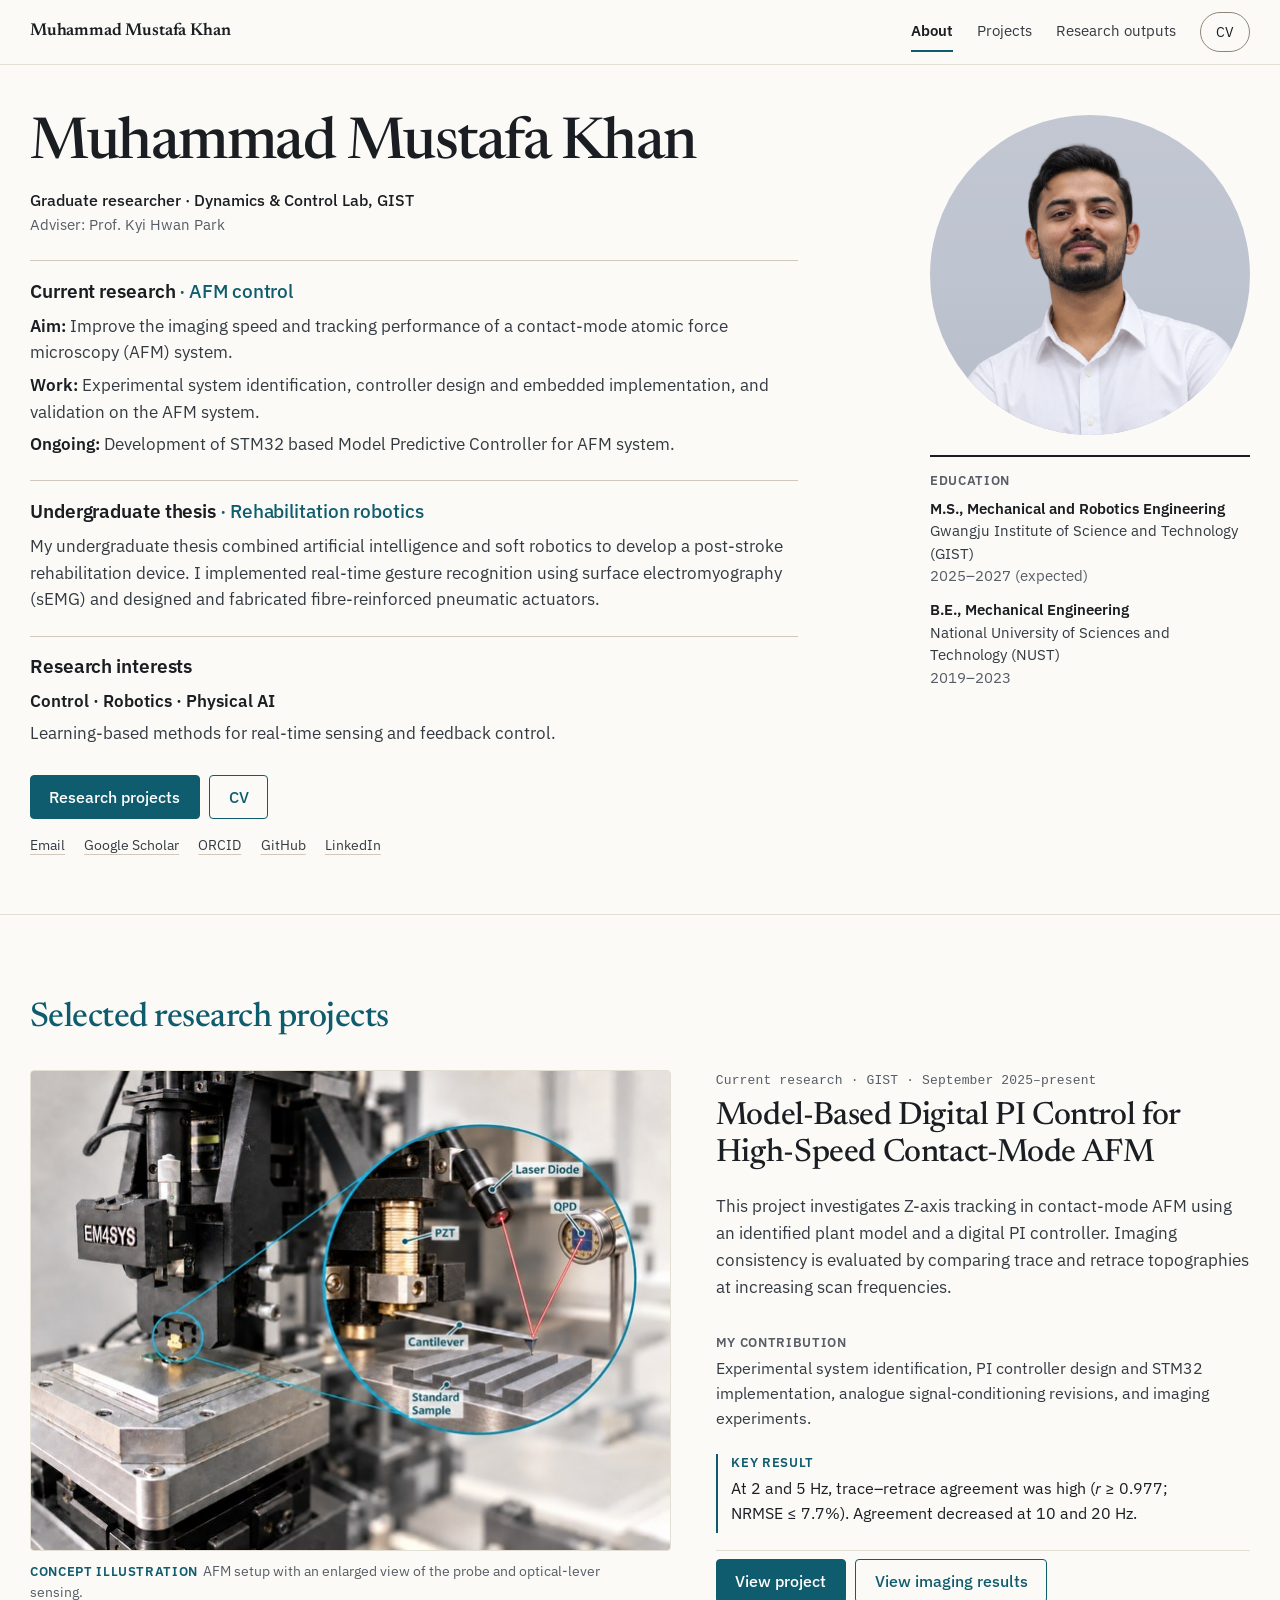
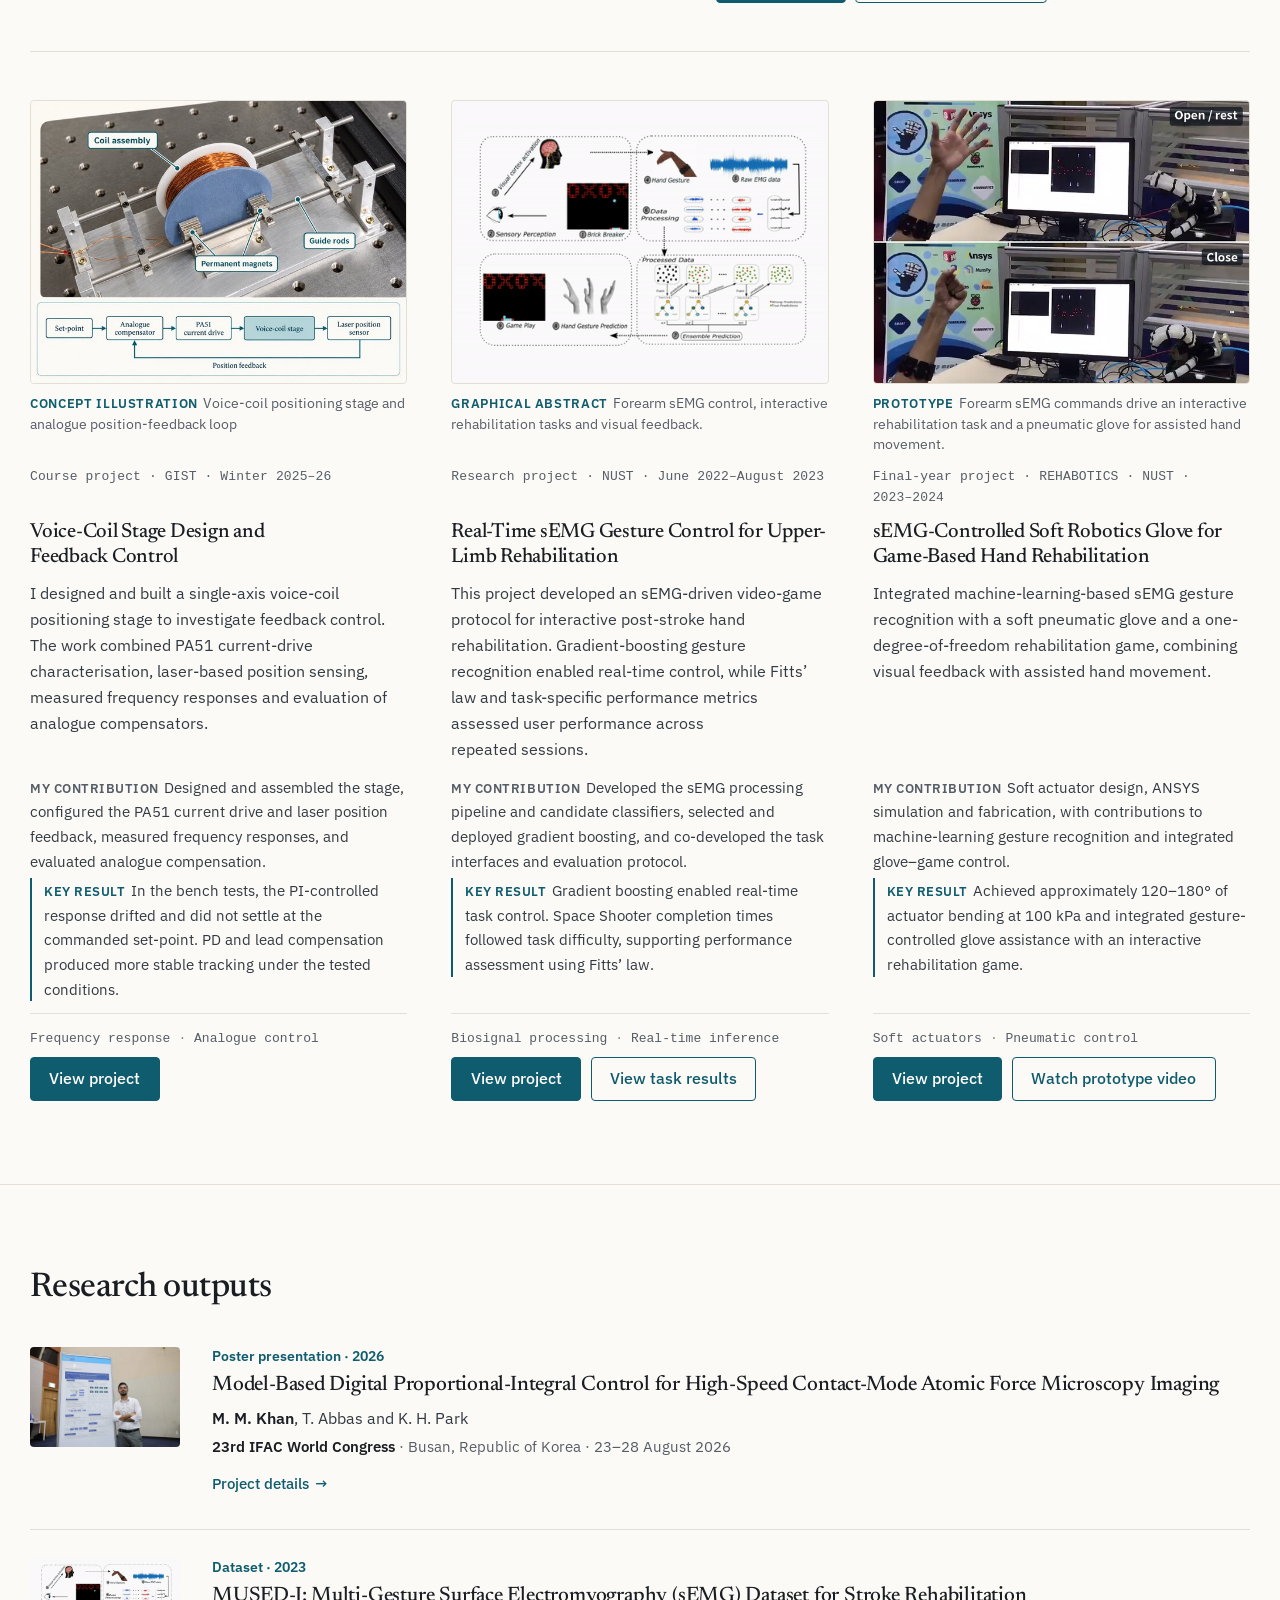
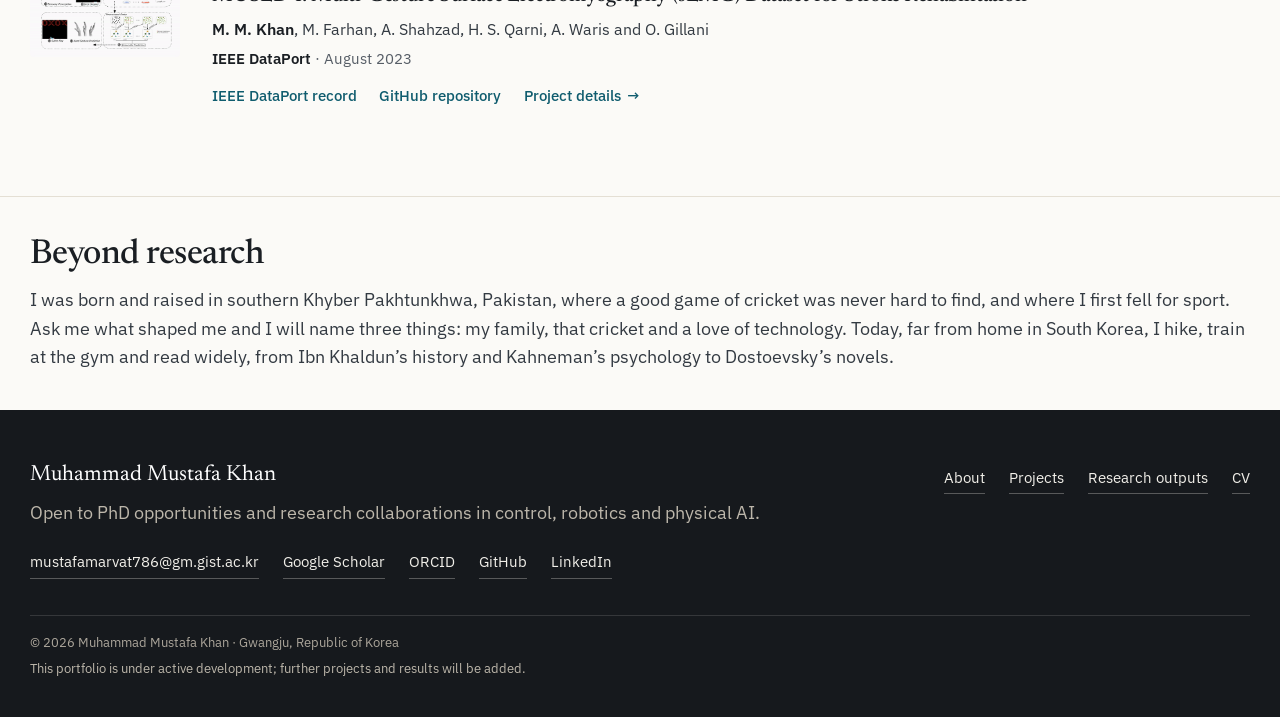
<file: index.html>
<!DOCTYPE html>
<html lang="en">
<head>
<meta charset="utf-8">
<meta name="viewport" content="width=device-width, initial-scale=1">
<meta name="color-scheme" content="light">
<meta name="theme-color" content="#fbfaf7">
<script>document.documentElement.className += ' js';</script>
<title>Muhammad Mustafa Khan — Robotics and Feedback Control</title>
<meta name="description" content="Graduate researcher · Dynamics &amp; Control Lab, GIST. Robotics, Systems &amp; Feedback Control.">
<meta name="author" content="Muhammad Mustafa Khan">
<link rel="canonical" href="https://mustafahan786.github.io/">
<meta property="og:type" content="profile">
<meta property="og:title" content="Muhammad Mustafa Khan | Research Portfolio">
<meta property="og:description" content="Graduate researcher · Dynamics &amp; Control Lab, GIST. Robotics, Systems &amp; Feedback Control.">
<meta property="og:url" content="https://mustafahan786.github.io/">
<meta property="og:image" content="https://mustafahan786.github.io/assets/img/og/home-portrait-v2-2026-10.jpg">
<meta property="og:image:type" content="image/jpeg">
<meta property="og:image:width" content="1200">
<meta property="og:image:height" content="630">
<meta property="og:image:alt" content="Muhammad Mustafa Khan — research portfolio in robotics and feedback control, with his selected portrait.">
<meta name="twitter:card" content="summary_large_image">
<meta name="twitter:title" content="Muhammad Mustafa Khan | Research Portfolio">
<meta name="twitter:description" content="Graduate researcher · Dynamics &amp; Control Lab, GIST. Robotics, Systems &amp; Feedback Control.">
<meta name="twitter:image" content="https://mustafahan786.github.io/assets/img/og/home-portrait-v2-2026-10.jpg">
<meta name="twitter:image:alt" content="Muhammad Mustafa Khan — research portfolio in robotics and feedback control, with his selected portrait.">
<link rel="icon" href="assets/favicon.svg" type="image/svg+xml">
<link rel="alternate icon" href="assets/favicon.png" sizes="32x32">
<link rel="preconnect" href="https://fonts.googleapis.com">
<link rel="preconnect" href="https://fonts.gstatic.com" crossorigin>
<link href="https://fonts.googleapis.com/css2?family=IBM+Plex+Sans:wght@400;500;600&family=Newsreader:opsz,wght@6..72,400;6..72,500;6..72,600&display=swap" rel="stylesheet">
<link rel="stylesheet" href="style.css?v=2026-10-03-nav">
<script type="application/ld+json">
{
  "@context": "https://schema.org",
  "@type": "Person",
  "name": "Muhammad Mustafa Khan",
  "url": "https://mustafahan786.github.io/",
  "email": "mailto:mustafamarvat786@gm.gist.ac.kr",
  "jobTitle": "Graduate Researcher",
  "affiliation": { "@type": "CollegeOrUniversity", "name": "Gwangju Institute of Science and Technology (GIST)" },
  "alumniOf": { "@type": "CollegeOrUniversity", "name": "National University of Sciences and Technology (NUST)" },
  "knowsAbout": ["Feedback control", "System identification", "Mechatronic system design", "Real-time embedded systems", "Atomic force microscopy", "Signal processing"],
  "identifier": "https://orcid.org/0009-0001-7310-5765",
  "sameAs": [
    "https://orcid.org/0009-0001-7310-5765",
    "https://scholar.google.com/citations?user=AgU49wwAAAAJ&hl=en",
    "https://www.linkedin.com/in/mustafa-khan-marwat/",
    "https://github.com/Mustafahan786"
  ]
}
</script>
</head>
<body>
<a class="skip" href="#main">Skip to content</a>

<header class="site-header">
  <div class="wrap header-inner">
    <a class="brand" href="index.html">Muhammad Mustafa Khan</a>
    <button class="nav-toggle" type="button" aria-expanded="false" aria-controls="site-nav">
      <span class="bars" aria-hidden="true"><span></span></span>Menu
    </button>
    <nav class="nav" id="site-nav" aria-label="Primary">
      <a href="#about">About</a>
      <a href="projects/index.html" data-section="work">Projects</a>
      <a href="#outputs">Research outputs</a>
      <a class="nav-cta" href="cv.html">CV</a>
    </nav>
  </div>
</header>

<main id="main">

  <!-- ================= ABOUT (opening section) ================= -->
  <section class="hero" id="about" aria-label="About">
    <div class="wrap hero-grid">

      <div class="hero-main">
        <div class="hero-id">
          <h1 class="hero-name">Muhammad Mustafa Khan</h1>
          <p class="hero-affil">
            <span class="affil-role">Graduate researcher &middot; <span class="nowrap">Dynamics &amp; Control Lab, GIST</span></span>
            <span class="affil-line">Adviser: Prof. Kyi Hwan Park</span>
          </p>
        </div>

        <!-- Research overview: three short blocks. Fuller accounts are on the project pages. -->
        <div class="overview" role="region" aria-labelledby="overview-title">
          <h2 class="sr-only" id="overview-title">Research overview</h2>

          <section class="ov-block" aria-labelledby="ov-current">
            <h3 class="ov-title" id="ov-current">Current research&nbsp;<span class="ov-topic">&middot;&nbsp;AFM control</span></h3>
            <dl class="ov-list">
              <div><dt>Aim:</dt> <dd>Improve the imaging speed and tracking performance of a contact-mode atomic force microscopy (AFM) system.</dd></div>
              <div><dt>Work:</dt> <dd>Experimental system identification, controller design and embedded implementation, and validation on the AFM system.</dd></div>
              <div><dt>Ongoing:</dt> <dd>Development of STM32 based Model Predictive Controller for AFM system.</dd></div>
            </dl>
          </section>

          <section class="ov-block" aria-labelledby="ov-thesis">
            <h3 class="ov-title" id="ov-thesis">Undergraduate thesis&nbsp;<span class="ov-topic">&middot;&nbsp;Rehabilitation robotics</span></h3>
            <p class="ov-text">My undergraduate thesis combined artificial intelligence and soft robotics to develop a post-stroke
              rehabilitation device. I implemented real-time gesture recognition using surface electromyography (sEMG) and
              designed and fabricated fibre-reinforced pneumatic actuators.</p>
          </section>

          <section class="ov-block" aria-labelledby="ov-interests">
            <h3 class="ov-title" id="ov-interests">Research interests</h3>
            <p class="ov-text"><strong class="ov-keys">Control &middot; Robotics &middot; Physical AI</strong></p>
            <p class="ov-text">Learning-based methods for real-time sensing and feedback control.</p>
          </section>
        </div>

        <div class="hero-nav">
          <div class="actions hero-actions">
            <a class="btn btn-primary" href="#work">Research projects</a>
            <a class="btn" href="cv.html">CV</a>
          </div>
          <ul class="hero-profiles" aria-label="Contact and academic profiles">
            <li><a href="mailto:mustafamarvat786@gm.gist.ac.kr">Email</a></li>
            <li><a href="https://scholar.google.com/citations?user=AgU49wwAAAAJ&amp;hl=en" rel="noopener">Google Scholar</a></li>
            <li><a href="https://orcid.org/0009-0001-7310-5765" rel="noopener">ORCID</a></li>
            <li><a href="https://github.com/Mustafahan786" rel="noopener">GitHub</a></li>
            <li><a href="https://www.linkedin.com/in/mustafa-khan-marwat/" rel="noopener">LinkedIn</a></li>
          </ul>
        </div>
      </div>

      <div class="hero-side">
        <figure class="hero-figure">
          <div class="portrait-frame">
            <img class="hero-portrait" src="assets/img/about/portrait-selected-transparent-1254.png"
                 width="1254" height="1254" decoding="async" fetchpriority="high"
                 alt="Portrait of Muhammad Mustafa Khan.">
          </div>
        </figure>

        <div class="hero-facts">
          <div class="fact">
            <h2 class="fact-label">Education</h2>
            <ul class="fact-list">
              <li><strong class="fact-degree">M.S., Mechanical and Robotics Engineering</strong>
                <span class="fact-inst">Gwangju Institute of Science and Technology (GIST)</span>
                <span class="fact-date">2025–2027 (expected)</span></li>
              <li><strong class="fact-degree">B.E., Mechanical Engineering</strong>
                <span class="fact-inst">National University of Sciences and Technology (NUST)</span>
                <span class="fact-date">2019–2023</span></li>
            </ul>
          </div>
        </div>
      </div>

    </div>
  </section>

  <!-- ================= SELECTED WORK ================= -->
  <section class="section section-line" id="work" aria-labelledby="work-title">
    <div class="wrap">
      <div class="section-head head-row work-head">
        <h2 id="work-title"><a href="projects/index.html">Selected research projects</a></h2>
      </div>

      <!-- ---------- featured ----------
           DOM order = reading order on phones: title block, cover and caption, summary, contribution, result, actions.
           From 900px the caption and the actions share the bottom grid row (subgrid), centred on each other. -->
      <article class="work-feature" aria-labelledby="afm-feature-title">
        <div class="wf-head">
          <p class="pcard-meta">Current research&nbsp;&middot; GIST&nbsp;&middot; <span class="nowrap">September 2025&ndash;present</span></p>
          <h3 class="pcard-title" id="afm-feature-title"><a href="projects/afm-high-speed-control.html">Model-Based Digital PI Control for High-Speed Contact-Mode AFM</a></h3>
        </div>

        <figure class="cover cover-4x3 wf-cover">
          <div class="cover-frame has-overlay">
            <img src="assets/img/concepts/afm-concept-v6-1280.jpg"
                 srcset="assets/img/concepts/afm-concept-v6-640.jpg 640w, assets/img/concepts/afm-concept-v6-1280.jpg 1280w"
                 sizes="(min-width: 1280px) 640px, (min-width: 900px) 50vw, 92vw" width="1280" height="960" decoding="async"
                 alt="AFM instrument with a circular enlarged illustration identifying the PZT actuator, laser diode, quadrant photodiode, cantilever and standard sample.">
            <a class="cover-overlay" href="projects/afm-high-speed-control.html" tabindex="-1" aria-hidden="true"></a>
          </div>
          <figcaption><span class="tag tag-concept">Concept illustration</span> AFM setup with an enlarged view of the probe and optical-lever sensing.</figcaption>
        </figure>

        <div class="wf-body">
          <div class="wf-info">
          <p class="wf-summary">
            This project investigates Z-axis tracking in contact-mode AFM using an identified plant model and a
            digital PI controller. Imaging consistency is evaluated by comparing trace and retrace topographies at
            increasing scan frequencies.
          </p>
          <dl class="wf-facts">
            <div>
              <dt>My contribution</dt>
              <dd>Experimental system identification, PI controller design and STM32 implementation, analogue
                signal-conditioning revisions, and imaging experiments.</dd>
            </div>
            <div class="wf-result">
              <dt>Key result</dt>
              <dd>At 2 and 5&nbsp;Hz, trace&ndash;retrace agreement was high (<i>r</i>&nbsp;&ge;&nbsp;0.977;
                NRMSE&nbsp;&le;&nbsp;7.7%). Agreement decreased at 10 and 20&nbsp;Hz.</dd>
            </div>
          </dl>
          </div>
          <ul class="wf-actions">
            <li><a class="btn btn-primary" href="projects/afm-high-speed-control.html">View project</a></li>
            <li><a class="btn" href="projects/afm-high-speed-control.html#results">View imaging results</a></li>
          </ul>
        </div>
      </article>

      <!-- ---------- three secondary projects ---------- -->
      <div class="work-grid-3">

        <article class="pcard">
          <figure class="cover cover-4x3">
            <div class="cover-frame has-overlay">
              <img src="assets/img/vca/vca-concept-figure-640.jpg"
                   srcset="assets/img/vca/vca-concept-figure-640.jpg 640w, assets/img/vca/vca-concept-figure-960.jpg 960w, assets/img/vca/vca-concept-figure-1448.jpg 1448w"
                   sizes="(min-width: 1310px) 380px, (min-width: 1100px) 30vw, (min-width: 700px) 46vw, 92vw" width="640" height="480" loading="lazy" decoding="async"
                   alt="Concept illustration of the voice-coil positioning stage; not experimental evidence. Labels identify the coil assembly, two permanent-magnet locations and the guide rods. Below, a simplified analogue feedback path runs from the set-point through the analogue compensator, the PA51 current drive and the voice-coil stage to the laser position sensor, whose position feedback returns to the compensator.">
              <a class="cover-overlay" href="projects/voice-coil-actuator.html" tabindex="-1" aria-hidden="true"></a>
            </div>
            <figcaption><span class="tag tag-concept">Concept illustration</span> Voice-coil positioning stage and analogue position-feedback loop</figcaption>
          </figure>
          <p class="pcard-meta">Course project&nbsp;&middot; GIST&nbsp;&middot; <span class="nowrap">Winter 2025&ndash;26</span></p>
          <h3 class="pcard-title"><a href="projects/voice-coil-actuator.html">Voice-Coil Stage Design and Feedback&nbsp;Control</a></h3>
          <p class="pcard-lede">
            I designed and built a single-axis voice-coil positioning stage to investigate feedback control. The
            work combined PA51 current-drive characterisation, laser-based position sensing, measured frequency
            responses and evaluation of analogue compensators.
          </p>
          <div class="pcard-facts">
            <p><b>My contribution</b>Designed and assembled the stage, configured the PA51 current drive and laser position
              feedback, measured frequency responses, and evaluated analogue compensation.</p>
            <p class="index-result"><b>Key result</b>In the bench tests, the PI-controlled response drifted and did not settle at the commanded set-point. PD and lead compensation produced more stable tracking under the tested conditions.</p>
          </div>
          <div class="pcard-foot">
            <ul class="pcard-methods"><li>Frequency response</li><li>Analogue control</li></ul>
            <ul class="pcard-links">
              <li><a class="btn btn-primary" href="projects/voice-coil-actuator.html">View project</a></li>
            </ul>
          </div>
        </article>

        <article class="pcard">
          <figure class="cover cover-4x3 cover-ga-still">
            <div class="cover-frame has-overlay">
              <img src="assets/img/semg/semg-graphical-abstract-poster.png" width="466" height="307" loading="lazy" decoding="async"
                   alt="Graphical abstract of the control loop: the participant watches a Brick Breaker game and makes a hand gesture; forearm sEMG is processed, an ensemble of decision trees predicts the gesture, and the prediction moves the paddle.">
              <a class="cover-overlay" href="projects/semg-rehabilitation-interface.html" tabindex="-1" aria-hidden="true"></a>
            </div>
            <figcaption><span class="tag">Graphical abstract</span> Forearm sEMG control, interactive rehabilitation tasks and visual feedback.</figcaption>
          </figure>
          <p class="pcard-meta">Research project&nbsp;&middot; NUST&nbsp;&middot; <span class="nowrap">June 2022&ndash;August 2023</span></p>
          <h3 class="pcard-title"><a href="projects/semg-rehabilitation-interface.html">Real-Time sEMG Gesture Control for Upper-Limb Rehabilitation</a></h3>
          <p class="pcard-lede">
            This project developed an sEMG-driven <span class="nowrap">video-game</span> protocol for interactive
            post-stroke hand rehabilitation. Gradient-boosting gesture recognition enabled real-time control, while
            Fitts&rsquo; law and task-specific performance metrics assessed user performance across repeated&nbsp;sessions.
          </p>
          <div class="pcard-facts">
            <p><b>My contribution</b>Developed the sEMG processing pipeline and candidate classifiers, selected and deployed
              gradient boosting, and co-developed the task interfaces and evaluation protocol.</p>
            <p class="index-result"><b>Key result</b>Gradient boosting enabled real-time task control. Space Shooter completion
              times followed task difficulty, supporting performance assessment using Fitts&rsquo; law.</p>
          </div>
          <div class="pcard-foot">
            <ul class="pcard-methods"><li>Biosignal processing</li><li>Real-time inference</li></ul>
            <ul class="pcard-links">
              <li><a class="btn btn-primary" href="projects/semg-rehabilitation-interface.html">View project</a></li>
              <li><a class="btn" href="projects/semg-rehabilitation-interface.html#results">View task results</a></li>
            </ul>
          </div>
        </article>

        <article class="pcard">
          <figure class="cover cover-4x3">
            <div class="cover-frame has-overlay">
              <img src="assets/img/glove/glove-prototype-card-640.jpg"
                   srcset="assets/img/glove/glove-prototype-card-640.jpg 640w, assets/img/glove/glove-prototype-card-960.jpg 960w"
                   sizes="(min-width: 1310px) 380px, (min-width: 1100px) 30vw, (min-width: 700px) 46vw, 92vw" width="640" height="480" loading="lazy" decoding="async"
                   alt="Two frames from the prototype recording, stacked. Above, labelled Open / rest: a forearm wearing the Myo armband is raised with the hand open, a game runs on the monitor, and the white soft glove mounted on the hardware enclosure at the right is relaxed. Below, labelled Close: the same forearm makes a fist and the glove's actuators are curled.">
              <a class="cover-overlay" href="projects/soft-robotic-glove.html" tabindex="-1" aria-hidden="true"></a>
            </div>
            <figcaption><span class="tag">Prototype</span> Forearm sEMG commands drive an interactive rehabilitation task and a pneumatic glove for assisted hand movement.</figcaption>
          </figure>
          <p class="pcard-meta">Final-year project&nbsp;&middot; REHABOTICS&nbsp;&middot; NUST&nbsp;&middot; <span class="nowrap">2023&ndash;2024</span></p>
          <h3 class="pcard-title"><a href="projects/soft-robotic-glove.html">sEMG-Controlled Soft Robotics Glove for <span class="nowrap">Game-Based</span> Hand Rehabilitation</a></h3>
          <p class="pcard-lede">
            Integrated machine-learning-based sEMG gesture recognition with a soft pneumatic glove and a
            one-degree-of-freedom rehabilitation game, combining visual feedback with assisted hand movement.
          </p>
          <div class="pcard-facts">
            <p><b>My contribution</b>Soft actuator design, ANSYS simulation and fabrication, with contributions to machine-learning
              gesture recognition and integrated glove&ndash;game control.</p>
            <p class="index-result"><b>Key result</b>Achieved approximately 120&ndash;180&deg; of actuator bending at
              100&nbsp;kPa and integrated gesture-controlled glove assistance with an interactive rehabilitation game.</p>
          </div>
          <div class="pcard-foot">
            <ul class="pcard-methods"><li>Soft actuators</li><li>Pneumatic control</li></ul>
            <ul class="pcard-links">
              <li><a class="btn btn-primary" href="projects/soft-robotic-glove.html">View project</a></li>
              <li><a class="btn" href="projects/soft-robotic-glove.html#prototype-video">Watch prototype video</a></li>
            </ul>
          </div>
        </article>

      </div>

    </div>
  </section>

  <!-- ================= RESEARCH OUTPUTS ================= -->
  <!-- Each entry: type and year, title, authors, venue and date, links. Newest first. -->
  <section class="section section-line" id="outputs" aria-labelledby="outputs-title">
    <div class="wrap">
      <div class="section-head">
        <h2 id="outputs-title">Research outputs</h2>
      </div>

      <div class="outputs">
        <article class="output">
          <figure class="output-thumb">
            <img src="assets/img/outputs/ifac-poster-presentation-720.jpg" width="720" height="480" loading="lazy" decoding="async"
                 alt="Muhammad Mustafa Khan beside the AFM control poster at the IFAC World Congress in Busan.">
          </figure>
          <div class="output-body">
            <p class="output-type">Poster presentation &middot; 2026</p>
            <h3 class="output-title">Model-Based Digital Proportional-Integral Control for High-Speed Contact-Mode Atomic Force Microscopy Imaging</h3>
            <p class="output-authors"><strong class="self">M.&nbsp;M.&nbsp;Khan</strong>, T.&nbsp;Abbas and K.&nbsp;H.&nbsp;Park</p>
            <p class="output-venue"><span class="venue-name">23rd IFAC World Congress</span>&nbsp;&middot; Busan, Republic of Korea&nbsp;&middot; <span class="nowrap">23&ndash;28 August 2026</span></p>
            <ul class="output-links">
              <li><a class="link-arrow" href="projects/afm-high-speed-control.html">Project details</a></li>
            </ul>
          </div>
        </article>

        <article class="output">
          <figure class="output-thumb">
            <img src="assets/img/semg/semg-graphical-abstract-poster.png" width="466" height="307" loading="lazy" decoding="async"
                 alt="Graphical abstract of the sEMG gesture-control project that produced the dataset.">
          </figure>
          <div class="output-body">
            <p class="output-type">Dataset &middot; 2023</p>
            <h3 class="output-title">MUSED-I: Multi-Gesture Surface Electromyography (sEMG) Dataset for Stroke Rehabilitation</h3>
            <p class="output-authors"><strong class="self">M.&nbsp;M.&nbsp;Khan</strong>, M.&nbsp;Farhan, A.&nbsp;Shahzad, H.&nbsp;S.&nbsp;Qarni, A.&nbsp;Waris and O.&nbsp;Gillani</p>
            <p class="output-venue"><span class="venue-name">IEEE DataPort</span>&nbsp;&middot; August 2023</p>
            <ul class="output-links">
              <li><a href="https://ieee-dataport.org/documents/mused-i-multi-gesture-surface-electromyography-semg-dataset-stroke-rehabilitation" rel="noopener">IEEE DataPort record</a></li>
              <li><a href="https://github.com/Mustafahan786/MUSED-1" rel="noopener">GitHub repository</a></li>
              <li><a class="link-arrow" href="projects/semg-rehabilitation-interface.html">Project details</a></li>
            </ul>
          </div>
        </article>
      </div>
    </div>
  </section>
  <section class="personal-note section-line" id="beyond-research" aria-labelledby="beyond-research-title">
    <div class="wrap">
      <h2 id="beyond-research-title">Beyond research</h2>
      <p>I was born and raised in southern Khyber Pakhtunkhwa, Pakistan, where a good game of cricket was never
        hard to find, and where I first fell for sport. Ask me what shaped me and I will name three things: my family,
        that cricket and a love of technology. Today, far from home in South&nbsp;Korea, I hike, train at the gym and
        read widely, from Ibn&nbsp;Khaldun&rsquo;s history and Kahneman&rsquo;s psychology to Dostoevsky&rsquo;s novels.</p>
    </div>
  </section>
</main>

<footer class="site-footer">
  <div class="wrap footer-grid">
    <div>
      <p class="footer-name">Muhammad Mustafa Khan</p>
      <p class="footer-statement">Open to PhD opportunities and research collaborations in control, robotics and physical AI.</p>
      <ul class="footer-links">
        <li><a href="mailto:mustafamarvat786@gm.gist.ac.kr">mustafamarvat786@gm.gist.ac.kr</a></li>
        <li><a href="https://scholar.google.com/citations?user=AgU49wwAAAAJ&amp;hl=en" rel="noopener">Google Scholar</a></li>
        <li><a href="https://orcid.org/0009-0001-7310-5765" rel="noopener">ORCID</a></li>
        <li><a href="https://github.com/Mustafahan786" rel="noopener">GitHub</a></li>
        <li><a href="https://www.linkedin.com/in/mustafa-khan-marwat/" rel="noopener">LinkedIn</a></li>
      </ul>
    </div>
    <nav aria-label="Footer">
      <ul class="footer-nav">
        <li><a href="#about">About</a></li>
        <li><a href="projects/index.html">Projects</a></li>
        <li><a href="#outputs">Research outputs</a></li>
        <li><a href="cv.html">CV</a></li>
      </ul>
    </nav>
  </div>
  <div class="wrap footer-bottom">
    <p class="footer-meta">© <span id="year">2026</span> Muhammad Mustafa Khan · Gwangju, Republic of Korea</p>
    <p class="footer-status">This portfolio is under active development; further projects and results will be added.</p>
  </div>
</footer>
<script src="script.js?v=2026-10-03-nav" defer></script>
</body>
</html>
</file>
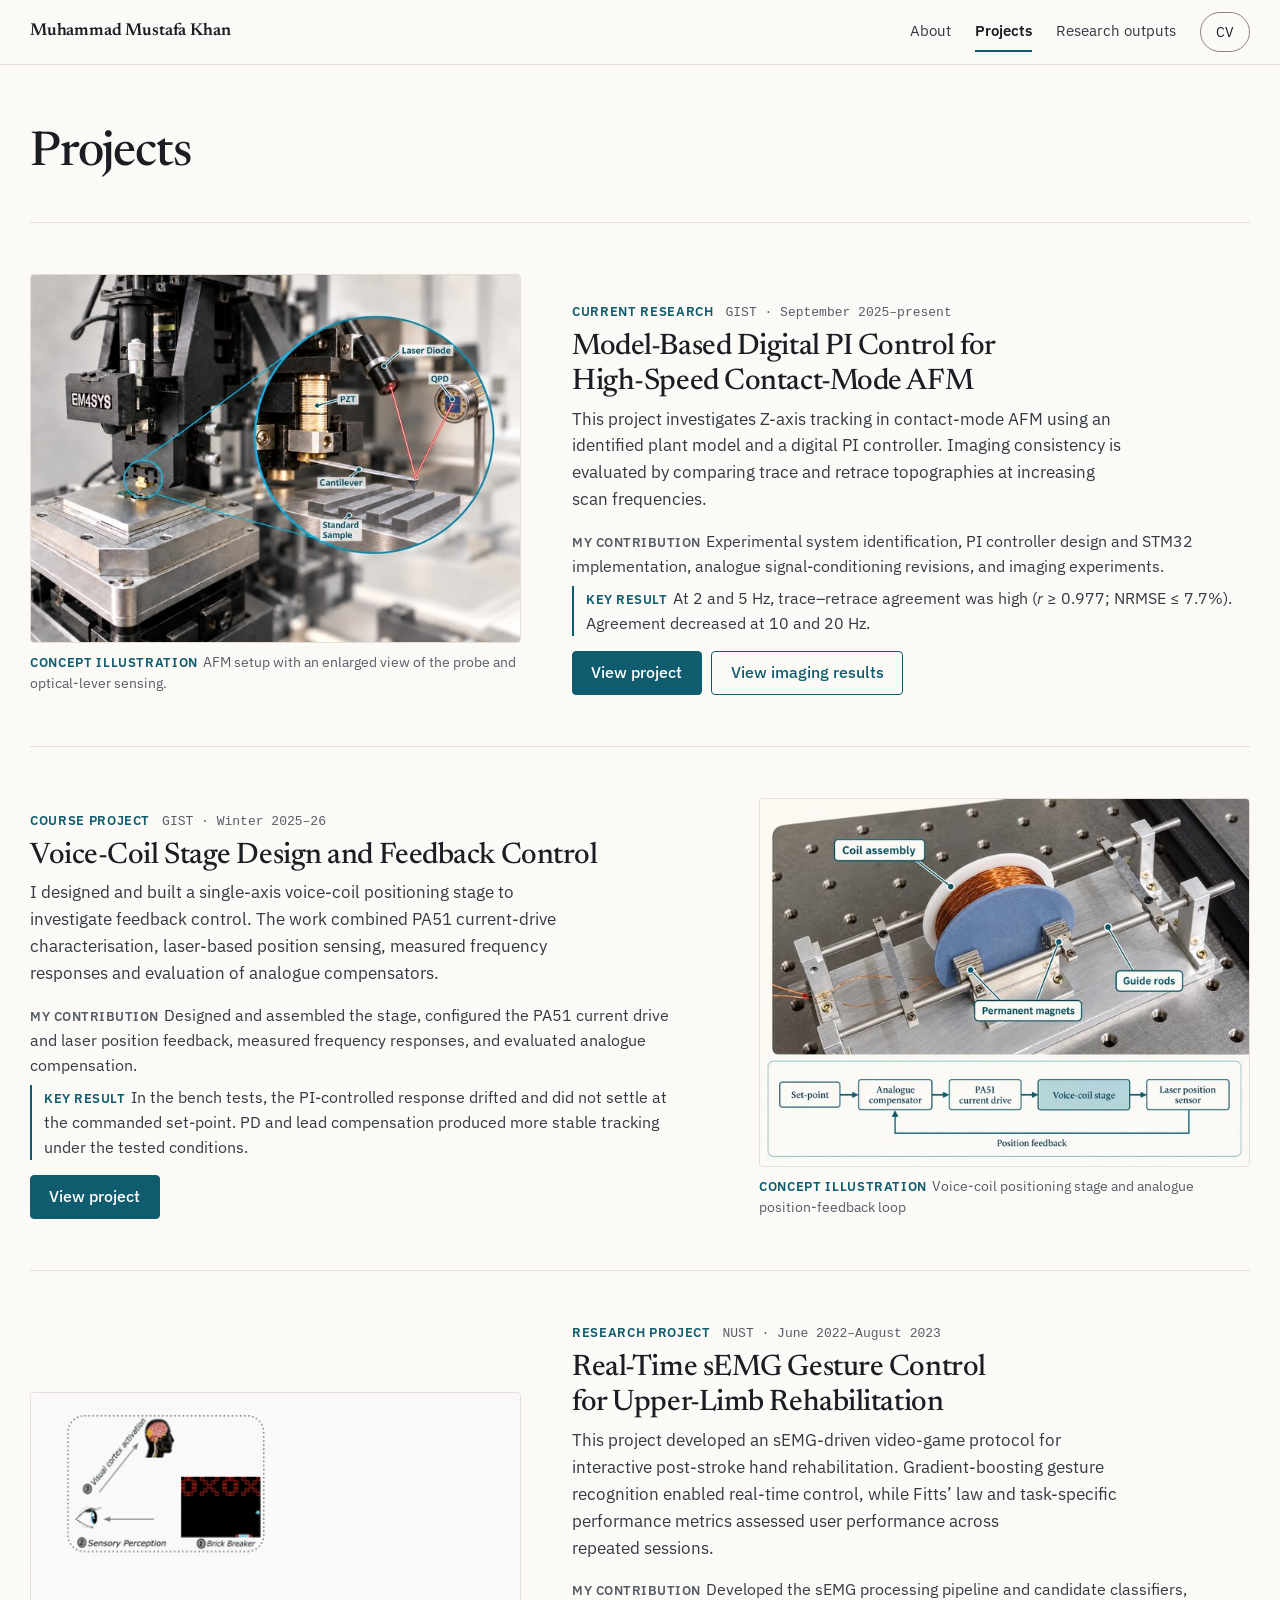
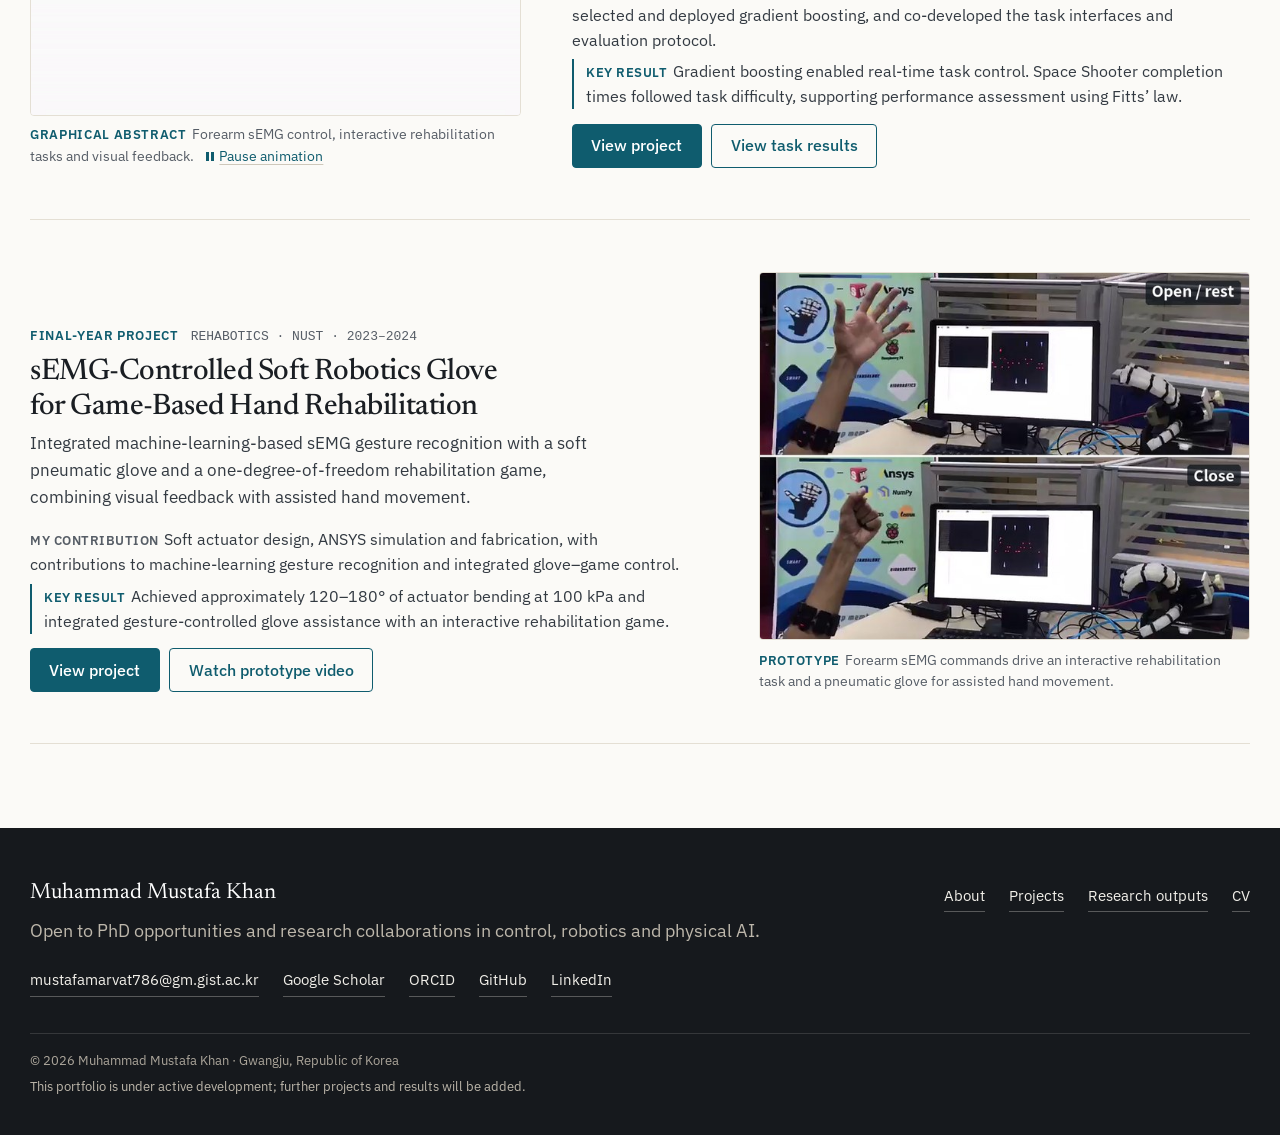
<file: projects/index.html>
<!DOCTYPE html>
<html lang="en">
<head>
<meta charset="utf-8">
<meta name="viewport" content="width=device-width, initial-scale=1">
<meta name="color-scheme" content="light">
<meta name="theme-color" content="#fbfaf7">
<script>document.documentElement.className += ' js';</script>
<title>Projects — Muhammad Mustafa Khan</title>
<meta name="description" content="Research and engineering projects in system identification, feedback control, biosignal sensing, embedded implementation and soft robotics, at GIST and NUST.">
<link rel="canonical" href="https://mustafahan786.github.io/projects/">
<meta property="og:type" content="website">
<meta property="og:title" content="Projects — Muhammad Mustafa Khan">
<meta property="og:description" content="Research and engineering projects in system identification, feedback control, biosignal sensing, embedded implementation and soft robotics.">
<meta property="og:url" content="https://mustafahan786.github.io/projects/">
<meta property="og:image" content="https://mustafahan786.github.io/assets/img/og/projects-four.jpg">
<meta property="og:image:alt" content="Selected work — control, sensing and mechatronic systems">
<meta name="twitter:card" content="summary_large_image">
<link rel="icon" href="../assets/favicon.svg" type="image/svg+xml">
<link rel="alternate icon" href="../assets/favicon.png" sizes="32x32">
<link rel="preconnect" href="https://fonts.googleapis.com">
<link rel="preconnect" href="https://fonts.gstatic.com" crossorigin>
<link href="https://fonts.googleapis.com/css2?family=IBM+Plex+Sans:wght@400;500;600&family=Newsreader:opsz,wght@6..72,400;6..72,500;6..72,600&display=swap" rel="stylesheet">
<link rel="stylesheet" href="../style.css?v=2026-10-03-nav">
</head>
<body>
<a class="skip" href="#main">Skip to content</a>

<header class="site-header">
  <div class="wrap header-inner">
    <a class="brand" href="../index.html">Muhammad Mustafa Khan</a>
    <button class="nav-toggle" type="button" aria-expanded="false" aria-controls="site-nav">
      <span class="bars" aria-hidden="true"><span></span></span>Menu
    </button>
    <nav class="nav" id="site-nav" aria-label="Primary">
      <a href="../index.html#about">About</a>
      <a href="index.html" aria-current="page">Projects</a>
      <a href="../index.html#outputs">Research outputs</a>
      <a class="nav-cta" href="../cv.html">CV</a>
    </nav>
  </div>
</header>

<main id="main">
  <section class="page-head">
    <div class="wrap">
      <h1>Projects</h1>
    </div>
  </section>

  <section class="section" style="padding-top:0">
    <div class="wrap">
      <div class="index-list">

        <!-- ===== AFM ===== -->
        <article class="index-entry has-caption-row">
          <figure class="cover cover-4x3">
            <div class="cover-frame has-overlay">
              <img src="../assets/img/concepts/afm-concept-v6-640.jpg"
                   srcset="../assets/img/concepts/afm-concept-v6-640.jpg 640w, ../assets/img/concepts/afm-concept-v6-1280.jpg 1280w"
                   sizes="(min-width: 1280px) 490px, (min-width: 880px) 38vw, 92vw" width="640" height="480" decoding="async"
                   alt="AFM instrument with a circular enlarged illustration identifying the PZT actuator, laser diode, quadrant photodiode, cantilever and standard sample.">
              <a class="cover-overlay" href="afm-high-speed-control.html" tabindex="-1" aria-hidden="true"></a>
            </div>
            <figcaption><span class="tag tag-concept">Concept illustration</span> AFM setup with an enlarged view of the probe and optical-lever sensing.</figcaption>
          </figure>
          <div class="index-body">
            <div class="index-main">
            <p class="index-cat">
              <span class="cat">Current research</span>
              <span class="where">GIST&nbsp;&middot; <span class="nowrap">September 2025&ndash;present</span></span>
            </p>
            <h2><a href="afm-high-speed-control.html">Model-Based Digital PI Control for High-Speed Contact-Mode AFM</a></h2>
            <p class="index-sub">This project investigates Z-axis tracking in contact-mode AFM using an identified plant model and a
              digital PI controller. Imaging consistency is evaluated by comparing trace and retrace topographies at
              increasing scan frequencies.</p>
            <div class="index-facts">
              <p><b>My contribution</b>Experimental system identification, PI controller design and STM32 implementation, analogue
                signal-conditioning revisions, and imaging experiments.</p>
              <p class="index-result"><b>Key result</b>At 2 and 5&nbsp;Hz, trace&ndash;retrace agreement was high (<i>r</i>&nbsp;&ge;&nbsp;0.977;
                NRMSE&nbsp;&le;&nbsp;7.7%). Agreement decreased at 10 and 20&nbsp;Hz.</p>
            </div>
            </div>
            <ul class="index-links">
              <li><a class="btn btn-primary" href="afm-high-speed-control.html">View project</a></li>
              <li><a class="btn" href="afm-high-speed-control.html#results">View imaging results</a></li>
            </ul>
          </div>
        </article>

        <!-- ===== Voice coil ===== -->
        <article class="index-entry is-flipped has-caption-row">
          <figure class="cover cover-4x3">
            <div class="cover-frame has-overlay">
              <img src="../assets/img/vca/vca-concept-figure-640.jpg"
                   srcset="../assets/img/vca/vca-concept-figure-640.jpg 640w, ../assets/img/vca/vca-concept-figure-960.jpg 960w, ../assets/img/vca/vca-concept-figure-1448.jpg 1448w"
                   sizes="(min-width: 1280px) 490px, (min-width: 880px) 38vw, 92vw" width="640" height="480" loading="lazy" decoding="async"
                   alt="Concept illustration of the voice-coil positioning stage; not experimental evidence. Labels identify the coil assembly, two permanent-magnet locations and the guide rods. Below, a simplified analogue feedback path runs from the set-point through the analogue compensator, the PA51 current drive and the voice-coil stage to the laser position sensor, whose position feedback returns to the compensator.">
              <a class="cover-overlay" href="voice-coil-actuator.html" tabindex="-1" aria-hidden="true"></a>
            </div>
            <figcaption><span class="tag tag-concept">Concept illustration</span> Voice-coil positioning stage and analogue position-feedback loop</figcaption>
          </figure>
          <div class="index-body">
            <div class="index-main">
            <p class="index-cat">
              <span class="cat">Course project</span>
              <span class="where">GIST&nbsp;&middot; <span class="nowrap">Winter 2025&ndash;26</span></span>
            </p>
            <h2><a href="voice-coil-actuator.html">Voice-Coil Stage Design and Feedback Control</a></h2>
            <p class="index-sub">I designed and built a single-axis voice-coil positioning stage to investigate feedback control. The
              work combined PA51 current-drive characterisation, laser-based position sensing, measured frequency responses
              and evaluation of analogue compensators.</p>
            <div class="index-facts">
              <p><b>My contribution</b>Designed and assembled the stage, configured the PA51 current drive and laser position
                feedback, measured frequency responses, and evaluated analogue compensation.</p>
              <p class="index-result"><b>Key result</b>In the bench tests, the PI-controlled response drifted and did not settle at
                the commanded set-point. PD and lead compensation produced more stable tracking under the tested conditions.</p>
            </div>
            </div>
            <ul class="index-links">
              <li><a class="btn btn-primary" href="voice-coil-actuator.html">View project</a></li>
            </ul>
          </div>
        </article>

        <!-- ===== sEMG ===== -->
        <article class="index-entry has-caption-row" id="semg-project">
          <figure class="cover cover-ga">
            <div class="cover-frame has-overlay" data-gif="../assets/img/semg/semg-graphical-abstract-banner.gif" data-poster="../assets/img/semg/semg-graphical-abstract-poster.png">
              <picture>
                <source media="(prefers-reduced-motion: reduce)" srcset="../assets/img/semg/semg-graphical-abstract-poster.png" width="466" height="307">
                <img src="../assets/img/semg/semg-graphical-abstract-banner.gif" width="466" height="307" decoding="async"
                     alt="Animated graphical abstract of the control loop: the participant watches a Brick Breaker game and makes a hand gesture; forearm sEMG is processed and an ensemble of decision trees predicts the gesture, which moves the paddle, and the result on screen guides the next gesture.">
              </picture>
              <a class="cover-overlay" href="semg-rehabilitation-interface.html" tabindex="-1" aria-hidden="true"></a>
            </div>
            <figcaption><span class="tag">Graphical abstract</span> Forearm sEMG control, interactive rehabilitation tasks and visual feedback. <button class="ga-toggle" type="button" data-gif-toggle hidden><span class="ga-icon" aria-hidden="true"></span><span class="ga-label">Pause animation</span></button></figcaption>
          </figure>
          <div class="index-body">
            <div class="index-main">
            <p class="index-cat">
              <span class="cat">Research project</span>
              <span class="where">NUST&nbsp;&middot; <span class="nowrap">June 2022&ndash;August 2023</span></span>
            </p>
            <h2><a href="semg-rehabilitation-interface.html">Real-Time sEMG Gesture Control for Upper-Limb Rehabilitation</a></h2>
            <p class="index-sub">This project developed an sEMG-driven <span class="nowrap">video-game</span> protocol for
              interactive post-stroke hand rehabilitation. Gradient-boosting gesture recognition enabled real-time control,
              while Fitts&rsquo; law and task-specific performance metrics assessed user performance across repeated&nbsp;sessions.</p>
            <div class="index-facts">
              <p><b>My contribution</b>Developed the sEMG processing pipeline and candidate classifiers, selected and deployed gradient boosting, and co-developed the task interfaces and evaluation protocol.</p>
              <p class="index-result"><b>Key result</b>Gradient boosting enabled real-time task control. Space Shooter completion times followed task difficulty, supporting performance assessment using Fitts&rsquo; law.</p>
            </div>
            </div>
            <ul class="index-links">
              <li><a class="btn btn-primary" href="semg-rehabilitation-interface.html">View project</a></li>
              <li><a class="btn" href="semg-rehabilitation-interface.html#results">View task results</a></li>
            </ul>
          </div>
        </article>

        <!-- ===== Glove ===== -->
        <article class="index-entry is-flipped has-caption-row" id="glove-project">
          <figure class="cover cover-4x3">
            <div class="cover-frame has-overlay">
              <img src="../assets/img/glove/glove-prototype-card-640.jpg"
                   srcset="../assets/img/glove/glove-prototype-card-640.jpg 640w, ../assets/img/glove/glove-prototype-card-960.jpg 960w"
                   sizes="(min-width: 1280px) 490px, (min-width: 880px) 38vw, 92vw" width="640" height="480" loading="lazy" decoding="async"
                   alt="Two frames from the prototype recording, stacked. Above, labelled Open / rest: a forearm wearing the Myo armband is raised with the hand open, a game runs on the monitor, and the white soft glove mounted on the hardware enclosure at the right is relaxed. Below, labelled Close: the same forearm makes a fist and the glove's actuators are curled.">
              <a class="cover-overlay" href="soft-robotic-glove.html" tabindex="-1" aria-hidden="true"></a>
            </div>
            <figcaption><span class="tag">Prototype</span> Forearm sEMG commands drive an interactive rehabilitation task and a pneumatic glove for assisted hand movement.</figcaption>
          </figure>
          <div class="index-body">
            <div class="index-main">
            <p class="index-cat">
              <span class="cat">Final-year project</span>
              <span class="where">REHABOTICS&nbsp;&middot; NUST&nbsp;&middot; <span class="nowrap">2023&ndash;2024</span></span>
            </p>
            <h2><a href="soft-robotic-glove.html">sEMG-Controlled Soft Robotics Glove for <span class="nowrap">Game-Based</span> Hand Rehabilitation</a></h2>
            <p class="index-sub">Integrated machine-learning-based sEMG gesture recognition with a soft pneumatic glove and a
              one-degree-of-freedom rehabilitation game, combining visual feedback with assisted hand movement.</p>
            <div class="index-facts">
              <p><b>My contribution</b>Soft actuator design, ANSYS simulation and fabrication, with contributions to
                machine-learning gesture recognition and integrated glove&ndash;game control.</p>
              <p class="index-result"><b>Key result</b>Achieved approximately 120&ndash;180&deg; of actuator bending at 100&nbsp;kPa
                and integrated gesture-controlled glove assistance with an interactive rehabilitation game.</p>
            </div>
            </div>
            <ul class="index-links">
              <li><a class="btn btn-primary" href="soft-robotic-glove.html">View project</a></li>
              <li><a class="btn" href="soft-robotic-glove.html#prototype-video">Watch prototype video</a></li>
            </ul>
          </div>
        </article>

      </div>
    </div>
  </section>
</main>

<footer class="site-footer">
  <div class="wrap footer-grid">
    <div>
      <p class="footer-name">Muhammad Mustafa Khan</p>
      <p class="footer-statement">Open to PhD opportunities and research collaborations in control, robotics and physical AI.</p>
      <ul class="footer-links">
        <li><a href="mailto:mustafamarvat786@gm.gist.ac.kr">mustafamarvat786@gm.gist.ac.kr</a></li>
        <li><a href="https://scholar.google.com/citations?user=AgU49wwAAAAJ&amp;hl=en" rel="noopener">Google Scholar</a></li>
        <li><a href="https://orcid.org/0009-0001-7310-5765" rel="noopener">ORCID</a></li>
        <li><a href="https://github.com/Mustafahan786" rel="noopener">GitHub</a></li>
        <li><a href="https://www.linkedin.com/in/mustafa-khan-marwat/" rel="noopener">LinkedIn</a></li>
      </ul>
    </div>
    <nav aria-label="Footer">
      <ul class="footer-nav">
        <li><a href="../index.html#about">About</a></li>
        <li><a href="index.html">Projects</a></li>
        <li><a href="../index.html#outputs">Research outputs</a></li>
        <li><a href="../cv.html">CV</a></li>
      </ul>
    </nav>
  </div>
  <div class="wrap footer-bottom">
    <p class="footer-meta">© <span id="year">2026</span> Muhammad Mustafa Khan · Gwangju, Republic of Korea</p>
    <p class="footer-status">This portfolio is under active development; further projects and results will be added.</p>
  </div>
</footer>
<script src="../script.js?v=2026-10-03-nav" defer></script>
</body>
</html>
</file>
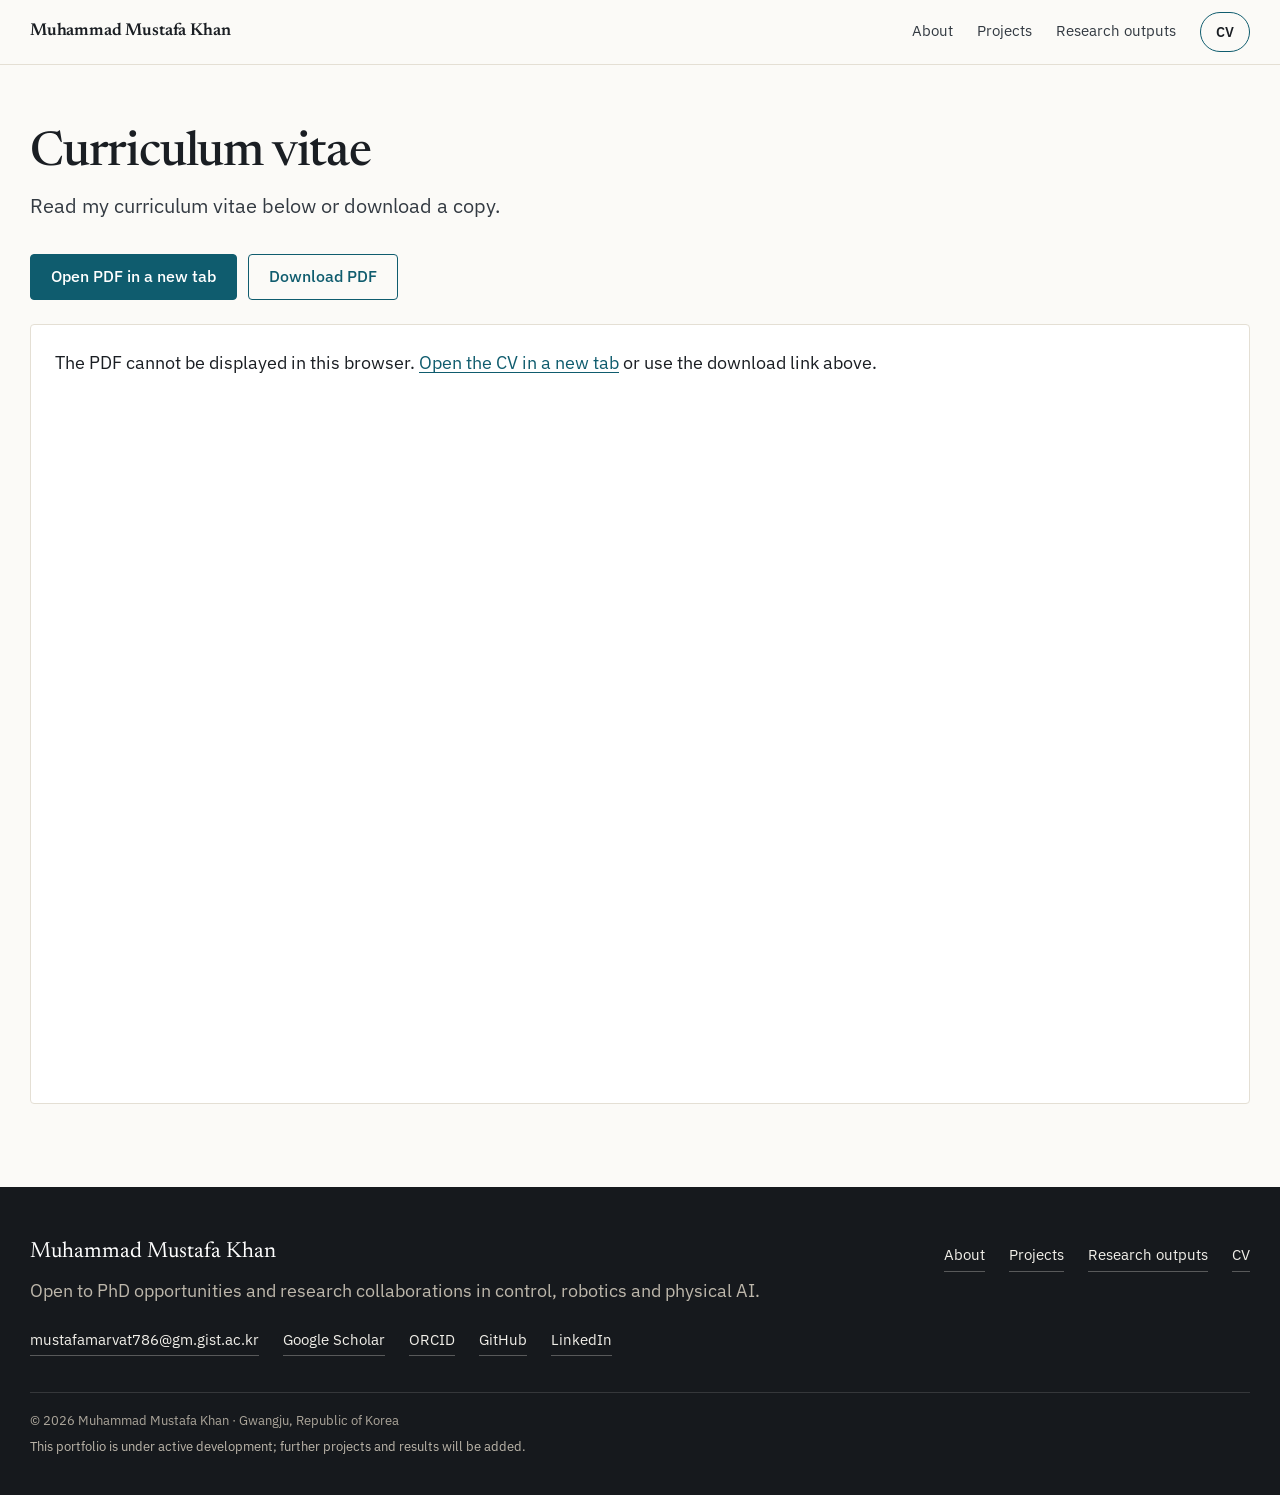
<file: cv.html>
<!DOCTYPE html>
<html lang="en">
<head>
<meta charset="utf-8">
<meta name="viewport" content="width=device-width, initial-scale=1">
<meta name="color-scheme" content="light">
<meta name="theme-color" content="#fbfaf7">
<script>document.documentElement.className += ' js';</script>
<title>Curriculum Vitae — Muhammad Mustafa Khan</title>
<meta name="description" content="Curriculum vitae of Muhammad Mustafa Khan — research interests, education, research experience, research outputs, selected projects, honours and technical skills.">
<link rel="canonical" href="https://mustafahan786.github.io/cv.html">
<meta property="og:type" content="profile">
<meta property="og:title" content="Curriculum Vitae — Muhammad Mustafa Khan">
<meta property="og:description" content="Curriculum vitae — robotics, feedback control and mechatronics.">
<meta property="og:url" content="https://mustafahan786.github.io/cv.html">
<meta property="og:image" content="https://mustafahan786.github.io/assets/img/og/cv.jpg">
<meta property="og:image:alt" content="Curriculum vitae — Muhammad Mustafa Khan">
<meta name="twitter:card" content="summary_large_image">
<link rel="icon" href="assets/favicon.svg" type="image/svg+xml">
<link rel="alternate icon" href="assets/favicon.png" sizes="32x32">
<link rel="preconnect" href="https://fonts.googleapis.com">
<link rel="preconnect" href="https://fonts.gstatic.com" crossorigin>
<link href="https://fonts.googleapis.com/css2?family=IBM+Plex+Sans:wght@400;500;600&family=Newsreader:opsz,wght@6..72,400;6..72,500;6..72,600&display=swap" rel="stylesheet">
<link rel="stylesheet" href="style.css?v=2026-10-03-nav">
</head>
<body class="cv-document">
<a class="skip" href="#main">Skip to content</a>

<header class="site-header">
  <div class="wrap header-inner">
    <a class="brand" href="index.html">Muhammad Mustafa Khan</a>
    <button class="nav-toggle" type="button" aria-expanded="false" aria-controls="site-nav">
      <span class="bars" aria-hidden="true"><span></span></span>Menu
    </button>
    <nav class="nav" id="site-nav" aria-label="Primary">
      <a href="index.html#about">About</a>
      <a href="projects/index.html">Projects</a>
      <a href="index.html#outputs">Research outputs</a>
      <a class="nav-cta" href="cv.html" aria-current="page">CV</a>
    </nav>
  </div>
</header>

<main id="main">
  <section class="page-head">
    <div class="wrap">
      <h1>Curriculum vitae</h1>
      <p class="lede">Read my curriculum vitae below or download a copy.</p>
    </div>
  </section>

  <section class="section" style="padding-top:0">
    <div class="wrap">
      <div class="cv-actions">
        <a class="btn btn-primary" href="assets/documents/Muhammad_Mustafa_Khan_CV.pdf" target="_blank" rel="noopener">Open PDF in a new tab</a>
        <a class="btn" href="assets/documents/Muhammad_Mustafa_Khan_CV.pdf" download>Download PDF</a>
      </div>

      <p id="cv-missing" class="note" hidden>
        The CV file is not available at this address at the moment. The
        <a href="index.html#about">About</a> section and the
        <a href="projects/index.html">project pages</a> cover the same ground, and I am glad to send the
        document by <a href="mailto:mustafamarvat786@gm.gist.ac.kr">email</a>.
      </p>

      <div id="cv-preview" data-pdf="assets/documents/Muhammad_Mustafa_Khan_CV.pdf">
        <object class="cv-pdf" data="assets/documents/Muhammad_Mustafa_Khan_CV.pdf#view=FitH" type="application/pdf"
                width="1220" height="900" title="Muhammad Mustafa Khan's curriculum vitae, two-page PDF">
          <p class="cv-pdf-fallback">The PDF cannot be displayed in this browser.
            <a href="assets/documents/Muhammad_Mustafa_Khan_CV.pdf" target="_blank" rel="noopener">Open the CV in a new tab</a>
            or use the download link above.</p>
        </object>
        <div class="cv-pages" aria-label="Curriculum vitae page previews">
          <figure class="cv-page">
            <img src="assets/img/cv/cv-page-1-620.jpg"
                 srcset="assets/img/cv/cv-page-1-620.jpg 620w, assets/img/cv/cv-page-1-1240.jpg 1240w"
                 sizes="(max-width: 520px) calc(100vw - 2rem), calc(100vw - 2.5rem)" width="620" height="877" loading="lazy" decoding="async"
                 alt="Curriculum vitae page one: research interests, education, research experience at GIST and NUST, and research outputs.">
            <figcaption>Page 1 — research interests, education, research experience, research outputs.</figcaption>
          </figure>
          <figure class="cv-page">
            <img src="assets/img/cv/cv-page-2-620.jpg"
                 srcset="assets/img/cv/cv-page-2-620.jpg 620w, assets/img/cv/cv-page-2-1240.jpg 1240w"
                 sizes="(max-width: 520px) calc(100vw - 2rem), calc(100vw - 2.5rem)" width="620" height="877" loading="lazy" decoding="async"
                 alt="Curriculum vitae page two: selected robotics, control and mechatronics projects, honours and awards, and technical skills.">
            <figcaption>Page 2 — selected projects, honours and awards, technical skills.</figcaption>
          </figure>
        </div>
      </div>
    </div>
  </section>
</main>

<footer class="site-footer">
  <div class="wrap footer-grid">
    <div>
      <p class="footer-name">Muhammad Mustafa Khan</p>
      <p class="footer-statement">Open to PhD opportunities and research collaborations in control, robotics and physical AI.</p>
      <ul class="footer-links">
        <li><a href="mailto:mustafamarvat786@gm.gist.ac.kr">mustafamarvat786@gm.gist.ac.kr</a></li>
        <li><a href="https://scholar.google.com/citations?user=AgU49wwAAAAJ&amp;hl=en" rel="noopener">Google Scholar</a></li>
        <li><a href="https://orcid.org/0009-0001-7310-5765" rel="noopener">ORCID</a></li>
        <li><a href="https://github.com/Mustafahan786" rel="noopener">GitHub</a></li>
        <li><a href="https://www.linkedin.com/in/mustafa-khan-marwat/" rel="noopener">LinkedIn</a></li>
      </ul>
    </div>
    <nav aria-label="Footer">
      <ul class="footer-nav">
        <li><a href="index.html#about">About</a></li>
        <li><a href="projects/index.html">Projects</a></li>
        <li><a href="index.html#outputs">Research outputs</a></li>
        <li><a href="cv.html">CV</a></li>
      </ul>
    </nav>
  </div>
  <div class="wrap footer-bottom">
    <p class="footer-meta">© <span id="year">2026</span> Muhammad Mustafa Khan · Gwangju, Republic of Korea</p>
    <p class="footer-status">This portfolio is under active development; further projects and results will be added.</p>
  </div>
</footer>
<script src="script.js?v=2026-10-03-nav" defer></script>
</body>
</html>
</file>
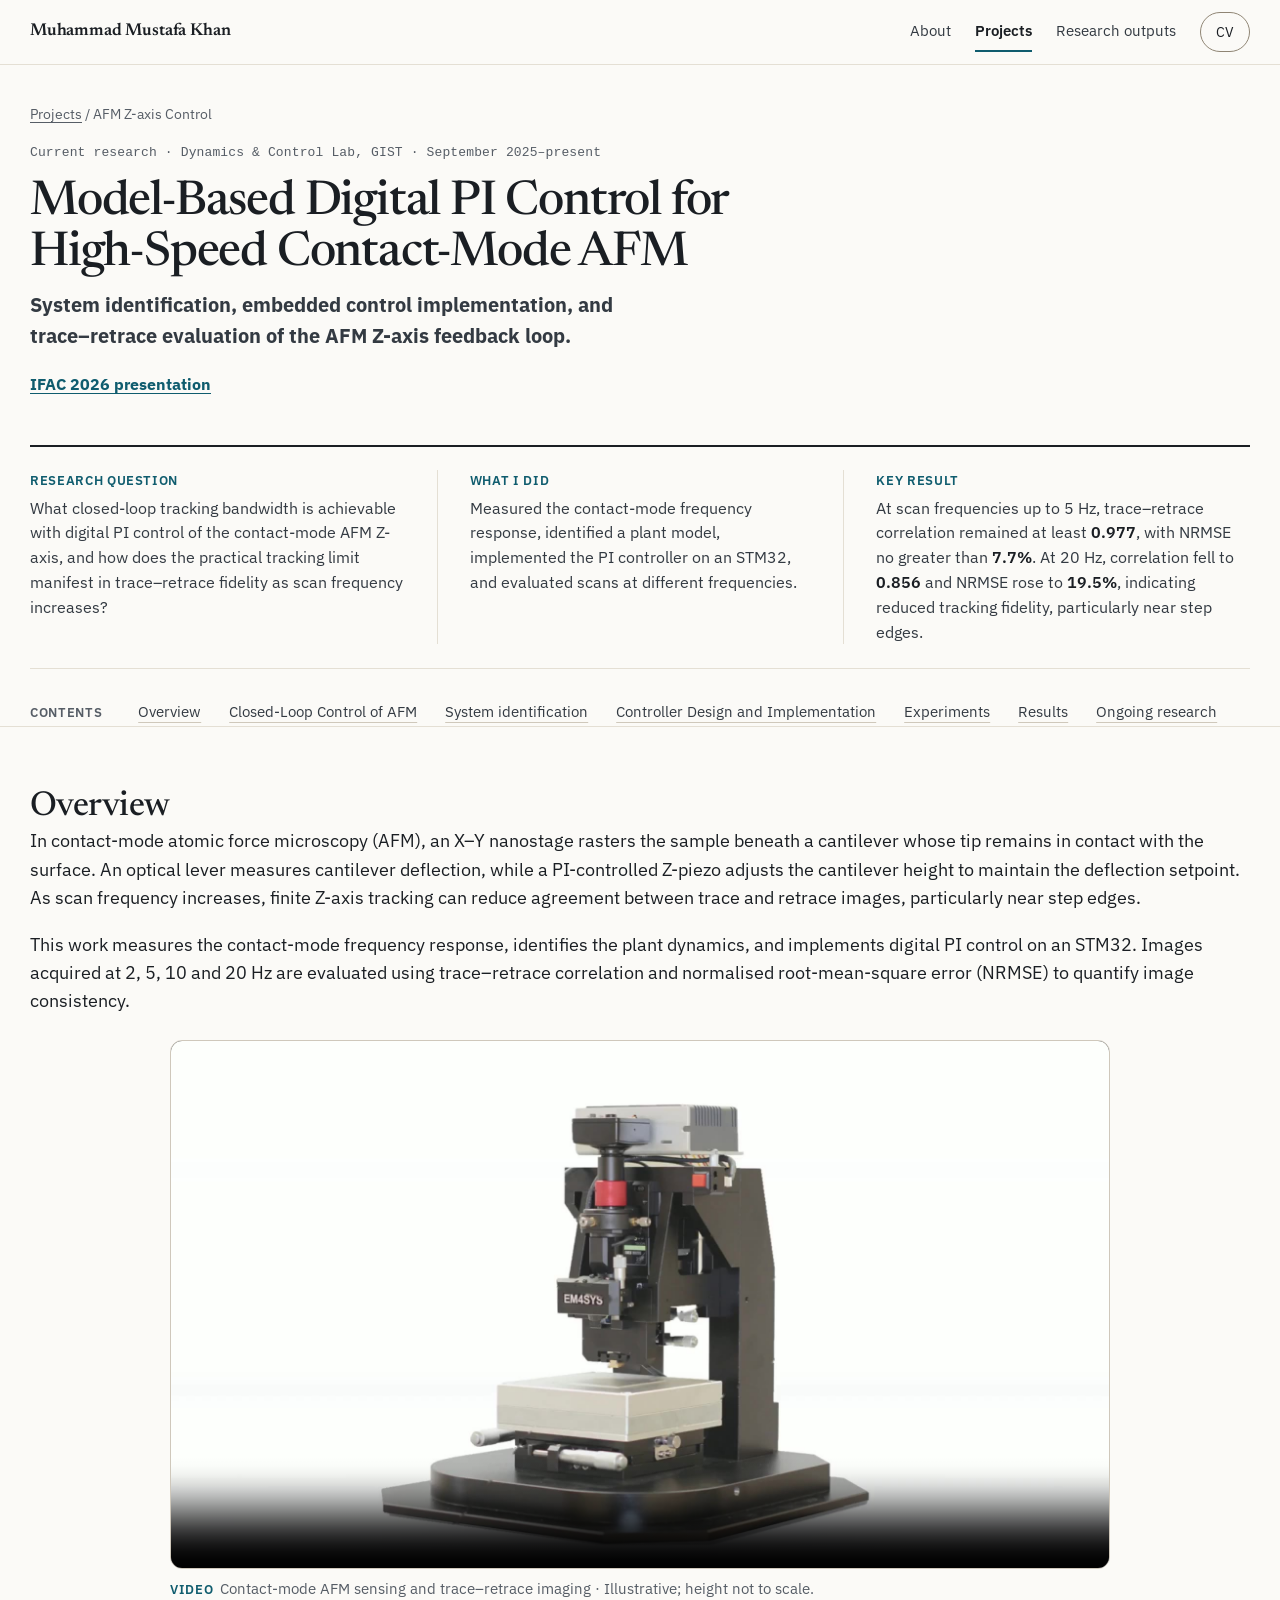
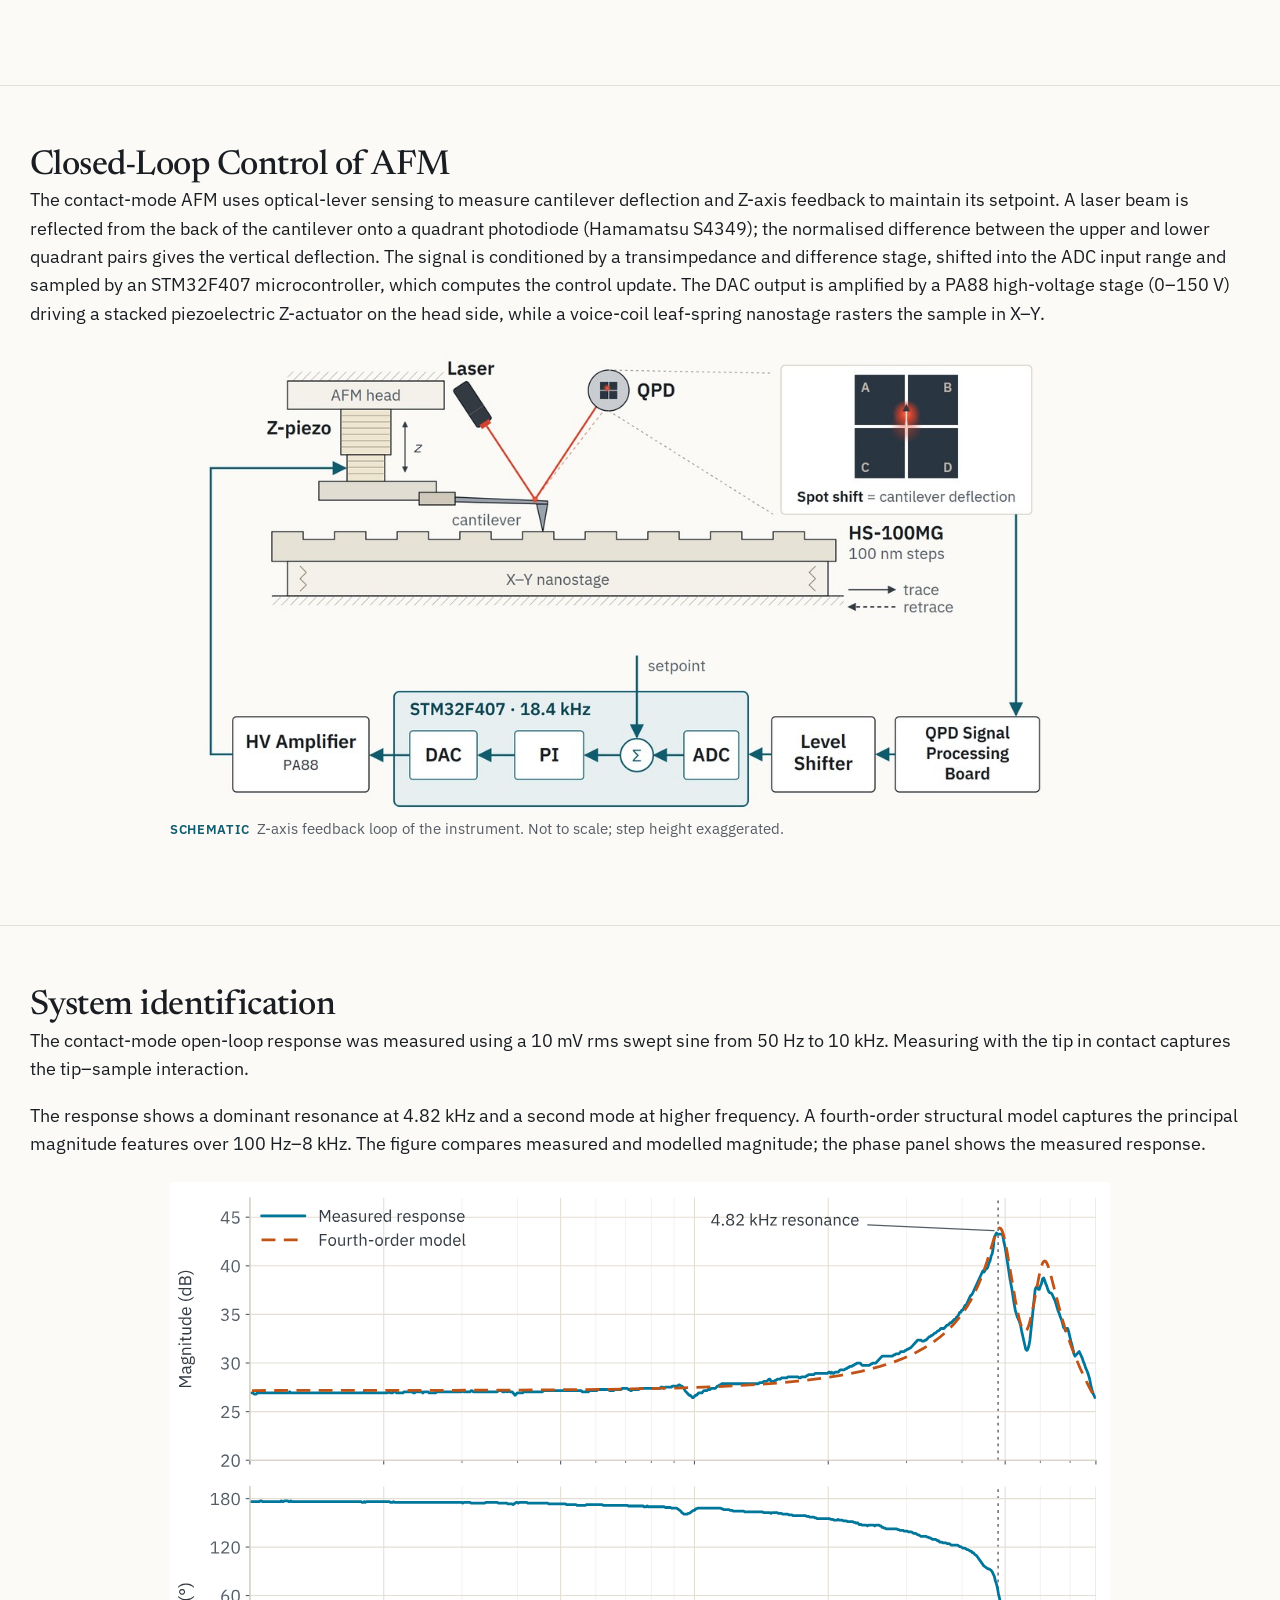
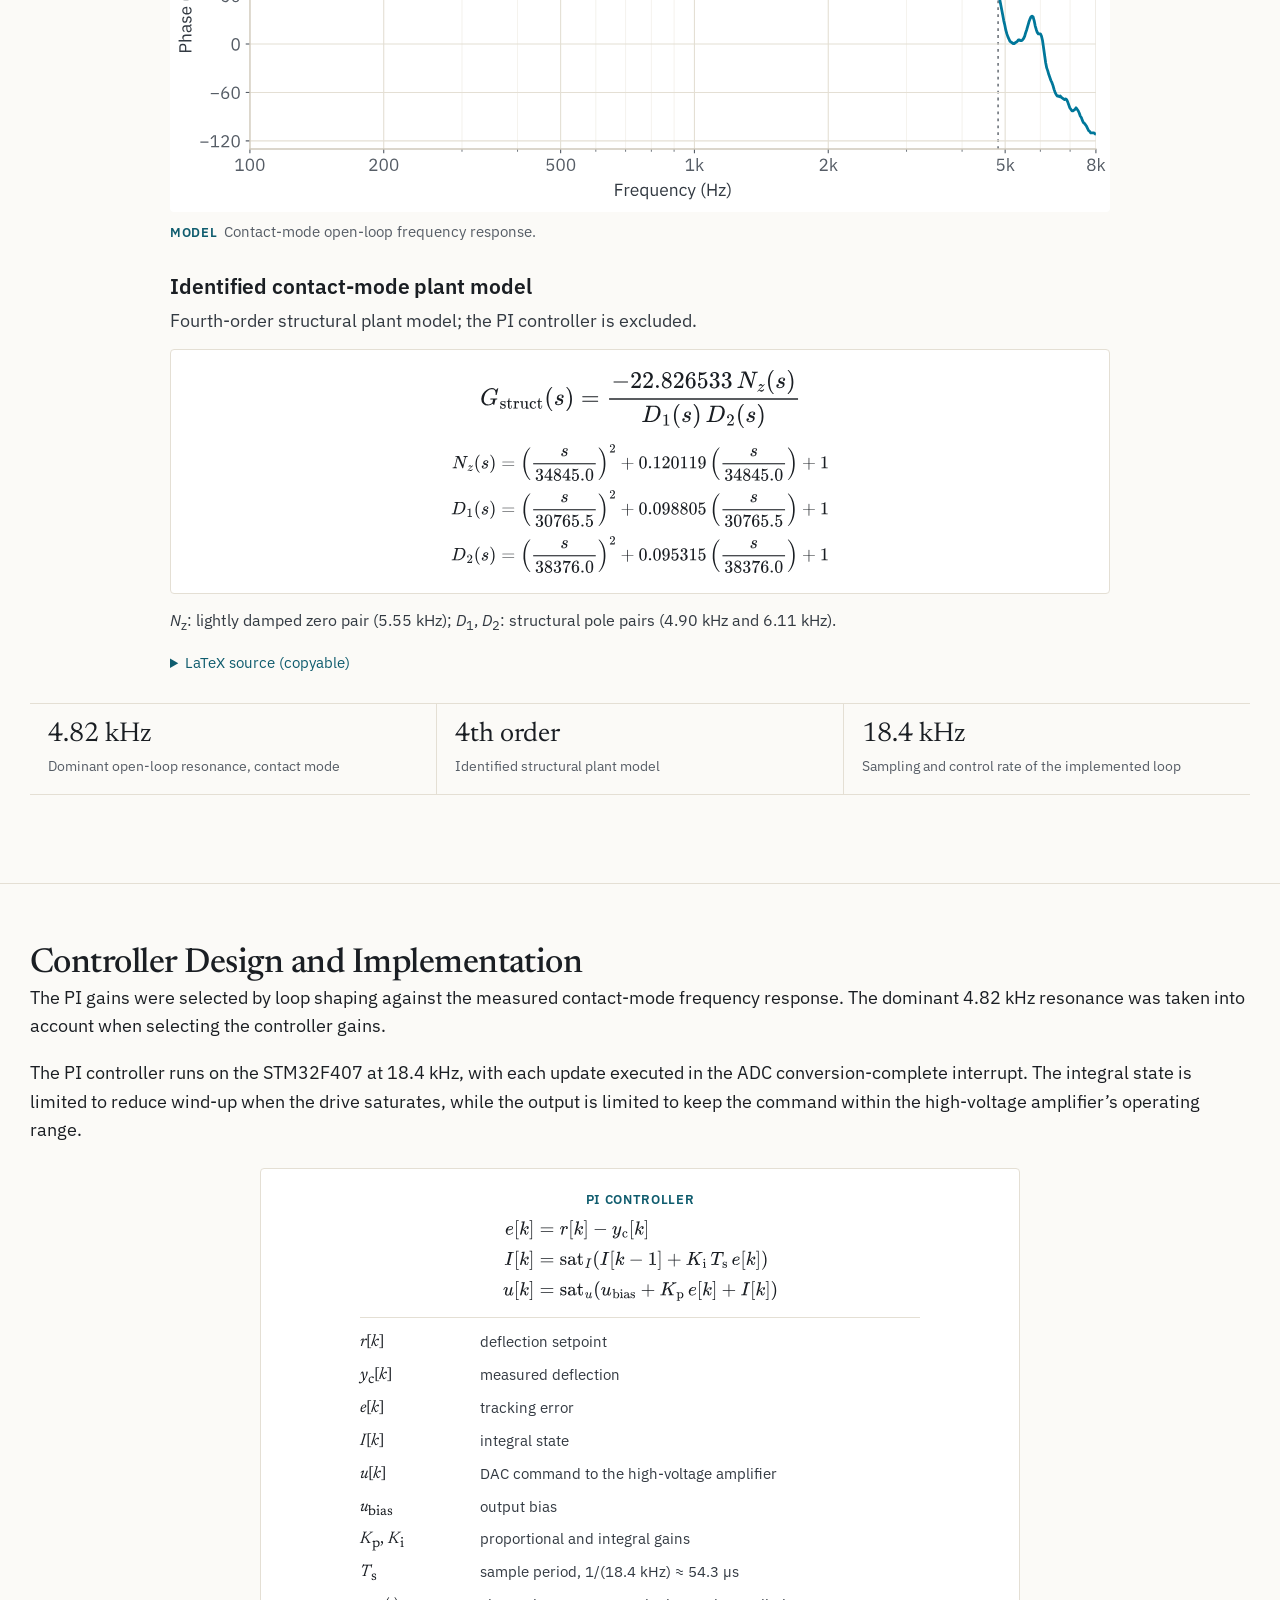
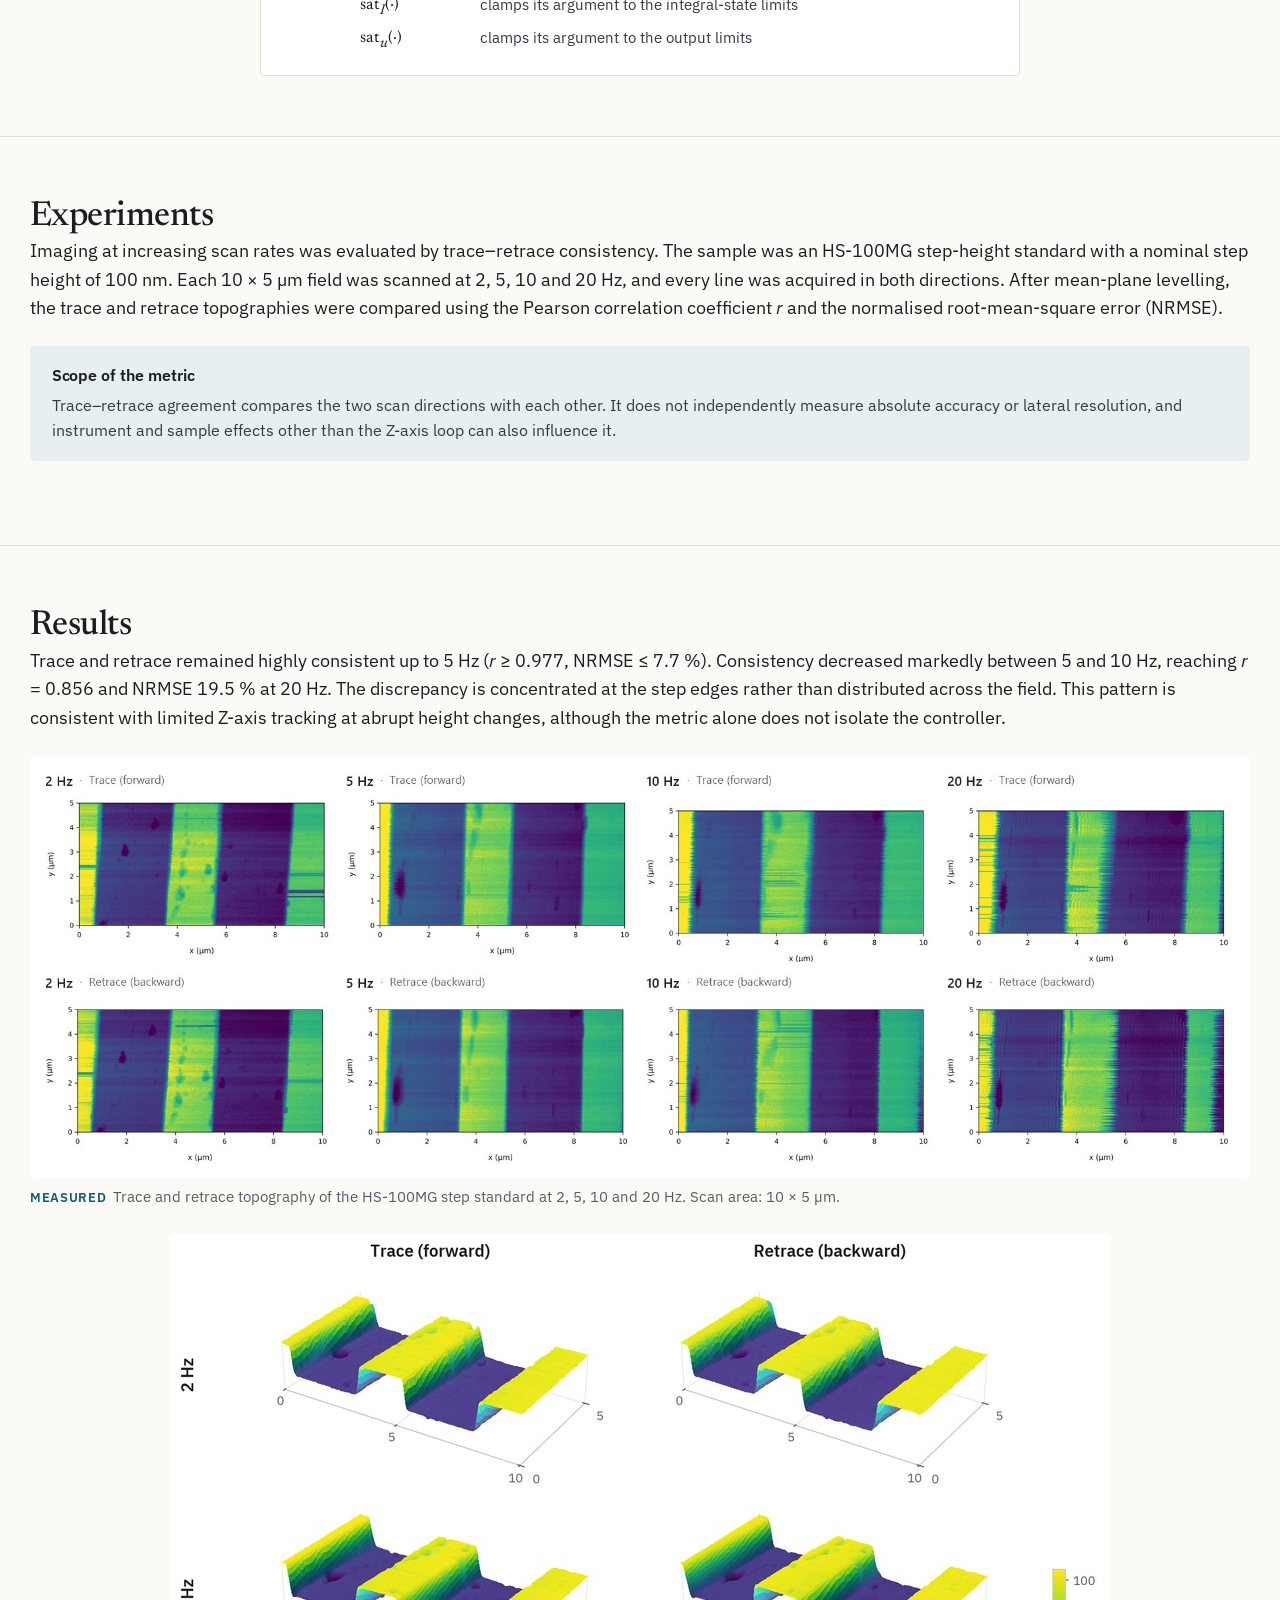
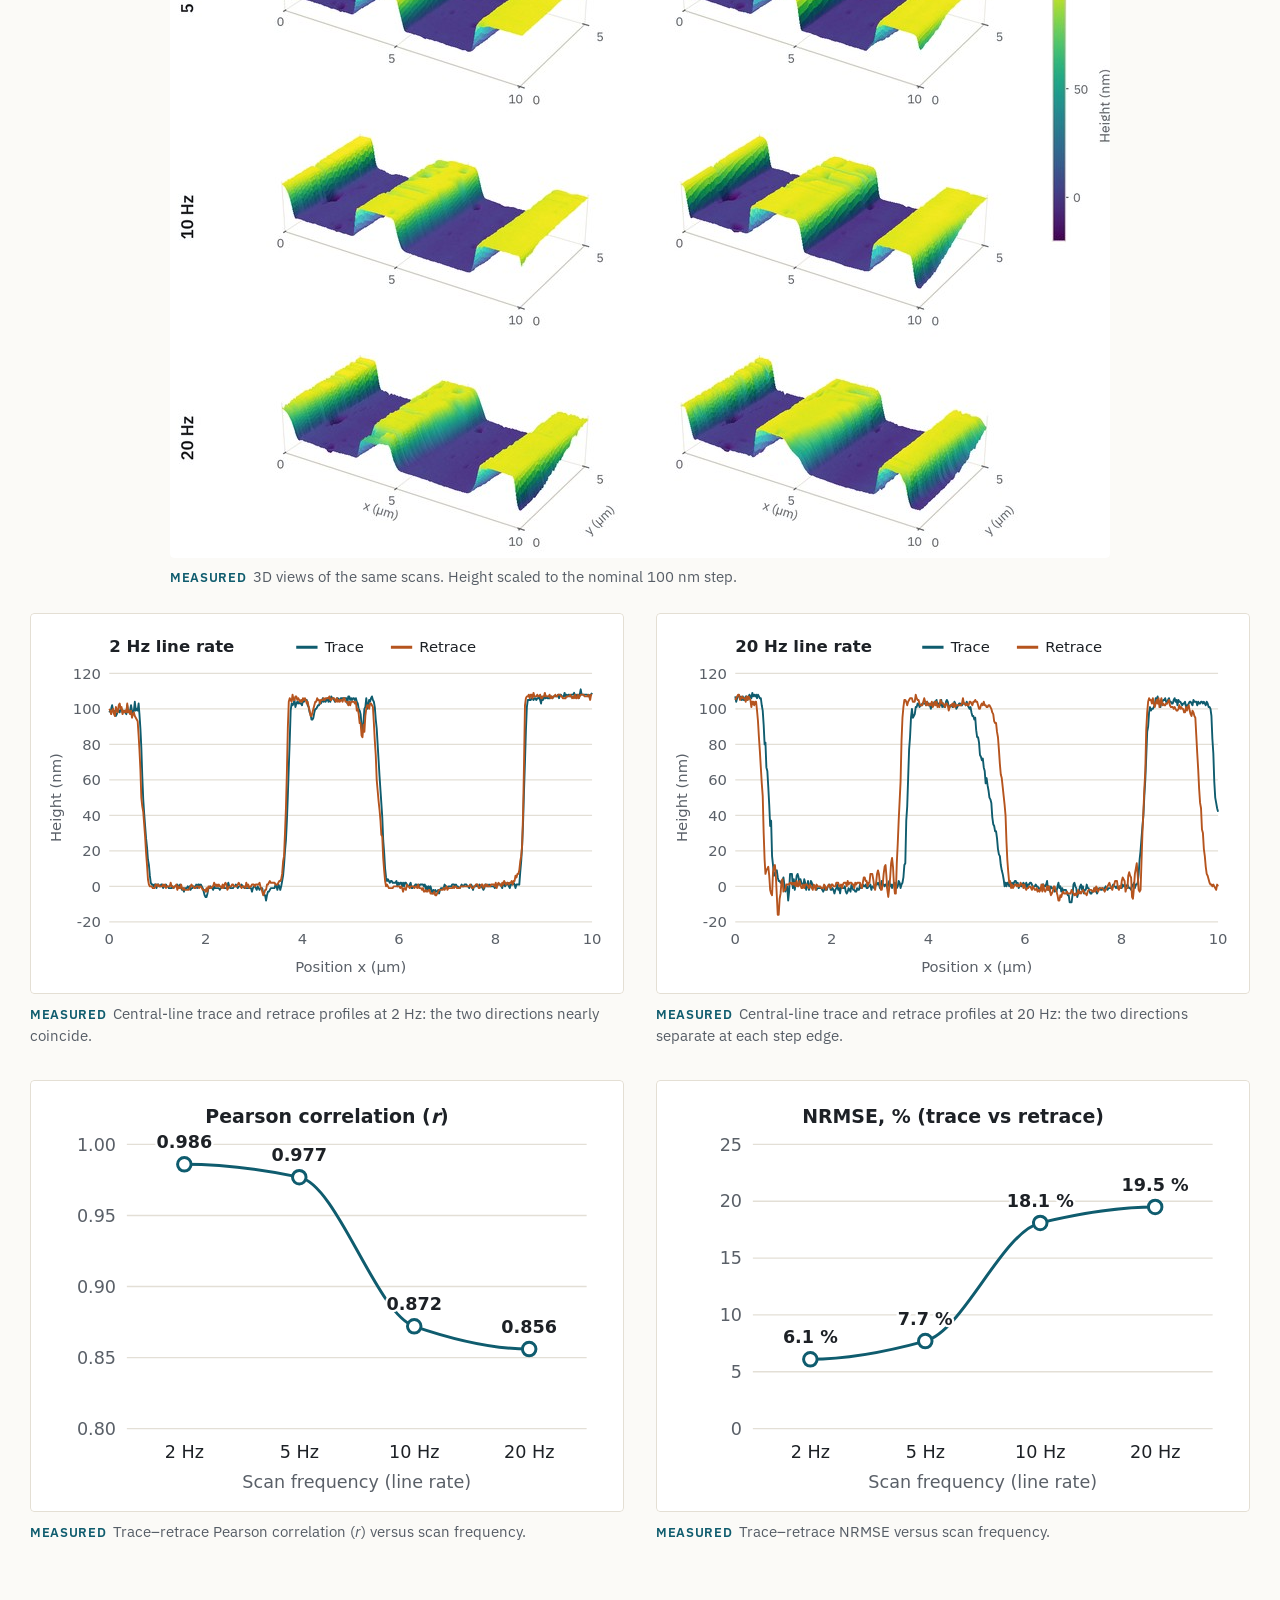
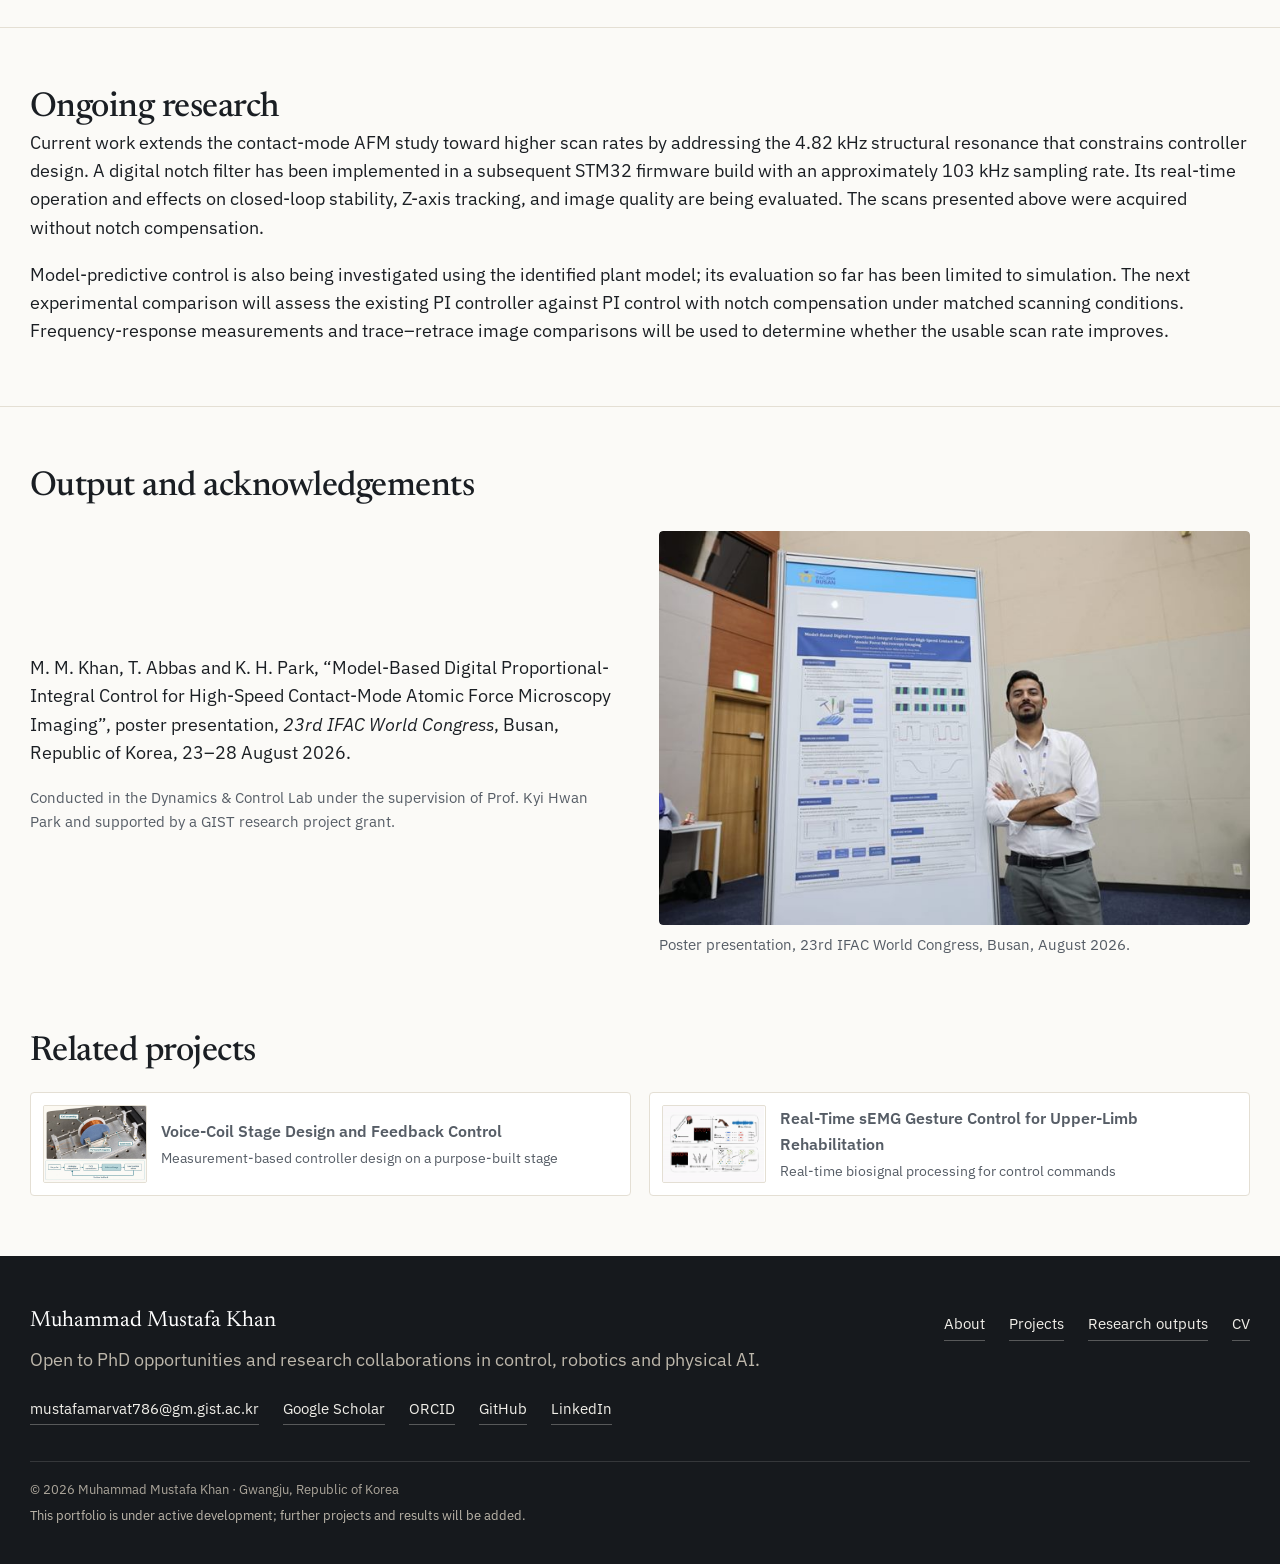
<file: projects/afm-high-speed-control.html>
<!DOCTYPE html>
<html lang="en">
<head>
<meta charset="utf-8">
<meta name="viewport" content="width=device-width, initial-scale=1">
<meta name="color-scheme" content="light">
<meta name="theme-color" content="#fbfaf7">
<script>document.documentElement.className += ' js';</script>
<title>Model-Based Digital PI Control for High-Speed Contact-Mode AFM — Muhammad Mustafa Khan</title>
<meta name="description" content="Frequency-response identification of a contact-mode AFM Z-axis, a digital PI controller implemented on an STM32F407 at 18.4 kHz, and trace–retrace evaluation from 2 to 20 Hz.">
<link rel="canonical" href="https://mustafahan786.github.io/projects/afm-high-speed-control.html">
<meta property="og:type" content="article">
<meta property="og:title" content="Model-Based Digital PI Control for High-Speed Contact-Mode AFM">
<meta property="og:description" content="Measured plant dynamics, a digital PI loop on an STM32F407 at 18.4 kHz, and trace–retrace evaluation from 2 to 20 Hz.">
<meta property="og:url" content="https://mustafahan786.github.io/projects/afm-high-speed-control.html">
<meta property="og:image" content="https://mustafahan786.github.io/assets/img/og/afm-v2.jpg">
<meta property="og:image:alt" content="Model-Based Digital PI Control for High-Speed Contact-Mode AFM: project title beside a photograph of the AFM head.">
<meta name="twitter:card" content="summary_large_image">
<link rel="icon" href="../assets/favicon.svg" type="image/svg+xml">
<link rel="alternate icon" href="../assets/favicon.png" sizes="32x32">
<link rel="preconnect" href="https://fonts.googleapis.com">
<link rel="preconnect" href="https://fonts.gstatic.com" crossorigin>
<link href="https://fonts.googleapis.com/css2?family=IBM+Plex+Sans:wght@400;500;600&family=Newsreader:opsz,wght@6..72,400;6..72,500;6..72,600&display=swap" rel="stylesheet">
<link rel="stylesheet" href="../style.css?v=2026-10-03-nav">
</head>
<body>
<a class="skip" href="#main">Skip to content</a>

<header class="site-header">
  <div class="wrap header-inner">
    <a class="brand" href="../index.html">Muhammad Mustafa Khan</a>
    <button class="nav-toggle" type="button" aria-expanded="false" aria-controls="site-nav">
      <span class="bars" aria-hidden="true"><span></span></span>Menu
    </button>
    <nav class="nav" id="site-nav" aria-label="Primary">
      <a href="../index.html#about">About</a>
      <a href="index.html" aria-current="page">Projects</a>
      <a href="../index.html#outputs">Research outputs</a>
      <a class="nav-cta" href="../cv.html">CV</a>
    </nav>
  </div>
</header>

<main id="main">
  <section class="case-hero">
    <div class="wrap">
      <p class="breadcrumb"><a href="index.html">Projects</a> <span aria-hidden="true">/</span> AFM Z-axis Control</p>
      <p class="case-meta">Current research&nbsp;· Dynamics &amp; Control Lab, GIST&nbsp;· <span class="nowrap">September 2025–present</span></p>
      <h1 class="case-title">Model-Based Digital PI Control for High-Speed Contact-Mode AFM</h1>
      <p class="case-sub"><strong>System identification, embedded control implementation, and trace–retrace
        evaluation of the AFM Z-axis feedback loop.</strong></p>
      <ul class="case-links">
        <li><a href="#output"><strong>IFAC 2026 presentation</strong></a></li>
      </ul>

      <div class="brief brief-3">
        <h2 class="sr-only">Summary</h2>
        <dl>
          <div>
            <dt>Research question</dt>
            <dd>What closed-loop tracking bandwidth is achievable with digital PI control of the contact-mode AFM
              Z-axis, and how does the practical tracking limit manifest in trace–retrace fidelity as scan
              frequency increases?</dd>
          </div>
          <div>
            <dt>What I did</dt>
            <dd>Measured the contact-mode frequency response, identified a plant model, implemented the PI
              controller on an STM32, and evaluated scans at different frequencies.</dd>
          </div>
          <div>
            <dt>Key result</dt>
            <dd>At scan frequencies up to 5&nbsp;Hz, trace–retrace correlation remained at least
              <strong>0.977</strong>, with NRMSE no greater than <strong>7.7%</strong>. At 20&nbsp;Hz, correlation
              fell to <strong>0.856</strong> and NRMSE rose to <strong>19.5%</strong>, indicating reduced tracking
              fidelity, particularly near step edges.</dd>
          </div>
        </dl>
      </div>

      <nav class="contents" aria-labelledby="contents-h">
        <h2 id="contents-h">Contents</h2>
        <ol>
          <li><a href="#overview">Overview</a></li>
          <li><a href="#system">Closed-Loop Control of AFM</a></li>
          <li><a href="#identification">System identification</a></li>
          <li><a href="#controller">Controller Design and Implementation</a></li>
          <li><a href="#experiments">Experiments</a></li>
          <li><a href="#results">Results</a></li>
          <li><a href="#ongoing-research">Ongoing research</a></li>
        </ol>
      </nav>
    </div>
  </section>

  <!-- ========== 1. overview ========== -->
  <section class="stage" id="overview">
    <div class="wrap">
      <h2>Overview</h2>
      <div class="prose">
        <p>
          In contact-mode atomic force microscopy (AFM), an X–Y nanostage rasters the sample beneath a cantilever
          whose tip remains in contact with the surface. An optical lever measures cantilever deflection, while a
          PI-controlled Z-piezo adjusts the cantilever height to maintain the deflection setpoint. As scan frequency
          increases, finite Z-axis tracking can reduce agreement between trace and retrace images, particularly
          near step edges.
        </p>
        <p>
          This work measures the contact-mode frequency response, identifies the plant dynamics, and implements
          digital PI control on an STM32. Images acquired at 2, 5, 10 and 20&nbsp;Hz are evaluated using
          trace–retrace correlation and normalised root-mean-square error (NRMSE) to quantify image consistency.
        </p>
      </div>

      <figure class="fig fig-wide fig-overview-video">
        <div class="video-frame">
          <video controls preload="none" playsinline muted width="1920" height="1080"
                 poster="../assets/video/afm-overview-instrument-poster.jpg"
                 aria-label="Illustrative animation of contact-mode AFM operation: a laser reflects from the cantilever onto the quadrant photodiode, the PI controller drives the Z-piezo to hold the setpoint deflection as the tip crosses a step, and trace and retrace profiles are recorded.">
            <source src="../assets/video/afm-overview-loop-1080p.mp4" type="video/mp4">
            Your browser cannot play this video. It is an illustrative animation of contact-mode AFM: the laser
            spot on the quadrant photodiode shifts as the cantilever bends at a surface step, the PI controller
            retracts the Z-piezo to restore the setpoint, and the controller output forms the trace and retrace
            height profiles.
          </video>
        </div>
        <figcaption><span class="tag">Video</span>Contact-mode AFM sensing and trace–retrace imaging · Illustrative;
          height not to scale.</figcaption>
      </figure>
    </div>
  </section>

  <!-- ========== 2. AFM system ========== -->
  <section class="stage" id="system">
    <div class="wrap">
      <h2>Closed-Loop Control of AFM</h2>
      <div class="prose">
        <p>
          The contact-mode AFM uses optical-lever sensing to measure cantilever deflection and Z-axis feedback to
          maintain its setpoint. A laser beam is reflected from the back of the cantilever onto a quadrant photodiode (Hamamatsu S4349); the normalised
          difference between the upper and lower quadrant pairs gives the vertical deflection. The signal is
          conditioned by a transimpedance and difference stage, shifted into the ADC input range and sampled by an
          STM32F407 microcontroller, which computes the control update. The DAC output is amplified by a PA88
          high-voltage stage (0–150 V) driving a stacked piezoelectric Z-actuator on the head side, while a
          voice-coil leaf-spring nanostage rasters the sample in X–Y.
        </p>
      </div>

      <figure class="fig fig-wide fig-center">
        <a class="zoom" href="../assets/img/afm/afm-z-loop-schematic-1200.jpg">
          <img src="../assets/img/afm/afm-z-loop-schematic-1200.jpg"
               srcset="../assets/img/afm/afm-z-loop-schematic-640.jpg 640w, ../assets/img/afm/afm-z-loop-schematic-1200.jpg 1200w"
               sizes="(min-width: 1000px) 940px, 92vw" width="1200" height="584" loading="lazy" decoding="async"
               alt="Schematic of the AFM Z-axis loop. A laser reflects from the cantilever onto a quadrant photodiode; the tip rests on a 100 nm step standard carried by an X–Y nanostage. The photodiode signal passes through the QPD signal processing board and a level shifter to an STM32F407 running at 18.4 kHz, where the ADC output is compared with the setpoint and processed by a PI controller. The DAC output drives the PA88 high-voltage amplifier, which drives the Z-piezo stack on the head side.">
        </a>
        <figcaption><span class="tag">Schematic</span>Z-axis feedback loop of the instrument. Not to scale; step
          height exaggerated.</figcaption>
      </figure>
    </div>
  </section>

  <!-- ========== 3. system identification ========== -->
  <section class="stage" id="identification">
    <div class="wrap">
      <h2>System identification</h2>
      <div class="prose">
        <p>
          The contact-mode open-loop response was measured using a 10 mV rms swept sine from 50 Hz to 10 kHz.
          Measuring with the tip in contact captures the tip–sample interaction.
        </p>
        <p>
          The response shows a dominant resonance at 4.82 kHz and a second mode at higher frequency. A fourth-order
          structural model captures the principal magnitude features over 100 Hz–8 kHz. The figure compares measured
          and modelled magnitude; the phase panel shows the measured response.
        </p>
      </div>

      <figure class="fig fig-wide fig-center">
        <a class="zoom" href="../assets/img/afm/afm-contact-mode-frequency-response.svg">
          <img src="../assets/img/afm/afm-contact-mode-frequency-response.svg" width="940" height="630" loading="lazy" decoding="async"
               alt="Bode plot, 100 hertz to 8 kilohertz, of the measured contact-mode open-loop response and the magnitude of the fourth-order model. Magnitude is about 27 decibels at low frequency, rises to a resonance peak near 43 decibels at 4.82 kilohertz, dips, shows a second mode near 6 kilohertz and falls to about 26 decibels at 8 kilohertz; the model magnitude follows it closely. The phase panel shows the measured phase only: it starts near plus 180 degrees, falls to about 0 degrees just above the resonance and to about minus 110 degrees at 8 kilohertz.">
        </a>
        <figcaption><span class="tag">Model</span>Contact-mode open-loop frequency response.</figcaption>
      </figure>

      <div class="model-block">
        <h3>Identified contact-mode plant model</h3>
        <p class="model-note">Fourth-order structural plant model; the PI controller is excluded.</p>
        <div class="eq-render" role="region" aria-label="Fourth-order structural plant transfer function (scrolls horizontally if needed)" tabindex="0">
          <img class="eq-main" src="../assets/img/afm/afm-plant-eq-main.svg" width="321" height="58" loading="lazy" decoding="async"
               alt="G_struct(s) = −22.826533 N_z(s) / (D_1(s) D_2(s))">
          <picture>
            <source media="(max-width: 600px)" srcset="../assets/img/afm/afm-plant-eq-narrow.svg" width="238" height="225">
            <img class="eq-factors" src="../assets/img/afm/afm-plant-eq-wide.svg" width="378" height="129" loading="lazy" decoding="async"
                 alt="N_z(s) = (s/34845.0)² + 0.120119(s/34845.0) + 1; D_1(s) = (s/30765.5)² + 0.098805(s/30765.5) + 1; D_2(s) = (s/38376.0)² + 0.095315(s/38376.0) + 1.">
          </picture>
        </div>
        <p class="model-note eq-note">
          <i>N</i><sub>z</sub>: lightly damped zero pair (5.55 kHz); <i>D</i><sub>1</sub>, <i>D</i><sub>2</sub>:
          structural pole pairs (4.90 kHz and 6.11 kHz).
        </p>
        <details class="eq-source">
          <summary>LaTeX source (copyable)</summary>
          <pre><code>G_{\mathrm{struct}}(s)=\frac{-22.826533\,N_z(s)}{D_1(s)\,D_2(s)},
\quad
N_z(s)=\left(\frac{s}{34845.0}\right)^2+0.120119\left(\frac{s}{34845.0}\right)+1,
\quad
D_1(s)=\left(\frac{s}{30765.5}\right)^2+0.098805\left(\frac{s}{30765.5}\right)+1,
\quad
D_2(s)=\left(\frac{s}{38376.0}\right)^2+0.095315\left(\frac{s}{38376.0}\right)+1.</code></pre>
        </details>
      </div>

      <div class="metrics">
        <div><span class="metric-value">4.82 kHz</span><span class="metric-label">Dominant open-loop resonance, contact mode</span></div>
        <div><span class="metric-value">4th order</span><span class="metric-label">Identified structural plant model</span></div>
        <div><span class="metric-value">18.4 kHz</span><span class="metric-label">Sampling and control rate of the implemented loop</span></div>
      </div>
    </div>
  </section>

  <!-- ========== 4. controller ========== -->
  <section class="stage" id="controller">
    <div class="wrap">
      <h2>Controller Design and&nbsp;Implementation</h2>
      <div class="prose">
        <p>
          The PI gains were selected by loop shaping against the measured contact-mode frequency response. The
          dominant 4.82 kHz resonance was taken into account when selecting the controller gains.
        </p>
        <p>
          The PI controller runs on the STM32F407 at 18.4 kHz, with each update executed in the ADC
          conversion-complete interrupt. The integral state is limited to reduce wind-up when the drive saturates,
          while the output is limited to keep the command within the high-voltage amplifier’s operating range.
        </p>
      </div>

      <div class="model-block law-block">
        <div class="eq-render law-render" role="group" aria-labelledby="pi-card-label">
          <p class="law-label" id="pi-card-label">PI controller</p>
          <img class="law-eq" src="../assets/img/afm/afm-pi-law.svg" width="275" height="81" loading="lazy" decoding="async"
               alt="e[k] = r[k] − y_c[k]; I[k] = sat_I(I[k−1] + K_i T_s e[k]); u[k] = sat_u(u_bias + K_p e[k] + I[k]).">
          <table class="sym-table">
            <caption class="sr-only">Symbols used in the PI controller equations</caption>
            <tbody>
              <tr><th scope="row"><i>r</i>[<i>k</i>]</th><td>deflection setpoint</td></tr>
              <tr><th scope="row"><i>y</i><sub>c</sub>[<i>k</i>]</th><td>measured deflection</td></tr>
              <tr><th scope="row"><i>e</i>[<i>k</i>]</th><td>tracking error</td></tr>
              <tr><th scope="row"><i>I</i>[<i>k</i>]</th><td>integral state</td></tr>
              <tr><th scope="row"><i>u</i>[<i>k</i>]</th><td>DAC command to the high-voltage amplifier</td></tr>
              <tr><th scope="row"><i>u</i><sub>bias</sub></th><td>output bias</td></tr>
              <tr><th scope="row"><i>K</i><sub>p</sub>, <i>K</i><sub>i</sub></th><td>proportional and integral gains</td></tr>
              <tr><th scope="row"><i>T</i><sub>s</sub></th><td>sample period, 1/(18.4 kHz) ≈ 54.3 µs</td></tr>
              <tr><th scope="row">sat<sub><i>I</i></sub>(·)</th><td>clamps its argument to the integral-state limits</td></tr>
              <tr><th scope="row">sat<sub><i>u</i></sub>(·)</th><td>clamps its argument to the output limits</td></tr>
            </tbody>
          </table>
        </div>
      </div>
    </div>
  </section>

  <!-- ========== 5. experiments ========== -->
  <section class="stage" id="experiments">
    <div class="wrap">
      <h2>Experiments</h2>
      <div class="prose">
        <p>
          Imaging at increasing scan rates was evaluated by trace–retrace consistency. The sample was an HS-100MG
          step-height standard with a nominal step height of 100 nm. Each 10 × 5 µm field was scanned at 2, 5, 10
          and 20 Hz, and every line was acquired in both directions. After mean-plane levelling, the trace and
          retrace topographies were compared using the Pearson correlation coefficient <i>r</i> and the normalised
          root-mean-square error (NRMSE).
        </p>
      </div>
      <div class="callout">
        <h3>Scope of the metric</h3>
        <p>
          Trace–retrace agreement compares the two scan directions with each other. It does not independently
          measure absolute accuracy or lateral resolution, and instrument and sample effects other than the Z-axis
          loop can also influence it.
        </p>
      </div>
    </div>
  </section>

  <!-- ========== 6. results ========== -->
  <section class="stage" id="results">
    <div class="wrap">
      <h2>Results</h2>
      <div class="prose">
        <p>
          Trace and retrace remained highly consistent up to 5 Hz (<i>r</i> ≥ 0.977, NRMSE ≤ 7.7 %). Consistency
          decreased markedly between 5 and 10 Hz, reaching <i>r</i> = 0.856 and NRMSE 19.5 % at 20 Hz. The
          discrepancy is concentrated at the step edges rather than distributed across the field. This pattern is
          consistent with limited Z-axis tracking at abrupt height changes, although the metric alone does not
          isolate the controller.
        </p>
      </div>

      <figure class="fig fig-cap-wide">
        <a class="zoom" href="../assets/img/afm/afm-scans-wide-1842.jpg">
          <picture>
            <source media="(min-width: 700px)" srcset="../assets/img/afm/afm-scans-wide-1842.jpg">
            <img src="../assets/img/afm/afm-scans-tall-894.jpg" width="894" height="1198" loading="lazy" decoding="async"
                 alt="Eight topography images of a 100 nm step standard: trace and retrace at 2, 5, 10 and 20 hertz. The stripes remain sharp at 2 and 5 hertz and the edges become irregular at 20 hertz.">
          </picture>
        </a>
        <figcaption><span class="tag">Measured</span>Trace and retrace topography of the <span class="nowrap">HS-100MG</span>
          step standard at 2, 5, 10 and 20&nbsp;Hz. Scan area: 10&nbsp;×&nbsp;5&nbsp;µm.</figcaption>
      </figure>

      <figure class="fig fig-wide fig-center fig-3d fig-cap-wide">
        <a class="zoom" href="../assets/img/afm/afm-scans-3d-v5-1859.jpg">
          <picture>
            <source media="(max-width: 600px)" srcset="../assets/img/afm/afm-scans-3d-v5-mobile-919.jpg" width="919" height="1168">
            <img src="../assets/img/afm/afm-scans-3d-v5-940.jpg"
                 srcset="../assets/img/afm/afm-scans-3d-v5-940.jpg 940w, ../assets/img/afm/afm-scans-3d-v5-1859.jpg 1859w"
                 sizes="(min-width: 1000px) 940px, 92vw" width="940" height="925" loading="lazy" decoding="async"
                 alt="Three-dimensional renderings of trace and retrace topography of the 100 nanometre step-height standard at 2, 5, 10 and 20 hertz, trace on the left and retrace on the right, on a common height scale from 0 to about 100 nanometres. At 2 and 5 hertz both directions show flat upper and lower terraces with clean step walls. At 10 hertz some streaks appear on the upper terraces, and at 20 hertz the step walls become broad and irregular and the two scan directions differ more visibly.">
          </picture>
        </a>
        <figcaption><span class="tag">Measured</span>3D views of the same scans. Height scaled to the nominal
          100&nbsp;nm step.</figcaption>
      </figure>

      <div class="fig-grid fig-grid-2">
        <figure class="fig fig-pad">
          <a class="zoom" href="../assets/img/afm/afm-profile-2hz.svg">
            <img src="../assets/img/afm/afm-profile-2hz.svg" width="480" height="300" loading="lazy" decoding="async"
                 alt="Central-line height profile at 2 hertz: trace and retrace overlap closely across the steps.">
          </a>
          <figcaption><span class="tag">Measured</span>Central-line trace and retrace profiles at 2 Hz: the
            two directions nearly coincide.</figcaption>
        </figure>
        <figure class="fig fig-pad">
          <a class="zoom" href="../assets/img/afm/afm-profile-20hz.svg">
            <img src="../assets/img/afm/afm-profile-20hz.svg" width="480" height="300" loading="lazy" decoding="async"
                 alt="Central-line height profile at 20 hertz: trace and retrace are displaced from each other at every step edge.">
          </a>
          <figcaption><span class="tag">Measured</span>Central-line trace and retrace profiles at 20 Hz: the
            two directions separate at each step edge.</figcaption>
        </figure>
        <figure class="fig fig-pad">
          <a class="zoom" href="../assets/img/afm/afm-agreement-r.svg">
            <img src="../assets/img/afm/afm-agreement-r.svg" width="420" height="300" loading="lazy" decoding="async"
                 alt="Pearson correlation between trace and retrace: 0.986 at 2 hertz, 0.977 at 5 hertz, 0.872 at 10 hertz and 0.856 at 20 hertz.">
          </a>
          <figcaption><span class="tag">Measured</span>Trace–retrace Pearson correlation (<i class="ic">r</i>) versus
            scan frequency.</figcaption>
        </figure>
        <figure class="fig fig-pad">
          <a class="zoom" href="../assets/img/afm/afm-agreement-nrmse.svg">
            <img src="../assets/img/afm/afm-agreement-nrmse.svg" width="420" height="300" loading="lazy" decoding="async"
                 alt="Normalised RMS error between trace and retrace: 6.1 percent at 2 hertz, 7.7 at 5, 18.1 at 10 and 19.5 at 20 hertz.">
          </a>
          <figcaption><span class="tag">Measured</span>Trace–retrace NRMSE versus scan frequency.</figcaption>
        </figure>
      </div>
    </div>
  </section>

  <!-- ========== 7. ongoing research ========== -->
  <section class="stage" id="ongoing-research">
    <div class="wrap">
      <h2>Ongoing research</h2>
      <div class="prose">
        <p>
          Current work extends the contact-mode AFM study toward higher scan rates by addressing the
          4.82&nbsp;kHz structural resonance that constrains controller design. A digital notch filter has been
          implemented in a subsequent STM32 firmware build with an approximately 103&nbsp;kHz sampling rate. Its
          real-time operation and effects on closed-loop stability, Z-axis tracking, and image quality are being
          evaluated. The scans presented above were acquired without notch compensation.
        </p>
        <p>
          Model-predictive control is also being investigated using the identified plant model; its evaluation so
          far has been limited to simulation. The next experimental comparison will assess the existing PI
          controller against PI control with notch compensation under matched scanning conditions.
          Frequency-response measurements and trace–retrace image comparisons will be used to determine whether
          the usable scan rate improves.
        </p>
      </div>
    </div>
  </section>

  <!-- ========== output and acknowledgements (not in contents) ========== -->
  <section class="stage" id="output">
    <div class="wrap">
      <h2>Output and acknowledgements</h2>
      <div class="split">
        <div class="prose">
          <p>
            M. M. Khan, T. Abbas and K. H. Park, “Model-Based Digital Proportional-Integral Control for
            High-Speed Contact-Mode Atomic Force Microscopy Imaging”, poster presentation,
            <em>23rd IFAC World Congress</em>, Busan, Republic of Korea, 23–28 August 2026.
          </p>
          <p class="small muted">
            Conducted in the Dynamics &amp; Control Lab under the supervision of Prof. Kyi Hwan Park and supported
            by a GIST research project grant.
          </p>
        </div>
        <figure class="fig split-media">
          <a class="zoom" href="../assets/img/outputs/ifac-poster-presentation-1280.jpg">
            <img src="../assets/img/outputs/ifac-poster-presentation-720.jpg"
                 srcset="../assets/img/outputs/ifac-poster-presentation-720.jpg 720w, ../assets/img/outputs/ifac-poster-presentation-1280.jpg 1280w"
                 sizes="(min-width: 860px) 42vw, 92vw" width="720" height="480" loading="lazy" decoding="async"
                 alt="Muhammad Mustafa Khan beside the AFM control poster at the IFAC World Congress in Busan.">
          </a>
          <figcaption>Poster presentation, 23rd IFAC World Congress, Busan, August 2026.</figcaption>
        </figure>
      </div>

      <h2 class="related-h">Related projects</h2>
      <div class="related">
        <a href="voice-coil-actuator.html">
          <img src="../assets/img/vca/vca-concept-figure-640.jpg" width="640" height="480" loading="lazy" decoding="async" alt="">
          <span><b>Voice-Coil Stage Design and Feedback Control</b><span>Measurement-based controller design on a purpose-built stage</span></span>
        </a>
        <a href="semg-rehabilitation-interface.html">
          <img src="../assets/img/semg/semg-graphical-abstract-card-4x3.png" width="466" height="350" loading="lazy" decoding="async" alt="">
          <span><b>Real-Time sEMG Gesture Control for Upper-Limb Rehabilitation</b><span>Real-time biosignal processing for control commands</span></span>
        </a>
      </div>
    </div>
  </section>
</main>

<footer class="site-footer">
  <div class="wrap footer-grid">
    <div>
      <p class="footer-name">Muhammad Mustafa Khan</p>
      <p class="footer-statement">Open to PhD opportunities and research collaborations in control, robotics and physical AI.</p>
      <ul class="footer-links">
        <li><a href="mailto:mustafamarvat786@gm.gist.ac.kr">mustafamarvat786@gm.gist.ac.kr</a></li>
        <li><a href="https://scholar.google.com/citations?user=AgU49wwAAAAJ&amp;hl=en" rel="noopener">Google Scholar</a></li>
        <li><a href="https://orcid.org/0009-0001-7310-5765" rel="noopener">ORCID</a></li>
        <li><a href="https://github.com/Mustafahan786" rel="noopener">GitHub</a></li>
        <li><a href="https://www.linkedin.com/in/mustafa-khan-marwat/" rel="noopener">LinkedIn</a></li>
      </ul>
    </div>
    <nav aria-label="Footer">
      <ul class="footer-nav">
        <li><a href="../index.html#about">About</a></li>
        <li><a href="index.html">Projects</a></li>
        <li><a href="../index.html#outputs">Research outputs</a></li>
        <li><a href="../cv.html">CV</a></li>
      </ul>
    </nav>
  </div>
  <div class="wrap footer-bottom">
    <p class="footer-meta">© <span id="year">2026</span> Muhammad Mustafa Khan · Gwangju, Republic of Korea</p>
    <p class="footer-status">This portfolio is under active development; further projects and results will be added.</p>
  </div>
</footer>
<script src="../script.js?v=2026-10-03-nav" defer></script>
</body>
</html>
</file>
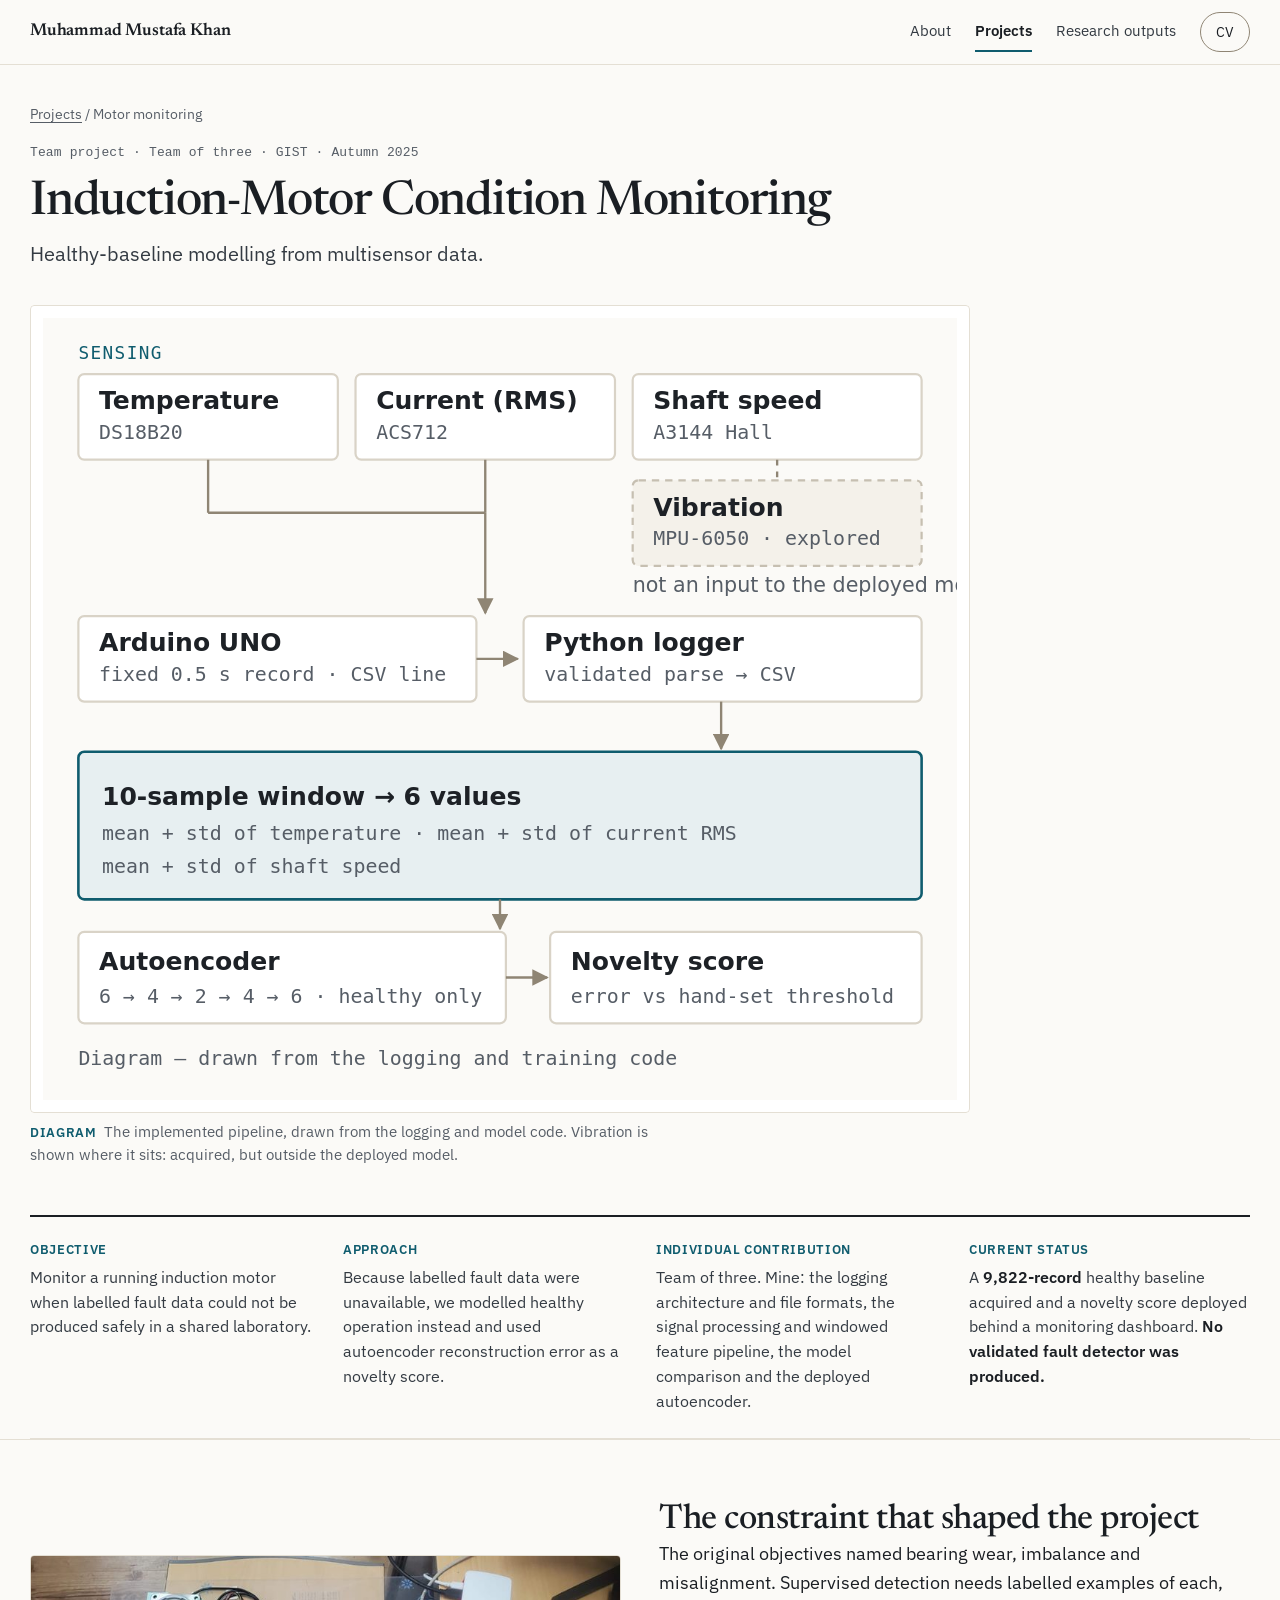
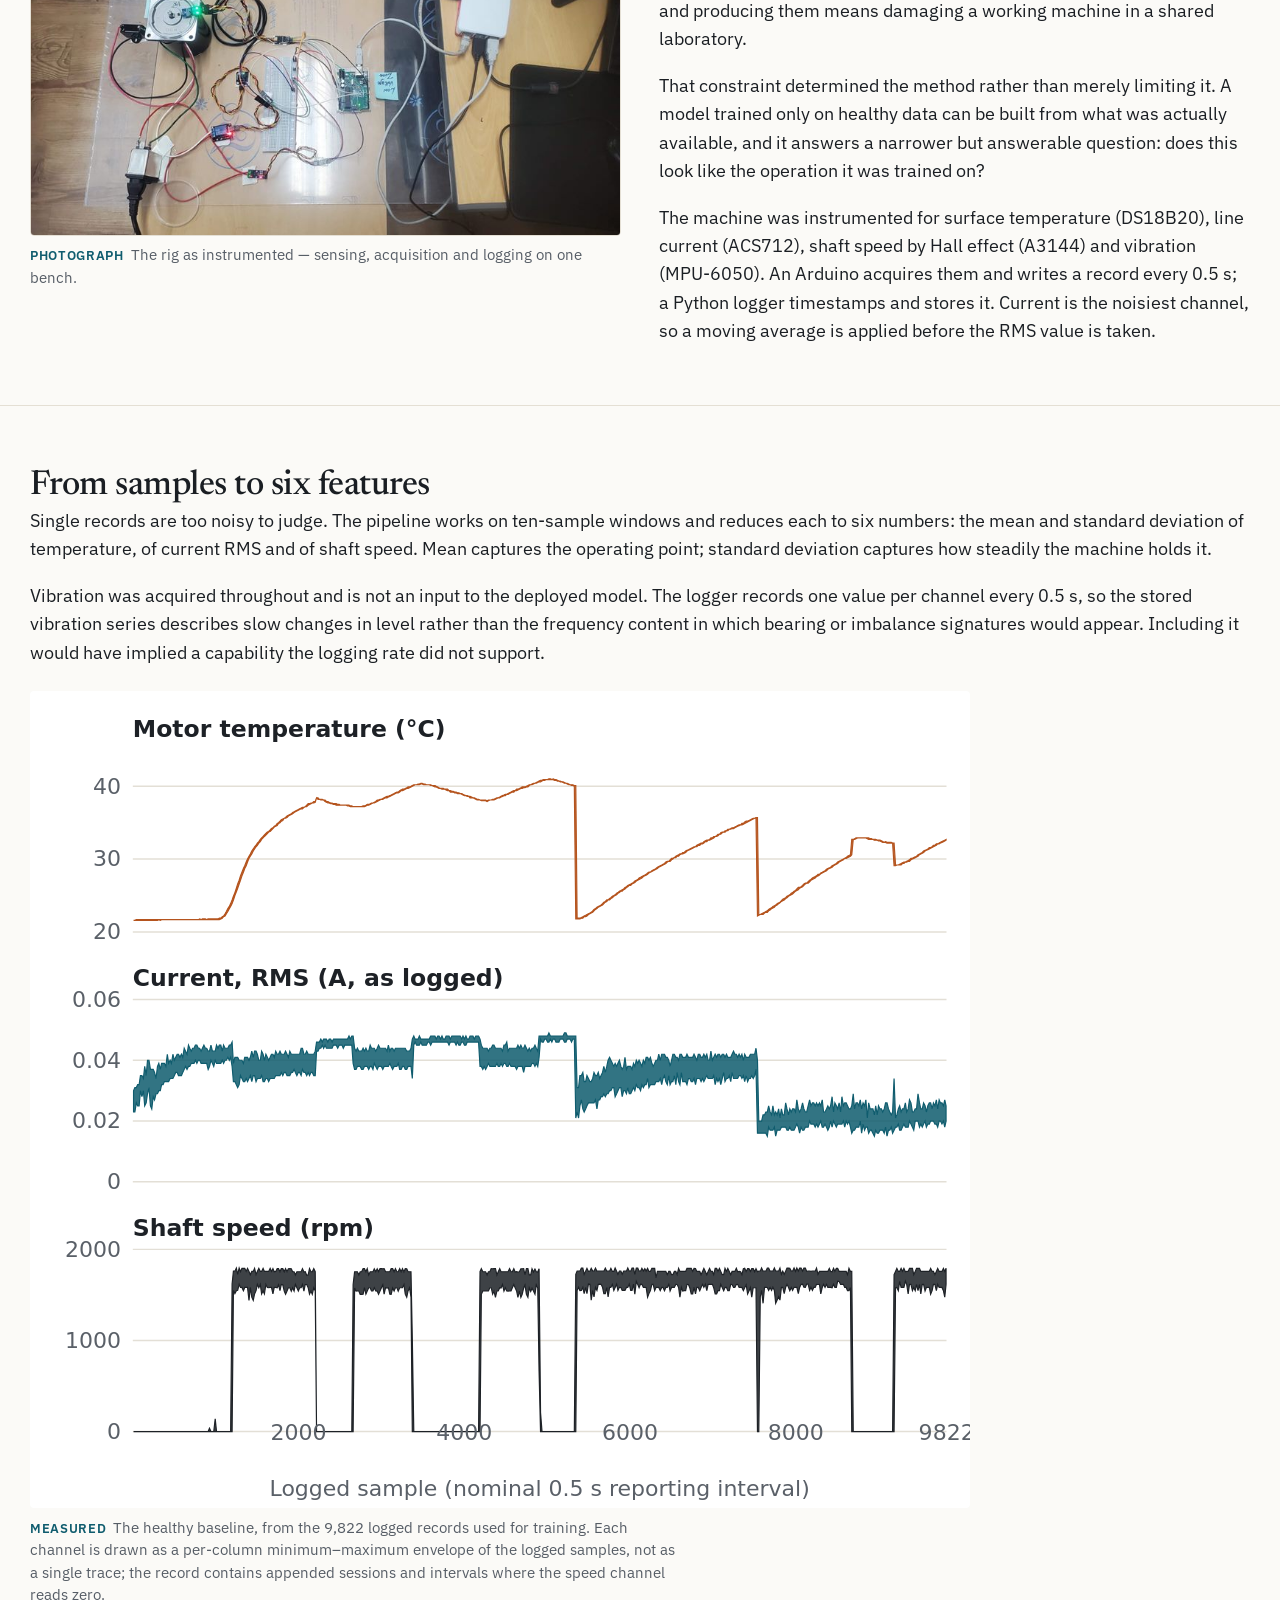
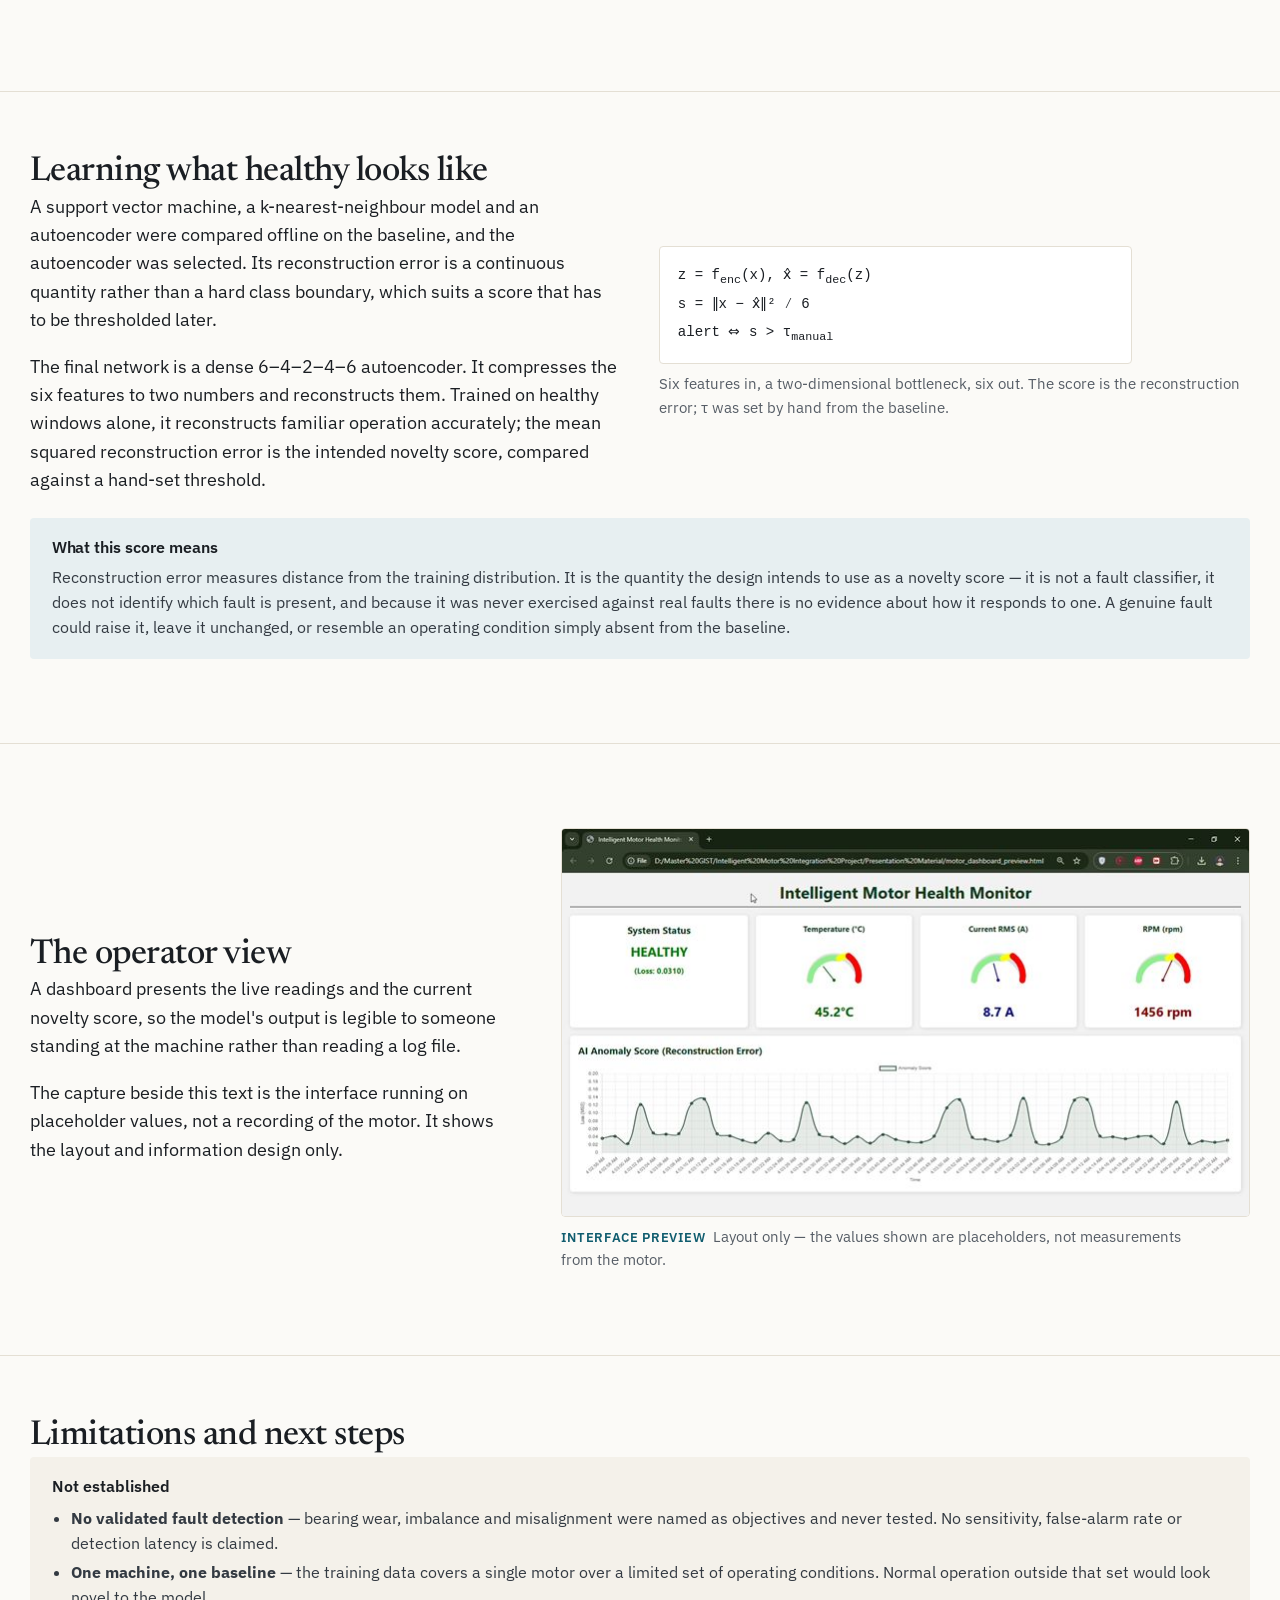
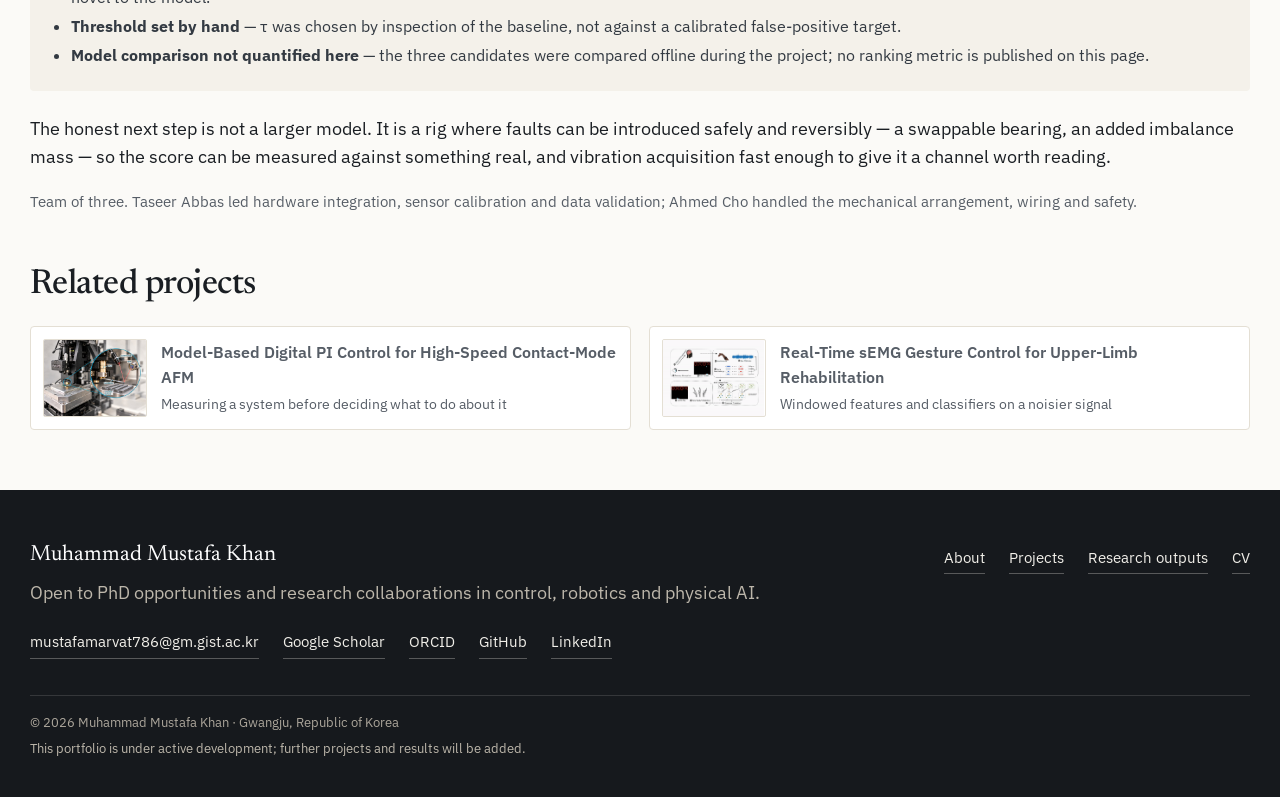
<file: projects/motor-condition-monitoring.html>
<!DOCTYPE html>
<html lang="en">
<head>
<meta charset="utf-8">
<meta name="viewport" content="width=device-width, initial-scale=1">
<meta name="color-scheme" content="light">
<meta name="theme-color" content="#fbfaf7">
<script>document.documentElement.className += ' js';</script>
<title>Induction-Motor Condition Monitoring — Muhammad Mustafa Khan</title>
<meta name="description" content="A multisensor induction-motor rig, a synchronised logging and windowed feature pipeline, and an autoencoder trained only on healthy operation whose reconstruction error serves as a novelty score.">
<meta name="robots" content="noindex, nofollow">
<link rel="canonical" href="https://mustafahan786.github.io/projects/motor-condition-monitoring.html">
<meta property="og:type" content="article">
<meta property="og:title" content="Induction-Motor Condition Monitoring">
<meta property="og:description" content="Labelled fault data were unavailable, so the model learns healthy operation and reports distance from it.">
<meta property="og:url" content="https://mustafahan786.github.io/projects/motor-condition-monitoring.html">
<meta property="og:image" content="https://mustafahan786.github.io/assets/img/og/motor.jpg">
<meta property="og:image:alt" content="Induction-motor condition monitoring — project">
<meta name="twitter:card" content="summary_large_image">
<link rel="icon" href="../assets/favicon.svg" type="image/svg+xml">
<link rel="alternate icon" href="../assets/favicon.png" sizes="32x32">
<link rel="preconnect" href="https://fonts.googleapis.com">
<link rel="preconnect" href="https://fonts.gstatic.com" crossorigin>
<link href="https://fonts.googleapis.com/css2?family=IBM+Plex+Sans:wght@400;500;600&family=Newsreader:opsz,wght@6..72,400;6..72,500;6..72,600&display=swap" rel="stylesheet">
<link rel="stylesheet" href="../style.css?v=2026-10-03-nav">
</head>
<body>
<a class="skip" href="#main">Skip to content</a>

<header class="site-header">
  <div class="wrap header-inner">
    <a class="brand" href="../index.html">Muhammad Mustafa Khan</a>
    <button class="nav-toggle" type="button" aria-expanded="false" aria-controls="site-nav">
      <span class="bars" aria-hidden="true"><span></span></span>Menu
    </button>
    <nav class="nav" id="site-nav" aria-label="Primary">
      <a href="../index.html#about">About</a>
      <a href="index.html" aria-current="page">Projects</a>
      <a href="../index.html#outputs">Research outputs</a>
      <a class="nav-cta" href="../cv.html">CV</a>
    </nav>
  </div>
</header>

<main id="main">
  <section class="case-hero">
    <div class="wrap">
      <p class="breadcrumb"><a href="index.html">Projects</a> <span aria-hidden="true">/</span> Motor monitoring</p>
      <p class="case-meta">Team project · Team of three · GIST · Autumn 2025</p>
      <h1 class="case-title">Induction-Motor Condition Monitoring</h1>
      <p class="case-sub">Healthy-baseline modelling from multisensor data.</p>

      <figure class="fig fig-hero fig-wide fig-pad">
        <a class="zoom" href="../assets/img/motor/motor-architecture.svg">
          <img src="../assets/img/motor/motor-architecture.svg" width="700" height="470" decoding="async"
               alt="System architecture: temperature, current and shaft-speed sensors feed an Arduino writing a record every 0.5 seconds to a Python logger; ten-sample windows produce six features for a 6-4-2-4-6 autoencoder trained on healthy data, whose reconstruction error is compared against a hand-set threshold. Vibration is drawn separately as acquired but not an input to the deployed model.">
        </a>
        <figcaption><span class="tag">Diagram</span>The implemented pipeline, drawn from the logging and
          model code. Vibration is shown where it sits: acquired, but outside the deployed model.</figcaption>
      </figure>

      <div class="brief">
        <h2 class="sr-only">Research brief</h2>
        <dl>
          <div>
            <dt>Objective</dt>
            <dd>Monitor a running induction motor when labelled fault data could not be produced safely in a
              shared laboratory.</dd>
          </div>
          <div>
            <dt>Approach</dt>
            <dd>Because labelled fault data were unavailable, we modelled healthy operation instead and used
              autoencoder reconstruction error as a novelty score.</dd>
          </div>
          <div>
            <dt>Individual contribution</dt>
            <dd>Team of three. Mine: the logging architecture and file formats, the signal processing and
              windowed feature pipeline, the model comparison and the deployed autoencoder.</dd>
          </div>
          <div>
            <dt>Current status</dt>
            <dd>A <strong>9,822-record</strong> healthy baseline acquired and a novelty score deployed behind
              a monitoring dashboard. <strong>No validated fault detector was produced.</strong></dd>
          </div>
        </dl>
      </div>
    </div>
  </section>

  <section class="stage">
    <div class="wrap">
      <div class="split split-media-first">
        <figure class="fig split-media fig-frame">
          <a class="zoom" href="../assets/img/motor/motor-rig-1600.jpg">
            <img src="../assets/img/motor/motor-rig-800.jpg"
                 srcset="../assets/img/motor/motor-rig-800.jpg 800w, ../assets/img/motor/motor-rig-1600.jpg 1600w"
                 sizes="(min-width: 860px) 52vw, 92vw" width="800" height="378" loading="lazy" decoding="async"
                 alt="The instrumented rig showing the motor, sensor mounts, breadboard wiring, Arduino and single-board computer.">
          </a>
          <figcaption><span class="tag">Photograph</span>The rig as instrumented — sensing, acquisition and
            logging on one bench.</figcaption>
        </figure>
        <div>
          <h2>The constraint that shaped the project</h2>
          <div class="prose">
            <p>
              The original objectives named bearing wear, imbalance and misalignment. Supervised detection
              needs labelled examples of each, and producing them means damaging a working machine in a
              shared laboratory.
            </p>
            <p>
              That constraint determined the method rather than merely limiting it. A model trained only on
              healthy data can be built from what was actually available, and it answers a narrower but
              answerable question: does this look like the operation it was trained on?
            </p>
            <p>
              The machine was instrumented for surface temperature (DS18B20), line current (ACS712), shaft
              speed by Hall effect (A3144) and vibration (MPU-6050). An Arduino acquires them and writes a
              record every 0.5 s; a Python logger timestamps and stores it. Current is the noisiest channel,
              so a moving average is applied before the RMS value is taken.
            </p>
          </div>
        </div>
      </div>
    </div>
  </section>

  <section class="stage">
    <div class="wrap">
      <h2>From samples to six features</h2>
      <div class="prose">
        <p>
          Single records are too noisy to judge. The pipeline works on ten-sample windows and reduces each to
          six numbers: the mean and standard deviation of temperature, of current RMS and of shaft speed.
          Mean captures the operating point; standard deviation captures how steadily the machine holds it.
        </p>
        <p>
          Vibration was acquired throughout and is not an input to the deployed model. The logger records one
          value per channel every 0.5 s, so the stored vibration series describes slow changes in level
          rather than the frequency content in which bearing or imbalance signatures would appear. Including
          it would have implied a capability the logging rate did not support.
        </p>
      </div>
      <figure class="fig fig-wide">
        <a class="zoom" href="../assets/img/motor/motor-baseline.svg">
          <img src="../assets/img/motor/motor-baseline.svg" width="640" height="556" loading="lazy" decoding="async"
               alt="Three stacked plots of the logged healthy baseline — temperature, current RMS and shaft speed — each drawn as a shaded band spanning the minimum and maximum logged value in each horizontal position.">
        </a>
        <figcaption><span class="tag">Measured</span>The healthy baseline, from the 9,822 logged records used
          for training. Each channel is drawn as a per-column minimum–maximum envelope of the logged samples,
          not as a single trace; the record contains appended sessions and intervals where the speed channel
          reads zero.</figcaption>
      </figure>
    </div>
  </section>

  <section class="stage">
    <div class="wrap">
      <div class="split">
        <div>
          <h2>Learning what healthy looks like</h2>
          <div class="prose">
            <p>
              A support vector machine, a k-nearest-neighbour model and an autoencoder were compared offline
              on the baseline, and the autoencoder was selected. Its reconstruction error is a continuous
              quantity rather than a hard class boundary, which suits a score that has to be thresholded
              later.
            </p>
            <p>
              The final network is a dense 6–4–2–4–6 autoencoder. It compresses the six features to two
              numbers and reconstructs them. Trained on healthy windows alone, it reconstructs familiar
              operation accurately; the mean squared reconstruction error is the intended novelty score,
              compared against a hand-set threshold.
            </p>
          </div>
        </div>
        <div class="split-media">
          <div class="eq" role="img" aria-label="The novelty score is the mean squared error between the six input features and their reconstruction. An alert is raised when that score exceeds a hand-set threshold.">
            z = f<sub>enc</sub>(x),  x̂ = f<sub>dec</sub>(z)<br>
            s = ‖x − x̂‖² ⁄ 6<br>
            alert ⇔ s &gt; τ<sub>manual</sub>
          </div>
          <p class="small muted">Six features in, a two-dimensional bottleneck, six out. The score is the
            reconstruction error; τ was set by hand from the baseline.</p>
        </div>
      </div>

      <div class="callout">
        <h3>What this score means</h3>
        <p>
          Reconstruction error measures distance from the training distribution. It is the quantity the
          design intends to use as a novelty score — it is not a fault classifier, it does not identify which
          fault is present, and because it was never exercised against real faults there is no evidence about
          how it responds to one. A genuine fault could raise it, leave it unchanged, or resemble an
          operating condition simply absent from the baseline.
        </p>
      </div>
    </div>
  </section>

  <section class="stage">
    <div class="wrap">
      <div class="split split-wide-media">
        <div>
          <h2>The operator view</h2>
          <div class="prose">
            <p>
              A dashboard presents the live readings and the current novelty score, so the model's output is
              legible to someone standing at the machine rather than reading a log file.
            </p>
            <p>
              The capture beside this text is the interface running on placeholder values, not a recording of
              the motor. It shows the layout and information design only.
            </p>
          </div>
        </div>
        <figure class="fig split-media fig-frame">
          <a class="zoom" href="../assets/img/motor/motor-dashboard-preview-1376.jpg">
            <img src="../assets/img/motor/motor-dashboard-preview-688.jpg"
                 srcset="../assets/img/motor/motor-dashboard-preview-688.jpg 688w, ../assets/img/motor/motor-dashboard-preview-1376.jpg 1376w"
                 sizes="(min-width: 860px) 52vw, 92vw" width="688" height="388" loading="lazy" decoding="async"
                 alt="Monitoring dashboard layout showing temperature, current and speed readouts with a health indicator and trend charts.">
          </a>
          <figcaption><span class="tag tag-sim">Interface preview</span>Layout only — the values shown are
            placeholders, not measurements from the motor.</figcaption>
        </figure>
      </div>
    </div>
  </section>

  <section class="stage">
    <div class="wrap">
      <h2>Limitations and next steps</h2>
      <div class="limits">
        <h3>Not established</h3>
        <ul class="tight">
          <li><strong>No validated fault detection</strong> — bearing wear, imbalance and misalignment were
            named as objectives and never tested. No sensitivity, false-alarm rate or detection latency is
            claimed.</li>
          <li><strong>One machine, one baseline</strong> — the training data covers a single motor over a
            limited set of operating conditions. Normal operation outside that set would look novel to the
            model.</li>
          <li><strong>Threshold set by hand</strong> — τ was chosen by inspection of the baseline, not
            against a calibrated false-positive target.</li>
          <li><strong>Model comparison not quantified here</strong> — the three candidates were compared
            offline during the project; no ranking metric is published on this page.</li>
        </ul>
      </div>
      <div class="prose" style="margin-top:1.5rem">
        <p>
          The honest next step is not a larger model. It is a rig where faults can be introduced safely and
          reversibly — a swappable bearing, an added imbalance mass — so the score can be measured against
          something real, and vibration acquisition fast enough to give it a channel worth reading.
        </p>
        <p class="small muted">
          Team of three. Taseer Abbas led hardware integration, sensor calibration and data validation;
          Ahmed Cho handled the mechanical arrangement, wiring and safety.
        </p>
      </div>

      <h2 class="related-h">Related projects</h2>
      <div class="related">
        <a href="afm-high-speed-control.html">
          <img src="../assets/img/concepts/afm-concept-v6-640.jpg" width="640" height="480" loading="lazy" decoding="async" alt="">
          <span><b>Model-Based Digital PI Control for High-Speed Contact-Mode AFM</b><span>Measuring a system before deciding what to do about it</span></span>
        </a>
        <a href="semg-rehabilitation-interface.html">
          <img src="../assets/img/semg/semg-graphical-abstract-card-4x3.png" width="466" height="350" loading="lazy" decoding="async" alt="">
          <span><b>Real-Time sEMG Gesture Control for Upper-Limb Rehabilitation</b><span>Windowed features and classifiers on a noisier signal</span></span>
        </a>
      </div>
    </div>
  </section>
</main>

<footer class="site-footer">
  <div class="wrap footer-grid">
    <div>
      <p class="footer-name">Muhammad Mustafa Khan</p>
      <p class="footer-statement">Open to PhD opportunities and research collaborations in control, robotics and physical AI.</p>
      <ul class="footer-links">
        <li><a href="mailto:mustafamarvat786@gm.gist.ac.kr">mustafamarvat786@gm.gist.ac.kr</a></li>
        <li><a href="https://scholar.google.com/citations?user=AgU49wwAAAAJ&amp;hl=en" rel="noopener">Google Scholar</a></li>
        <li><a href="https://orcid.org/0009-0001-7310-5765" rel="noopener">ORCID</a></li>
        <li><a href="https://github.com/Mustafahan786" rel="noopener">GitHub</a></li>
        <li><a href="https://www.linkedin.com/in/mustafa-khan-marwat/" rel="noopener">LinkedIn</a></li>
      </ul>
    </div>
    <nav aria-label="Footer">
      <ul class="footer-nav">
        <li><a href="../index.html#about">About</a></li>
        <li><a href="index.html">Projects</a></li>
        <li><a href="../index.html#outputs">Research outputs</a></li>
        <li><a href="../cv.html">CV</a></li>
      </ul>
    </nav>
  </div>
  <div class="wrap footer-bottom">
    <p class="footer-meta">© <span id="year">2026</span> Muhammad Mustafa Khan · Gwangju, Republic of Korea</p>
    <p class="footer-status">This portfolio is under active development; further projects and results will be added.</p>
  </div>
</footer>
<script src="../script.js?v=2026-10-03-nav" defer></script>
</body>
</html>
</file>
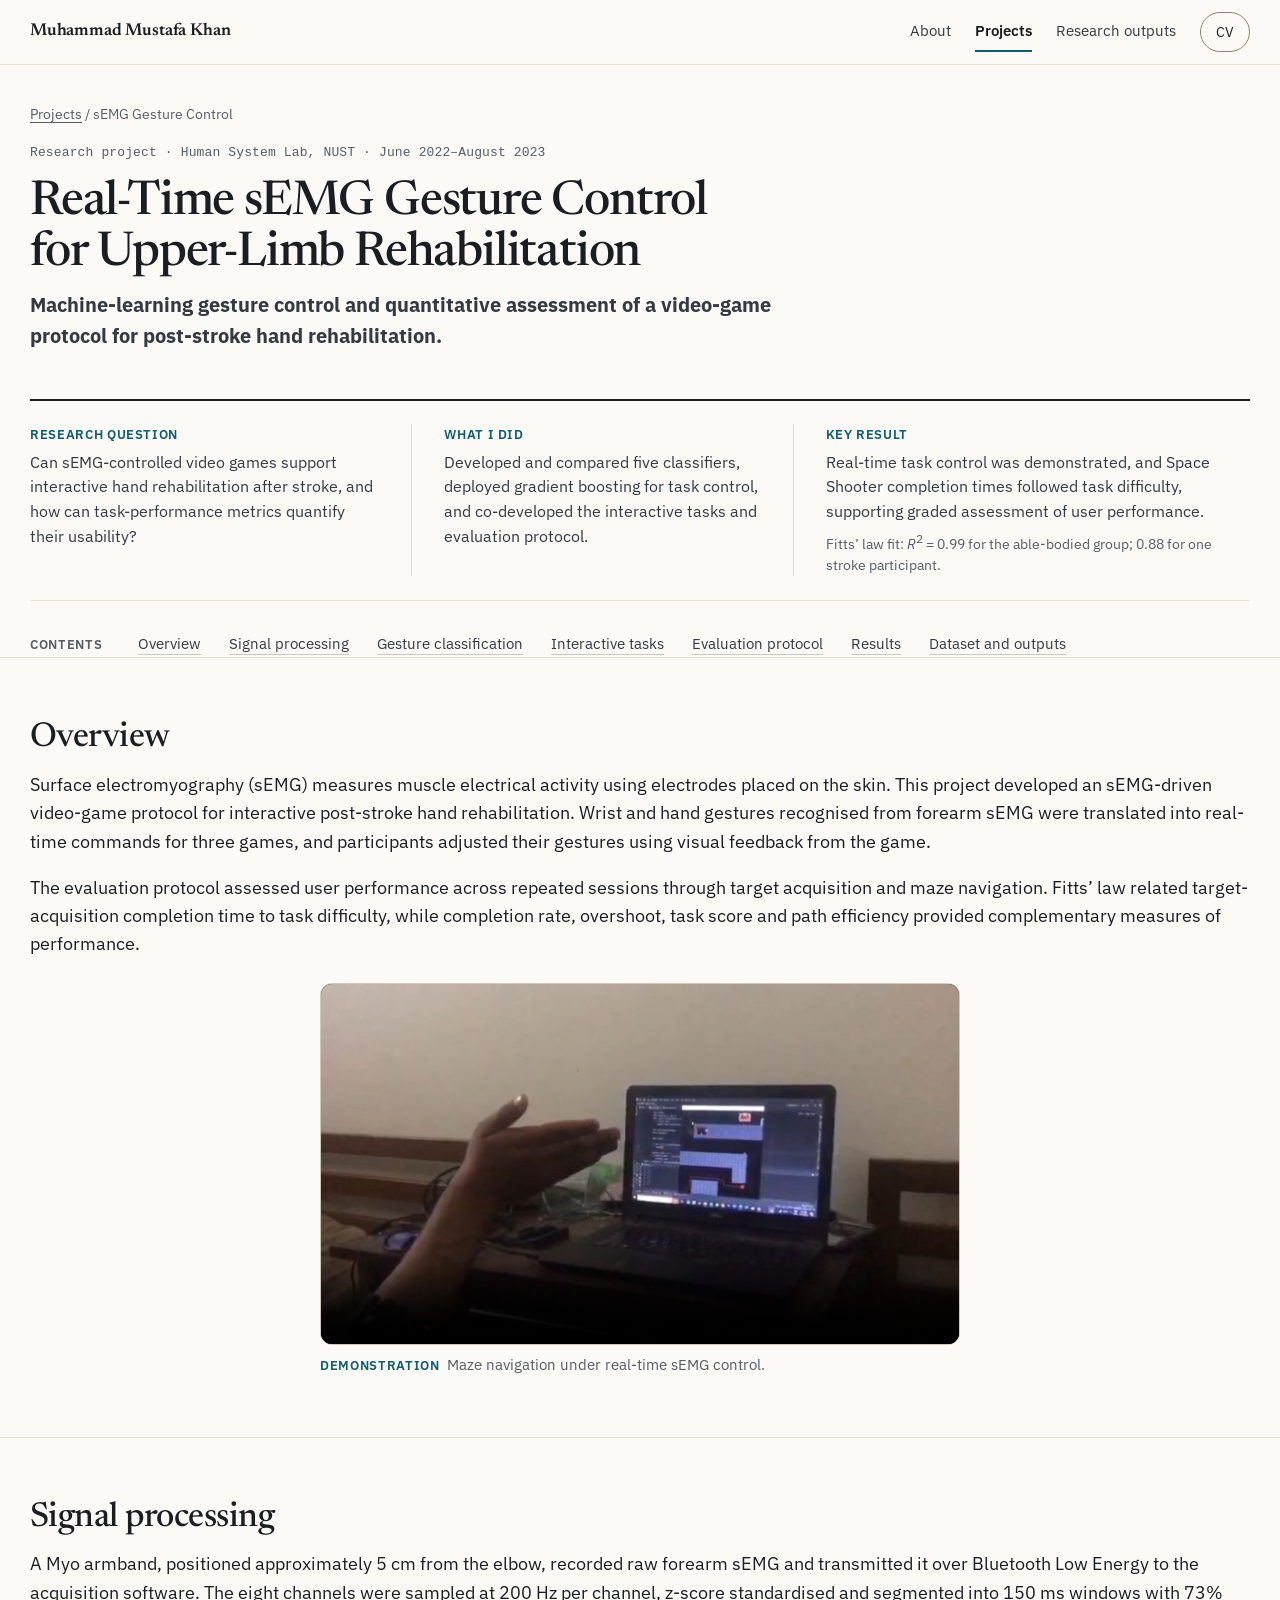
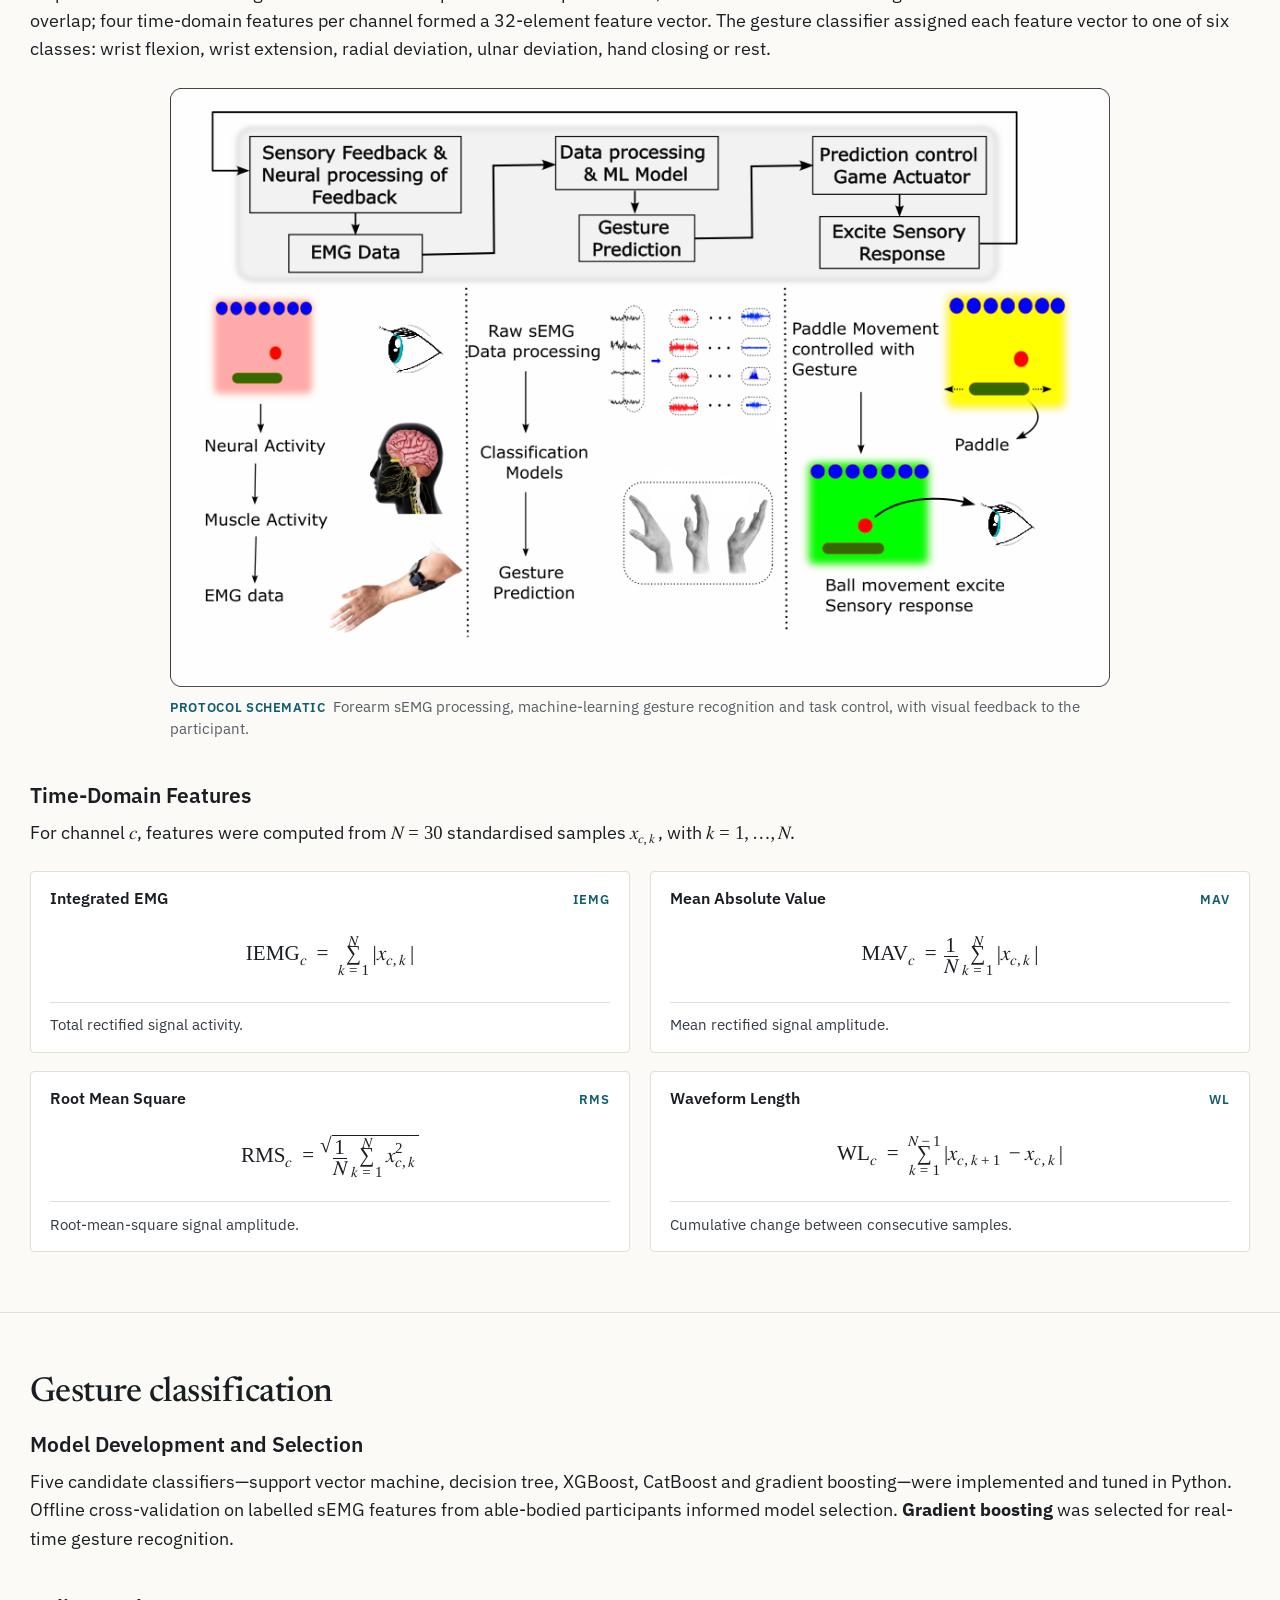
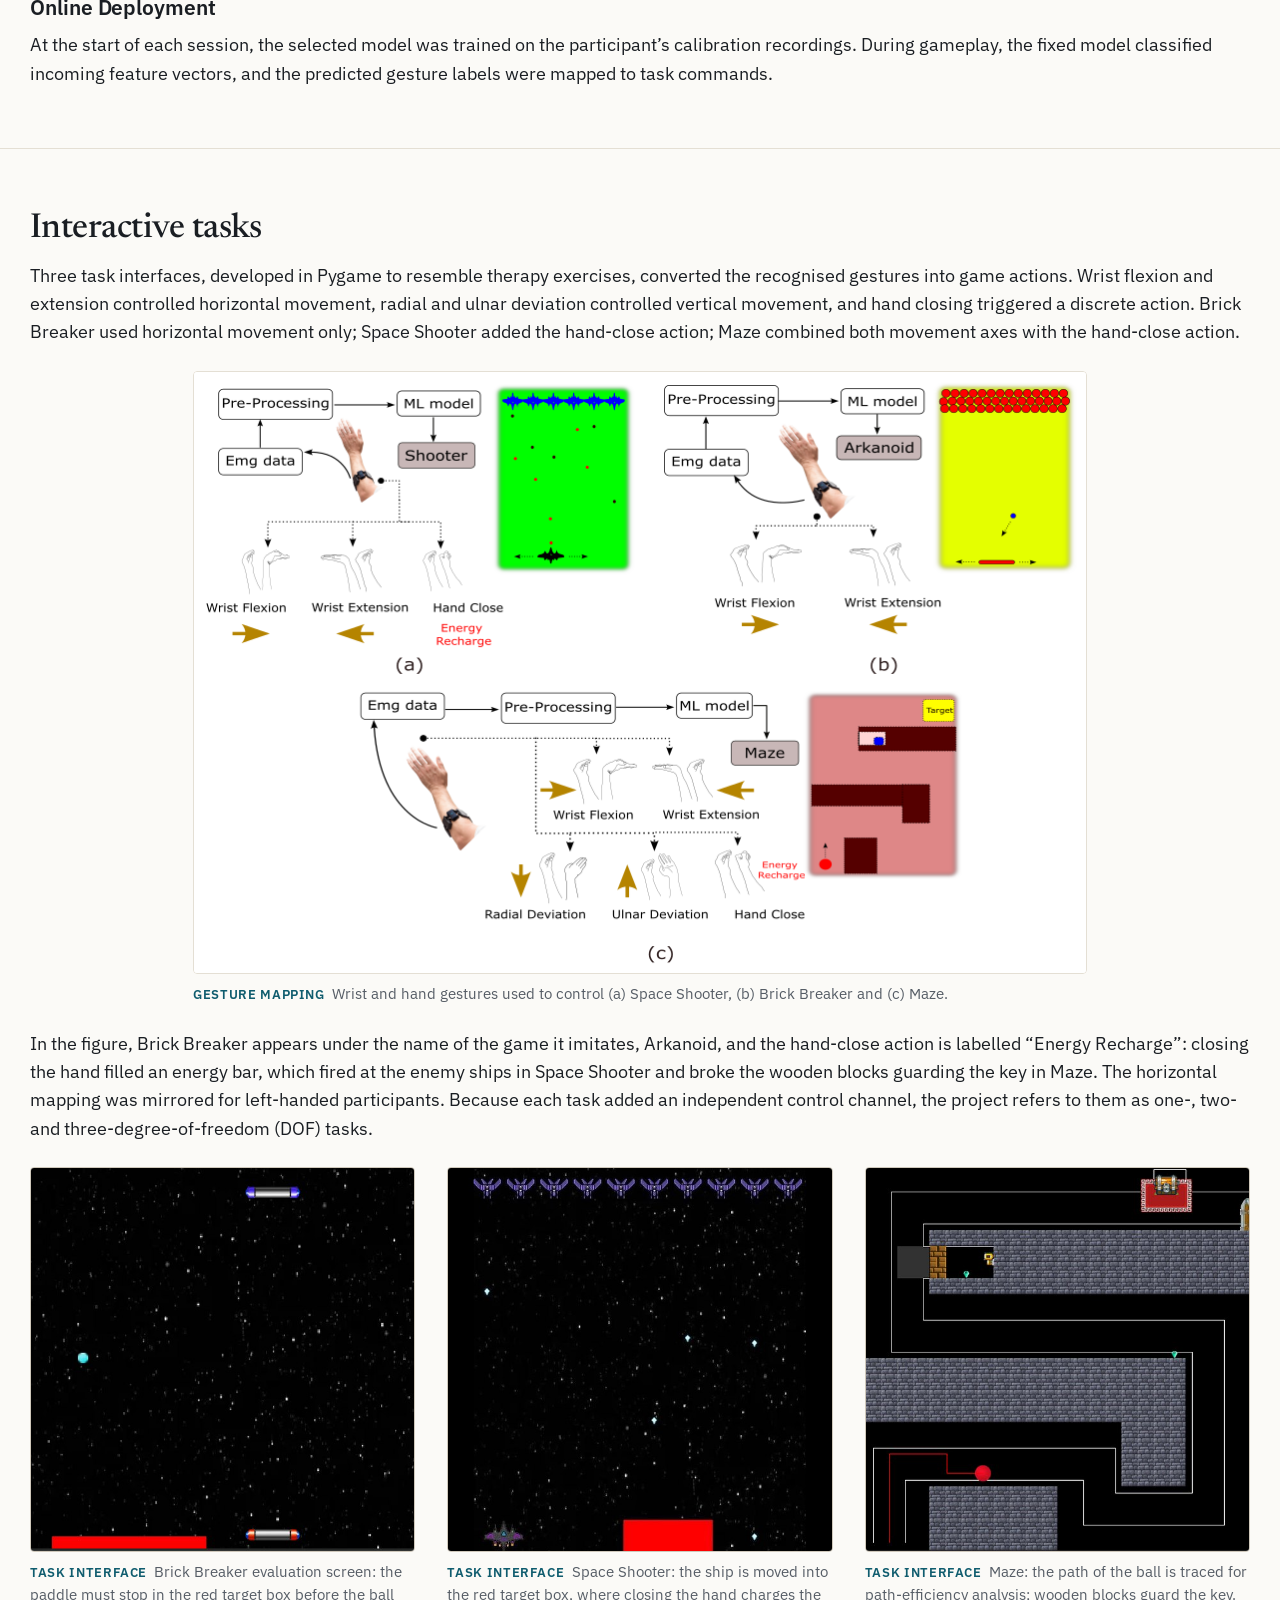
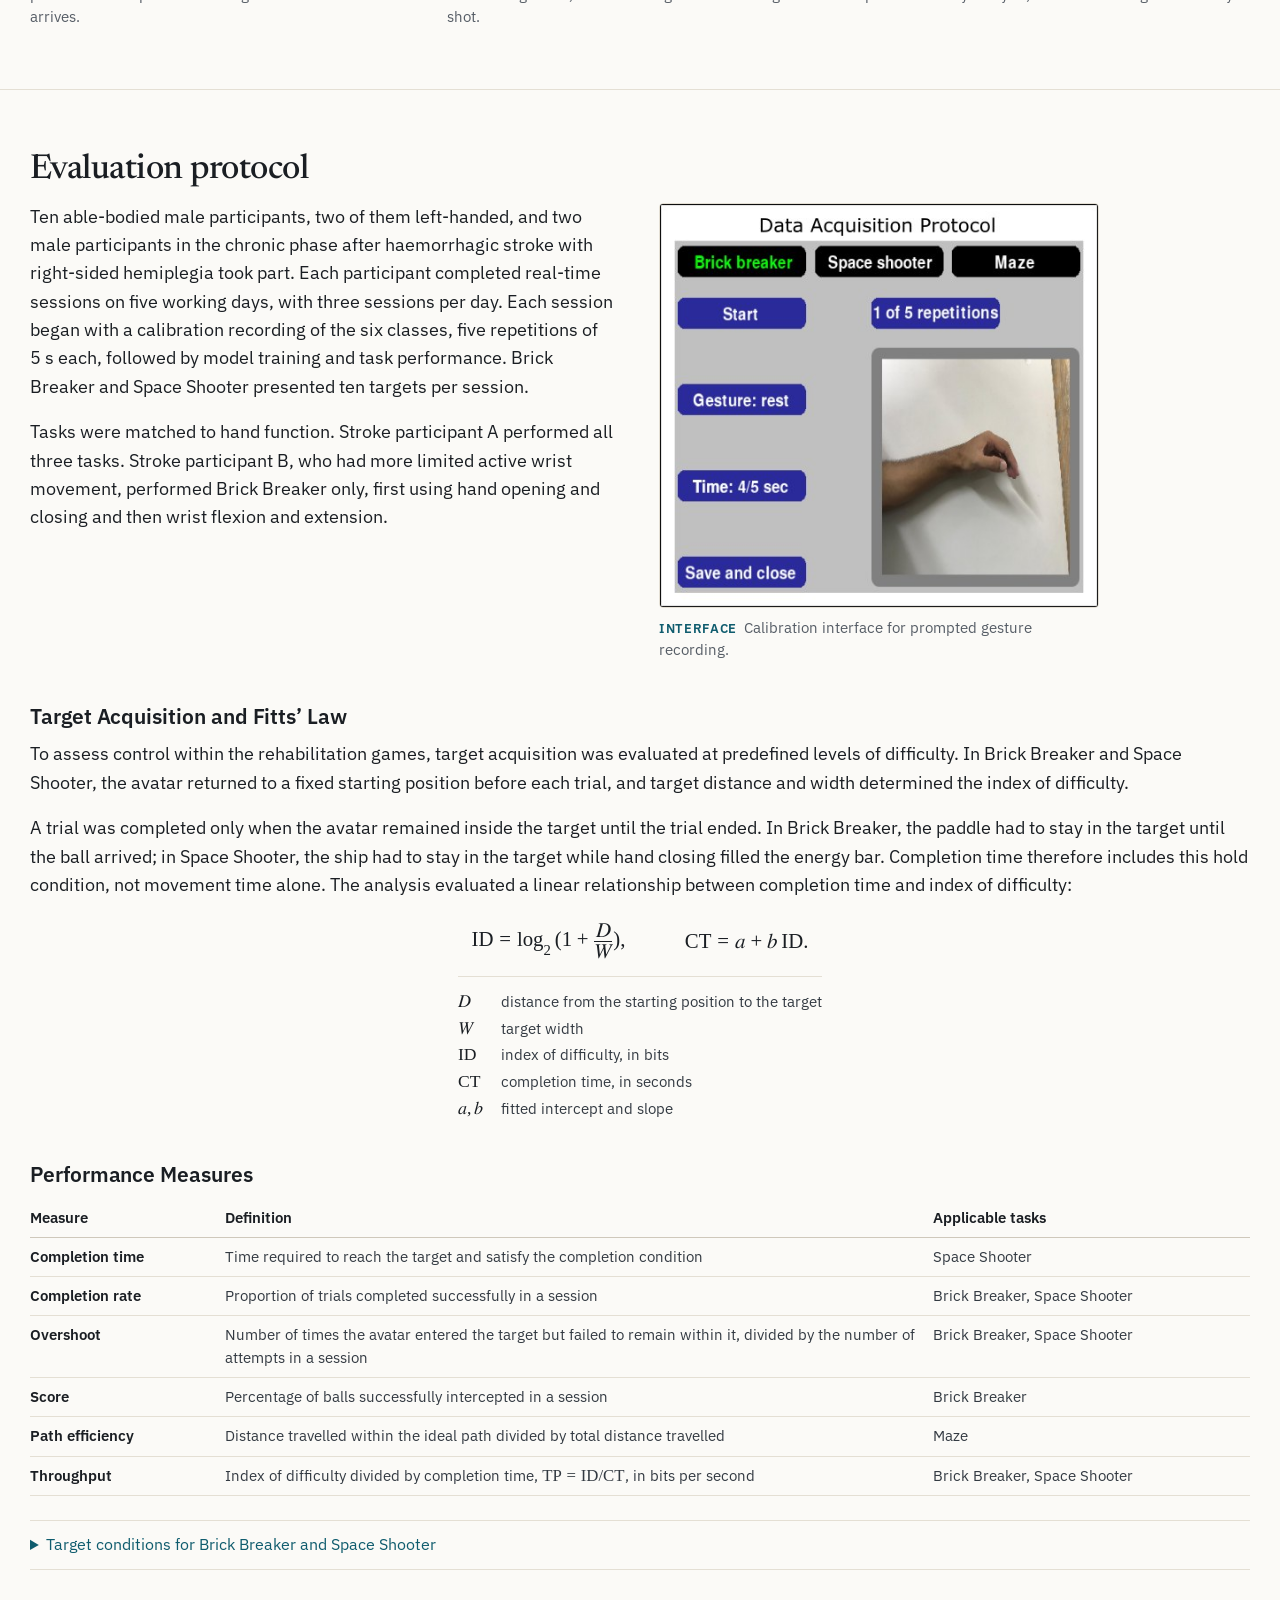
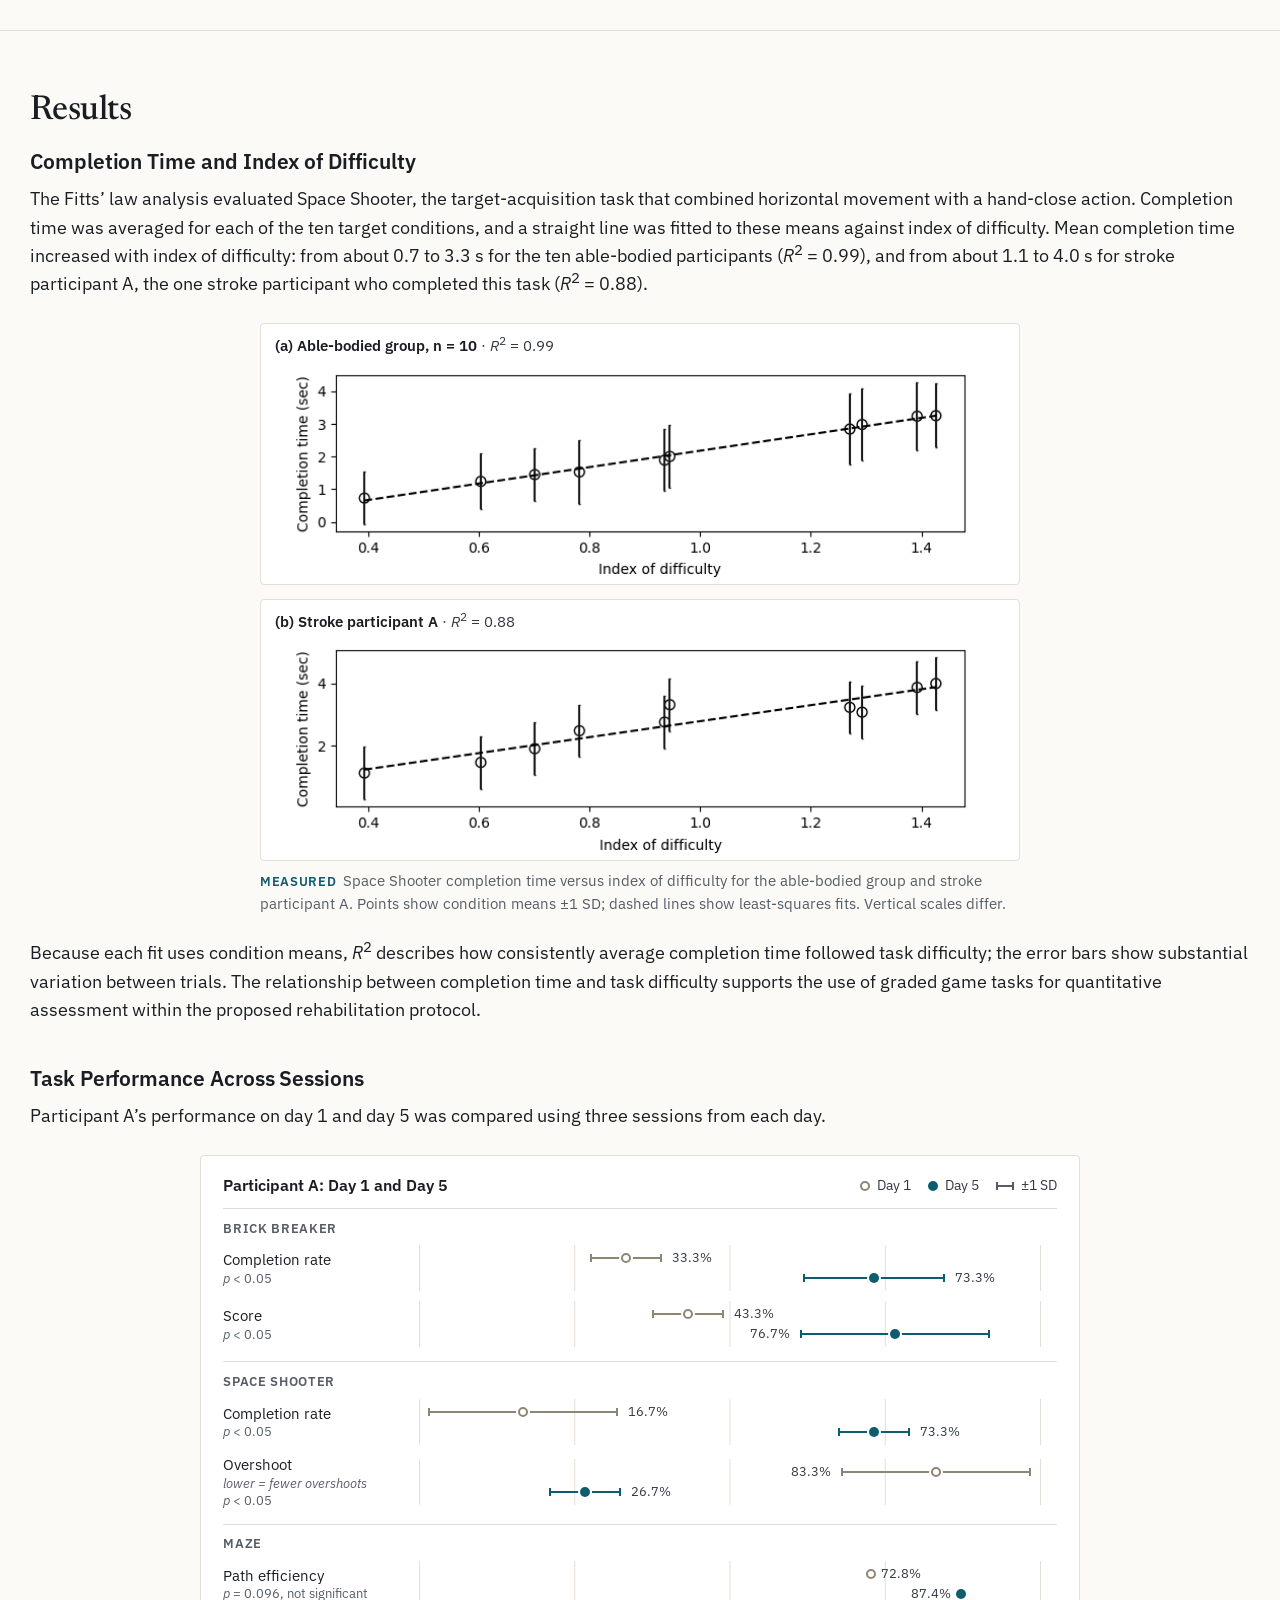
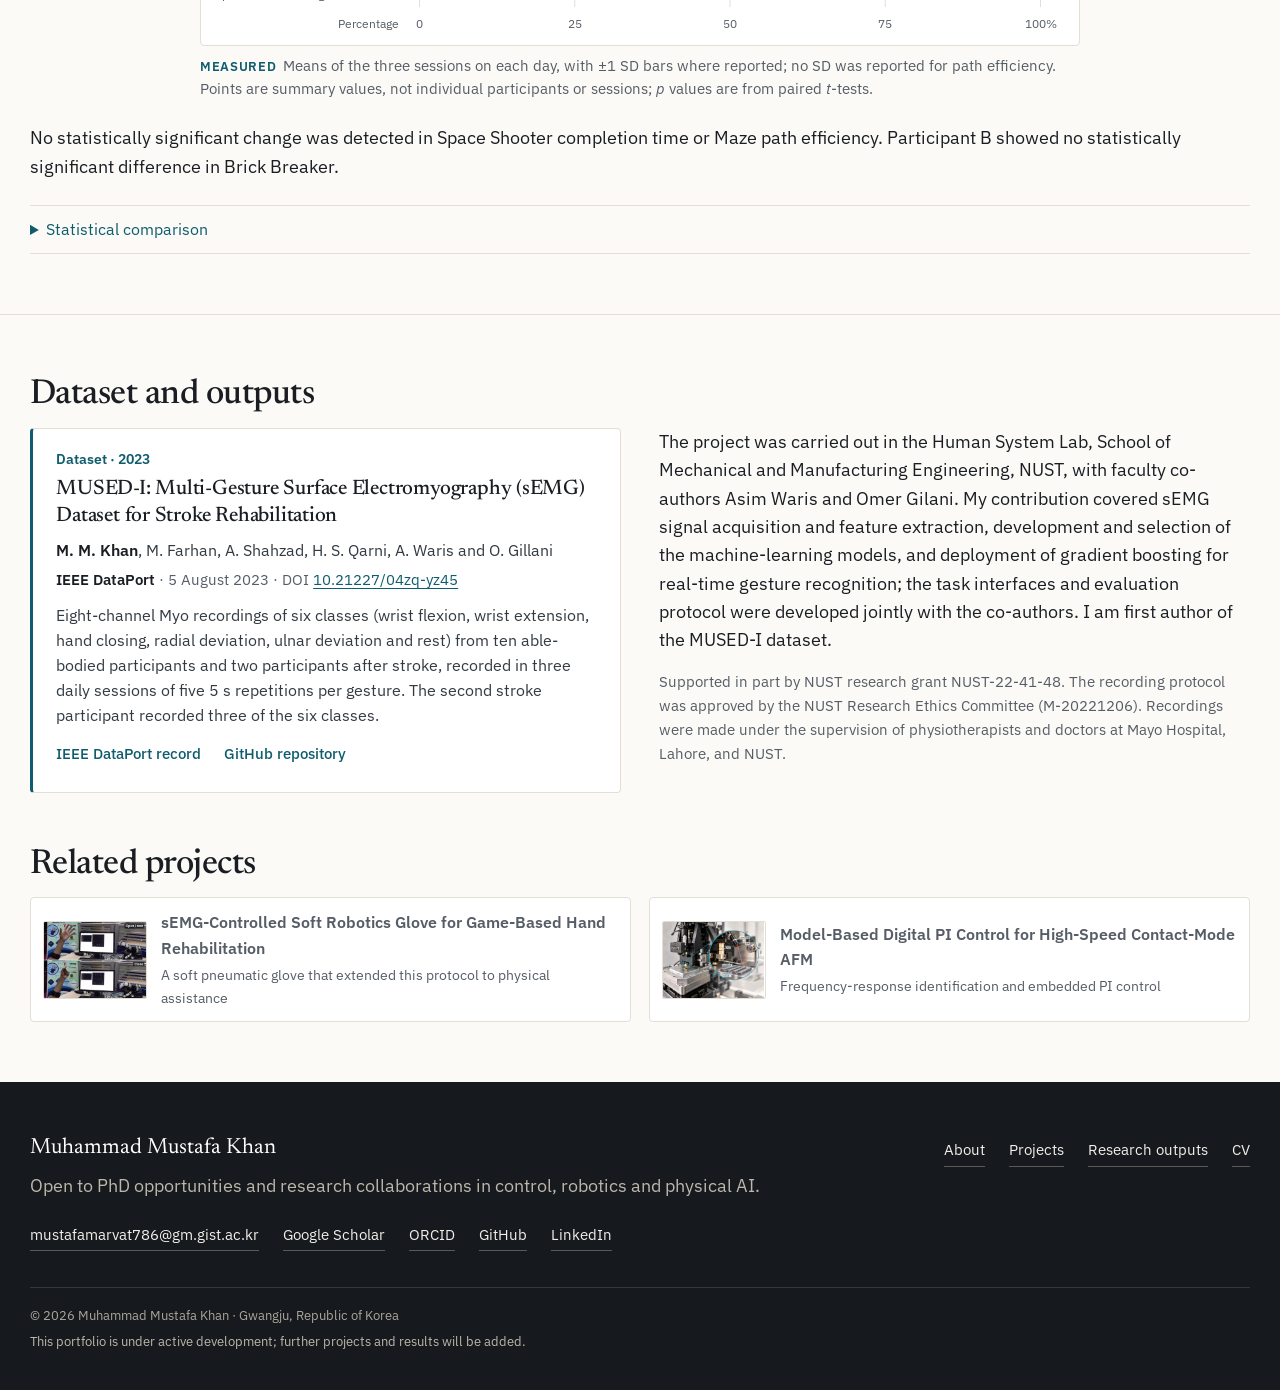
<file: projects/semg-rehabilitation-interface.html>
<!DOCTYPE html>
<html lang="en">
<head>
<meta charset="utf-8">
<meta name="viewport" content="width=device-width, initial-scale=1">
<meta name="color-scheme" content="light">
<meta name="theme-color" content="#fbfaf7">
<script>document.documentElement.className += ' js';</script>
<title>Real-Time sEMG Gesture Control for Upper-Limb Rehabilitation — Muhammad Mustafa Khan</title>
<meta name="description" content="This project developed an sEMG-driven video-game protocol for interactive post-stroke hand rehabilitation. Gradient-boosting gesture recognition enabled real-time control, while Fitts’ law and task-specific performance metrics assessed user performance across repeated sessions.">
<link rel="canonical" href="https://mustafahan786.github.io/projects/semg-rehabilitation-interface.html">
<meta property="og:type" content="article">
<meta property="og:title" content="Real-Time sEMG Gesture Control for Upper-Limb Rehabilitation">
<meta property="og:description" content="This project developed an sEMG-driven video-game protocol for interactive post-stroke hand rehabilitation. Gradient-boosting gesture recognition enabled real-time control, while Fitts’ law and task-specific performance metrics assessed user performance across repeated sessions.">
<meta property="og:url" content="https://mustafahan786.github.io/projects/semg-rehabilitation-interface.html">
<meta property="og:image" content="https://mustafahan786.github.io/assets/img/og/semg-v3.jpg">
<meta property="og:image:alt" content="Real-Time sEMG Gesture Control for Upper-Limb Rehabilitation: project title beside the graphical abstract of the sEMG control loop">
<meta name="twitter:card" content="summary_large_image">
<link rel="icon" href="../assets/favicon.svg" type="image/svg+xml">
<link rel="alternate icon" href="../assets/favicon.png" sizes="32x32">
<link rel="preconnect" href="https://fonts.googleapis.com">
<link rel="preconnect" href="https://fonts.gstatic.com" crossorigin>
<link href="https://fonts.googleapis.com/css2?family=IBM+Plex+Sans:wght@400;500;600&family=Newsreader:opsz,wght@6..72,400;6..72,500;6..72,600&display=swap" rel="stylesheet">
<link rel="stylesheet" href="../style.css?v=2026-10-03-nav">
</head>
<body class="semg-page">
<a class="skip" href="#main">Skip to content</a>

<header class="site-header">
  <div class="wrap header-inner">
    <a class="brand" href="../index.html">Muhammad Mustafa Khan</a>
    <button class="nav-toggle" type="button" aria-expanded="false" aria-controls="site-nav">
      <span class="bars" aria-hidden="true"><span></span></span>Menu
    </button>
    <nav class="nav" id="site-nav" aria-label="Primary">
      <a href="../index.html#about">About</a>
      <a href="index.html" aria-current="page">Projects</a>
      <a href="../index.html#outputs">Research outputs</a>
      <a class="nav-cta" href="../cv.html">CV</a>
    </nav>
  </div>
</header>

<main id="main">
  <section class="case-hero">
    <div class="wrap">
      <p class="breadcrumb"><a href="index.html">Projects</a> <span aria-hidden="true">/</span> sEMG Gesture Control</p>
      <p class="case-meta">Research project&nbsp;· Human System Lab, NUST&nbsp;· <span class="nowrap">June 2022–August 2023</span></p>
      <h1 class="case-title">Real-Time sEMG Gesture Control for Upper-Limb Rehabilitation</h1>
      <p class="case-sub"><strong>Machine-learning gesture control and quantitative assessment of a <span class="nowrap">video-game</span> protocol
        for post-stroke hand rehabilitation.</strong></p>

      <div class="brief brief-3 semg-brief">
        <h2 class="sr-only">Summary</h2>
        <dl>
          <div>
            <dt>Research question</dt>
            <dd>Can sEMG-controlled video games support interactive hand rehabilitation after stroke, and how can
              task-performance metrics quantify their usability?</dd>
          </div>
          <div>
            <dt>What I did</dt>
            <dd>Developed and compared five classifiers, deployed gradient boosting for task control, and co-developed
              the interactive tasks and evaluation protocol.</dd>
          </div>
          <div>
            <dt>Key result</dt>
            <dd>
              <p>Real-time task control was demonstrated, and Space Shooter completion times followed task difficulty,
                supporting graded assessment of user performance.</p>
              <p class="semg-brief-note">Fitts’ law fit: <i>R</i><sup>2</sup>&nbsp;=&nbsp;0.99 for the able-bodied
                group; 0.88 for one stroke participant.</p>
            </dd>
          </div>
        </dl>
      </div>

      <nav class="contents" aria-labelledby="contents-h">
        <h2 id="contents-h">Contents</h2>
        <ol>
          <li><a href="#overview">Overview</a></li>
          <li><a href="#signal-path">Signal processing</a></li>
          <li><a href="#classifier">Gesture classification</a></li>
          <li><a href="#games">Interactive tasks</a></li>
          <li><a href="#protocol">Evaluation protocol</a></li>
          <li><a href="#results">Results</a></li>
          <li><a href="#output">Dataset and outputs</a></li>
        </ol>
      </nav>
    </div>
  </section>

  <!-- ========== 1. overview ========== -->
  <section class="stage" id="overview">
    <div class="wrap">
      <h2>Overview</h2>
      <div class="prose">
        <p>
          Surface electromyography (sEMG) measures muscle electrical activity using electrodes placed on the skin.
          This project developed an sEMG-driven <span class="nowrap">video-game</span> protocol for interactive post-stroke
          hand rehabilitation. Wrist and hand gestures recognised from forearm sEMG were translated into real-time commands for three
          games, and participants adjusted their gestures using visual feedback from the game.
        </p>
        <p>
          The evaluation protocol assessed user performance across repeated sessions through target acquisition and
          maze navigation. Fitts’ law related
          target-acquisition completion time to task difficulty, while completion rate, overshoot, task score and path
          efficiency provided complementary measures of performance.
        </p>
      </div>

      <figure class="fig semg-video">
        <div class="video-frame">
          <video controls preload="none" playsinline muted width="640" height="362"
                 poster="../assets/video/semg-maze-game-poster.jpg"
                 aria-label="Demonstration recording, 40 seconds, without sound: a forearm wearing the Myo armband performs wrist extension, flexion and deviation gestures in front of a laptop, and the ball in the on-screen maze moves along the corridors while its path is drawn behind it.">
            <source src="../assets/video/semg-maze-game.mp4" type="video/mp4">
            Your browser cannot play this video. It shows the maze task controlled by wrist gestures recognised from
            forearm sEMG; the path of the ball is traced on screen.
          </video>
        </div>
        <figcaption><span class="tag">Demonstration</span>Maze navigation under real-time sEMG control.</figcaption>
      </figure>
    </div>
  </section>

  <!-- ========== 2. signal processing ========== -->
  <section class="stage" id="signal-path">
    <div class="wrap">
      <h2>Signal processing</h2>
      <div class="prose">
        <p>
          A Myo armband, positioned approximately 5&nbsp;cm from the elbow, recorded raw forearm sEMG and
          transmitted it over Bluetooth Low Energy to the acquisition software. The eight channels were sampled at
          200&nbsp;Hz per channel, z-score standardised and segmented into 150&nbsp;ms windows with 73% overlap; four
          time-domain features per channel formed a 32-element feature vector. The gesture classifier assigned each
          feature vector to one of six classes: wrist flexion, wrist extension, radial deviation, ulnar deviation, hand
          closing or rest.
        </p>
      </div>

      <figure class="fig fig-center semg-fig-protocol">
        <a class="zoom" href="../assets/img/semg/semg-protocol-schematic-1020.png" data-zoom="natural">
          <img src="../assets/img/semg/semg-protocol-schematic-1020.png" width="1020" height="650" loading="lazy" decoding="async"
               alt="Protocol schematic. A loop runs from the participant’s sensory feedback and neural processing of that feedback, to EMG data, data processing and the machine-learning model, gesture prediction, the prediction controlling the game, and the resulting sensory response back to the participant. Below, three panels illustrate the stages: the participant watches the Brick Breaker screen, and neural activity leads to muscle activity and EMG data recorded by the armband; raw sEMG is processed, passed to classification models and converted into a gesture prediction; the predicted gesture moves the paddle, and the ball’s movement is seen by the participant.">
        </a>
        <figcaption><span class="tag">Protocol schematic</span>Forearm sEMG processing, machine-learning gesture
          recognition and task control, with visual feedback to the participant.</figcaption>
      </figure>

      <div class="semg-sub">
        <h3 class="semg-subhead" id="time-domain-features">Time-Domain Features</h3>
        <div class="prose">
          <p>
            For channel <math><mi>c</mi></math>, features were computed from
            <math><mi>N</mi><mo>=</mo><mn>30</mn></math> standardised samples
            <math><msub><mi>x</mi><mrow><mi>c</mi><mo>,</mo><mi>k</mi></mrow></msub></math>, with
            <math><mi>k</mi><mo>=</mo><mn>1</mn><mo separator="true">,</mo><mi mathvariant="normal">…</mi><mo separator="true">,</mo><mi>N</mi></math>.
          </p>
        </div>

        <div class="semg-feature-grid">
          <section class="semg-feature" aria-labelledby="feat-iemg">
            <h4 id="feat-iemg"><span>Integrated EMG</span> <span class="semg-feature-abbr">IEMG</span></h4>
            <div class="semg-feature-eq"><math display="block" aria-label="IEMG sub c equals the sum from k equals 1 to N of the absolute value of x sub c comma k"><mstyle displaystyle="true"><msub><mi>IEMG</mi><mi>c</mi></msub><mo>=</mo><munderover><mo>∑</mo><mrow><mi>k</mi><mo>=</mo><mn>1</mn></mrow><mi>N</mi></munderover><mrow><mo stretchy="false">|</mo><msub><mi>x</mi><mrow><mi>c</mi><mo>,</mo><mi>k</mi></mrow></msub><mo stretchy="false">|</mo></mrow></mstyle></math></div>
            <p>Total rectified signal activity.</p>
          </section>
          <section class="semg-feature" aria-labelledby="feat-mav">
            <h4 id="feat-mav"><span>Mean Absolute Value</span> <span class="semg-feature-abbr">MAV</span></h4>
            <div class="semg-feature-eq"><math display="block" aria-label="MAV sub c equals 1 over N times the sum from k equals 1 to N of the absolute value of x sub c comma k"><mstyle displaystyle="true"><msub><mi>MAV</mi><mi>c</mi></msub><mo>=</mo><mfrac><mn>1</mn><mi>N</mi></mfrac><munderover><mo>∑</mo><mrow><mi>k</mi><mo>=</mo><mn>1</mn></mrow><mi>N</mi></munderover><mrow><mo stretchy="false">|</mo><msub><mi>x</mi><mrow><mi>c</mi><mo>,</mo><mi>k</mi></mrow></msub><mo stretchy="false">|</mo></mrow></mstyle></math></div>
            <p>Mean rectified signal amplitude.</p>
          </section>
          <section class="semg-feature" aria-labelledby="feat-rms">
            <h4 id="feat-rms"><span>Root Mean Square</span> <span class="semg-feature-abbr">RMS</span></h4>
            <div class="semg-feature-eq"><math display="block" aria-label="RMS sub c equals the square root of 1 over N times the sum from k equals 1 to N of x sub c comma k squared"><mstyle displaystyle="true"><msub><mi>RMS</mi><mi>c</mi></msub><mo>=</mo><msqrt><mfrac><mn>1</mn><mi>N</mi></mfrac><munderover><mo>∑</mo><mrow><mi>k</mi><mo>=</mo><mn>1</mn></mrow><mi>N</mi></munderover><msubsup><mi>x</mi><mrow><mi>c</mi><mo>,</mo><mi>k</mi></mrow><mn>2</mn></msubsup></msqrt></mstyle></math></div>
            <p>Root-mean-square signal amplitude.</p>
          </section>
          <section class="semg-feature" aria-labelledby="feat-wl">
            <h4 id="feat-wl"><span>Waveform Length</span> <span class="semg-feature-abbr">WL</span></h4>
            <div class="semg-feature-eq"><math display="block" aria-label="WL sub c equals the sum from k equals 1 to N minus 1 of the absolute value of x sub c comma k plus 1 minus x sub c comma k"><mstyle displaystyle="true"><msub><mi>WL</mi><mi>c</mi></msub><mo>=</mo><munderover><mo>∑</mo><mrow><mi>k</mi><mo>=</mo><mn>1</mn></mrow><mrow><mi>N</mi><mo>−</mo><mn>1</mn></mrow></munderover><mrow><mo stretchy="false">|</mo><msub><mi>x</mi><mrow><mi>c</mi><mo>,</mo><mi>k</mi><mo>+</mo><mn>1</mn></mrow></msub><mo>−</mo><msub><mi>x</mi><mrow><mi>c</mi><mo>,</mo><mi>k</mi></mrow></msub><mo stretchy="false">|</mo></mrow></mstyle></math></div>
            <p>Cumulative change between consecutive samples.</p>
          </section>
        </div>
      </div>
    </div>
  </section>

  <!-- ========== 3. gesture classification ========== -->
  <section class="stage" id="classifier">
    <div class="wrap">
      <h2>Gesture classification</h2>

      <div class="semg-sub">
        <h3 class="semg-subhead" id="model-selection">Model Development and Selection</h3>
        <div class="prose">
          <p>
            Five candidate classifiers—support vector machine, decision tree, XGBoost, CatBoost and gradient
            boosting—were implemented and tuned in Python. Offline cross-validation on labelled sEMG features from
            able-bodied participants informed model selection. <strong>Gradient boosting</strong> was selected for
            real-time gesture recognition.
          </p>
        </div>
      </div>

      <div class="semg-sub">
        <h3 class="semg-subhead" id="online-deployment">Online Deployment</h3>
        <div class="prose">
          <p>
            At the start of each session, the selected model was trained on the participant’s calibration
            recordings. During gameplay, the fixed model classified incoming feature vectors, and the predicted
            gesture labels were mapped to task commands.
          </p>
        </div>
      </div>
    </div>
  </section>

  <!-- ========== 4. interactive tasks ========== -->
  <section class="stage" id="games">
    <div class="wrap">
      <h2>Interactive tasks</h2>
      <div class="prose">
        <p>
          Three task interfaces, developed in Pygame to resemble therapy exercises, converted the recognised gestures
          into game actions. Wrist flexion and extension controlled horizontal movement, radial and ulnar deviation
          controlled vertical movement, and hand closing triggered a discrete action. Brick Breaker used horizontal
          movement only; Space Shooter added the hand-close action; Maze combined both movement axes with the
          hand-close action.
        </p>
      </div>

      <figure class="fig fig-center semg-fig-mapping">
        <a class="zoom" href="../assets/img/semg/semg-gesture-mapping-894.png" data-zoom="natural">
          <img src="../assets/img/semg/semg-gesture-mapping-894.png" width="894" height="603" loading="lazy" decoding="async"
               alt="Gesture mapping in three panels. (a) Space Shooter: EMG data pass through pre-processing to the machine-learning model; wrist flexion and extension move the ship in opposite horizontal directions and hand close is labelled energy recharge. (b) Brick Breaker, labelled Arkanoid: wrist flexion and extension move the paddle in opposite horizontal directions. (c) Maze: wrist flexion and extension move the ball horizontally, radial and ulnar deviation move it vertically, and hand close is labelled energy recharge. Each panel includes a small image of the task screen.">
        </a>
        <figcaption><span class="tag">Gesture mapping</span>Wrist and hand gestures used to control (a) Space Shooter,
          (b) Brick Breaker and (c) Maze.</figcaption>
      </figure>

      <div class="prose">
        <p>
          In the figure, Brick Breaker appears under the name of the game it imitates, Arkanoid, and the hand-close
          action is labelled “Energy Recharge”: closing the hand filled an energy bar, which fired at the enemy ships
          in Space Shooter and broke the wooden blocks guarding the key in Maze. The horizontal mapping was mirrored
          for left-handed participants. Because each task added an independent control channel, the project refers to
          them as one-, two- and three-degree-of-freedom (DOF) tasks.
        </p>
      </div>

      <div class="fig-grid fig-grid-3 semg-games">
        <figure class="fig">
          <img src="../assets/img/semg/semg-game-brick-600.jpg" width="600" height="600" loading="lazy" decoding="async"
               alt="Brick Breaker evaluation screen: a starfield with a paddle at the top that serves the ball, the player’s paddle at the bottom and a red target box on the bottom edge where the ball will land.">
          <figcaption><span class="tag">Task interface</span>Brick Breaker evaluation screen: the paddle must stop in
            the red target box before the ball arrives.</figcaption>
        </figure>
        <figure class="fig">
          <img src="../assets/img/semg/semg-game-shooter-600.jpg" width="600" height="600" loading="lazy" decoding="async"
               alt="Space Shooter screen: a row of enemy ships across the top, the player’s ship at the bottom left and a red target box on the bottom edge.">
          <figcaption><span class="tag">Task interface</span>Space Shooter: the ship is moved into the red target box,
            where closing the hand charges the shot.</figcaption>
        </figure>
        <figure class="fig">
          <img src="../assets/img/semg/semg-game-maze-600.jpg" width="600" height="600" loading="lazy" decoding="async"
               alt="Maze screen: stone-walled corridors outlined in white, a red ball near the bottom with a red trace of its path, wooden blocks guarding a key on the left and a treasure chest at the top.">
          <figcaption><span class="tag">Task interface</span>Maze: the path of the ball is traced for path-efficiency
            analysis; wooden blocks guard the key.</figcaption>
        </figure>
      </div>
    </div>
  </section>

  <!-- ========== 5. evaluation protocol ========== -->
  <section class="stage" id="protocol">
    <div class="wrap">
      <h2>Evaluation protocol</h2>
      <div class="split semg-split">
        <div class="prose">
          <p>
            Ten able-bodied male participants, two of them left-handed, and two male participants in the chronic phase
            after haemorrhagic stroke with right-sided hemiplegia took part. Each participant completed real-time
            sessions on five working days, with three sessions per day. Each session began with a calibration
            recording of the six classes, five repetitions of 5&nbsp;s each, followed by model training and task
            performance. Brick Breaker and Space Shooter presented ten targets per session.
          </p>
          <p>
            Tasks were matched to hand function. Stroke participant A performed all three tasks. Stroke participant B,
            who had more limited active wrist movement, performed Brick Breaker only, first using hand opening and
            closing and then wrist flexion and extension.
          </p>
        </div>
        <figure class="fig split-media semg-gui">
          <img src="../assets/img/semg/semg-recording-interface-495.jpg" width="495" height="456" loading="lazy" decoding="async"
               alt="Data-acquisition interface titled Data Acquisition Protocol, with task-selection buttons for Brick Breaker, Space Shooter and Maze, a Start button, the current prompt ‘Gesture: rest’, a counter ‘1 of 5 repetitions’, a timer ‘4/5 sec’, a Save and close button and a photograph of a hand showing the gesture to perform.">
          <figcaption><span class="tag">Interface</span>Calibration interface for prompted gesture recording.</figcaption>
        </figure>
      </div>

      <div class="semg-sub">
        <h3 class="semg-subhead" id="fitts-law">Target Acquisition and Fitts’ Law</h3>
        <div class="prose">
          <p>
            To assess control within the rehabilitation games, target acquisition was evaluated at predefined levels
            of difficulty. In Brick Breaker and Space Shooter, the avatar returned to a fixed starting position before
            each trial, and target distance and width determined the index of difficulty.
          </p>
          <p>
            A trial was completed only when the avatar remained inside the target until the trial ended. In Brick
            Breaker, the paddle had to stay in the target until the ball arrived; in Space Shooter, the ship had to
            stay in the target while hand closing filled the energy bar. Completion time therefore includes this hold
            condition, not movement time alone. The analysis evaluated a linear relationship between completion time
            and index of difficulty:
          </p>
        </div>

        <div class="semg-eq">
          <div class="semg-eq-row">
            <math display="block" aria-label="I D equals log base 2 of 1 plus D over W"><mrow><mi>ID</mi><mo>=</mo><msub><mi>log</mi><mn>2</mn></msub><mo>&#x2061;</mo><mrow><mo>(</mo><mn>1</mn><mo>+</mo><mfrac><mi>D</mi><mi>W</mi></mfrac><mo>)</mo></mrow><mo>,</mo></mrow></math>
            <math display="block" aria-label="C T equals a plus b times I D"><mrow><mi>CT</mi><mo>=</mo><mi>a</mi><mo>+</mo><mi>b</mi><mspace width="0.1667em"></mspace><mi>ID</mi><mo lspace="0em" rspace="0em">.</mo></mrow></math>
          </div>
          <dl class="semg-symbols" aria-label="Symbols">
            <div><dt><math><mi>D</mi></math></dt><dd>distance from the starting position to the target</dd></div>
            <div><dt><math><mi>W</mi></math></dt><dd>target width</dd></div>
            <div><dt><math><mi>ID</mi></math></dt><dd>index of difficulty, in bits</dd></div>
            <div><dt><math><mi>CT</mi></math></dt><dd>completion time, in seconds</dd></div>
            <div><dt><math><mi>a</mi><mo separator="true">,</mo><mi>b</mi></math></dt><dd>fitted intercept and slope</dd></div>
          </dl>
        </div>
      </div>

      <div class="semg-sub">
        <h3 class="semg-subhead" id="performance-measures">Performance Measures</h3>
        <div class="table-wrap">
          <table class="data-table data-table-stack semg-measures-table">
            <caption class="sr-only">Performance measures, their definitions and the tasks in which each was used</caption>
            <thead>
              <tr><th scope="col">Measure</th><th scope="col">Definition</th><th scope="col">Applicable tasks</th></tr>
            </thead>
            <tbody>
              <tr><th scope="row">Completion&nbsp;time</th><td class="semg-def" data-label="Definition">Time required to reach the target and satisfy the completion condition</td><td data-label="Applicable tasks">Space&nbsp;Shooter</td></tr>
              <tr><th scope="row">Completion&nbsp;rate</th><td class="semg-def" data-label="Definition">Proportion of trials completed successfully in a session</td><td data-label="Applicable tasks">Brick&nbsp;Breaker, Space&nbsp;Shooter</td></tr>
              <tr><th scope="row">Overshoot</th><td class="semg-def" data-label="Definition">Number of times the avatar entered the target but failed to remain within it, divided by the number of attempts in a session</td><td data-label="Applicable tasks">Brick&nbsp;Breaker, Space&nbsp;Shooter</td></tr>
              <tr><th scope="row">Score</th><td class="semg-def" data-label="Definition">Percentage of balls successfully intercepted in a session</td><td data-label="Applicable tasks">Brick&nbsp;Breaker</td></tr>
              <tr><th scope="row">Path&nbsp;efficiency</th><td class="semg-def" data-label="Definition">Distance travelled within the ideal path divided by total distance travelled</td><td data-label="Applicable tasks">Maze</td></tr>
              <tr><th scope="row">Throughput</th><td class="semg-def" data-label="Definition">Index of difficulty divided by completion time, <math><mi>TP</mi><mo>=</mo><mi>ID</mi><mo lspace="0em" rspace="0em">/</mo><mi>CT</mi></math>, in bits per second</td><td data-label="Applicable tasks">Brick&nbsp;Breaker, Space&nbsp;Shooter</td></tr>
            </tbody>
          </table>
        </div>

        <details class="more">
          <summary>Target conditions for Brick Breaker and Space Shooter</summary>
          <div class="table-wrap">
            <table class="data-table data-table-narrow semg-targets-table">
              <caption>Target distance <i>D</i> and index of difficulty for the ten targets in each task. Target width
                <i>W</i> was fixed within each task: 110 screen units in Space Shooter and 243 in Brick Breaker. Brick
                Breaker uses <i>D</i>&nbsp;=&nbsp;342 twice, giving nine distinct conditions.</caption>
              <thead>
                <tr><th scope="col">Target</th><th scope="col" class="num">Space Shooter <i>D</i></th><th scope="col" class="num">ID (bits)</th><th scope="col" class="num">Brick Breaker <i>D</i></th><th scope="col" class="num">ID (bits)</th></tr>
              </thead>
              <tbody>
                <tr><th scope="row">1</th><td class="num">34</td><td class="num">0.39</td><td class="num">50</td><td class="num">0.27</td></tr>
                <tr><th scope="row">2</th><td class="num">57</td><td class="num">0.60</td><td class="num">181</td><td class="num">0.80</td></tr>
                <tr><th scope="row">3</th><td class="num">69</td><td class="num">0.70</td><td class="num">302</td><td class="num">1.17</td></tr>
                <tr><th scope="row">4</th><td class="num">79</td><td class="num">0.78</td><td class="num">342</td><td class="num">1.27</td></tr>
                <tr><th scope="row">5</th><td class="num">99</td><td class="num">0.93</td><td class="num">276</td><td class="num">1.09</td></tr>
                <tr><th scope="row">6</th><td class="num">101</td><td class="num">0.94</td><td class="num">127</td><td class="num">0.61</td></tr>
                <tr><th scope="row">7</th><td class="num">155</td><td class="num">1.27</td><td class="num">342</td><td class="num">1.27</td></tr>
                <tr><th scope="row">8</th><td class="num">159</td><td class="num">1.29</td><td class="num">228</td><td class="num">0.95</td></tr>
                <tr><th scope="row">9</th><td class="num">178</td><td class="num">1.39</td><td class="num">369</td><td class="num">1.33</td></tr>
                <tr><th scope="row">10</th><td class="num">186</td><td class="num">1.43</td><td class="num">176</td><td class="num">0.79</td></tr>
              </tbody>
            </table>
          </div>
        </details>
      </div>
    </div>
  </section>

  <!-- ========== 6. results ========== -->
  <section class="stage" id="results">
    <div class="wrap">
      <h2>Results</h2>

      <div class="semg-sub">
        <h3 class="semg-subhead" id="completion-time">Completion Time and Index of Difficulty</h3>
        <div class="prose">
          <p>
            The Fitts’ law analysis evaluated Space Shooter, the target-acquisition task that combined horizontal
            movement with a hand-close action. Completion time was averaged for each of the ten target conditions, and a
            straight line was fitted to these means against index of difficulty. Mean completion time increased with
            index of difficulty: from about 0.7 to 3.3&nbsp;s for the ten able-bodied participants
            (<i>R</i><sup>2</sup>&nbsp;=&nbsp;0.99), and from about 1.1 to 4.0&nbsp;s for stroke participant A, the one
            stroke participant who completed this task (<i>R</i><sup>2</sup>&nbsp;=&nbsp;0.88).
          </p>
        </div>

        <figure class="fig semg-fitts">
          <div class="semg-fitts-pair">
            <div class="semg-fitts-panel">
              <p class="semg-panel-label"><b>(a) Able-bodied group, n&nbsp;=&nbsp;10</b> · <i>R</i><sup>2</sup>&nbsp;=&nbsp;0.99</p>
              <a class="zoom" href="../assets/img/semg/semg-fitts-able-bodied-720.png" data-zoom="natural"><img src="../assets/img/semg/semg-fitts-able-bodied-720.png" width="720" height="213" loading="lazy" decoding="async"
                   alt="Able-bodied group: mean completion time against index of difficulty for ten targets from 0.39 to 1.43 bits, with error bars of about plus or minus one second and a dashed straight-line fit. Mean completion time rises from about 0.7 seconds to about 3.3 seconds; the points lie very close to the line."></a>
            </div>
            <div class="semg-fitts-panel">
              <p class="semg-panel-label"><b>(b) Stroke participant A</b> · <i>R</i><sup>2</sup>&nbsp;=&nbsp;0.88</p>
              <a class="zoom" href="../assets/img/semg/semg-fitts-stroke-720.png" data-zoom="natural"><img src="../assets/img/semg/semg-fitts-stroke-720.png" width="720" height="213" loading="lazy" decoding="async"
                   alt="Stroke participant A: mean completion time against index of difficulty for the same ten targets, with error bars of about plus or minus one second and a dashed straight-line fit. Mean completion time rises from about 1.1 seconds to about 4.0 seconds, with more scatter about the line than in the able-bodied group."></a>
            </div>
          </div>
          <figcaption><span class="tag">Measured</span>Space Shooter completion time versus index of difficulty for the
            able-bodied group and stroke participant&nbsp;A. Points show condition means ±1&nbsp;SD; dashed lines show
            least-squares fits. Vertical scales differ.</figcaption>
        </figure>

        <div class="prose">
          <p>
            Because each fit uses condition means, <i>R</i><sup>2</sup> describes how consistently average completion
            time followed task difficulty; the error bars show substantial variation between trials. The relationship
            between completion time and task difficulty supports the use of graded game tasks for quantitative assessment
            within the proposed rehabilitation protocol.
          </p>
        </div>
      </div>

      <div class="semg-sub">
        <h3 class="semg-subhead" id="across-sessions">Task Performance Across Sessions</h3>
        <div class="prose">
          <p>Participant A’s performance on day 1 and day 5 was compared using three sessions from each day.</p>
        </div>

        <figure class="fig semg-dp-fig">
          <div class="semg-dp">
            <div class="semg-dp-head">
              <p class="semg-dp-title">Participant A: Day 1 and Day 5</p>
              <ul class="semg-dp-legend">
                <li><span class="dp-key dp-key-d1" aria-hidden="true"></span>Day 1</li>
                <li><span class="dp-key dp-key-d5" aria-hidden="true"></span>Day 5</li>
                <li><span class="dp-key dp-key-sd" aria-hidden="true"></span>±1 SD</li>
              </ul>
            </div>
          <div class="semg-dp-group">
            <p class="semg-dp-task">Brick Breaker</p>
            <div class="semg-dp-row" tabindex="0" role="group" aria-label="Brick Breaker, completion rate">
              <div class="semg-dp-label"><span class="dp-measure">Completion rate</span><span class="dp-sig"><i>p</i>&nbsp;&lt;&nbsp;0.05</span></div>
              <div class="semg-dp-track"><span class="dp-lane dp-d1" style="--m:33.3;--s:5.8"><span class="dp-bar"></span><span class="dp-dot"></span><span class="dp-val" aria-hidden="true">33.3%</span><span class="sr-only">Day 1: 33.3 plus or minus 5.8%</span></span><span class="dp-lane dp-d5" style="--m:73.3;--s:11.5"><span class="dp-bar"></span><span class="dp-dot"></span><span class="dp-val" aria-hidden="true">73.3%</span><span class="sr-only">Day 5: 73.3 plus or minus 11.5%</span></span></div>
              <div class="dp-tip" aria-hidden="true"><b>33.3 ± 5.8%</b> Day&nbsp;1 · <b>73.3 ± 11.5%</b> Day&nbsp;5 · <i>t</i>(2)&nbsp;=&nbsp;−6.95, <i>p</i>&nbsp;&lt;&nbsp;0.05</div>
            </div>
            <div class="semg-dp-row" tabindex="0" role="group" aria-label="Brick Breaker, score">
              <div class="semg-dp-label"><span class="dp-measure">Score</span><span class="dp-sig"><i>p</i>&nbsp;&lt;&nbsp;0.05</span></div>
              <div class="semg-dp-track"><span class="dp-lane dp-d1" style="--m:43.3;--s:5.8"><span class="dp-bar"></span><span class="dp-dot"></span><span class="dp-val" aria-hidden="true">43.3%</span><span class="sr-only">Day 1: 43.3 plus or minus 5.8%</span></span><span class="dp-lane dp-d5 dp-label-left" style="--m:76.7;--s:15.3"><span class="dp-bar"></span><span class="dp-dot"></span><span class="dp-val" aria-hidden="true">76.7%</span><span class="sr-only">Day 5: 76.7 plus or minus 15.3%</span></span></div>
              <div class="dp-tip" aria-hidden="true"><b>43.3 ± 5.8%</b> Day&nbsp;1 · <b>76.7 ± 15.3%</b> Day&nbsp;5 · <i>t</i>(2)&nbsp;=&nbsp;−3.78, <i>p</i>&nbsp;&lt;&nbsp;0.05</div>
            </div>
          </div>
          <div class="semg-dp-group">
            <p class="semg-dp-task">Space Shooter</p>
            <div class="semg-dp-row" tabindex="0" role="group" aria-label="Space Shooter, completion rate">
              <div class="semg-dp-label"><span class="dp-measure">Completion rate</span><span class="dp-sig"><i>p</i>&nbsp;&lt;&nbsp;0.05</span></div>
              <div class="semg-dp-track"><span class="dp-lane dp-d1" style="--m:16.7;--s:15.3"><span class="dp-bar"></span><span class="dp-dot"></span><span class="dp-val" aria-hidden="true">16.7%</span><span class="sr-only">Day 1: 16.7 plus or minus 15.3%</span></span><span class="dp-lane dp-d5" style="--m:73.3;--s:5.8"><span class="dp-bar"></span><span class="dp-dot"></span><span class="dp-val" aria-hidden="true">73.3%</span><span class="sr-only">Day 5: 73.3 plus or minus 5.8%</span></span></div>
              <div class="dp-tip" aria-hidden="true"><b>16.7 ± 15.3%</b> Day&nbsp;1 · <b>73.3 ± 5.8%</b> Day&nbsp;5 · <i>t</i>(2)&nbsp;=&nbsp;−4.71, <i>p</i>&nbsp;&lt;&nbsp;0.05</div>
            </div>
            <div class="semg-dp-row" tabindex="0" role="group" aria-label="Space Shooter, overshoot">
              <div class="semg-dp-label"><span class="dp-measure">Overshoot</span><span class="dp-note">lower = fewer overshoots</span><span class="dp-sig"><i>p</i>&nbsp;&lt;&nbsp;0.05</span></div>
              <div class="semg-dp-track"><span class="dp-lane dp-d1 dp-label-left" style="--m:83.3;--s:15.3"><span class="dp-bar"></span><span class="dp-dot"></span><span class="dp-val" aria-hidden="true">83.3%</span><span class="sr-only">Day 1: 83.3 plus or minus 15.3%</span></span><span class="dp-lane dp-d5" style="--m:26.7;--s:5.8"><span class="dp-bar"></span><span class="dp-dot"></span><span class="dp-val" aria-hidden="true">26.7%</span><span class="sr-only">Day 5: 26.7 plus or minus 5.8%</span></span></div>
              <div class="dp-tip" aria-hidden="true"><b>83.3 ± 15.3%</b> Day&nbsp;1 · <b>26.7 ± 5.8%</b> Day&nbsp;5 · <i>t</i>(2)&nbsp;=&nbsp;4.71, <i>p</i>&nbsp;&lt;&nbsp;0.05</div>
            </div>
          </div>
          <div class="semg-dp-group">
            <p class="semg-dp-task">Maze</p>
            <div class="semg-dp-row" tabindex="0" role="group" aria-label="Maze, path efficiency">
              <div class="semg-dp-label"><span class="dp-measure">Path efficiency</span><span class="dp-sig"><i>p</i>&nbsp;=&nbsp;0.096, not significant</span></div>
              <div class="semg-dp-track"><span class="dp-lane dp-d1" style="--m:72.8;--s:0.0"><span class="dp-dot"></span><span class="dp-val" aria-hidden="true">72.8%</span><span class="sr-only">Day 1: 72.8%</span></span><span class="dp-lane dp-d5 dp-label-left" style="--m:87.4;--s:0.0"><span class="dp-dot"></span><span class="dp-val" aria-hidden="true">87.4%</span><span class="sr-only">Day 5: 87.4%</span></span></div>
              <div class="dp-tip" aria-hidden="true"><b>72.8%</b> Day&nbsp;1 · <b>87.4%</b> Day&nbsp;5 · <i>t</i>(2)&nbsp;=&nbsp;−1.94, <i>p</i>&nbsp;=&nbsp;0.096</div>
            </div>
          </div>
            <div class="semg-dp-axis" aria-hidden="true">
              <span class="semg-dp-axis-title">Percentage</span>
              <div class="semg-dp-ticks"><span style="--t:0">0</span><span style="--t:25">25</span><span style="--t:50">50</span><span style="--t:75">75</span><span style="--t:100">100%</span></div>
            </div>
          </div>
          <figcaption><span class="tag">Measured</span>Means of the three sessions on each day, with ±1&nbsp;SD bars where
            reported; no SD was reported for path efficiency. Points are summary values, not individual participants or
            sessions; <i>p</i> values are from paired <i>t</i>-tests.</figcaption>
        </figure>

        <div class="prose">
          <p>No statistically significant change was detected in Space Shooter completion time or Maze path efficiency.
            Participant B showed no statistically significant difference in Brick Breaker.</p>
        </div>

        <details class="more">
          <summary>Statistical comparison</summary>
          <div class="table-wrap">
            <table class="data-table data-table-stack semg-stats-table">
              <caption>Participant A, day 1 and day 5: mean ± SD over three sessions per day; paired <i>t</i>-tests with
                2 degrees of freedom, not adjusted for multiple comparisons. Completion-time means were not reported
                numerically (—).</caption>
              <thead>
                <tr><th scope="col">Measure</th><th scope="col" class="num">Day 1</th><th scope="col" class="num">Day 5</th><th scope="col" class="num"><i>t</i>(2)</th><th scope="col" class="num"><i>p</i></th><th scope="col">Result</th></tr>
              </thead>
            <tbody>
              <tr class="semg-group-row"><th scope="rowgroup" colspan="6">Brick Breaker</th></tr>
              <tr><th scope="row">Completion rate</th><td data-label="Day 1" class="num">33.3 ± 5.8%</td><td data-label="Day 5" class="num">73.3 ± 11.5%</td><td data-label="t(2)" class="num">−6.95</td><td data-label="p" class="num">&lt;&nbsp;0.05</td><td data-label="Result">Statistically significant</td></tr>
              <tr><th scope="row">Score</th><td data-label="Day 1" class="num">43.3 ± 5.8%</td><td data-label="Day 5" class="num">76.7 ± 15.3%</td><td data-label="t(2)" class="num">−3.78</td><td data-label="p" class="num">&lt;&nbsp;0.05</td><td data-label="Result">Statistically significant</td></tr>
            </tbody>
            <tbody>
              <tr class="semg-group-row"><th scope="rowgroup" colspan="6">Space Shooter</th></tr>
              <tr><th scope="row">Completion rate</th><td data-label="Day 1" class="num">16.7 ± 15.3%</td><td data-label="Day 5" class="num">73.3 ± 5.8%</td><td data-label="t(2)" class="num">−4.71</td><td data-label="p" class="num">&lt;&nbsp;0.05</td><td data-label="Result">Statistically significant</td></tr>
              <tr><th scope="row">Overshoot</th><td data-label="Day 1" class="num">83.3 ± 15.3%</td><td data-label="Day 5" class="num">26.7 ± 5.8%</td><td data-label="t(2)" class="num">4.71</td><td data-label="p" class="num">&lt;&nbsp;0.05</td><td data-label="Result">Statistically significant</td></tr>
              <tr><th scope="row">Completion time</th><td data-label="Day 1" class="num">—</td><td data-label="Day 5" class="num">—</td><td data-label="t(2)" class="num">0.21</td><td data-label="p" class="num">0.42</td><td data-label="Result">No statistically significant difference detected</td></tr>
            </tbody>
            <tbody>
              <tr class="semg-group-row"><th scope="rowgroup" colspan="6">Maze</th></tr>
              <tr><th scope="row">Path efficiency</th><td data-label="Day 1" class="num">72.8%</td><td data-label="Day 5" class="num">87.4%</td><td data-label="t(2)" class="num">−1.94</td><td data-label="p" class="num">0.096</td><td data-label="Result">No statistically significant difference detected</td></tr>
            </tbody>
            </table>
          </div>
        </details>
      </div>
    </div>
  </section>

  <!-- ========== 7. dataset and outputs ========== -->
  <section class="stage" id="output">
    <div class="wrap">
      <h2>Dataset and outputs</h2>
      <div class="split semg-split semg-outputs">
        <article class="output semg-output">
          <div class="output-body">
            <p class="output-type">Dataset · 2023</p>
            <h3 class="output-title">MUSED-I: Multi-Gesture Surface Electromyography (sEMG) Dataset for Stroke Rehabilitation</h3>
            <p class="output-authors"><strong class="self">M.&nbsp;M.&nbsp;Khan</strong>, M.&nbsp;Farhan, A.&nbsp;Shahzad,
              H.&nbsp;S.&nbsp;Qarni, A.&nbsp;Waris and O.&nbsp;Gillani</p>
            <p class="output-venue"><span class="venue-name">IEEE DataPort</span>&nbsp;· 5 August 2023&nbsp;·
              DOI&nbsp;<a href="https://doi.org/10.21227/04zq-yz45" rel="noopener">10.21227/04zq-yz45</a></p>
            <p class="semg-output-text">Eight-channel Myo recordings of six classes (wrist flexion, wrist extension,
              hand closing, radial deviation, ulnar deviation and rest) from ten able-bodied participants and two
              participants after stroke, recorded in three daily sessions of five 5&nbsp;s repetitions per gesture. The
              second stroke participant recorded three of the six classes.</p>
            <ul class="output-links">
              <li><a href="https://ieee-dataport.org/documents/mused-i-multi-gesture-surface-electromyography-semg-dataset-stroke-rehabilitation" rel="noopener">IEEE DataPort record</a></li>
              <li><a href="https://github.com/Mustafahan786/MUSED-1" rel="noopener">GitHub repository</a></li>
            </ul>
          </div>
        </article>

        <div class="prose semg-outputs-text">
          <p>
            The project was carried out in the Human System Lab, School of Mechanical and Manufacturing Engineering,
            NUST, with faculty co-authors Asim Waris and Omer Gilani. My contribution covered sEMG signal acquisition
            and feature extraction, development and selection of the machine-learning models, and deployment of
            gradient boosting for real-time gesture recognition; the task interfaces and evaluation protocol were
            developed jointly with the co-authors. I am first author of the MUSED-I dataset.
          </p>
          <p class="small muted">
            Supported in part by NUST research grant NUST-22-41-48. The recording protocol was approved by the NUST
            Research Ethics Committee (M-20221206). Recordings were made under the supervision of physiotherapists and
            doctors at Mayo Hospital, Lahore, and NUST.
          </p>
        </div>
      </div>

      <h2 class="related-h">Related projects</h2>
      <div class="related">
        <a href="soft-robotic-glove.html">
          <img src="../assets/img/glove/glove-prototype-card-640.jpg" width="640" height="480" loading="lazy" decoding="async" alt="">
          <span><b>sEMG-Controlled Soft Robotics Glove for Game-Based Hand Rehabilitation</b><span>A soft pneumatic glove that extended this protocol to physical assistance</span></span>
        </a>
        <a href="afm-high-speed-control.html">
          <img src="../assets/img/concepts/afm-concept-v6-640.jpg" width="640" height="480" loading="lazy" decoding="async" alt="">
          <span><b>Model-Based Digital PI Control for High-Speed Contact-Mode AFM</b><span>Frequency-response identification and embedded PI control</span></span>
        </a>
      </div>
    </div>
  </section>
</main>

<footer class="site-footer">
  <div class="wrap footer-grid">
    <div>
      <p class="footer-name">Muhammad Mustafa Khan</p>
      <p class="footer-statement">Open to PhD opportunities and research collaborations in control, robotics and physical AI.</p>
      <ul class="footer-links">
        <li><a href="mailto:mustafamarvat786@gm.gist.ac.kr">mustafamarvat786@gm.gist.ac.kr</a></li>
        <li><a href="https://scholar.google.com/citations?user=AgU49wwAAAAJ&amp;hl=en" rel="noopener">Google Scholar</a></li>
        <li><a href="https://orcid.org/0009-0001-7310-5765" rel="noopener">ORCID</a></li>
        <li><a href="https://github.com/Mustafahan786" rel="noopener">GitHub</a></li>
        <li><a href="https://www.linkedin.com/in/mustafa-khan-marwat/" rel="noopener">LinkedIn</a></li>
      </ul>
    </div>
    <nav aria-label="Footer">
      <ul class="footer-nav">
        <li><a href="../index.html#about">About</a></li>
        <li><a href="index.html">Projects</a></li>
        <li><a href="../index.html#outputs">Research outputs</a></li>
        <li><a href="../cv.html">CV</a></li>
      </ul>
    </nav>
  </div>
  <div class="wrap footer-bottom">
    <p class="footer-meta">© <span id="year">2026</span> Muhammad Mustafa Khan · Gwangju, Republic of Korea</p>
    <p class="footer-status">This portfolio is under active development; further projects and results will be added.</p>
  </div>
</footer>
<script src="../script.js?v=2026-10-03-nav" defer></script>
</body>
</html>
</file>
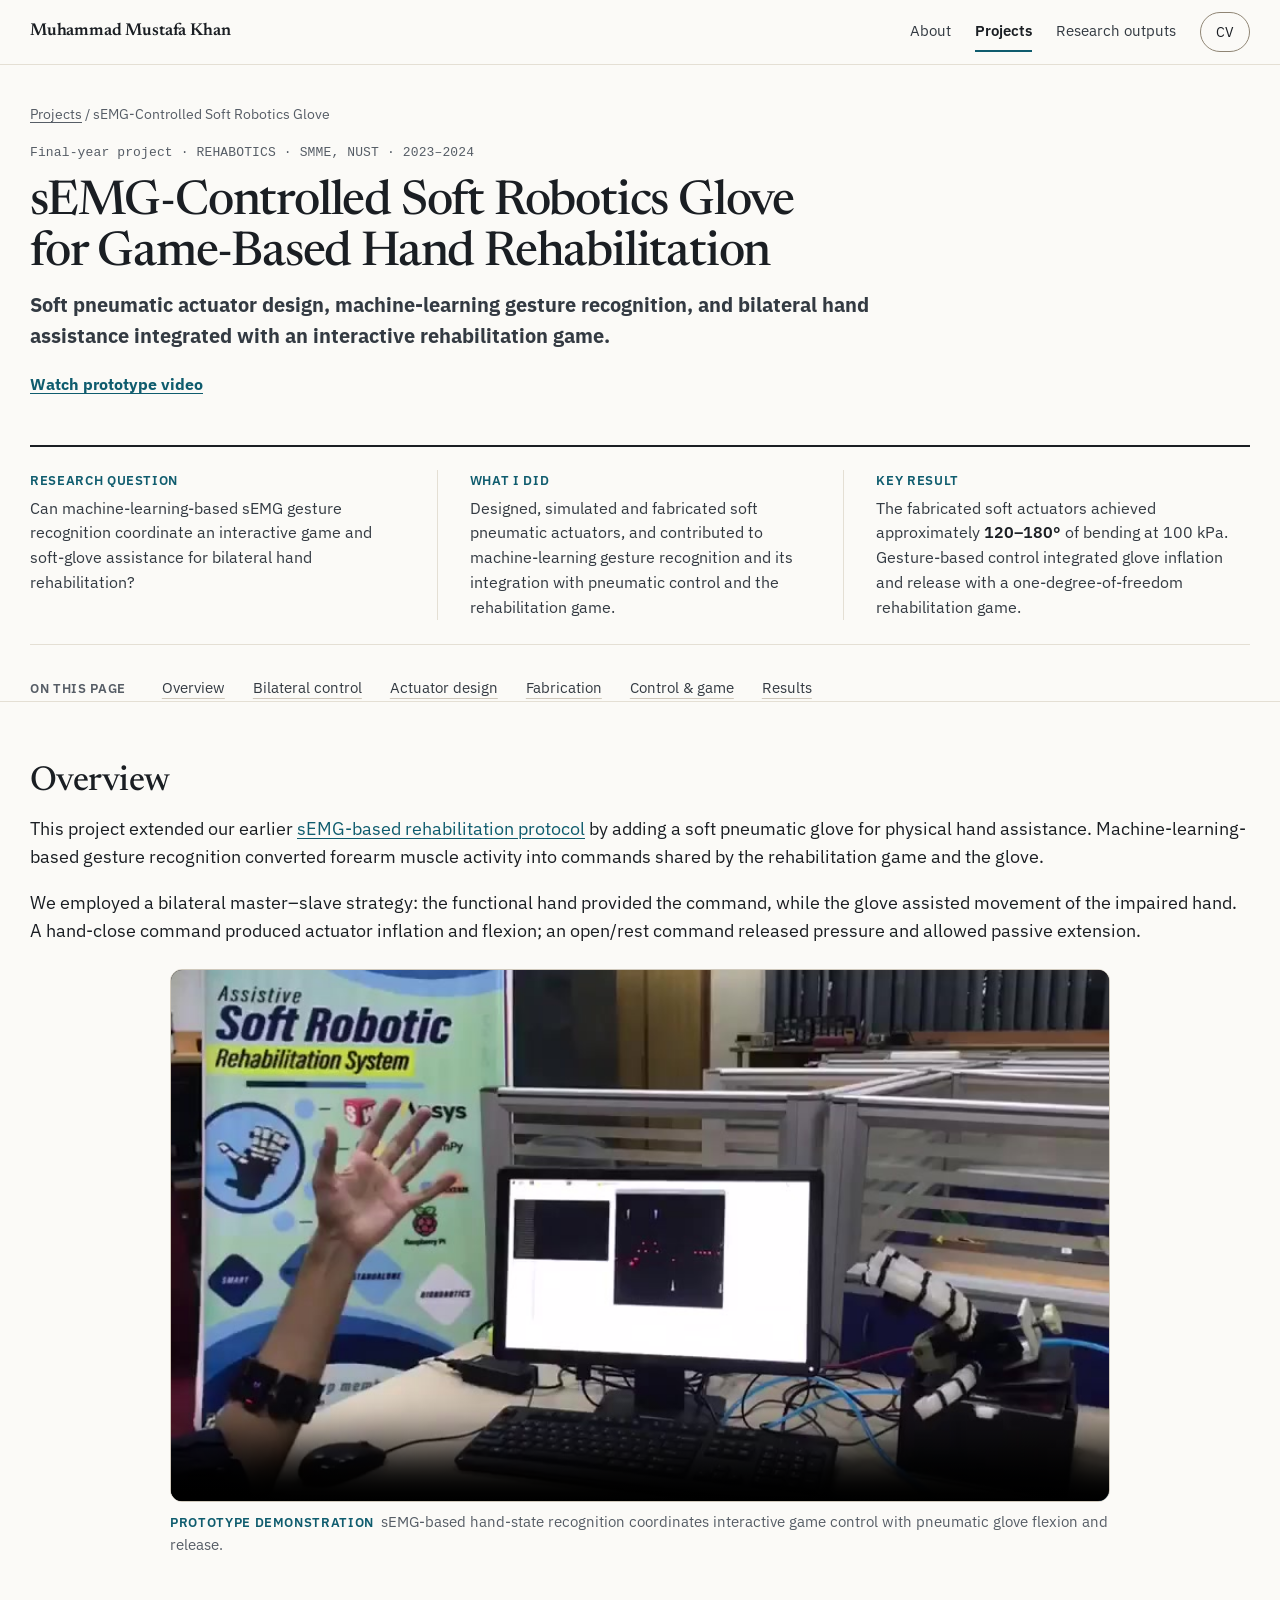
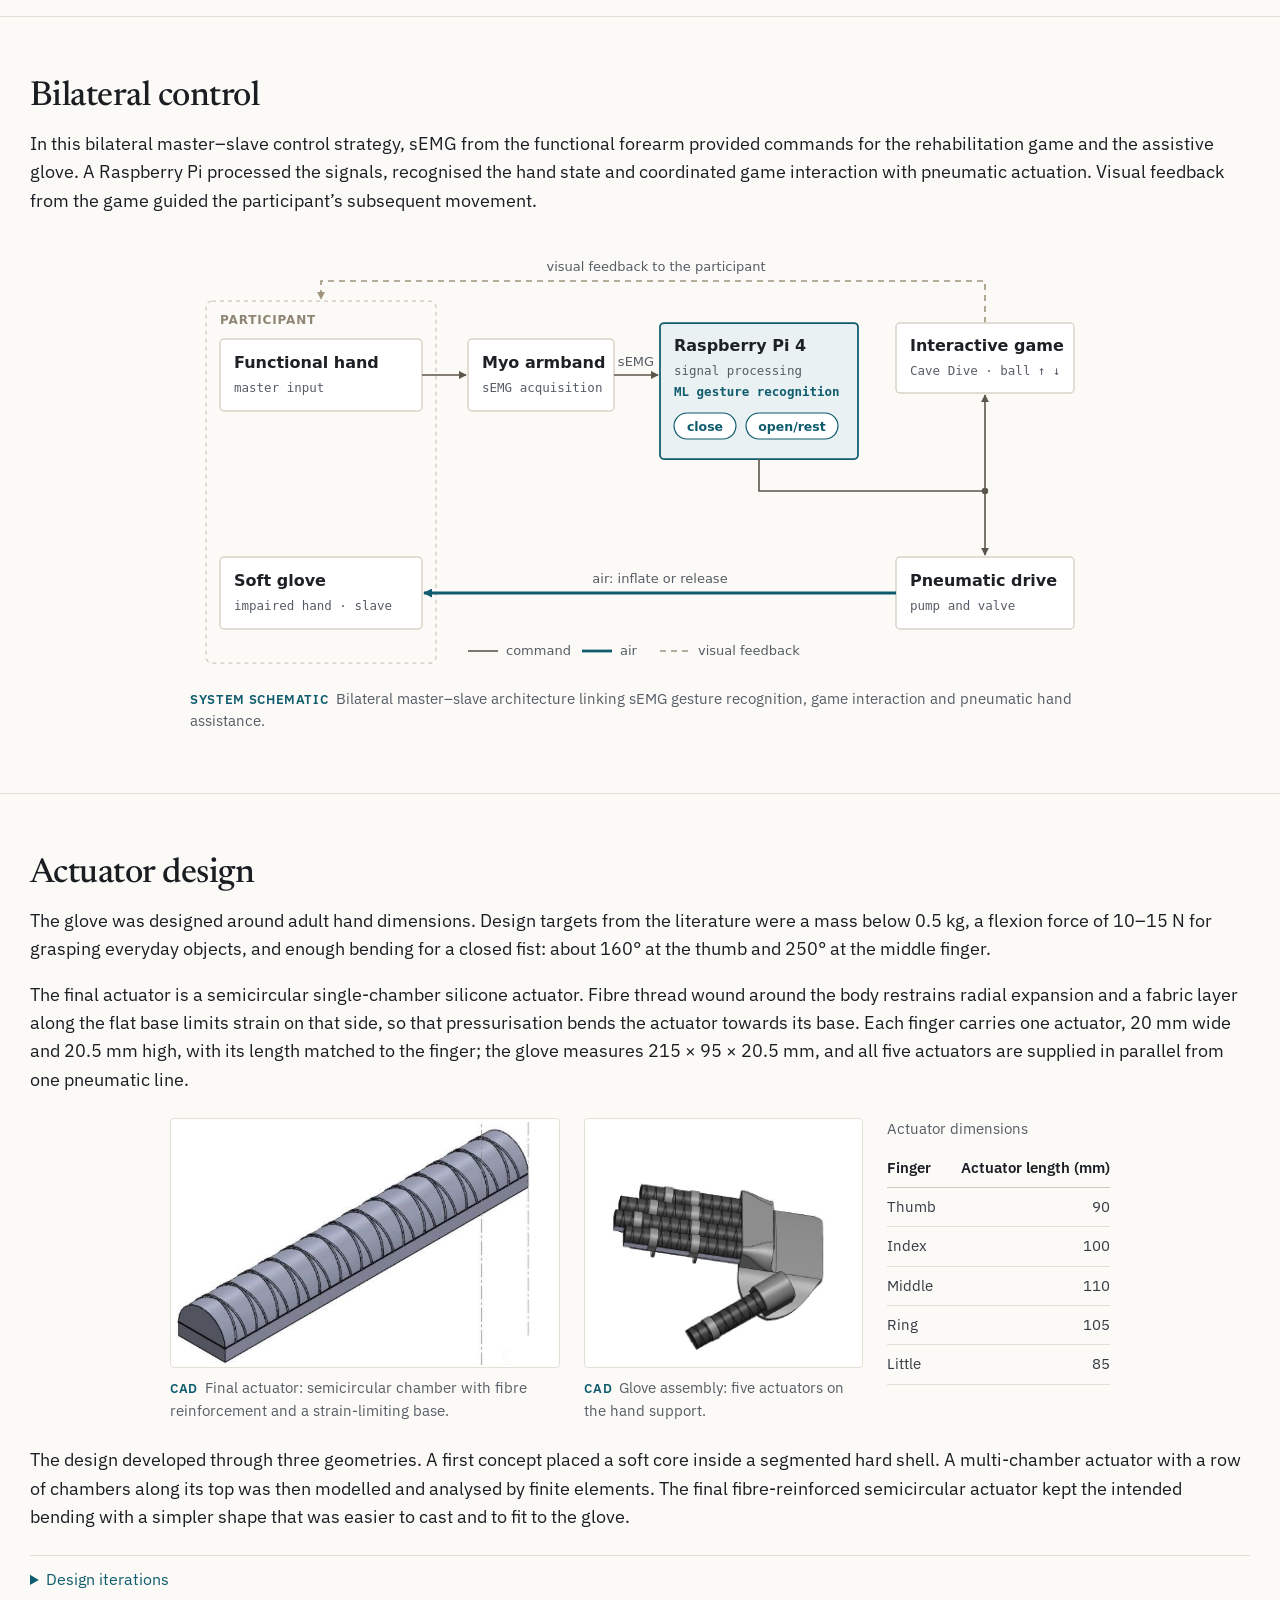
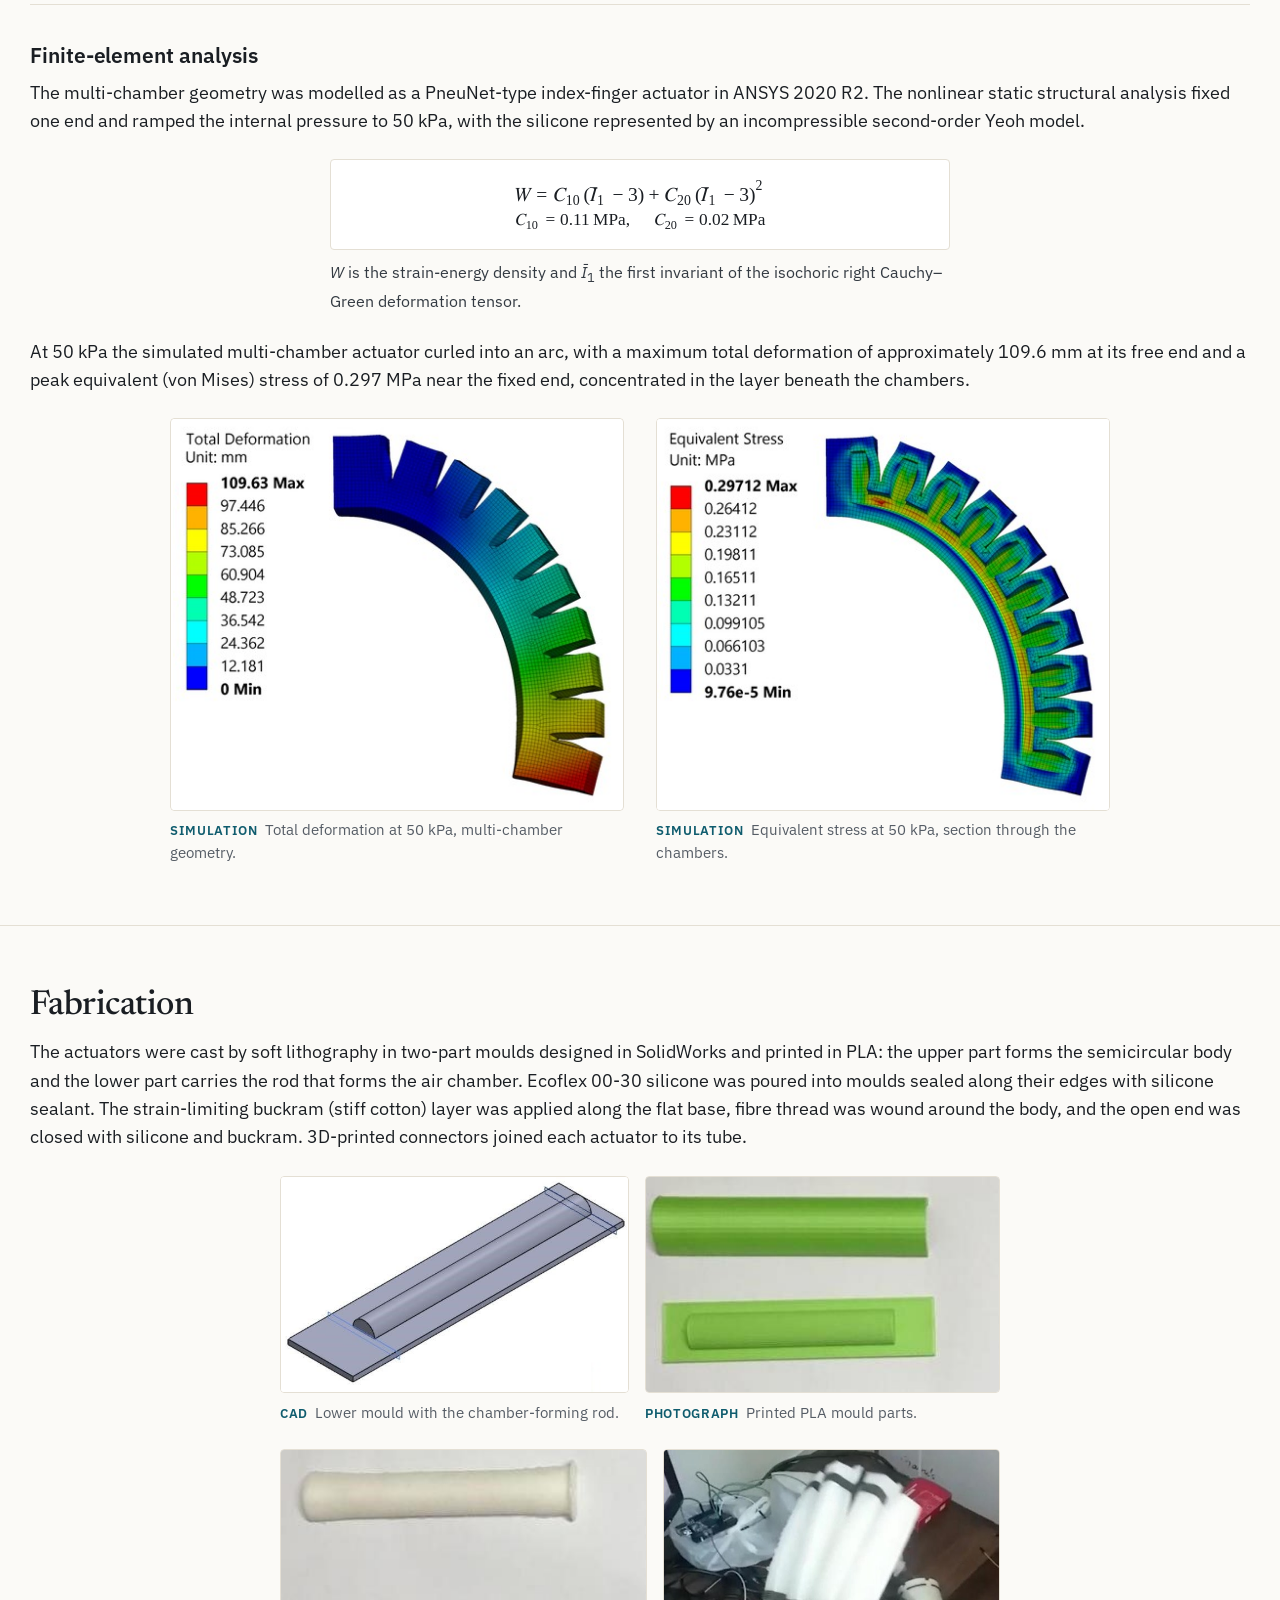
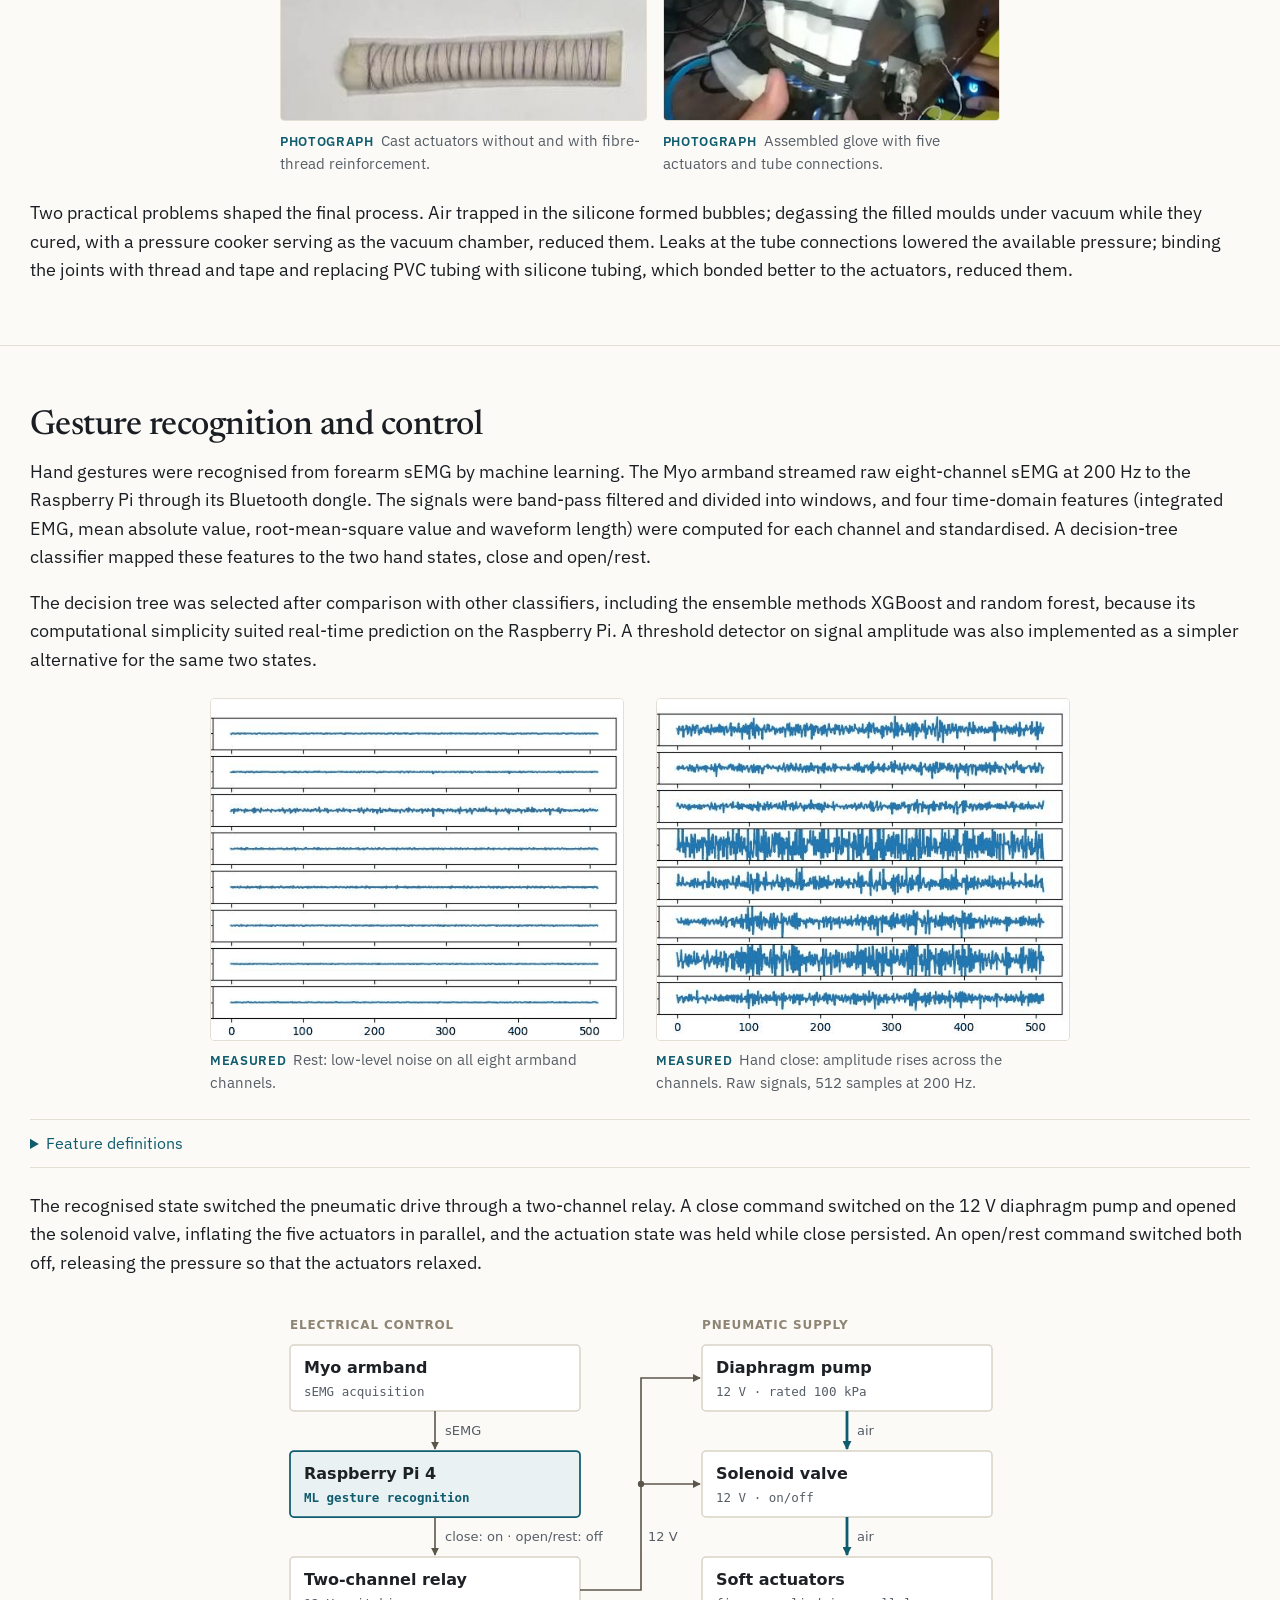
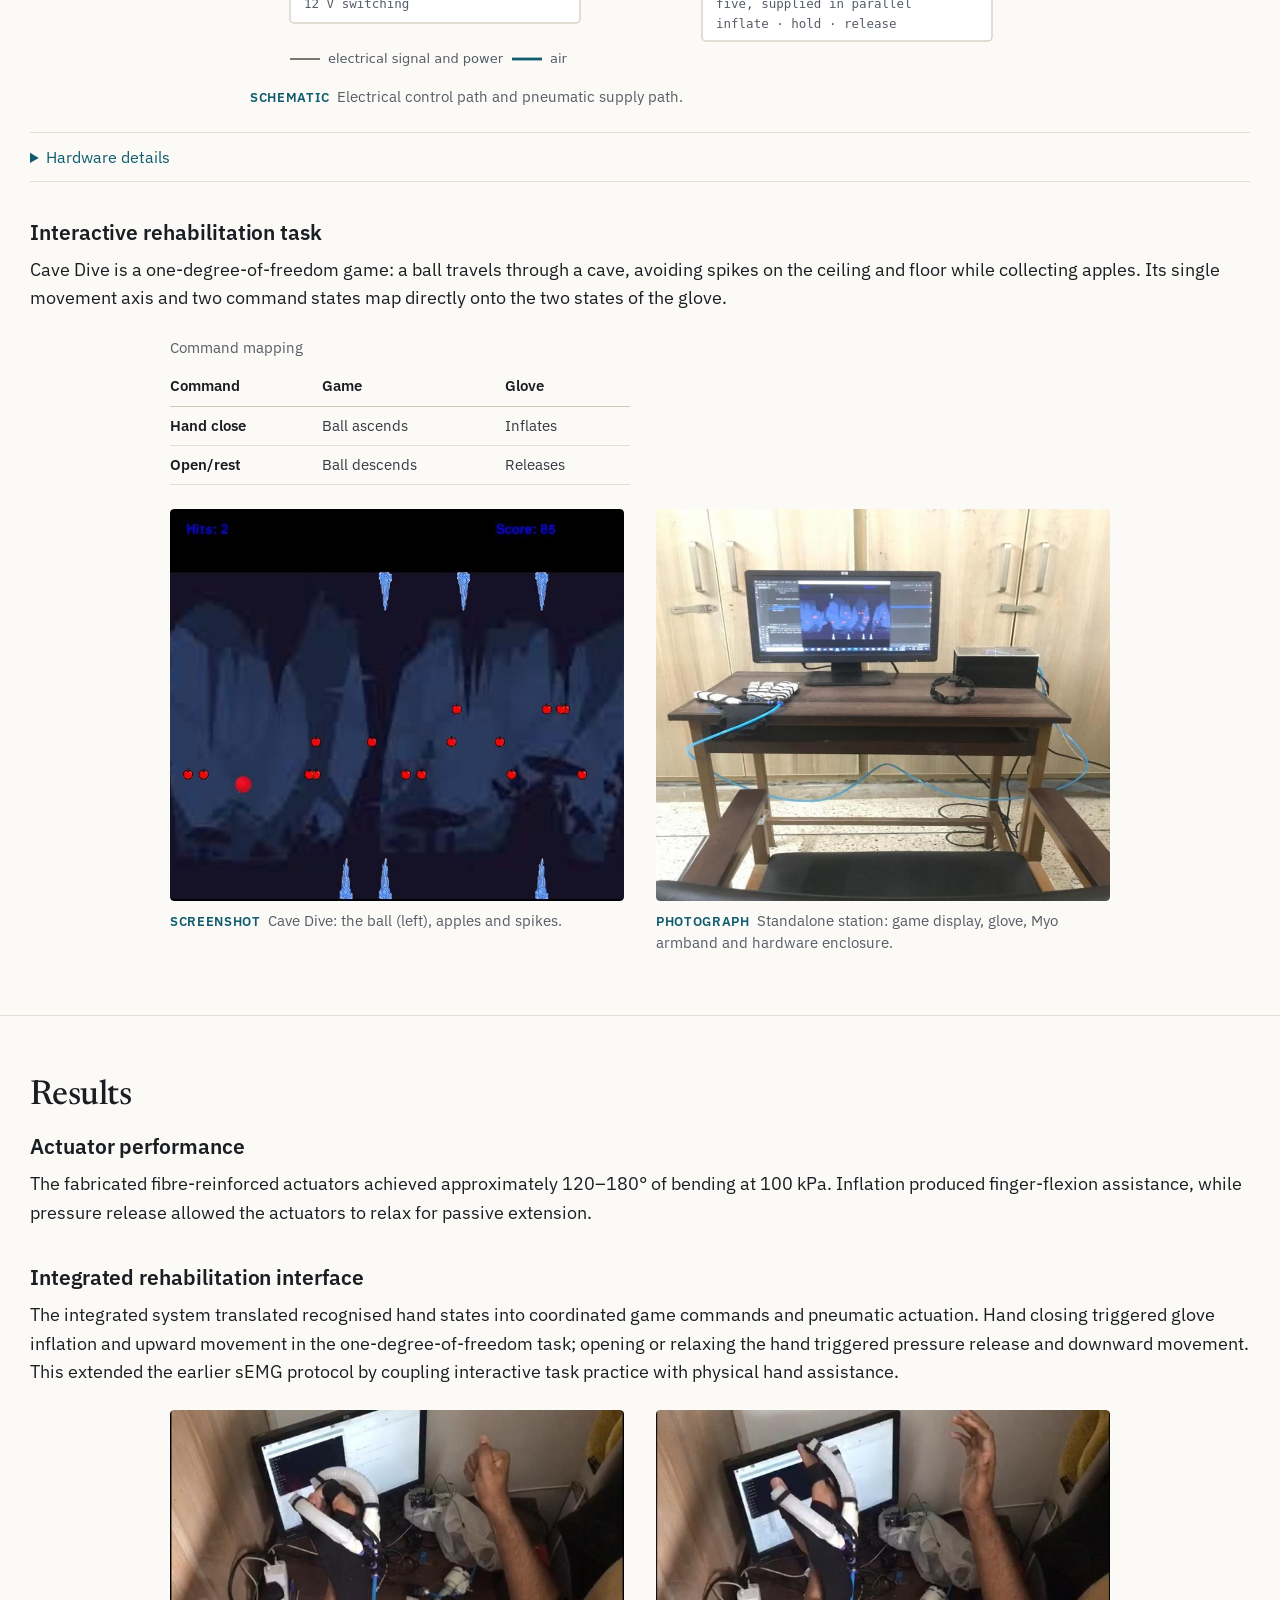
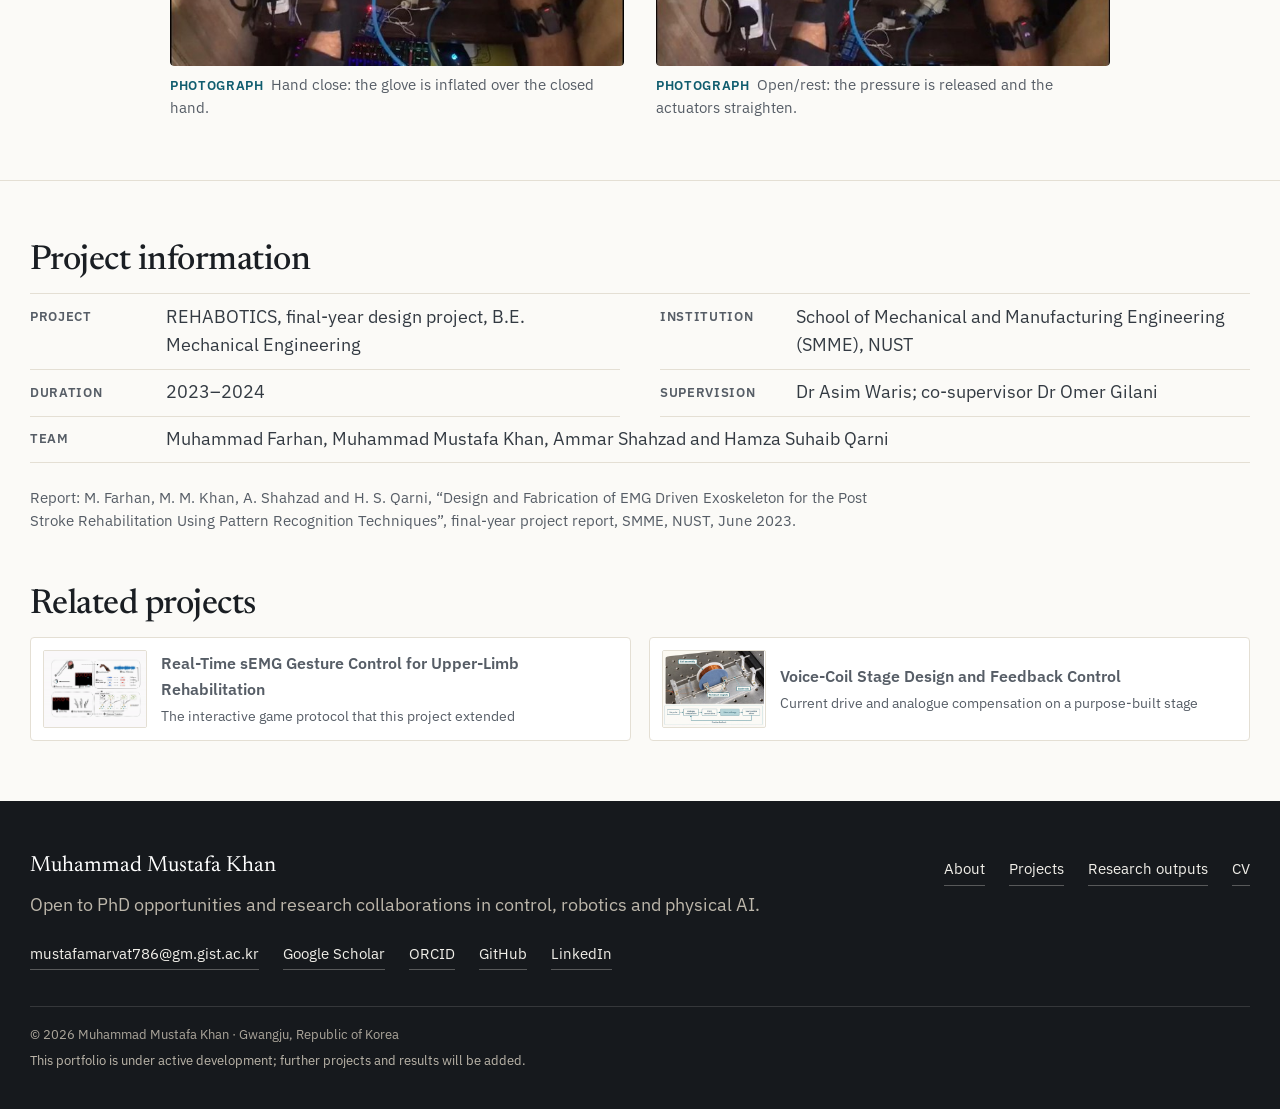
<file: projects/soft-robotic-glove.html>
<!DOCTYPE html>
<html lang="en">
<head>
<meta charset="utf-8">
<meta name="viewport" content="width=device-width, initial-scale=1">
<meta name="color-scheme" content="light">
<meta name="theme-color" content="#fbfaf7">
<script>document.documentElement.className += ' js';</script>
<title>sEMG-Controlled Soft Robotics Glove for Game-Based Hand Rehabilitation — Muhammad Mustafa Khan</title>
<meta name="description" content="Integrated machine-learning-based sEMG gesture recognition with a soft pneumatic glove and a one-degree-of-freedom rehabilitation game, combining visual feedback with assisted hand movement.">
<link rel="canonical" href="https://mustafahan786.github.io/projects/soft-robotic-glove.html">
<meta property="og:type" content="article">
<meta property="og:title" content="sEMG-Controlled Soft Robotics Glove for Game-Based Hand Rehabilitation">
<meta property="og:description" content="Integrated machine-learning-based sEMG gesture recognition with a soft pneumatic glove and a one-degree-of-freedom rehabilitation game, combining visual feedback with assisted hand movement.">
<meta property="og:url" content="https://mustafahan786.github.io/projects/soft-robotic-glove.html">
<meta property="og:image" content="https://mustafahan786.github.io/assets/img/og/glove-v4.jpg">
<meta property="og:image:alt" content="Two frames from the prototype demonstration: with the hand open the soft glove is relaxed, and with the hand closed it curls, while the rehabilitation game runs on the monitor between the armband and the glove.">
<meta name="twitter:card" content="summary_large_image">
<link rel="icon" href="../assets/favicon.svg" type="image/svg+xml">
<link rel="alternate icon" href="../assets/favicon.png" sizes="32x32">
<link rel="preconnect" href="https://fonts.googleapis.com">
<link rel="preconnect" href="https://fonts.gstatic.com" crossorigin>
<link href="https://fonts.googleapis.com/css2?family=IBM+Plex+Sans:wght@400;500;600&family=Newsreader:opsz,wght@6..72,400;6..72,500;6..72,600&display=swap" rel="stylesheet">
<link rel="stylesheet" href="../style.css?v=2026-10-03-nav">
</head>
<body class="glove-page">
<a class="skip" href="#main">Skip to content</a>

<header class="site-header">
  <div class="wrap header-inner">
    <a class="brand" href="../index.html">Muhammad Mustafa Khan</a>
    <button class="nav-toggle" type="button" aria-expanded="false" aria-controls="site-nav">
      <span class="bars" aria-hidden="true"><span></span></span>Menu
    </button>
    <nav class="nav" id="site-nav" aria-label="Primary">
      <a href="../index.html#about">About</a>
      <a href="index.html" aria-current="page">Projects</a>
      <a href="../index.html#outputs">Research outputs</a>
      <a class="nav-cta" href="../cv.html">CV</a>
    </nav>
  </div>
</header>

<main id="main">
  <section class="case-hero">
    <div class="wrap">
      <p class="breadcrumb"><a href="index.html">Projects</a> <span aria-hidden="true">/</span> sEMG-Controlled Soft Robotics Glove</p>
      <p class="case-meta">Final-year project&nbsp;· REHABOTICS&nbsp;· SMME, NUST&nbsp;· <span class="nowrap">2023–2024</span></p>
      <h1 class="case-title">sEMG-Controlled Soft Robotics Glove for <span class="nowrap">Game-Based</span> Hand Rehabilitation</h1>
      <p class="case-sub"><strong>Soft pneumatic actuator design, machine-learning gesture recognition, and bilateral hand
        assistance integrated with an interactive rehabilitation game.</strong></p>
      <ul class="case-links">
        <li><a href="#prototype-video"><strong>Watch prototype video</strong></a></li>
      </ul>

      <div class="brief brief-3">
        <h2 class="sr-only">Summary</h2>
        <dl>
          <div>
            <dt>Research question</dt>
            <dd>Can machine-learning-based sEMG gesture recognition coordinate an interactive game and soft-glove
              assistance for bilateral hand rehabilitation?</dd>
          </div>
          <div>
            <dt>What I did</dt>
            <dd>Designed, simulated and fabricated soft pneumatic actuators, and contributed to machine-learning gesture
              recognition and its integration with pneumatic control and the rehabilitation game.</dd>
          </div>
          <div>
            <dt>Key result</dt>
            <dd>The fabricated soft actuators achieved approximately <strong>120–180°</strong> of bending at
              100&nbsp;kPa. Gesture-based control integrated glove inflation and release with a
              one-degree-of-freedom rehabilitation game.</dd>
          </div>
        </dl>
      </div>

      <nav class="contents glove-toc" aria-labelledby="contents-h">
        <h2 id="contents-h">On this page</h2>
        <ol>
          <li><a href="#overview">Overview</a></li>
          <li><a href="#bilateral">Bilateral control</a></li>
          <li><a href="#design">Actuator design</a></li>
          <li><a href="#fabrication">Fabrication</a></li>
          <li><a href="#control">Control &amp; game</a></li>
          <li><a href="#results">Results</a></li>
        </ol>
      </nav>
    </div>
  </section>

  <!-- ========== 1. overview and prototype demonstration ========== -->
  <section class="stage" id="overview">
    <div class="wrap">
      <h2>Overview</h2>
      <div class="prose">
        <p>
          This project extended our earlier <a href="semg-rehabilitation-interface.html">sEMG-based rehabilitation
          protocol</a> by adding a soft pneumatic glove for physical hand assistance. Machine-learning-based gesture
          recognition converted forearm muscle activity into commands shared by the rehabilitation game and the glove.
        </p>
        <p>
          We employed a bilateral master–slave strategy: the functional hand provided the command, while the glove
          assisted movement of the impaired hand. A hand-close command produced actuator inflation and flexion; an
          open/rest command released pressure and allowed passive extension.
        </p>
      </div>

      <figure class="fig fig-wide fig-overview-video" id="prototype-video">
        <div class="video-frame">
          <video controls preload="none" playsinline muted width="848" height="480"
                 poster="../assets/video/glove-prototype-linkedin-poster.jpg"
                 aria-label="Prototype demonstration: a forearm wearing the Myo armband alternates between an open hand and a fist, the soft glove inflates and releases, and the rehabilitation game runs on the display.">
            <source src="../assets/video/glove-prototype-linkedin.mp4" type="video/mp4">
            Your browser cannot play this video. It shows the prototype: a forearm wearing the Myo armband alternates
            between an open hand and a fist while the soft glove inflates and releases and the rehabilitation game runs
            on the display.
          </video>
        </div>
        <figcaption><span class="tag">Prototype demonstration</span>sEMG-based hand-state recognition coordinates
          interactive game control with pneumatic glove flexion and release.</figcaption>
      </figure>
    </div>
  </section>

  <!-- ========== 2. bilateral control ========== -->
  <section class="stage" id="bilateral">
    <div class="wrap">
      <h2>Bilateral control</h2>
      <div class="prose">
        <p>
          In this bilateral master–slave control strategy, sEMG from the functional forearm provided commands for the
          rehabilitation game and the assistive glove. A Raspberry Pi processed the signals, recognised the hand state
          and coordinated game interaction with pneumatic actuation. Visual feedback from the game guided the
          participant’s subsequent movement.
        </p>
      </div>

      <figure class="fig fig-center glove-schematic">
        <a class="zoom" href="../assets/img/glove/glove-integration-loop.svg" data-zoom="natural">
          <picture>
            <source media="(max-width: 759px)" srcset="../assets/img/glove/glove-integration-loop-narrow.svg" width="340" height="700">
            <img src="../assets/img/glove/glove-integration-loop.svg" width="900" height="440" loading="lazy" decoding="async"
                 alt="System schematic. Within the participant, the functional hand is the master input: a Myo armband on its forearm acquires sEMG and sends it to a Raspberry Pi 4, which performs signal processing and machine-learning gesture recognition and outputs one of two states, close or open/rest. The state branches to the interactive game, Cave Dive, where the ball moves up or down, and to the pneumatic drive of pump and valve, which supplies air to inflate or release the soft glove on the impaired hand, the slave. The game gives visual feedback to the participant.">
          </picture>
        </a>
        <figcaption><span class="tag">System schematic</span>Bilateral master–slave architecture linking sEMG gesture
          recognition, game interaction and pneumatic hand assistance.</figcaption>
      </figure>
    </div>
  </section>

  <!-- ========== 3. actuator design ========== -->
  <section class="stage" id="design">
    <div class="wrap">
      <h2>Actuator design</h2>
      <div class="prose">
        <p>
          The glove was designed around adult hand dimensions. Design targets from the literature were a mass below
          0.5&nbsp;kg, a flexion force of 10–15&nbsp;N for grasping everyday objects, and enough bending for a closed
          fist: about 160° at the thumb and 250° at the middle finger.
        </p>
        <p>
          The final actuator is a semicircular single-chamber silicone actuator. Fibre thread wound around the body
          restrains radial expansion and a fabric layer along the flat base limits strain on that side, so that
          pressurisation bends the actuator towards its base. Each finger carries one actuator, 20&nbsp;mm wide and
          20.5&nbsp;mm high, with its length matched to the finger; the glove measures
          215&nbsp;×&nbsp;95&nbsp;×&nbsp;20.5&nbsp;mm, and all five actuators are supplied in parallel from one
          pneumatic line.
        </p>
      </div>

      <div class="glove-final">
        <figure class="fig fig-frame">
          <a class="zoom" href="../assets/img/glove/glove-design3-658.jpg">
            <img src="../assets/img/glove/glove-design3-658.jpg" width="658" height="412" loading="lazy" decoding="async"
                 alt="CAD model of the final actuator: a long body with a semicircular cross-section and a flat base, wound with fibre reinforcement.">
          </a>
          <figcaption><span class="tag">CAD</span>Final actuator: semicircular chamber with fibre reinforcement and a
            strain-limiting base.</figcaption>
        </figure>
        <figure class="fig fig-frame">
          <a class="zoom" href="../assets/img/glove/glove-assembly-cad-white-520.jpg">
            <img src="../assets/img/glove/glove-assembly-cad-white-520.jpg" width="520" height="522" loading="lazy" decoding="async"
                 alt="CAD model of the glove assembly: five dark ribbed actuators held by straps on a grey hand support, four along the fingers and one angled along the thumb.">
          </a>
          <figcaption><span class="tag">CAD</span>Glove assembly: five actuators on the hand support.</figcaption>
        </figure>
        <div class="table-wrap glove-dims-wrap">
          <table class="data-table glove-dims">
            <caption>Actuator dimensions</caption>
            <thead>
              <tr><th scope="col">Finger</th><th scope="col" class="num">Actuator length (mm)</th></tr>
            </thead>
            <tbody>
              <tr><th scope="row">Thumb</th><td class="num">90</td></tr>
              <tr><th scope="row">Index</th><td class="num">100</td></tr>
              <tr><th scope="row">Middle</th><td class="num">110</td></tr>
              <tr><th scope="row">Ring</th><td class="num">105</td></tr>
              <tr><th scope="row">Little</th><td class="num">85</td></tr>
            </tbody>
          </table>
        </div>
      </div>

      <div class="prose">
        <p>
          The design developed through three geometries. A first concept placed a soft core inside a segmented hard
          shell. A multi-chamber actuator with a row of chambers along its top was then modelled and analysed by finite
          elements. The final fibre-reinforced semicircular actuator kept the intended bending with a simpler shape
          that was easier to cast and to fit to the glove.
        </p>
      </div>

      <details class="more">
        <summary>Design iterations</summary>
        <div class="fig-grid fig-grid-2 glove-iter">
          <figure class="fig fig-frame">
            <a class="zoom" href="../assets/img/glove/glove-design1-538.jpg">
              <img src="../assets/img/glove/glove-design1-538.jpg" width="538" height="450" loading="lazy" decoding="async"
                   alt="CAD model of the first concept: a segmented hard shell of open rings that would surround a soft cylindrical core.">
            </a>
            <figcaption><span class="tag">CAD</span>First concept: soft core in a segmented hard shell.</figcaption>
          </figure>
          <figure class="fig fig-frame">
            <a class="zoom" href="../assets/img/glove/glove-design2-633.jpg">
              <img src="../assets/img/glove/glove-design2-633.jpg" width="633" height="528" loading="lazy" decoding="async"
                   alt="CAD model of the multi-chamber actuator: a rectangular block with a row of deep slots across its top, forming separate chambers.">
            </a>
            <figcaption><span class="tag">CAD</span>Multi-chamber actuator: the geometry analysed in ANSYS.</figcaption>
          </figure>
        </div>
      </details>

      <h3 class="glove-subhead" id="simulation">Finite-element analysis</h3>
      <div class="prose">
        <p>
          The multi-chamber geometry was modelled as a PneuNet-type index-finger actuator in ANSYS 2020 R2. The
          nonlinear static structural analysis fixed one end and ramped the internal pressure to 50&nbsp;kPa, with the
          silicone represented by an incompressible second-order Yeoh model.
        </p>
      </div>

      <div class="model-block eq-math glove-eq">
        <div class="eq-render" role="region" aria-label="Yeoh strain-energy function (scrolls horizontally if needed)" tabindex="0">
          <math display="block" aria-label="W equals C 1 0 times, I bar 1 minus 3, plus C 2 0 times, I bar 1 minus 3, squared">
            <mi>W</mi><mo>=</mo>
            <msub><mi>C</mi><mn>10</mn></msub><mo stretchy="false">(</mo><msub><mover accent="true"><mi>I</mi><mo>‾</mo></mover><mn>1</mn></msub><mo>−</mo><mn>3</mn><mo stretchy="false">)</mo>
            <mo>+</mo>
            <msub><mi>C</mi><mn>20</mn></msub><msup><mrow><mo stretchy="false">(</mo><msub><mover accent="true"><mi>I</mi><mo>‾</mo></mover><mn>1</mn></msub><mo>−</mo><mn>3</mn><mo stretchy="false">)</mo></mrow><mn>2</mn></msup>
          </math>
          <math display="block" aria-label="C 1 0 equals 0.11 megapascals, C 2 0 equals 0.02 megapascals">
            <msub><mi>C</mi><mn>10</mn></msub><mo>=</mo><mn>0.11</mn><mspace width="0.2em"></mspace><mtext>MPa</mtext><mo separator="true">,</mo>
            <mspace width="1.2em"></mspace>
            <msub><mi>C</mi><mn>20</mn></msub><mo>=</mo><mn>0.02</mn><mspace width="0.2em"></mspace><mtext>MPa</mtext>
          </math>
        </div>
        <p class="model-note eq-note"><i>W</i> is the strain-energy density and <i>Ī</i><sub>1</sub> the first
          invariant of the isochoric right Cauchy–Green deformation tensor.</p>
      </div>

      <div class="prose">
        <p>
          At 50&nbsp;kPa the simulated multi-chamber actuator curled into an arc, with a maximum total deformation of
          approximately 109.6&nbsp;mm at its free end and a peak equivalent (von Mises) stress of 0.297&nbsp;MPa near the
          fixed end, concentrated in the layer beneath the chambers.
        </p>
      </div>

      <div class="fig-grid fig-grid-2 glove-fea">
        <figure class="fig fig-frame">
          <a class="zoom" href="../assets/img/glove/glove-fea-deformation-v2-919.jpg">
            <img src="../assets/img/glove/glove-fea-deformation-v2-459.jpg"
                 srcset="../assets/img/glove/glove-fea-deformation-v2-459.jpg 459w, ../assets/img/glove/glove-fea-deformation-v2-919.jpg 919w"
                 sizes="(min-width: 1000px) 455px, (min-width: 720px) 45vw, 92vw" width="459" height="400" loading="lazy" decoding="async"
                 alt="ANSYS total-deformation contour of the multi-chamber actuator curled into a quarter arc, from blue at the fixed end to red at the free end; legend from 0 to 109.63 millimetres.">
          </a>
          <figcaption><span class="tag tag-sim">Simulation</span>Total deformation at 50&nbsp;kPa, multi-chamber
            geometry.</figcaption>
        </figure>
        <figure class="fig fig-frame">
          <a class="zoom" href="../assets/img/glove/glove-fea-stress-section-927.jpg">
            <img src="../assets/img/glove/glove-fea-stress-section-463.jpg"
                 srcset="../assets/img/glove/glove-fea-stress-section-463.jpg 463w, ../assets/img/glove/glove-fea-stress-section-927.jpg 927w"
                 sizes="(min-width: 1000px) 455px, (min-width: 720px) 45vw, 92vw" width="463" height="400" loading="lazy" decoding="async"
                 alt="ANSYS equivalent von Mises stress on a section through the curled multi-chamber actuator, showing the chambers; stress is highest in the layer beneath the chambers, with a peak near the fixed end; legend from about zero to 0.297 megapascals.">
          </a>
          <figcaption><span class="tag tag-sim">Simulation</span>Equivalent stress at 50&nbsp;kPa, section through the
            chambers.</figcaption>
        </figure>
      </div>
    </div>
  </section>

  <!-- ========== 4. fabrication ========== -->
  <section class="stage" id="fabrication">
    <div class="wrap">
      <h2>Fabrication</h2>
      <div class="prose">
        <p>
          The actuators were cast by soft lithography in two-part moulds designed in SolidWorks and printed in PLA:
          the upper part forms the semicircular body and the lower part carries the rod that forms the air chamber.
          Ecoflex 00-30 silicone was poured into moulds sealed along their edges with silicone sealant. The
          strain-limiting buckram (stiff cotton) layer was applied along the flat base, fibre thread was wound around
          the body, and the open end was closed with silicone and buckram. 3D-printed connectors joined each actuator
          to its tube.
        </p>
      </div>

      <div class="glove-steps">
        <div class="glove-steps-row glove-steps-r1">
          <figure class="fig fig-frame">
            <a class="zoom" href="../assets/img/glove/glove-mould-cad-626.jpg">
              <img src="../assets/img/glove/glove-mould-cad-626.jpg" width="626" height="389" loading="lazy" decoding="async"
                   alt="SolidWorks model of the lower mould part: a flat plate with a raised semicircular rod along its length.">
            </a>
            <figcaption><span class="tag">CAD</span>Lower mould with the chamber-forming rod.</figcaption>
          </figure>
          <figure class="fig fig-frame">
            <a class="zoom" href="../assets/img/glove/glove-moulds-semicircular-345.jpg">
              <img src="../assets/img/glove/glove-moulds-semicircular-345.jpg" width="345" height="211" loading="lazy" decoding="async"
                   alt="Two green 3D-printed PLA mould parts: a half-round upper shell and a flat lower plate with a rod.">
            </a>
            <figcaption><span class="tag">Photograph</span>Printed PLA mould parts.</figcaption>
          </figure>
        </div>
        <div class="glove-steps-row glove-steps-r2">
          <figure class="fig fig-frame">
            <a class="zoom" href="../assets/img/glove/glove-actuators-semicircular-345.jpg">
              <img src="../assets/img/glove/glove-actuators-semicircular-345.jpg" width="345" height="256" loading="lazy" decoding="async"
                   alt="Two cast white silicone actuators: one plain, and one wound with purple fibre thread on a fabric base.">
            </a>
            <figcaption><span class="tag">Photograph</span>Cast actuators without and with fibre-thread
              reinforcement.</figcaption>
          </figure>
          <figure class="fig fig-frame">
            <a class="zoom" href="../assets/img/glove/glove-assembled-580.jpg">
              <img src="../assets/img/glove/glove-assembled-580.jpg" width="580" height="468" loading="lazy" decoding="async"
                   alt="The assembled glove held in a hand: five straight white actuators bound by dark straps, with tube connectors at their base and the pump beside it.">
            </a>
            <figcaption><span class="tag">Photograph</span>Assembled glove with five actuators and tube
              connections.</figcaption>
          </figure>
        </div>
      </div>

      <div class="prose">
        <p>
          Two practical problems shaped the final process. Air trapped in the silicone formed bubbles; degassing the
          filled moulds under vacuum while they cured, with a pressure cooker serving as the vacuum chamber, reduced
          them. Leaks at the tube connections lowered the available pressure; binding the joints with thread and tape
          and replacing PVC tubing with silicone tubing, which bonded better to the actuators, reduced them.
        </p>
      </div>
    </div>
  </section>

  <!-- ========== 5. gesture recognition and control ========== -->
  <section class="stage" id="control">
    <div class="wrap">
      <h2>Gesture recognition and control</h2>
      <div class="prose">
        <p>
          Hand gestures were recognised from forearm sEMG by machine learning. The Myo armband streamed raw
          eight-channel sEMG at 200&nbsp;Hz to the Raspberry Pi through its Bluetooth dongle. The signals were
          band-pass filtered and divided into windows, and four time-domain features (integrated EMG, mean absolute
          value, root-mean-square value and waveform length) were computed for each channel and standardised. A
          decision-tree classifier mapped these features to the two hand states, close and open/rest.
        </p>
        <p>
          The decision tree was selected after comparison with other classifiers, including the ensemble methods
          XGBoost and random forest, because its computational simplicity suited real-time prediction on the
          Raspberry Pi.
          A threshold detector on signal amplitude was also implemented as a simpler alternative for the same two
          states.
        </p>
      </div>

      <div class="fig-grid fig-grid-2 glove-semg">
        <figure class="fig fig-frame">
          <a class="zoom" href="../assets/img/glove/glove-semg-rest-507.png">
            <img src="../assets/img/glove/glove-semg-rest-507.png" width="507" height="419" loading="lazy" decoding="async"
                 alt="Eight stacked traces of raw sEMG over 512 samples with the hand at rest; every channel is nearly flat.">
          </a>
          <figcaption><span class="tag">Measured</span>Rest: low-level noise on all eight armband channels.</figcaption>
        </figure>
        <figure class="fig fig-frame">
          <a class="zoom" href="../assets/img/glove/glove-semg-close-507.png">
            <img src="../assets/img/glove/glove-semg-close-507.png" width="507" height="419" loading="lazy" decoding="async"
                 alt="Eight stacked traces of raw sEMG over 512 samples during hand close; every channel shows dense bursts, strongest on the fourth and seventh traces.">
          </a>
          <figcaption><span class="tag">Measured</span>Hand close: amplitude rises across the channels. Raw signals,
            512 samples at 200&nbsp;Hz.</figcaption>
        </figure>
      </div>

      <details class="more">
        <summary>Feature definitions</summary>
        <div class="model-block eq-math glove-eq glove-feat">
          <div class="eq-render" role="region" aria-label="Time-domain sEMG features (scrolls horizontally if needed)" tabindex="0">
            <math display="block" aria-label="IEMG equals the sum over i from 1 to N of the absolute value of x i">
              <mi>IEMG</mi><mo>=</mo><munderover><mo>∑</mo><mrow><mi>i</mi><mo>=</mo><mn>1</mn></mrow><mi>N</mi></munderover><mrow><mo>|</mo><msub><mi>x</mi><mi>i</mi></msub><mo>|</mo></mrow>
            </math>
            <math display="block" aria-label="MAV equals 1 over N times the sum over i from 1 to N of the absolute value of x i">
              <mi>MAV</mi><mo>=</mo><mfrac><mn>1</mn><mi>N</mi></mfrac><munderover><mo>∑</mo><mrow><mi>i</mi><mo>=</mo><mn>1</mn></mrow><mi>N</mi></munderover><mrow><mo>|</mo><msub><mi>x</mi><mi>i</mi></msub><mo>|</mo></mrow>
            </math>
            <math display="block" aria-label="RMS equals the square root of 1 over N times the sum over i from 1 to N of x i squared">
              <mi>RMS</mi><mo>=</mo><msqrt><mfrac><mn>1</mn><mi>N</mi></mfrac><munderover><mo>∑</mo><mrow><mi>i</mi><mo>=</mo><mn>1</mn></mrow><mi>N</mi></munderover><msubsup><mi>x</mi><mi>i</mi><mn>2</mn></msubsup></msqrt>
            </math>
            <math display="block" aria-label="WL equals the sum over i from 1 to N minus 1 of the absolute value of x i plus 1 minus x i">
              <mi>WL</mi><mo>=</mo><munderover><mo>∑</mo><mrow><mi>i</mi><mo>=</mo><mn>1</mn></mrow><mrow><mi>N</mi><mo>−</mo><mn>1</mn></mrow></munderover><mrow><mo>|</mo><msub><mi>x</mi><mrow><mi>i</mi><mo>+</mo><mn>1</mn></mrow></msub><mo>−</mo><msub><mi>x</mi><mi>i</mi></msub><mo>|</mo></mrow>
            </math>
          </div>
          <p class="model-note eq-note"><i>x</i><sub><i>i</i></sub> is the <i>i</i>-th sample of one channel in a window
            of <i>N</i> samples. Each feature is computed per channel and standardised before classification.</p>
        </div>
      </details>

      <div class="prose">
        <p>
          The recognised state switched the pneumatic drive through a two-channel relay. A close command switched on
          the 12&nbsp;V diaphragm pump and opened the solenoid valve, inflating the five actuators in parallel, and the
          actuation state was held while close persisted. An open/rest command switched both off, releasing the
          pressure so that the actuators relaxed.
        </p>
      </div>

      <figure class="fig fig-mid fig-center glove-diagram">
        <a class="zoom" href="../assets/img/glove/glove-pneumatic-control.svg" data-zoom="natural">
          <picture>
            <source media="(max-width: 759px)" srcset="../assets/img/glove/glove-pneumatic-control-narrow.svg" width="340" height="676">
            <img src="../assets/img/glove/glove-pneumatic-control.svg" width="780" height="376" loading="lazy" decoding="async"
                 alt="Block diagram. Electrical control: the Myo armband acquires sEMG and sends it to a Raspberry Pi 4 for machine-learning gesture recognition; the Pi drives a two-channel relay, on for close and off for open/rest, which switches 12-volt power to the diaphragm pump and the solenoid valve. Pneumatic supply: air flows from the diaphragm pump through the on/off solenoid valve to five soft actuators supplied in parallel, which inflate, hold while close persists, and release.">
          </picture>
        </a>
        <figcaption><span class="tag">Schematic</span>Electrical control path and pneumatic supply path.</figcaption>
      </figure>

      <details class="more">
        <summary>Hardware details</summary>
        <div class="table-wrap">
          <table class="data-table data-table-stack glove-hw">
            <caption>Components of the pneumatic and control system; pressures and flows are component ratings.</caption>
            <thead>
              <tr><th scope="col">Component</th><th scope="col">Specification</th><th scope="col">Role</th></tr>
            </thead>
            <tbody>
              <tr><th scope="row">Controller</th><td data-label="Specification">Raspberry Pi 4, 2&nbsp;GB</td><td data-label="Role">Recognition, game and switching</td></tr>
              <tr><th scope="row">sEMG input</th><td data-label="Specification">Myo armband, eight electrodes, Bluetooth</td><td data-label="Role">Forearm signals of the functional hand</td></tr>
              <tr><th scope="row">Pump</th><td data-label="Specification">12&nbsp;V diaphragm pump, rated to 100&nbsp;kPa and 15&nbsp;L/min</td><td data-label="Role">Air supply</td></tr>
              <tr><th scope="row">Valve</th><td data-label="Specification">12&nbsp;V on/off solenoid valve, two ports</td><td data-label="Role">Opened with the pump for close</td></tr>
              <tr><th scope="row">Relay</th><td data-label="Specification">Two-channel relay module</td><td data-label="Role">Switches pump and valve from the Pi</td></tr>
              <tr><th scope="row">Tubing</th><td data-label="Specification">4&nbsp;mm inner, 6&nbsp;mm outer diameter; silicone at the actuators</td><td data-label="Role">Air lines to the five actuators</td></tr>
            </tbody>
          </table>
        </div>
      </details>

      <h3 class="glove-subhead" id="game">Interactive rehabilitation task</h3>
      <div class="prose">
        <p>
          Cave Dive is a one-degree-of-freedom game: a ball travels through a cave, avoiding spikes on the ceiling and
          floor while collecting apples. Its single movement axis and two command states map directly onto the two
          states of the glove.
        </p>
      </div>

      <div class="table-wrap glove-map-wrap">
        <table class="data-table glove-map">
          <caption>Command mapping</caption>
          <thead>
            <tr><th scope="col">Command</th><th scope="col">Game</th><th scope="col">Glove</th></tr>
          </thead>
          <tbody>
            <tr><th scope="row">Hand close</th><td>Ball ascends</td><td>Inflates</td></tr>
            <tr><th scope="row">Open/rest</th><td>Ball descends</td><td>Releases</td></tr>
          </tbody>
        </table>
      </div>

      <div class="fig-grid fig-grid-2 glove-pair">
        <figure class="fig">
          <a class="zoom" href="../assets/img/glove/glove-cave-dive-696.jpg">
            <img src="../assets/img/glove/glove-cave-dive-696.jpg" width="696" height="600" loading="lazy" decoding="async"
                 alt="Cave Dive game screen: a dark blue cave with icicle-like spikes hanging from the ceiling and rising from the floor, small red apples, and a larger red ball on the left; the counters read Hits 2 and Score 85.">
          </a>
          <figcaption><span class="tag">Screenshot</span>Cave Dive: the ball (left), apples and spikes.</figcaption>
        </figure>
        <figure class="fig">
          <a class="zoom" href="../assets/img/glove/glove-station-791.jpg">
            <img src="../assets/img/glove/glove-station-791.jpg" width="791" height="682" loading="lazy" decoding="async"
                 alt="Rehabilitation station on a desk: a monitor shows the Cave Dive game; on the desk lie the glove with its white actuators, the Myo armband and a black hardware enclosure, from which blue tubing runs to the glove.">
          </a>
          <figcaption><span class="tag">Photograph</span>Standalone station: game display, glove, Myo armband and
            hardware enclosure.</figcaption>
        </figure>
      </div>
    </div>
  </section>

  <!-- ========== 6. results ========== -->
  <section class="stage" id="results">
    <div class="wrap">
      <h2>Results</h2>

      <h3 class="glove-subhead">Actuator performance</h3>
      <div class="prose">
        <p>
          The fabricated fibre-reinforced actuators achieved approximately 120–180° of bending at 100&nbsp;kPa.
          Inflation produced finger-flexion assistance, while pressure release allowed the actuators to relax for
          passive extension.
        </p>
      </div>

      <h3 class="glove-subhead">Integrated rehabilitation interface</h3>
      <div class="prose">
        <p>
          The integrated system translated recognised hand states into coordinated game commands and pneumatic
          actuation. Hand closing triggered glove inflation and upward movement in the one-degree-of-freedom task;
          opening or relaxing the hand triggered pressure release and downward movement. This extended the earlier
          sEMG protocol by coupling interactive task practice with physical hand assistance.
        </p>
      </div>

      <div class="fig-grid fig-grid-2 glove-demo">
        <figure class="fig">
          <a class="zoom" href="../assets/img/glove/glove-demo-close-1200.jpg">
            <img src="../assets/img/glove/glove-demo-close-640.jpg"
                 srcset="../assets/img/glove/glove-demo-close-640.jpg 640w, ../assets/img/glove/glove-demo-close-1200.jpg 1200w"
                 sizes="(min-width: 1000px) 455px, (min-width: 720px) 45vw, 92vw" width="640" height="360" loading="lazy" decoding="async"
                 alt="Hand close: on the right, a forearm wearing the Myo armband makes a fist; on the left, the gloved hand is closed under a curled white actuator, connected by blue tubing to the pump and relay on the desk.">
          </a>
          <figcaption><span class="tag">Photograph</span>Hand close: the glove is inflated over the closed hand.</figcaption>
        </figure>
        <figure class="fig">
          <a class="zoom" href="../assets/img/glove/glove-demo-open-1200.jpg">
            <img src="../assets/img/glove/glove-demo-open-640.jpg"
                 srcset="../assets/img/glove/glove-demo-open-640.jpg 640w, ../assets/img/glove/glove-demo-open-1200.jpg 1200w"
                 sizes="(min-width: 1000px) 455px, (min-width: 720px) 45vw, 92vw" width="640" height="360" loading="lazy" decoding="async"
                 alt="Open or rest: on the right, the forearm with the Myo armband is raised with the hand open; on the left, the gloved hand is open, its white actuators extended along the fingers.">
          </a>
          <figcaption><span class="tag">Photograph</span>Open/rest: the pressure is released and the actuators
            straighten.</figcaption>
        </figure>
      </div>
    </div>
  </section>

  <!-- ========== project information (not in the page navigation) ========== -->
  <section class="stage" id="information">
    <div class="wrap">
      <h2>Project information</h2>
      <dl class="glove-facts">
        <div><dt>Project</dt><dd>REHABOTICS, final-year design project, B.E. Mechanical Engineering</dd></div>
        <div><dt>Institution</dt><dd>School of Mechanical and Manufacturing Engineering (SMME), NUST</dd></div>
        <div><dt>Duration</dt><dd>2023–2024</dd></div>
        <div><dt>Supervision</dt><dd>Dr Asim Waris; co-supervisor Dr Omer Gilani</dd></div>
        <div class="glove-facts-wide"><dt>Team</dt><dd>Muhammad Farhan, Muhammad Mustafa Khan, Ammar Shahzad and Hamza
          Suhaib Qarni</dd></div>
      </dl>
      <p class="glove-cite">Report: M. Farhan, M. M. Khan, A. Shahzad and H. S. Qarni, “Design and Fabrication of EMG
        Driven Exoskeleton for the Post Stroke Rehabilitation Using Pattern Recognition Techniques”, final-year project
        report, SMME, NUST, June 2023.</p>

      <h2 class="related-h">Related projects</h2>
      <div class="related">
        <a href="semg-rehabilitation-interface.html">
          <img src="../assets/img/semg/semg-graphical-abstract-card-4x3.png" width="466" height="350" loading="lazy" decoding="async" alt="">
          <span><b>Real-Time sEMG Gesture Control for Upper-Limb Rehabilitation</b><span>The interactive game protocol that this project extended</span></span>
        </a>
        <a href="voice-coil-actuator.html">
          <img src="../assets/img/vca/vca-concept-figure-640.jpg" width="640" height="480" loading="lazy" decoding="async" alt="">
          <span><b>Voice-Coil Stage Design and Feedback Control</b><span>Current drive and analogue compensation on a purpose-built stage</span></span>
        </a>
      </div>
    </div>
  </section>
</main>

<footer class="site-footer">
  <div class="wrap footer-grid">
    <div>
      <p class="footer-name">Muhammad Mustafa Khan</p>
      <p class="footer-statement">Open to PhD opportunities and research collaborations in control, robotics and physical AI.</p>
      <ul class="footer-links">
        <li><a href="mailto:mustafamarvat786@gm.gist.ac.kr">mustafamarvat786@gm.gist.ac.kr</a></li>
        <li><a href="https://scholar.google.com/citations?user=AgU49wwAAAAJ&amp;hl=en" rel="noopener">Google Scholar</a></li>
        <li><a href="https://orcid.org/0009-0001-7310-5765" rel="noopener">ORCID</a></li>
        <li><a href="https://github.com/Mustafahan786" rel="noopener">GitHub</a></li>
        <li><a href="https://www.linkedin.com/in/mustafa-khan-marwat/" rel="noopener">LinkedIn</a></li>
      </ul>
    </div>
    <nav aria-label="Footer">
      <ul class="footer-nav">
        <li><a href="../index.html#about">About</a></li>
        <li><a href="index.html">Projects</a></li>
        <li><a href="../index.html#outputs">Research outputs</a></li>
        <li><a href="../cv.html">CV</a></li>
      </ul>
    </nav>
  </div>
  <div class="wrap footer-bottom">
    <p class="footer-meta">© <span id="year">2026</span> Muhammad Mustafa Khan · Gwangju, Republic of Korea</p>
    <p class="footer-status">This portfolio is under active development; further projects and results will be added.</p>
  </div>
</footer>
<script src="../script.js?v=2026-10-03-nav" defer></script>
</body>
</html>
</file>
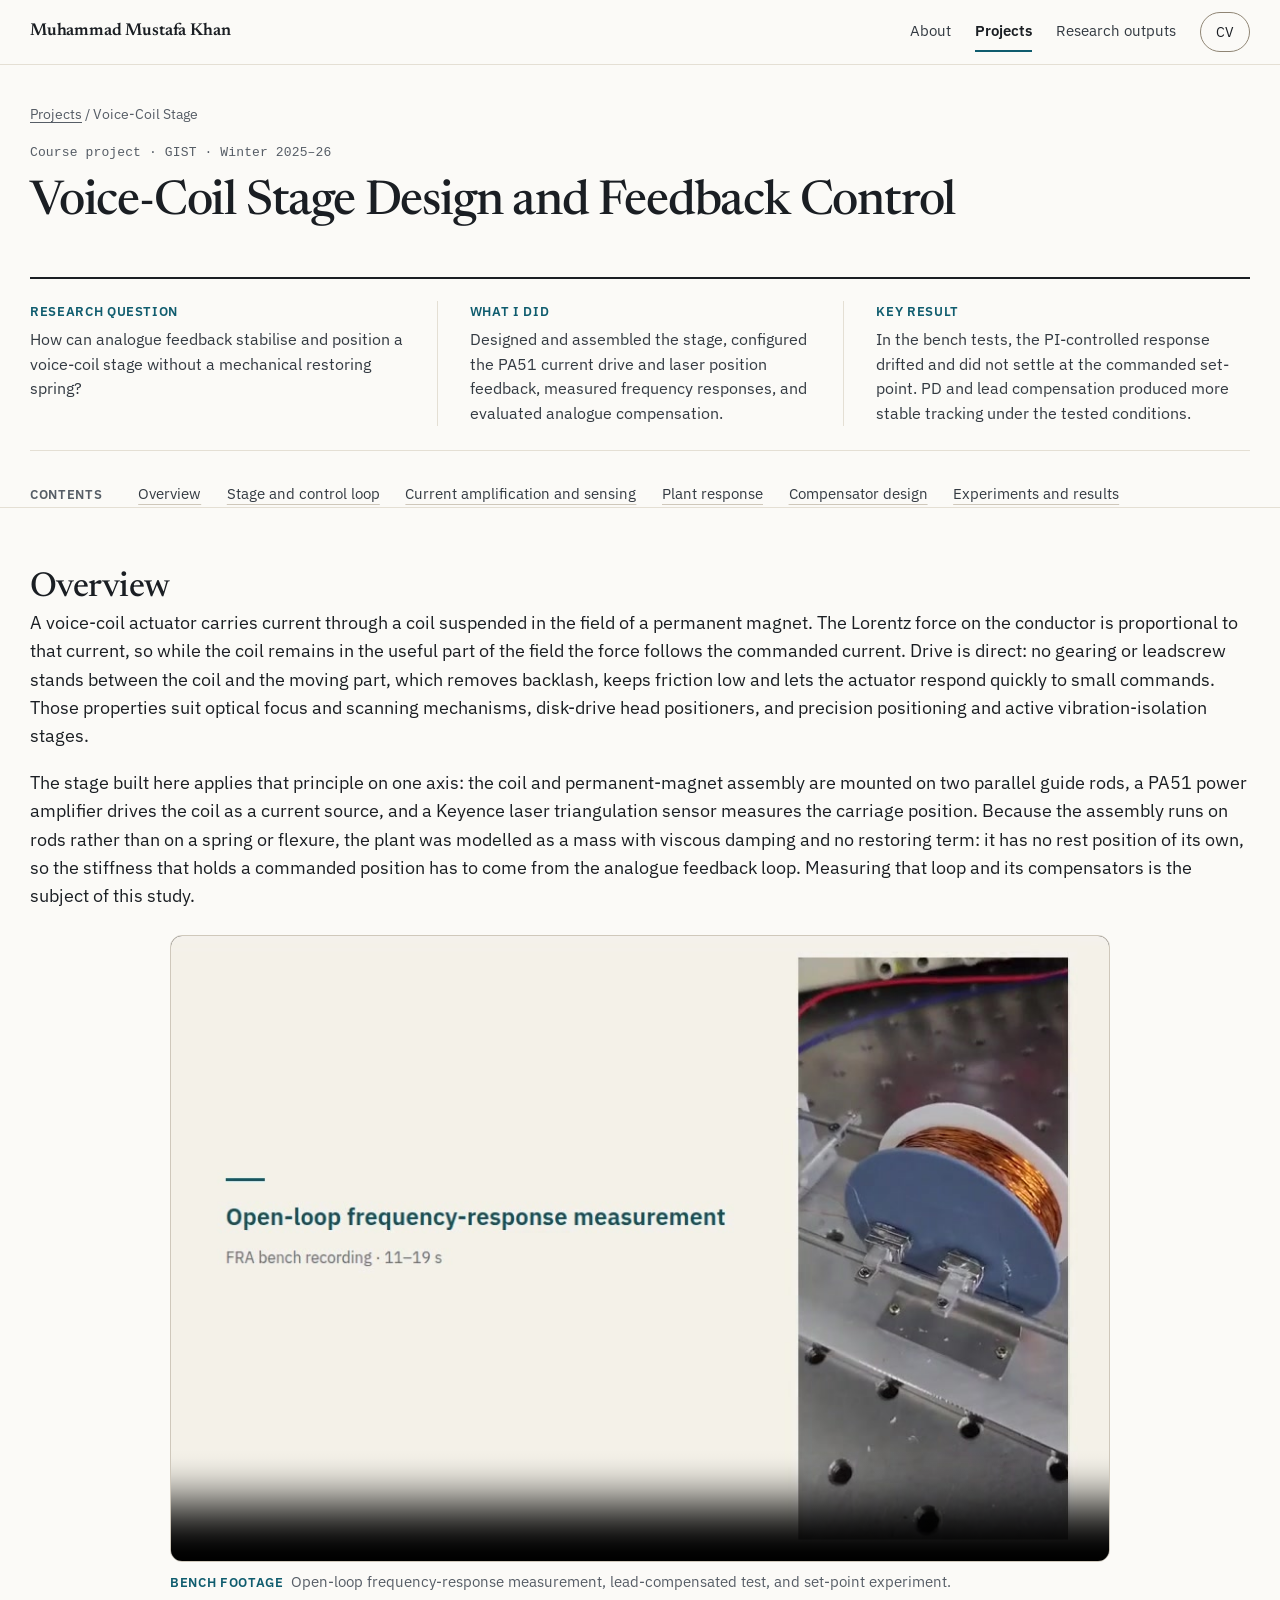
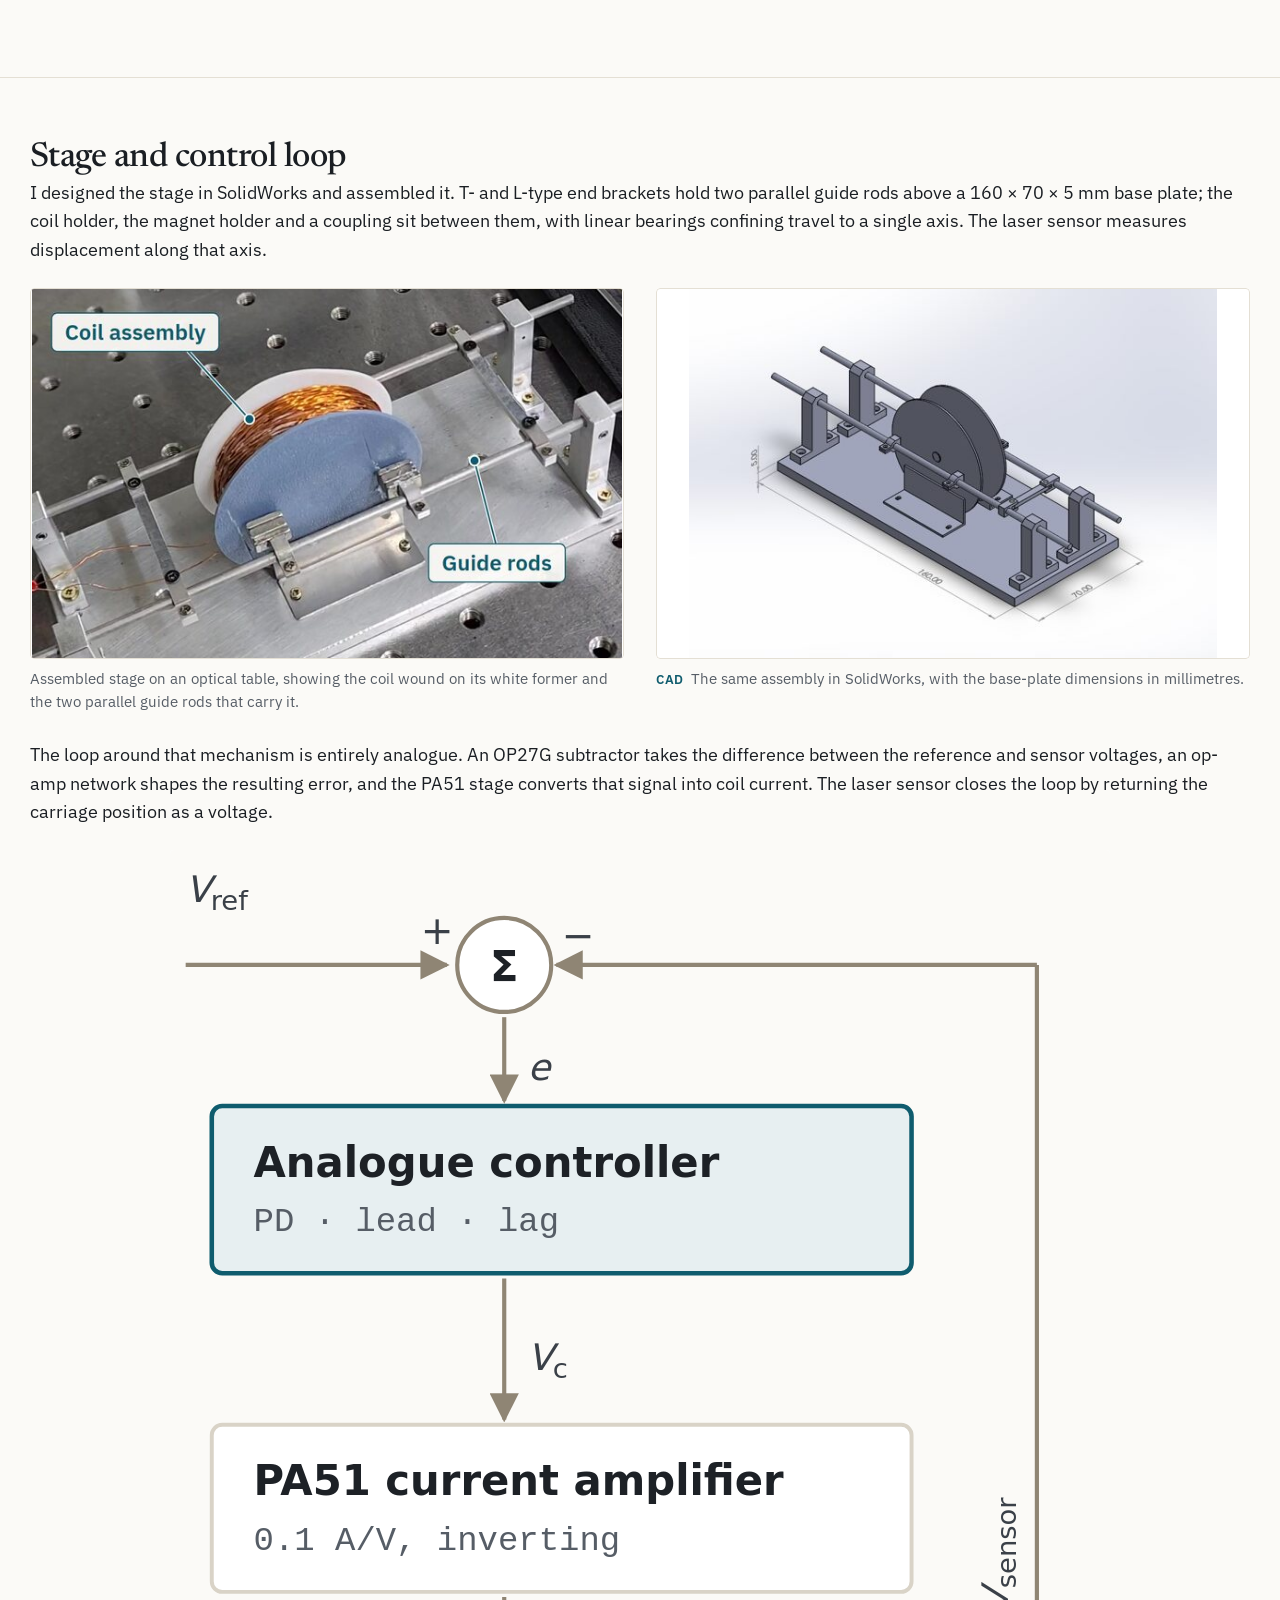
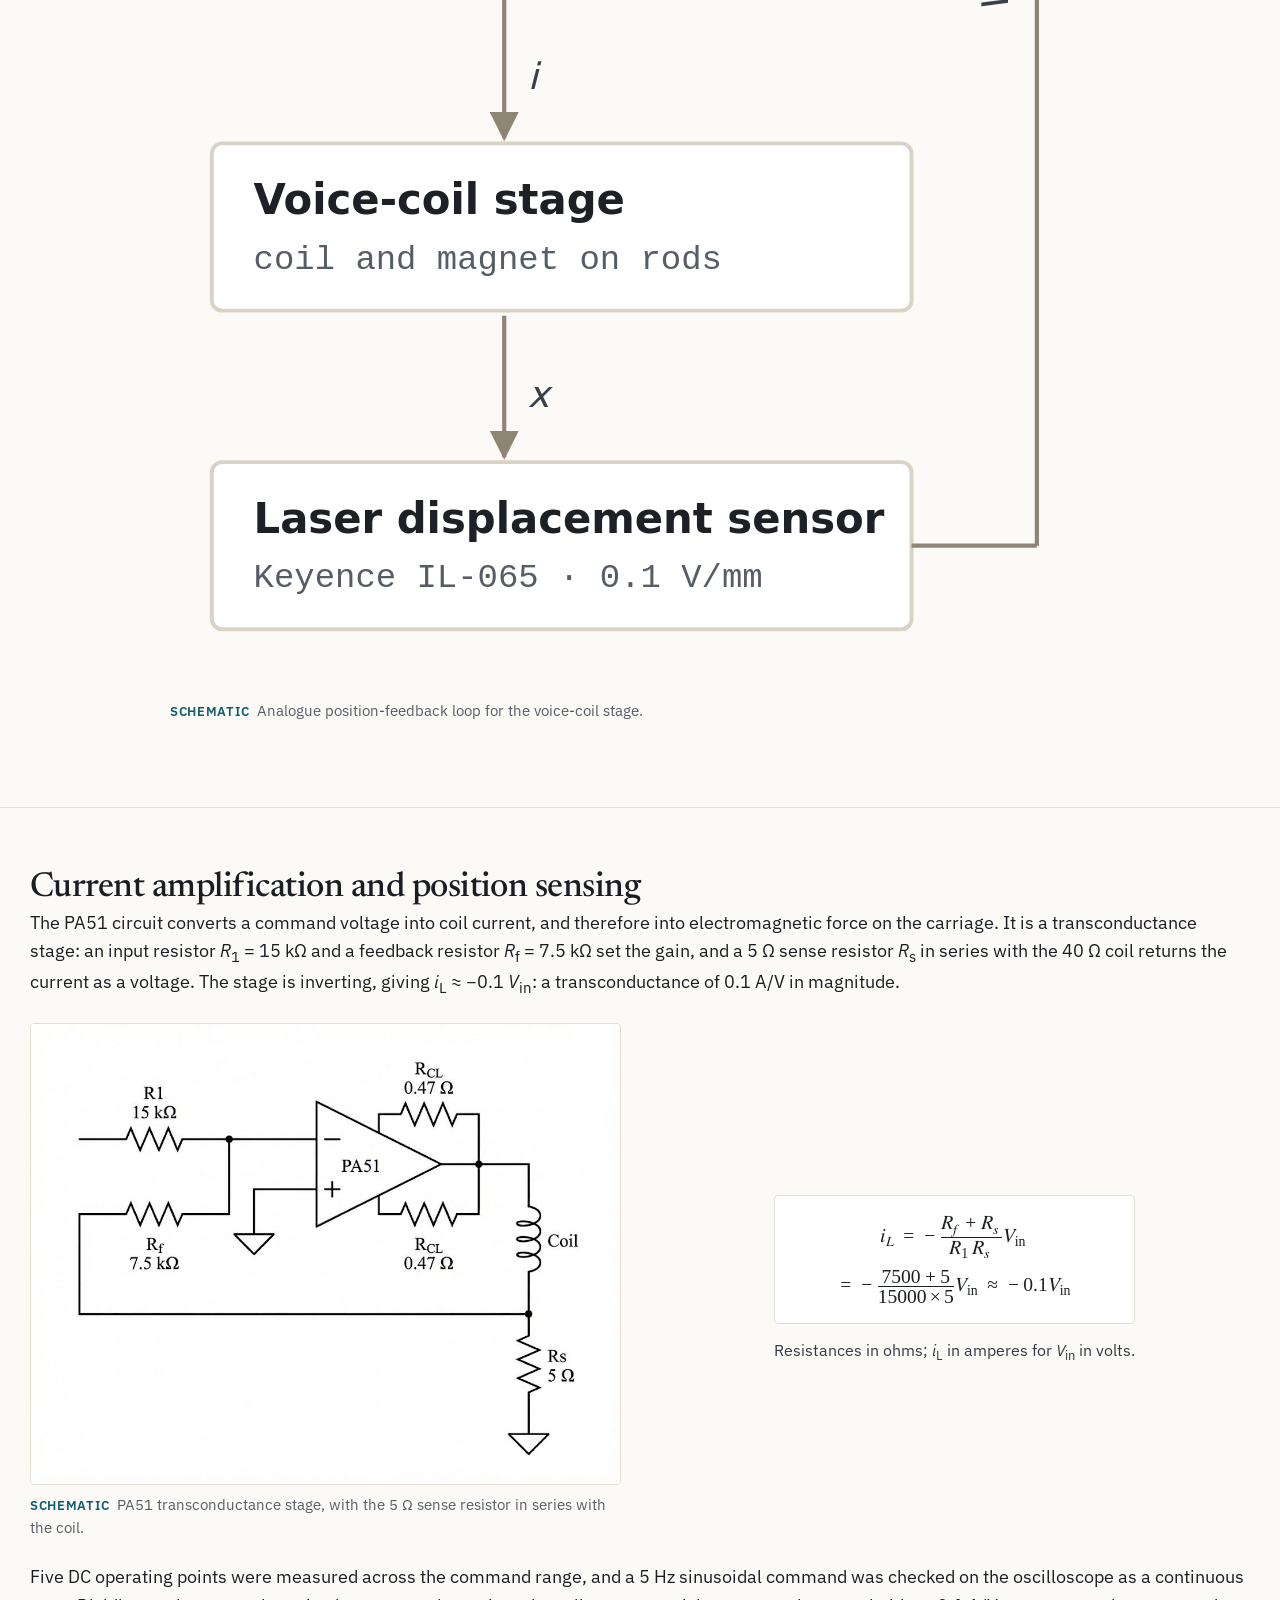
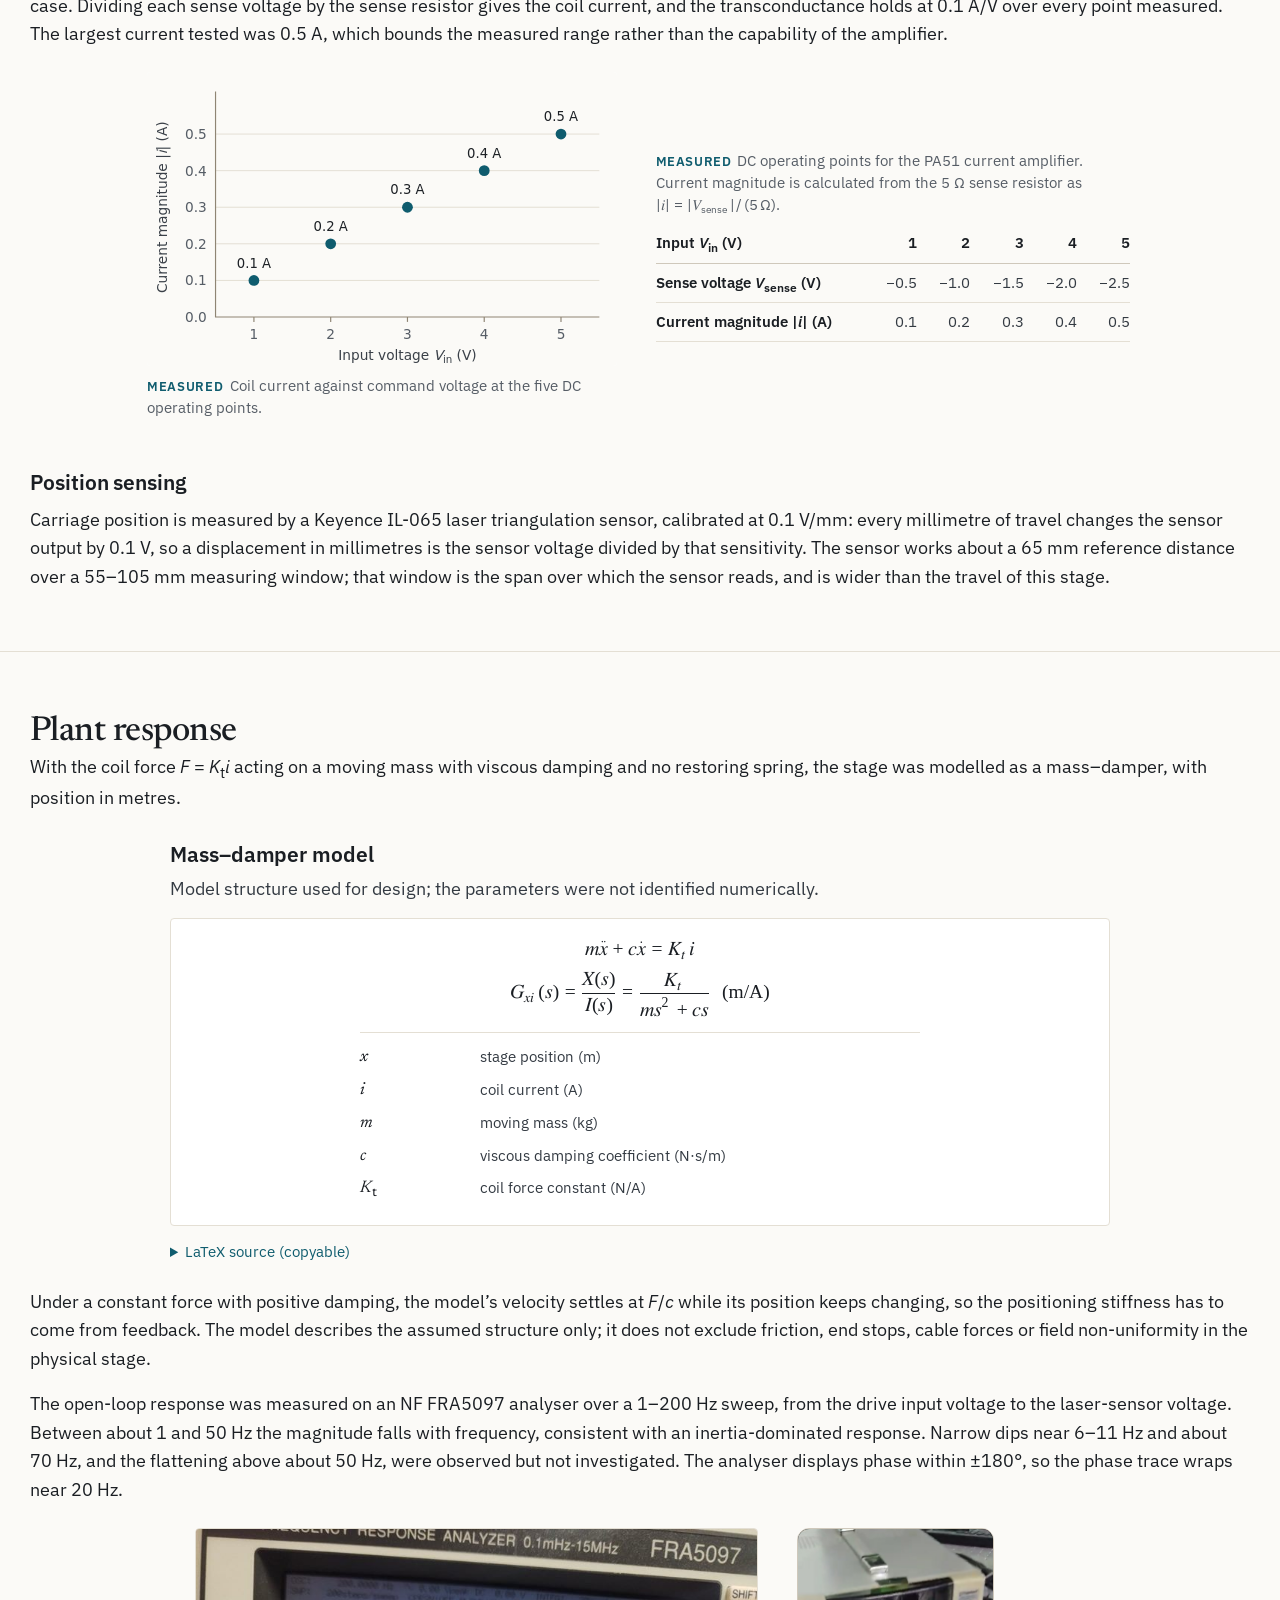
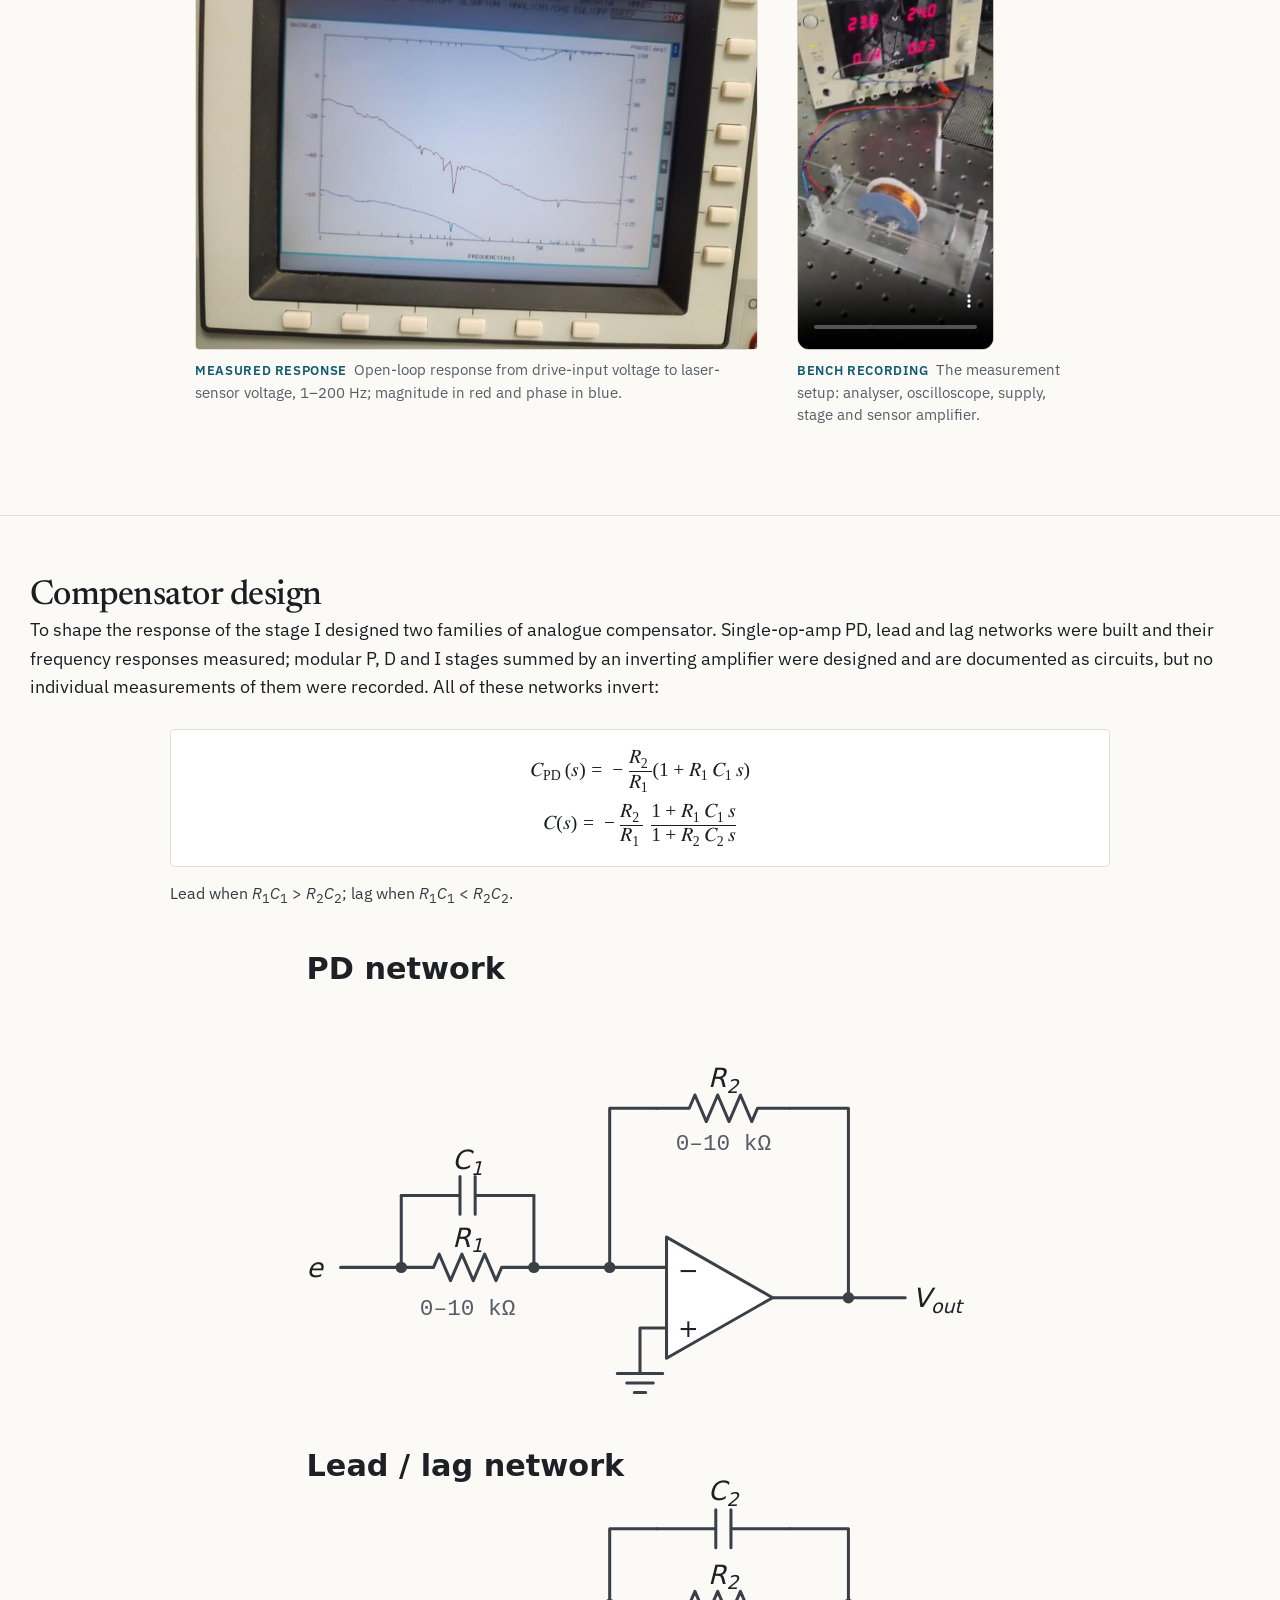
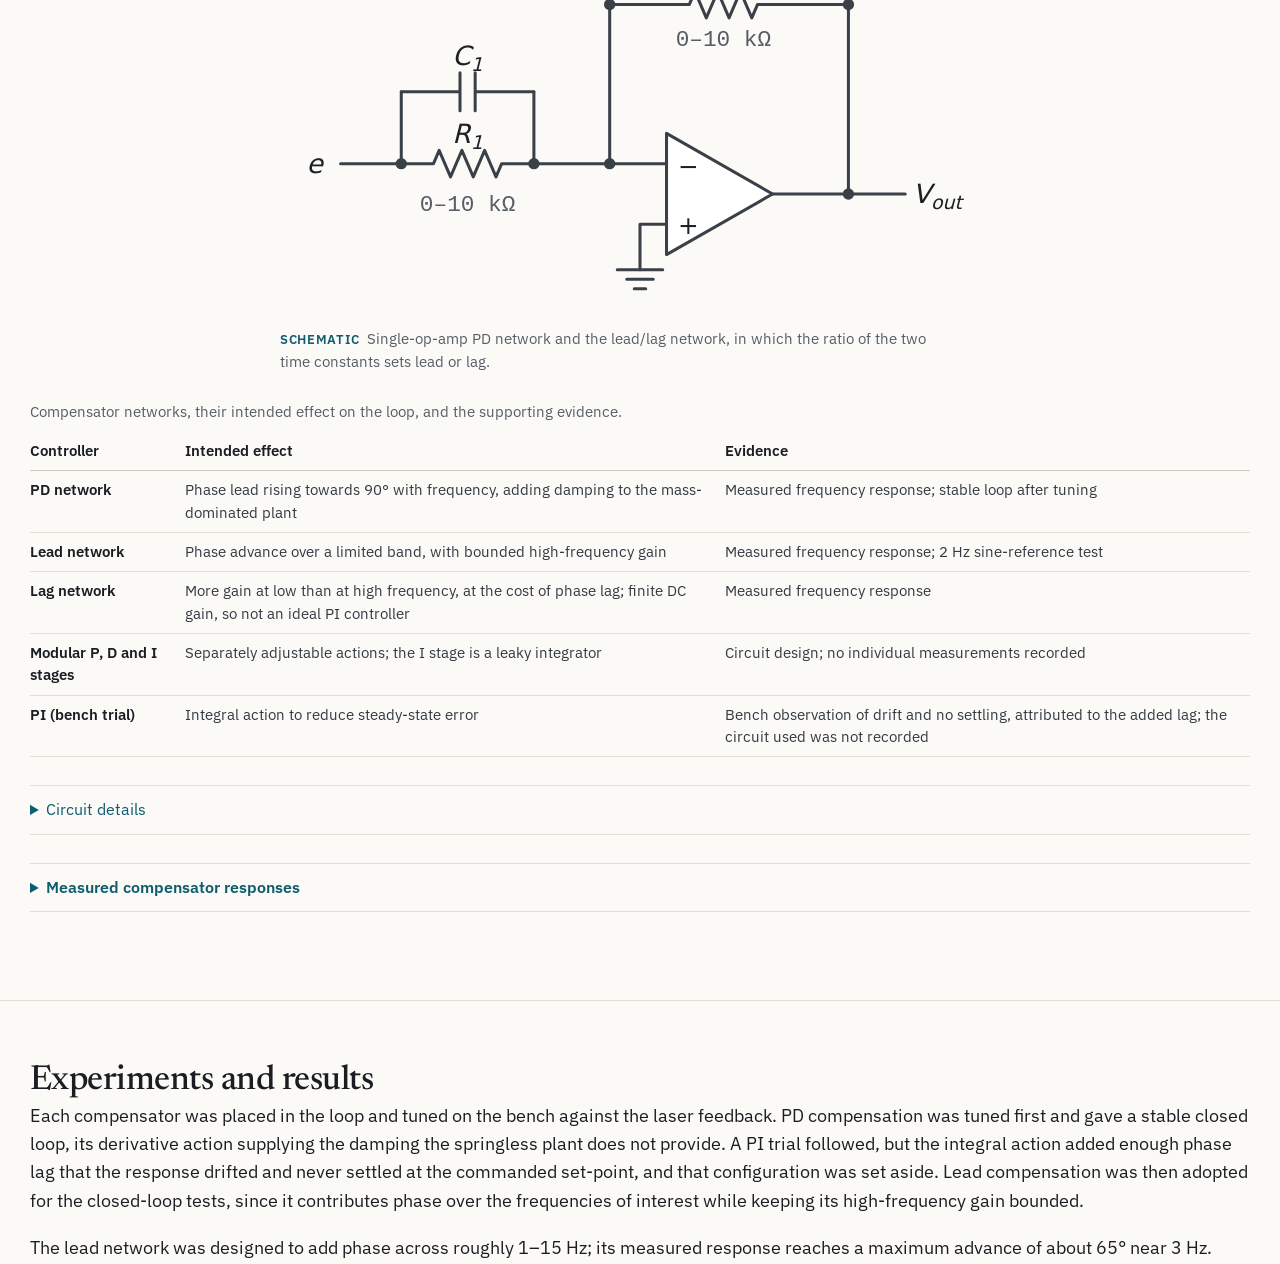
<file: projects/voice-coil-actuator.html>
<!DOCTYPE html>
<html lang="en">
<head>
<meta charset="utf-8">
<meta name="viewport" content="width=device-width, initial-scale=1">
<meta name="color-scheme" content="light">
<meta name="theme-color" content="#fbfaf7">
<script>document.documentElement.className += ' js';</script>
<title>Voice-Coil Stage Design and Feedback Control — Muhammad Mustafa Khan</title>
<meta name="description" content="A single-axis voice-coil positioning stage designed and built to investigate feedback control, combining PA51 current-drive characterisation, laser-based position sensing, measured frequency responses and evaluation of analogue compensators.">
<link rel="canonical" href="https://mustafahan786.github.io/projects/voice-coil-actuator.html">
<meta property="og:type" content="article">
<meta property="og:title" content="Voice-Coil Stage Design and Feedback Control">
<meta property="og:description" content="A single-axis voice-coil positioning stage designed and built to investigate feedback control, combining current-drive characterisation, laser position sensing, measured frequency responses and analogue compensators.">
<meta property="og:url" content="https://mustafahan786.github.io/projects/voice-coil-actuator.html">
<meta property="og:image" content="https://mustafahan786.github.io/assets/img/og/vca-v2.jpg">
<meta property="og:image:width" content="1200">
<meta property="og:image:height" content="630">
<meta property="og:image:alt" content="Voice-Coil Stage Design and Feedback Control: video frame of the coil assembly on its two guide rods, beside the project title.">
<meta name="twitter:card" content="summary_large_image">
<link rel="icon" href="../assets/favicon.svg" type="image/svg+xml">
<link rel="alternate icon" href="../assets/favicon.png" sizes="32x32">
<link rel="preconnect" href="https://fonts.googleapis.com">
<link rel="preconnect" href="https://fonts.gstatic.com" crossorigin>
<link href="https://fonts.googleapis.com/css2?family=IBM+Plex+Sans:wght@400;500;600&family=Newsreader:opsz,wght@6..72,400;6..72,500;6..72,600&display=swap" rel="stylesheet">
<link rel="stylesheet" href="../style.css?v=2026-10-03-nav">
</head>
<body>
<a class="skip" href="#main">Skip to content</a>

<header class="site-header">
  <div class="wrap header-inner">
    <a class="brand" href="../index.html">Muhammad Mustafa Khan</a>
    <button class="nav-toggle" type="button" aria-expanded="false" aria-controls="site-nav">
      <span class="bars" aria-hidden="true"><span></span></span>Menu
    </button>
    <nav class="nav" id="site-nav" aria-label="Primary">
      <a href="../index.html#about">About</a>
      <a href="index.html" aria-current="page">Projects</a>
      <a href="../index.html#outputs">Research outputs</a>
      <a class="nav-cta" href="../cv.html">CV</a>
    </nav>
  </div>
</header>

<main id="main" class="vca-page">
  <section class="case-hero">
    <div class="wrap">
      <p class="breadcrumb"><a href="index.html">Projects</a> <span aria-hidden="true">/</span> Voice-Coil Stage</p>
      <p class="case-meta">Course project · GIST · Winter 2025–26</p>
      <h1 class="case-title">Voice-Coil Stage Design and Feedback Control</h1>
      <div class="brief brief-3">
        <h2 class="sr-only">Summary</h2>
        <dl>
          <div>
            <dt>Research question</dt>
            <dd>How can analogue feedback stabilise and position a voice-coil stage without a mechanical restoring
              spring?</dd>
          </div>
          <div>
            <dt>What I did</dt>
            <dd>Designed and assembled the stage, configured the PA51 current drive and laser position feedback,
              measured frequency responses, and evaluated analogue compensation.</dd>
          </div>
          <div>
            <dt>Key result</dt>
            <dd>In the bench tests, the PI-controlled response drifted and did not settle at the commanded set-point.
              PD and lead compensation produced more stable tracking under the tested conditions.</dd>
          </div>
        </dl>
      </div>

      <nav class="contents vca-contents" aria-labelledby="contents-h">
        <h2 id="contents-h">Contents</h2>
        <ol>
          <li><a href="#overview">Overview</a></li>
          <li><a href="#stage">Stage and control loop</a></li>
          <li><a href="#current-drive">Current amplification and sensing</a></li>
          <li><a href="#model">Plant response</a></li>
          <li><a href="#compensators">Compensator design</a></li>
          <li><a href="#closed-loop">Experiments and results</a></li>
        </ol>
      </nav>
    </div>
  </section>

  <!-- ========== 1. overview ========== -->
  <section class="stage" id="overview">
    <div class="wrap">
      <h2>Overview</h2>
      <div class="prose">
        <p>
          A voice-coil actuator carries current through a coil suspended in the field of a permanent magnet. The
          Lorentz force on the conductor is proportional to that current, so while the coil remains in the useful
          part of the field the force follows the commanded current. Drive is direct: no gearing or leadscrew stands
          between the coil and the moving part, which removes backlash, keeps friction low and lets the actuator
          respond quickly to small commands. Those properties suit optical focus and scanning mechanisms, disk-drive
          head positioners, and precision positioning and active vibration-isolation stages.
        </p>
        <p>
          The stage built here applies that principle on one axis: the coil and permanent-magnet assembly are
          mounted on two parallel guide rods, a PA51 power amplifier drives the coil as a current source, and a
          Keyence laser triangulation sensor measures the carriage position. Because the assembly runs on rods rather than
          on a spring or flexure, the plant was modelled as a mass with viscous damping and no restoring term: it has
          no rest position of its own, so the stiffness that holds a commanded position has to come from the analogue
          feedback loop. Measuring that loop and its compensators is the subject of this study.
        </p>
      </div>

      <figure class="fig fig-wide fig-overview-video">
        <div class="video-frame">
          <video controls preload="none" playsinline muted width="960" height="640"
                 poster="../assets/video/vca-bench-overview-poster.jpg"
                 aria-label="Bench footage of the voice-coil stage: the open-loop frequency-response measurement, the function generator set to the 2 hertz sinusoidal reference and the stage under lead compensation, and the set-point experiment. Each excerpt is labelled on screen.">
            <source src="../assets/video/vca-bench-overview-960.mp4" type="video/mp4">
            Your browser cannot play this video. It shows bench footage of the open-loop frequency-response
            measurement, the lead-compensated test, and the set-point experiment.
          </video>
        </div>
        <figcaption><span class="tag">Bench footage</span>Open-loop frequency-response measurement,
          lead-compensated test, and set-point experiment.</figcaption>
      </figure>
    </div>
  </section>

  <!-- ========== 2. stage and signal chain ========== -->
  <section class="stage" id="stage">
    <div class="wrap">
      <h2>Stage and control loop</h2>
      <div class="prose">
        <p>
          I designed the stage in SolidWorks and assembled it. T- and L-type end brackets hold two parallel guide
          rods above a 160&nbsp;×&nbsp;70&nbsp;×&nbsp;5&nbsp;mm base plate; the coil holder, the magnet holder and a
          coupling sit between them, with linear bearings confining travel to a single axis. The laser sensor
          measures displacement along that axis.
        </p>
      </div>

      <div class="fig-grid fig-grid-2 vca-figpair">
        <figure class="fig fig-frame">
          <a class="zoom" href="../assets/img/vca/vca-stage-labelled-1080.jpg">
            <img src="../assets/img/vca/vca-stage-labelled-640.jpg"
                 srcset="../assets/img/vca/vca-stage-labelled-640.jpg 640w, ../assets/img/vca/vca-stage-labelled-1080.jpg 1080w"
                 sizes="(min-width: 1040px) 470px, (min-width: 720px) 46vw, 92vw" width="640" height="400" loading="lazy" decoding="async"
                 alt="Labelled frame from the set-point recording: a copper coil wound on a white former, with a disc-shaped holder beside it, carried on linear bearings over two parallel steel guide rods mounted on an aluminium base plate. Labels mark the coil assembly and the guide rods.">
          </a>
          <figcaption>Assembled stage on an optical table, showing the coil wound on its white former and the
            two parallel guide rods that carry it.</figcaption>
        </figure>
        <figure class="fig fig-frame">
          <a class="zoom" href="../assets/img/vca/vca-cad-iso-561.jpg">
            <img src="../assets/img/vca/vca-cad-iso-561.jpg" width="561" height="393" loading="lazy" decoding="async"
                 alt="SolidWorks isometric view of the voice-coil stage: a rectangular base with rod holders at each end, two parallel guide rods and a disc-shaped coil holder at the centre, dimensioned 160 by 70 millimetres.">
          </a>
          <figcaption><span class="tag">CAD</span>The same assembly in SolidWorks, with the base-plate dimensions
            in millimetres.</figcaption>
        </figure>
      </div>

      <div class="prose">
        <p>
          The loop around that mechanism is entirely analogue. An OP27G subtractor takes the difference between the
          reference and sensor voltages, an op-amp network shapes the resulting error, and the PA51 stage converts
          that signal into coil current. The laser sensor closes the loop by returning the carriage position as a
          voltage.
        </p>
      </div>

      <figure class="fig fig-wide fig-center fig-architecture">
        <a class="zoom" href="../assets/img/vca/vca-loop-blocks.svg">
          <picture>
            <source media="(max-width: 719px)" srcset="../assets/img/vca/vca-loop-blocks-narrow.svg" width="360" height="552">
            <img src="../assets/img/vca/vca-loop-blocks.svg" width="860" height="300" loading="lazy" decoding="async"
                 alt="Block diagram of the position loop. The reference voltage is compared with the sensor voltage at a summing junction; the error drives an analogue controller, then a PA51 current amplifier of 0.1 amperes per volt, which is inverting, and then the voice-coil stage. A Keyence IL-065 laser displacement sensor measures the stage position at 0.1 volts per millimetre and returns that voltage to the summing junction.">
          </picture>
        </a>
        <figcaption><span class="tag">Schematic</span>Analogue position-feedback loop for the voice-coil
          stage.</figcaption>
      </figure>
    </div>
  </section>

  <!-- ========== 3. current drive and position sensing ========== -->
  <section class="stage" id="current-drive">
    <div class="wrap">
      <h2>Current amplification and position sensing</h2>
      <div class="prose">
        <p>
          The PA51 circuit converts a command voltage into coil current, and therefore into electromagnetic force on
          the carriage. It is a transconductance stage: an input resistor
          <i>R</i><sub>1</sub>&nbsp;=&nbsp;15&nbsp;kΩ and a feedback resistor
          <i>R</i><sub>f</sub>&nbsp;=&nbsp;7.5&nbsp;kΩ set the gain, and a 5&nbsp;Ω sense resistor
          <i>R</i><sub>s</sub> in series with the 40&nbsp;Ω coil returns the current as a voltage. The stage is
          inverting, giving <i>i</i><sub>L</sub>&nbsp;≈&nbsp;−0.1&nbsp;<i>V</i><sub>in</sub>: a transconductance of
          0.1&nbsp;A/V in magnitude.
        </p>
      </div>

      <div class="split">
        <figure class="fig split-media fig-frame">
          <a class="zoom" href="../assets/img/vca/vca-current-amp-1024.jpg">
            <img src="../assets/img/vca/vca-current-amp-1024.jpg" width="1024" height="800" loading="lazy" decoding="async"
                 alt="Circuit schematic of the current drive: input through R1 of 15 kilohms to the inverting input of a PA51 power amplifier with grounded non-inverting input, two 0.47 ohm current-limit resistors, the coil in series with a 5 ohm sense resistor Rs to ground, and a 7.5 kilohm feedback resistor Rf from the sense node to the inverting input.">
          </a>
          <figcaption><span class="tag">Schematic</span>PA51 transconductance stage, with the 5&nbsp;Ω sense resistor in series with the coil.</figcaption>
        </figure>
        <div class="model-block eq-math">
          <div class="eq-render" role="region" aria-label="Current-drive gain (scrolls horizontally if needed)" tabindex="0">
            <math display="block" aria-label="i L equals minus R f plus R s over R 1 times R s, times V in">
              <msub><mi>i</mi><mi>L</mi></msub><mo>=</mo><mo>−</mo>
              <mfrac><mrow><msub><mi>R</mi><mi>f</mi></msub><mo>+</mo><msub><mi>R</mi><mi>s</mi></msub></mrow><mrow><msub><mi>R</mi><mn>1</mn></msub><msub><mi>R</mi><mi>s</mi></msub></mrow></mfrac>
              <msub><mi>V</mi><mi>in</mi></msub>
            </math>
            <math display="block" aria-label="equals minus 7500 plus 5 over 15000 times 5, times V in, approximately minus 0.1 V in">
              <mo>=</mo><mo>−</mo>
              <mfrac><mrow><mn>7500</mn><mo>+</mo><mn>5</mn></mrow><mrow><mn>15000</mn><mo>×</mo><mn>5</mn></mrow></mfrac>
              <msub><mi>V</mi><mi>in</mi></msub><mo>≈</mo><mo>−</mo><mn>0.1</mn><msub><mi>V</mi><mi>in</mi></msub>
            </math>
          </div>
          <p class="model-note eq-note">Resistances in ohms; <i>i</i><sub>L</sub> in amperes for
            <i>V</i><sub>in</sub> in volts.</p>
        </div>
      </div>

      <div class="prose">
        <p>
          Five DC operating points were measured across the command range, and a 5&nbsp;Hz sinusoidal command was
          checked on the oscilloscope as a continuous case. Dividing each sense voltage by the sense resistor gives
          the coil current, and the transconductance holds at 0.1&nbsp;A/V over every point measured. The largest
          current tested was 0.5&nbsp;A, which bounds the measured range rather than the capability of the amplifier.
        </p>
      </div>

      <div class="vca-dc-pair">
        <figure class="fig vca-dc-plot">
          <a class="zoom" href="../assets/img/vca/vca-current-drive-dc-check.svg">
            <img src="../assets/img/vca/vca-current-drive-dc-check.svg" width="480" height="300" loading="lazy" decoding="async"
                 alt="Coil current against command voltage: five measured points rising linearly from 0.1 amperes at 1 volt to 0.5 amperes at 5 volts. No line is fitted.">
          </a>
          <figcaption><span class="tag">Measured</span>Coil current against command voltage at the five DC
            operating points.</figcaption>
        </figure>

        <div class="table-wrap vca-dc-wrap">
        <table class="data-table data-table-narrow vca-dc-table">
          <caption><span class="tag">Measured</span>DC operating points for the PA51 current amplifier. Current
            magnitude is calculated from the 5&nbsp;Ω sense resistor as <math aria-label="the magnitude of i equals the magnitude of V sense divided by 5 ohms"><mrow><mo stretchy="false" lspace="0" rspace="0">|</mo><mi>i</mi><mo stretchy="false" lspace="0" rspace="0">|</mo></mrow><mo>=</mo><mrow><mo stretchy="false" lspace="0" rspace="0">|</mo><msub><mi>V</mi><mi>sense</mi></msub><mo stretchy="false" lspace="0" rspace="0">|</mo></mrow><mo lspace="0.1em" rspace="0.1em">/</mo><mrow><mo stretchy="false" lspace="0" rspace="0">(</mo><mn>5</mn><mspace width="0.17em"></mspace><mi mathvariant="normal">Ω</mi><mo stretchy="false" lspace="0" rspace="0">)</mo></mrow></math>.</caption>
          <thead>
            <tr><th scope="col">Input <i>V</i><sub>in</sub> (V)</th><th scope="col" class="num">1</th><th scope="col" class="num">2</th><th scope="col" class="num">3</th><th scope="col" class="num">4</th><th scope="col" class="num">5</th></tr>
          </thead>
          <tbody>
            <tr><th scope="row">Sense voltage <i>V</i><sub>sense</sub> (V)</th><td class="num">−0.5</td><td class="num">−1.0</td><td class="num">−1.5</td><td class="num">−2.0</td><td class="num">−2.5</td></tr>
            <tr><th scope="row">Current magnitude |<i>i</i>| (A)</th><td class="num">0.1</td><td class="num">0.2</td><td class="num">0.3</td><td class="num">0.4</td><td class="num">0.5</td></tr>
          </tbody>
        </table>
        </div>
      </div>

      <h3 class="vca-subhead">Position sensing</h3>
      <div class="prose">
        <p>
          Carriage position is measured by a Keyence IL-065 laser triangulation sensor, calibrated at
          0.1&nbsp;V/mm: every millimetre of travel changes the sensor output by 0.1&nbsp;V, so a displacement in
          millimetres is the sensor voltage divided by that sensitivity. The sensor works about a 65&nbsp;mm
          reference distance over a 55–105&nbsp;mm measuring window; that window is the span over which the sensor
          reads, and is wider than the travel of this stage.
        </p>
      </div>

    </div>
  </section>

  <!-- ========== 4. plant model and frequency response ========== -->
  <section class="stage" id="model">
    <div class="wrap">
      <h2>Plant response</h2>
      <div class="prose">
        <p>
          With the coil force <i>F</i>&nbsp;=&nbsp;<i>K</i><sub>t</sub><i>i</i> acting on a moving mass with viscous
          damping and no restoring spring, the stage was modelled as a mass–damper, with position in metres.
        </p>
      </div>

      <div class="model-block eq-math">
        <h3>Mass–damper model</h3>
        <p class="model-note">Model structure used for design; the parameters were not identified numerically.</p>
        <div class="eq-render" role="region" aria-label="Mass–damper plant model (scrolls horizontally if needed)" tabindex="0">
          <math display="block" aria-label="m x double dot plus c x dot equals K t times i">
            <mi>m</mi><mover><mi>x</mi><mo>¨</mo></mover><mo>+</mo><mi>c</mi><mover><mi>x</mi><mo>˙</mo></mover><mo>=</mo><msub><mi>K</mi><mi>t</mi></msub><mi>i</mi>
          </math>
          <math display="block" aria-label="G x i of s equals X of s over I of s equals K t over m s squared plus c s, in metres per ampere">
            <msub><mi>G</mi><mrow><mi>x</mi><mi>i</mi></mrow></msub><mo stretchy="false">(</mo><mi>s</mi><mo stretchy="false">)</mo><mo>=</mo><mfrac><mrow><mi>X</mi><mo stretchy="false">(</mo><mi>s</mi><mo stretchy="false">)</mo></mrow><mrow><mi>I</mi><mo stretchy="false">(</mo><mi>s</mi><mo stretchy="false">)</mo></mrow></mfrac><mo>=</mo><mfrac><msub><mi>K</mi><mi>t</mi></msub><mrow><mi>m</mi><msup><mi>s</mi><mn>2</mn></msup><mo>+</mo><mi>c</mi><mi>s</mi></mrow></mfrac><mspace width="0.6em"></mspace><mtext>(m/A)</mtext>
          </math>
          <table class="sym-table">
            <caption class="sr-only">Symbols used in the plant model</caption>
            <tbody>
              <tr><th scope="row"><i>x</i></th><td>stage position (m)</td></tr>
              <tr><th scope="row"><i>i</i></th><td>coil current (A)</td></tr>
              <tr><th scope="row"><i>m</i></th><td>moving mass (kg)</td></tr>
              <tr><th scope="row"><i>c</i></th><td>viscous damping coefficient (N·s/m)</td></tr>
              <tr><th scope="row"><i>K</i><sub>t</sub></th><td>coil force constant (N/A)</td></tr>
            </tbody>
          </table>
        </div>
        <details class="eq-source">
          <summary>LaTeX source (copyable)</summary>
          <pre><code>m\ddot{x}+c\dot{x}=K_t\,i,\qquad
G_{xi}(s)=\frac{X(s)}{I(s)}=\frac{K_t}{m s^2+c s}\ \ \mathrm{(m/A)}</code></pre>
        </details>
      </div>

      <div class="prose">
        <p>
          Under a constant force with positive damping, the model’s velocity settles at <i>F</i>/<i>c</i> while its
          position keeps changing, so the positioning stiffness has to come from feedback. The model describes the
          assumed structure only; it does not exclude friction, end stops, cable forces or field non-uniformity in the
          physical stage.
        </p>
      </div>

      <div class="prose">
        <p>
          The open-loop response was measured on an NF FRA5097 analyser over a 1–200&nbsp;Hz sweep, from the drive
          input voltage to the laser-sensor voltage. Between about 1 and 50&nbsp;Hz the magnitude falls with
          frequency, consistent with an inertia-dominated response. Narrow dips near 6–11&nbsp;Hz and about
          70&nbsp;Hz, and the flattening above about 50&nbsp;Hz, were observed but not investigated. The analyser
          displays phase within ±180°, so the phase trace wraps near 20&nbsp;Hz.
        </p>
      </div>

      <div class="fig-grid vca-media-pair">
        <figure class="fig fig-frame vca-media vca-media-wide">
          <a class="zoom" href="../assets/img/vca/vca-fra-openloop-1500.jpg">
            <img src="../assets/img/vca/vca-fra-openloop-750.jpg"
                 srcset="../assets/img/vca/vca-fra-openloop-750.jpg 750w, ../assets/img/vca/vca-fra-openloop-1500.jpg 1500w"
                 sizes="(min-width: 860px) 640px, 92vw" width="750" height="562" loading="lazy" decoding="async"
                 alt="Photograph of the FRA5097 analyser screen for the open-loop response from 1 to 200 hertz: the red gain trace falls from about minus 12 decibels at 1 hertz, with narrow dips between about 6 and 11 hertz and near 70 hertz, and flattens above about 50 hertz; the blue phase trace falls with frequency and wraps from minus 180 to plus 180 degrees near 20 hertz.">
          </a>
          <figcaption><span class="tag">Measured response</span>Open-loop response from drive-input voltage
            to laser-sensor voltage, 1–200&nbsp;Hz; magnitude in red and phase in blue.</figcaption>
        </figure>
        <figure class="fig vca-media">
          <div class="video-frame">
            <video controls preload="none" playsinline muted width="394" height="848"
                   poster="../assets/video/vca-fra-measurement-poster.jpg"
                   aria-label="Bench recording during the open-loop frequency-response measurement: the NF FRA5097 analyser, a Keysight oscilloscope showing the sinusoidal excitation, the DC supply, the voice-coil stage with its copper coil on guide rods, and the Keyence laser sensor amplifier display.">
              <source src="../assets/video/vca-fra-measurement.mp4" type="video/mp4">
              Your browser cannot play this video. It shows the bench during the open-loop frequency-response
              measurement: analyser, oscilloscope, supply, voice-coil stage and laser sensor amplifier.
            </video>
          </div>
          <figcaption><span class="tag">Bench recording</span>The measurement setup: analyser, oscilloscope,
            supply, stage and sensor amplifier.</figcaption>
        </figure>
      </div>
    </div>
  </section>

  <!-- ========== 5. compensators ========== -->
  <section class="stage" id="compensators">
    <div class="wrap">
      <h2>Compensator design</h2>
      <div class="prose">
        <p>
          To shape the response of the stage I designed two families of analogue compensator. Single-op-amp PD, lead
          and lag networks were built and their frequency responses measured; modular P, D and I stages summed by an
          inverting amplifier were designed and are documented as circuits, but no individual measurements of them
          were recorded. All of these networks invert:
        </p>
      </div>

      <div class="model-block eq-math">
        <div class="eq-render" role="region" aria-label="Compensator transfer functions (scrolls horizontally if needed)" tabindex="0">
          <math display="block" aria-label="C P D of s equals minus R 2 over R 1, times 1 plus R 1 C 1 s">
            <msub><mi>C</mi><mi>PD</mi></msub><mo stretchy="false">(</mo><mi>s</mi><mo stretchy="false">)</mo><mo>=</mo><mo>−</mo><mfrac><msub><mi>R</mi><mn>2</mn></msub><msub><mi>R</mi><mn>1</mn></msub></mfrac><mo stretchy="false">(</mo><mn>1</mn><mo>+</mo><msub><mi>R</mi><mn>1</mn></msub><msub><mi>C</mi><mn>1</mn></msub><mi>s</mi><mo stretchy="false">)</mo>
          </math>
          <math display="block" aria-label="C of s equals minus R 2 over R 1, times 1 plus R 1 C 1 s over 1 plus R 2 C 2 s">
            <mi>C</mi><mo stretchy="false">(</mo><mi>s</mi><mo stretchy="false">)</mo><mo>=</mo><mo>−</mo><mfrac><msub><mi>R</mi><mn>2</mn></msub><msub><mi>R</mi><mn>1</mn></msub></mfrac><mspace width="0.3em"></mspace><mfrac><mrow><mn>1</mn><mo>+</mo><msub><mi>R</mi><mn>1</mn></msub><msub><mi>C</mi><mn>1</mn></msub><mi>s</mi></mrow><mrow><mn>1</mn><mo>+</mo><msub><mi>R</mi><mn>2</mn></msub><msub><mi>C</mi><mn>2</mn></msub><mi>s</mi></mrow></mfrac>
          </math>
        </div>
        <p class="model-note eq-note">Lead when <i>R</i><sub>1</sub><i>C</i><sub>1</sub>&nbsp;&gt;&nbsp;<i>R</i><sub>2</sub><i>C</i><sub>2</sub>;
          lag when <i>R</i><sub>1</sub><i>C</i><sub>1</sub>&nbsp;&lt;&nbsp;<i>R</i><sub>2</sub><i>C</i><sub>2</sub>.</p>
      </div>

      <figure class="fig fig-wide fig-center fig-diagram fig-networks">
        <a class="zoom" href="../assets/img/vca/vca-compensator-networks.svg">
          <picture>
            <source media="(max-width: 719px)" srcset="../assets/img/vca/vca-compensator-networks-narrow.svg" width="380" height="520">
          <img src="../assets/img/vca/vca-compensator-networks.svg" width="760" height="262" loading="lazy" decoding="async"
               alt="Two inverting op-amp circuits. PD network: error e through R1 in parallel with C1 to the inverting input, with R2 as feedback. Lead or lag network: the same input branch with R2 in parallel with C2 as feedback. R1 and R2 are 0 to 10 kilohm potentiometers; the non-inverting inputs are grounded.">
          </picture>
        </a>
        <figcaption><span class="tag">Schematic</span>Single-op-amp PD network and the lead/lag network, in
          which the ratio of the two time constants sets lead or lag.</figcaption>
      </figure>

      <div class="table-wrap">
        <table class="data-table data-table-stack">
          <caption>Compensator networks, their intended effect on the loop, and the supporting evidence.</caption>
          <thead>
            <tr><th scope="col">Controller</th><th scope="col">Intended effect</th><th scope="col">Evidence</th></tr>
          </thead>
          <tbody>
            <tr><th scope="row">PD network</th><td data-label="Intended effect">Phase lead rising towards 90° with frequency, adding damping to the mass-dominated plant</td><td data-label="Evidence">Measured frequency response; stable loop after tuning</td></tr>
            <tr><th scope="row">Lead network</th><td data-label="Intended effect">Phase advance over a limited band, with bounded high-frequency gain</td><td data-label="Evidence">Measured frequency response; 2&nbsp;Hz sine-reference test</td></tr>
            <tr><th scope="row">Lag network</th><td data-label="Intended effect">More gain at low than at high frequency, at the cost of phase lag; finite DC gain, so not an ideal PI controller</td><td data-label="Evidence">Measured frequency response</td></tr>
            <tr><th scope="row">Modular P, D and I stages</th><td data-label="Intended effect">Separately adjustable actions; the I stage is a leaky integrator</td><td data-label="Evidence">Circuit design; no individual measurements recorded</td></tr>
            <tr><th scope="row">PI (bench trial)</th><td data-label="Intended effect">Integral action to reduce steady-state error</td><td data-label="Evidence">Bench observation of drift and no settling, attributed to the added lag; the circuit used was not recorded</td></tr>
          </tbody>
        </table>
      </div>

      <details class="more">
        <summary>Circuit details</summary>
        <div class="table-wrap">
          <table class="data-table data-table-stack vca-circuit-table">
            <caption>Component values for the compensator stages. Final capacitor values and potentiometer settings for
              the single-op-amp networks were not recorded.</caption>
            <thead>
              <tr><th scope="col">Stage</th><th scope="col">Transfer function</th><th scope="col">Components</th><th scope="col">Notes</th></tr>
            </thead>
            <tbody>
              <tr>
                <th scope="row">P stage</th>
                <td data-label="Transfer function" class="fx"><math aria-label="V p equals minus R pot p over R ip, times e"><msub><mi>V</mi><mi>p</mi></msub><mo>=</mo><mo>−</mo><mfrac><msub><mi>R</mi><mi>pot,p</mi></msub><msub><mi>R</mi><mi>ip</mi></msub></mfrac><mi>e</mi></math></td>
                <td data-label="Components"><i>R</i><sub>ip</sub> = 4.5&nbsp;kΩ; <i>R</i><sub>pot,p</sub> 0–10&nbsp;kΩ</td>
                <td data-label="Notes"><i>K</i><sub>p</sub> ≈ 0–2.22</td>
              </tr>
              <tr>
                <th scope="row">D stage</th>
                <td data-label="Transfer function" class="fx"><math aria-label="V d equals minus K d s over tau s plus 1, times e"><msub><mi>V</mi><mi>d</mi></msub><mo>=</mo><mo>−</mo><mfrac><mrow><msub><mi>K</mi><mi>d</mi></msub><mi>s</mi></mrow><mrow><mi>τ</mi><mi>s</mi><mo>+</mo><mn>1</mn></mrow></mfrac><mi>e</mi></math></td>
                <td data-label="Components"><i>C</i><sub>d</sub> = 22&nbsp;µF; <i>R</i><sub>id</sub> = 100&nbsp;Ω; <i>R</i><sub>pot,d</sub> 0–50&nbsp;kΩ</td>
                <td data-label="Notes"><math aria-label="K d equals R pot d C d"><msub><mi>K</mi><mi>d</mi></msub><mo>=</mo><msub><mi>R</mi><mi>pot,d</mi></msub><msub><mi>C</mi><mi>d</mi></msub></math>, up to 1.1&nbsp;s;
                  <math aria-label="tau equals R id C d equals 2.2 milliseconds"><mi>τ</mi><mo>=</mo><msub><mi>R</mi><mi>id</mi></msub><msub><mi>C</mi><mi>d</mi></msub><mo>=</mo><mn>2.2</mn><mspace width="0.17em"></mspace><mi mathvariant="normal">ms</mi></math> (corner ≈&nbsp;72.3&nbsp;Hz); high-frequency gain
                  <math aria-label="K d divided by tau"><msub><mi>K</mi><mi>d</mi></msub><mo>/</mo><mi>τ</mi></math>, e.g. ≈&nbsp;454.5 (53.2&nbsp;dB) for <i>K</i><sub>d</sub>&nbsp;=&nbsp;1&nbsp;s</td>
              </tr>
              <tr>
                <th scope="row">I stage</th>
                <td data-label="Transfer function" class="fx"><math aria-label="V i equals minus K i over s plus omega i, times e"><msub><mi>V</mi><mi>i</mi></msub><mo>=</mo><mo>−</mo><mfrac><msub><mi>K</mi><mi>i</mi></msub><mrow><mi>s</mi><mo>+</mo><msub><mi>ω</mi><mi>i</mi></msub></mrow></mfrac><mi>e</mi></math></td>
                <td data-label="Components"><i>C</i><sub>i</sub> = 22&nbsp;µF; leak resistor <i>R</i><sub>drift</sub> = 1&nbsp;MΩ; <i>R</i><sub>pot,i</sub> 0–50&nbsp;kΩ</td>
                <td data-label="Notes"><math aria-label="K i equals 1 over R pot i C i"><msub><mi>K</mi><mi>i</mi></msub><mo>=</mo><mfrac><mn>1</mn><mrow><msub><mi>R</mi><mi>pot,i</mi></msub><msub><mi>C</mi><mi>i</mi></msub></mrow></mfrac></math> ≈&nbsp;0.91&nbsp;s⁻¹ at 50&nbsp;kΩ;
                  <math aria-label="omega i equals 1 over R drift C i"><msub><mi>ω</mi><mi>i</mi></msub><mo>=</mo><mfrac><mn>1</mn><mrow><msub><mi>R</mi><mi>drift</mi></msub><msub><mi>C</mi><mi>i</mi></msub></mrow></mfrac></math> ≈&nbsp;0.045&nbsp;rad/s;
                  zero input resistance is not a valid operating point</td>
              </tr>
              <tr>
                <th scope="row">Summing stage</th>
                <td data-label="Transfer function" class="fx"><math aria-label="V in equals minus open bracket V p plus V d close bracket"><msub><mi>V</mi><mi>in</mi></msub><mo>=</mo><mo>−</mo><mo stretchy="false">(</mo><msub><mi>V</mi><mi>p</mi></msub><mo>+</mo><msub><mi>V</mi><mi>d</mi></msub><mo stretchy="false">)</mo></math><span class="fx-or"> or </span><math aria-label="minus open bracket V p plus V i close bracket"><mo>−</mo><mo stretchy="false">(</mo><msub><mi>V</mi><mi>p</mi></msub><mo>+</mo><msub><mi>V</mi><mi>i</mi></msub><mo stretchy="false">)</mo></math></td>
                <td data-label="Components">10&nbsp;kΩ input resistors</td>
                <td data-label="Notes">Forms modular PD or PI</td>
              </tr>
              <tr>
                <th scope="row">PD network</th>
                <td data-label="Transfer function" class="fx"><math aria-label="C PD of s equals minus R 2 over R 1, times 1 plus R 1 C 1 s"><msub><mi>C</mi><mi>PD</mi></msub><mo stretchy="false">(</mo><mi>s</mi><mo stretchy="false">)</mo><mo>=</mo><mo>−</mo><mfrac><msub><mi>R</mi><mn>2</mn></msub><msub><mi>R</mi><mn>1</mn></msub></mfrac><mo stretchy="false">(</mo><mn>1</mn><mo>+</mo><msub><mi>R</mi><mn>1</mn></msub><msub><mi>C</mi><mn>1</mn></msub><mi>s</mi><mo stretchy="false">)</mo></math></td>
                <td data-label="Components"><i>R</i><sub>1</sub>, <i>R</i><sub>2</sub> 0–10&nbsp;kΩ</td>
                <td data-label="Notes"><i>C</i><sub>1</sub> not recorded</td>
              </tr>
              <tr>
                <th scope="row">Lead/lag network</th>
                <td data-label="Transfer function" class="fx"><math aria-label="C of s equals minus R 2 over R 1, times 1 plus R 1 C 1 s over 1 plus R 2 C 2 s"><mi>C</mi><mo stretchy="false">(</mo><mi>s</mi><mo stretchy="false">)</mo><mo>=</mo><mo>−</mo><mfrac><msub><mi>R</mi><mn>2</mn></msub><msub><mi>R</mi><mn>1</mn></msub></mfrac><mspace width="0.2em"></mspace><mfrac><mrow><mn>1</mn><mo>+</mo><msub><mi>R</mi><mn>1</mn></msub><msub><mi>C</mi><mn>1</mn></msub><mi>s</mi></mrow><mrow><mn>1</mn><mo>+</mo><msub><mi>R</mi><mn>2</mn></msub><msub><mi>C</mi><mn>2</mn></msub><mi>s</mi></mrow></mfrac></math></td>
                <td data-label="Components"><i>R</i><sub>1</sub>, <i>R</i><sub>2</sub> 0–10&nbsp;kΩ</td>
                <td data-label="Notes">Lead: <i>R</i><sub>1</sub><i>C</i><sub>1</sub> &gt; <i>R</i><sub>2</sub><i>C</i><sub>2</sub>; lag: <i>R</i><sub>1</sub><i>C</i><sub>1</sub> &lt; <i>R</i><sub>2</sub><i>C</i><sub>2</sub>; <i>C</i><sub>1</sub>, <i>C</i><sub>2</sub> not recorded</td>
              </tr>
            </tbody>
          </table>
        </div>
      </details>

      <details class="more vca-responses">
        <summary>Measured compensator responses</summary>
      <div class="prose">
        <p>
          Each single-op-amp network was swept on the analyser. Because the networks invert, −180° corresponds to zero
          phase shift of the underlying compensator, and the instrument wraps phase to ±180°. The values in the
          captions are read from screen photographs and are approximate.
        </p>
      </div>

      <figure class="fig fig-mid fig-center fig-frame">
        <a class="zoom" href="../assets/img/vca/vca-lead-fra-1100.jpg">
          <img src="../assets/img/vca/vca-lead-fra-1100.jpg" width="1100" height="783" loading="lazy" decoding="async"
               alt="Analyser screen for the lead network from 0.1 to 100 hertz: the gain rises from about 21 to 44 decibels, and the phase rises from near minus 175 degrees to a peak near minus 115 degrees at about 3 hertz before returning towards minus 180 degrees.">
        </a>
        <figcaption><span class="tag">Measured</span>Lead network, 0.1–100&nbsp;Hz. Gain rises from about 21 to
          44&nbsp;dB, with roughly 65° of phase advance near 3&nbsp;Hz — the compensator’s own phase lead, not a loop
          phase margin.</figcaption>
      </figure>

      <div class="fig-grid fig-grid-2">
        <figure class="fig fig-frame">
          <a class="zoom" href="../assets/img/vca/vca-pd-fra-640.jpg">
            <img src="../assets/img/vca/vca-pd-fra-640.jpg" width="640" height="456" loading="lazy" decoding="async"
                 alt="Analyser screen for the PD network from 1 hertz to 1 kilohertz: the gain trace rises steadily with frequency and the phase trace rises from about minus 130 degrees towards minus 90 degrees.">
          </a>
          <figcaption><span class="tag">Measured</span>PD network, 1&nbsp;Hz–1&nbsp;kHz. Gain rises steadily with
            frequency, with phase lead approaching 90° relative to the inverted baseline.</figcaption>
        </figure>
        <figure class="fig fig-frame">
          <a class="zoom" href="../assets/img/vca/vca-lag-fra-1000.jpg">
            <img src="../assets/img/vca/vca-lag-fra-1000.jpg" width="1000" height="711" loading="lazy" decoding="async"
                 alt="Analyser screen for the lag network from about 0.5 hertz to 1 kilohertz: the gain trace falls by roughly 45 decibels and levels off, and the phase trace, displayed near plus 180 degrees, dips to about plus 100 degrees near 15 to 20 hertz before recovering.">
          </a>
          <figcaption><span class="tag">Measured</span>Lag network, about 0.5&nbsp;Hz–1&nbsp;kHz. Gain falls by
            roughly 45&nbsp;dB and levels off; the phase trace dips near 15–20&nbsp;Hz, a lag relative to the inverted
            baseline.</figcaption>
        </figure>
      </div>
      </details>
    </div>
  </section>

  <!-- ========== 6. experiments and results ========== -->
  <section class="stage" id="closed-loop">
    <div class="wrap">
      <h2>Experiments and results</h2>
      <div class="prose">
        <p>
          Each compensator was placed in the loop and tuned on the bench against the laser feedback. PD compensation
          was tuned first and gave a stable closed loop, its derivative action supplying the damping the springless
          plant does not provide. A PI trial followed, but the integral action added enough phase lag that the
          response drifted and never settled at the commanded set-point, and that configuration was set aside. Lead
          compensation was then adopted for the closed-loop tests, since it contributes phase over the frequencies
          of interest while keeping its high-frequency gain bounded.
        </p>
        <p>
          The lead network was designed to add phase across roughly 1–15&nbsp;Hz; its measured response reaches a
          maximum advance of about 65° near 3&nbsp;Hz. With that compensator in the loop the stage tracked a
          2&nbsp;Hz sinusoidal reference from the function generator, and in the set-point demonstration it moved to
          and held successive commanded positions. Reference and position were not logged together, so these are
          bench observations rather than quantitative tracking measurements: the 2&nbsp;Hz figure is the test
          condition, not a measured bandwidth, and no settling time, tracking error or stability margin is claimed.
        </p>
      </div>

      <div class="table-wrap">
        <table class="data-table data-table-stack vca-results-table">
          <caption>Closed-loop behaviour observed on the assembled stage.</caption>
          <thead>
            <tr><th scope="col">Compensator</th><th scope="col">Closed-loop behaviour</th></tr>
          </thead>
          <tbody>
            <tr><th scope="row">PD</th><td data-label="Closed-loop behaviour">Stable closed loop after tuning</td></tr>
            <tr><th scope="row">PI</th><td data-label="Closed-loop behaviour">Response drifted; no settling at the commanded set-point</td></tr>
            <tr><th scope="row">Lead</th><td data-label="Closed-loop behaviour">Tracked a 2&nbsp;Hz sinusoidal reference; held successive set-points</td></tr>
          </tbody>
        </table>
      </div>

      <div class="fig-grid fig-grid-2 video-pair">
        <figure class="fig fig-portrait">
          <div class="video-frame">
            <video controls preload="none" playsinline muted width="394" height="848"
                   poster="../assets/video/vca-lead-sine-stage-poster.jpg"
                   aria-label="Bench recording with the lead compensator in the loop: the function generator set to a 2 hertz sine, the oscilloscope, the supply showing the drive current, and the voice-coil stage moving on its guide rods.">
              <source src="../assets/video/vca-lead-sine.mp4" type="video/mp4">
              Your browser cannot play this video. It shows the stage with the lead compensator in the loop and a
              2 Hz sinusoidal reference from a function generator.
            </video>
          </div>
          <figcaption><span class="tag">Bench recording</span>Lead compensation tracking a 2&nbsp;Hz sinusoidal
            reference.</figcaption>
        </figure>
        <figure class="fig fig-portrait">
          <div class="video-frame">
            <video controls preload="none" playsinline muted width="500" height="1074"
                   poster="../assets/video/vca-setpoint-experiment-poster.jpg"
                   aria-label="Portrait bench recording showing the voice-coil stage, current-drive electronics and laser-sensor amplifier during the set-point experiment documented in the course presentation.">
              <source src="../assets/video/vca-setpoint-experiment-500.mp4" type="video/mp4">
              Your browser cannot play this video. It shows the voice-coil stage, current-drive electronics and
              laser-sensor amplifier during the set-point experiment.
            </video>
          </div>
          <figcaption><span class="tag">Bench recording</span>Set-point demonstration; the stage holds
            successive positions. The controller used was not recorded.</figcaption>
        </figure>
      </div>

      <details class="more">
        <summary>Additional bench recordings: PD tuning and PI trial</summary>
        <div class="fig-grid fig-grid-2 video-pair">
          <figure class="fig fig-portrait">
            <div class="video-frame">
              <video controls preload="none" playsinline muted width="394" height="848"
                     poster="../assets/video/vca-pd-tuning-poster.jpg"
                     aria-label="Bench recording of PD compensator tuning: the supply showing voltage and current, the voice-coil stage on its guide rods, the laser sensor amplifier and the oscilloscope.">
                <source src="../assets/video/vca-pd-tuning.mp4" type="video/mp4">
                Your browser cannot play this video. It shows the bench during PD compensator tuning.
              </video>
            </div>
            <figcaption><span class="tag">Bench recording</span>PD tuning, which gave a stable closed
              loop.</figcaption>
          </figure>
          <figure class="fig fig-portrait">
            <div class="video-frame">
              <video controls preload="none" playsinline muted width="394" height="848"
                     poster="../assets/video/vca-pi-trial-poster.jpg"
                     aria-label="Bench recording of the PI trial: the supply display and the voice-coil stage moving on its guide rods.">
                <source src="../assets/video/vca-pi-trial.mp4" type="video/mp4">
                Your browser cannot play this video. It shows the voice-coil stage during the PI trial.
              </video>
            </div>
            <figcaption><span class="tag">Bench recording</span>PI trial, in which the added lag prevented a
              settled response.</figcaption>
          </figure>
        </div>
      </details>

    </div>
  </section>

  <!-- ========== 7. related projects ========== -->
  <section class="stage" id="related">
    <div class="wrap">
      <h2 class="related-h related-h-top">Related projects</h2>
      <div class="related">
        <a href="afm-high-speed-control.html">
          <img src="../assets/img/concepts/afm-concept-v6-640.jpg" width="640" height="480" loading="lazy" decoding="async" alt="">
          <span><b>Model-Based Digital PI Control for High-Speed Contact-Mode AFM</b><span>Frequency-response identification and embedded PI control</span></span>
        </a>
        <a href="soft-robotic-glove.html">
          <img src="../assets/img/glove/glove-prototype-card-640.jpg" width="640" height="480" loading="lazy" decoding="async" alt="">
          <span><b>sEMG-Controlled Soft Robotics Glove for Game-Based Hand Rehabilitation</b><span>Soft pneumatic actuators controlled by sEMG gesture recognition</span></span>
        </a>
      </div>
    </div>
  </section>
</main>

<footer class="site-footer">
  <div class="wrap footer-grid">
    <div>
      <p class="footer-name">Muhammad Mustafa Khan</p>
      <p class="footer-statement">Open to PhD opportunities and research collaborations in control, robotics and physical AI.</p>
      <ul class="footer-links">
        <li><a href="mailto:mustafamarvat786@gm.gist.ac.kr">mustafamarvat786@gm.gist.ac.kr</a></li>
        <li><a href="https://scholar.google.com/citations?user=AgU49wwAAAAJ&amp;hl=en" rel="noopener">Google Scholar</a></li>
        <li><a href="https://orcid.org/0009-0001-7310-5765" rel="noopener">ORCID</a></li>
        <li><a href="https://github.com/Mustafahan786" rel="noopener">GitHub</a></li>
        <li><a href="https://www.linkedin.com/in/mustafa-khan-marwat/" rel="noopener">LinkedIn</a></li>
      </ul>
    </div>
    <nav aria-label="Footer">
      <ul class="footer-nav">
        <li><a href="../index.html#about">About</a></li>
        <li><a href="index.html">Projects</a></li>
        <li><a href="../index.html#outputs">Research outputs</a></li>
        <li><a href="../cv.html">CV</a></li>
      </ul>
    </nav>
  </div>
  <div class="wrap footer-bottom">
    <p class="footer-meta">© <span id="year">2026</span> Muhammad Mustafa Khan · Gwangju, Republic of Korea</p>
    <p class="footer-status">This portfolio is under active development; further projects and results will be added.</p>
  </div>
</footer>
<script src="../script.js?v=2026-10-03-nav" defer></script>
</body>
</html>
</file>
<file: style.css>
/* ==========================================================================
   Muhammad Mustafa Khan — research portfolio
   Editorial engineering portfolio. Plain CSS, no build step, light theme.
   ========================================================================== */

:root {
  /* surfaces */
  --bg: #fbfaf7;
  --surface: #ffffff;
  --surface-2: #f4f1ea;
  --ink-bg: #16191d;

  /* ink */
  --ink: #1a1e23;
  --ink-2: #333a42;
  --muted: #565d66;
  --on-dark: #f1efe9;
  --on-dark-muted: #bdb7ab;

  /* lines */
  --rule: #e4dfd4;
  --rule-2: #cfc8bb;
  --rule-ui: #8f8574;

  /* accent */
  --accent: #0f5c6e;
  --accent-deep: #0a4553;
  --accent-soft: #e7eff1;
  --focus: #a4460f;

  /* Two webfont families; the few technical labels use the system mono stack. */
  --font-display: "Newsreader", Georgia, "Times New Roman", serif;
  --font-sans: "IBM Plex Sans", system-ui, -apple-system, "Segoe UI", Roboto, sans-serif;
  --font-mono: ui-monospace, SFMono-Regular, "SF Mono", Menlo, Consolas, "Liberation Mono", monospace;

  /* type scale — nothing that carries meaning falls below 13px */
  --fs-body: 1.09375rem;                                  /* 17.5px */
  --fs-caption: 0.9125rem;                                /* 14.6px */
  --fs-meta: 0.8125rem;                                   /* 13px  */
  --fs-name: clamp(2.3rem, 1.75rem + 2.3vw, 3.75rem);     /* 37 → 60px */
  --fs-case: clamp(1.95rem, 1.4rem + 2.1vw, 3rem);        /* 31 → 48px */
  --fs-h2: clamp(1.55rem, 1.25rem + 1.15vw, 2.15rem);     /* 25 → 34px */
  --fs-h3: clamp(1.14rem, 1.05rem + 0.35vw, 1.32rem);
  --fs-lede: clamp(1.1rem, 1.02rem + 0.35vw, 1.26rem);

  --wrap: 1220px;
  --gap: clamp(1.25rem, 0.9rem + 1.4vw, 2rem);
  --section-y: clamp(3rem, 2rem + 4vw, 5.5rem);
  --stage-y: clamp(2.5rem, 1.8rem + 2.6vw, 3.75rem);
  --nav-h: 4rem;
  --radius: 4px;
  --t: 200ms cubic-bezier(.2, .6, .3, 1);

  /* shared component tokens — labels, links, rules and spacing reused by every project page */
  --lh-body: 1.62;
  --lh-compact: 1.55;                                     /* summary, captions, dense text */
  --fs-small: 0.95rem;                                    /* 15.2px: contents links */
  --fs-summary: 1rem;                                     /* 16px: summary text */
  --label-weight: 600;                                    /* small uppercase labels */
  --label-tracking: 0.05em;
  --link: var(--accent);
  --link-hover: var(--accent-deep);
  --link-rule: var(--rule-2);                             /* resting underline on quiet links */
  --rule-strong: var(--ink);                              /* heavy rule that opens the summary */
  --space-hero: clamp(2rem, 4vw, 3rem);                   /* title block → summary */
  --space-sub: clamp(2.25rem, 4vw, 3.25rem);              /* subsection inside a stage */
  --measure: 62ch;                                        /* reading measure: 70–80 characters per line at 17.5px */
  --para-gap: 1.4em;                                      /* space between paragraphs at the reading measure */
}

* { box-sizing: border-box; }

html {
  -webkit-text-size-adjust: 100%;
  scroll-padding-top: calc(var(--nav-h) + 1.5rem);
  color-scheme: light;
}
/* Smooth scrolling is switched on by script.js once the page has loaded, so a page opened at a #fragment
   (e.g. from "View imaging results") jumps straight to it; in-page links still scroll smoothly. */
@media (prefers-reduced-motion: no-preference) { html.smooth-scroll { scroll-behavior: smooth; } }

body {
  margin: 0;
  background: var(--bg);
  color: var(--ink);
  font-family: var(--font-sans);
  font-size: var(--fs-body);
  line-height: var(--lh-body);
  -webkit-font-smoothing: antialiased;
  text-rendering: optimizeLegibility;
}

/* ---------- layout ---------- */
.wrap { width: min(100% - 2.5rem, var(--wrap)); margin-inline: auto; }
.wrap-tight { width: min(100% - 2.5rem, 900px); margin-inline: auto; }
@media (max-width: 520px) { .wrap, .wrap-tight { width: calc(100% - 2rem); } }
.prose { max-width: 66ch; }
.prose-wide { max-width: 78ch; }
.section { padding-block: var(--section-y); }
.section-line { border-top: 1px solid var(--rule); }
/* Every section sits on the same warm page background (--bg); sections are separated by a hairline
   (.section-line), not by alternating white and warm bands. */
.section-dark { background: var(--ink-bg); color: var(--on-dark); }
.section-dark h2, .section-dark h3 { color: #fff; }
.section-dark .kicker { color: #8fd0dc; }
.section-dark a { color: #8fd0dc; }
.section-dark a:hover { color: #b9e3ea; }

.section-head { margin-bottom: clamp(1.75rem, 3vw, 2.75rem); }
.section-head p:last-child { margin-bottom: 0; }

/* directory / utility page headings */
.page-head { padding-block: clamp(2.25rem, 5vw, 4rem) clamp(1.25rem, 2.5vw, 2rem); }
.page-head h1 { font-size: var(--fs-case); line-height: 1.05; letter-spacing: -0.025em; margin-bottom: 0.65rem; }
.page-head .lede { max-width: 54ch; margin-bottom: 0; }
.section-foot { margin-top: clamp(2rem, 4vw, 3rem); padding-top: 1.1rem; border-top: 1px solid var(--rule); font-size: 0.95rem; color: var(--muted); }
.head-row { display: flex; flex-wrap: wrap; gap: 0.5rem 2rem; align-items: baseline; justify-content: space-between; }

/* ---------- typography ---------- */
h1, h2, h3, h4 { font-family: var(--font-display); font-weight: 500; color: var(--ink); line-height: 1.18; margin: 0 0 0.45em; letter-spacing: -0.015em; }
h2 { font-size: var(--fs-h2); }
h3 { font-family: var(--font-sans); font-size: var(--fs-h3); font-weight: 600; letter-spacing: -0.003em; line-height: 1.35; }
h4 { font-family: var(--font-sans); font-size: 1rem; font-weight: 600; }
p { margin: 0 0 1.05em; }
p:last-child, ul:last-child, ol:last-child { margin-bottom: 0; }

.lede { font-size: var(--fs-lede); line-height: 1.6; color: var(--ink-2); max-width: 62ch; }
.kicker {
  font-family: var(--font-sans); font-size: var(--fs-meta); font-weight: 600; letter-spacing: 0.06em;
  text-transform: uppercase; color: var(--accent); margin: 0 0 0.8rem;
}
.kicker-muted { color: var(--muted); }
.meta { font-family: var(--font-mono); font-size: var(--fs-meta); color: var(--muted); letter-spacing: 0.01em; }

a { color: var(--link); text-underline-offset: 0.18em; text-decoration-thickness: 1px; }
a:hover { color: var(--link-hover); }
:focus-visible { outline: 2px solid var(--focus); outline-offset: 3px; border-radius: 2px; }
.section-dark :focus-visible, .site-footer :focus-visible { outline-color: #f0a06a; }

ul, ol { padding-left: 1.15rem; margin: 0 0 1.05em; }
li { margin-bottom: 0.4em; }
li:last-child { margin-bottom: 0; }
.tight li { margin-bottom: 0.25em; }
.muted { color: var(--muted); }
.small { font-size: 0.93rem; }
hr { border: 0; border-top: 1px solid var(--rule); margin: 2rem 0; }
code, .mono { font-family: var(--font-mono); font-size: 0.92em; }

/* ---------- header ---------- */
.skip { position: absolute; left: -9999px; top: 0; z-index: 200; background: var(--ink); color: #fff; padding: 0.7rem 1rem; }
.skip:focus { left: 0; }
.sr-only {
  position: absolute; width: 1px; height: 1px; padding: 0; margin: -1px;
  overflow: hidden; clip: rect(0, 0, 0, 0); white-space: nowrap; border: 0;
}

.site-header {
  position: sticky; top: 0; z-index: 100;
  background: rgba(251, 250, 247, 0.93);
  backdrop-filter: saturate(140%) blur(10px);
  border-bottom: 1px solid var(--rule);
}
.header-inner { display: flex; align-items: center; gap: 1rem; min-height: var(--nav-h); }
.brand {
  display: inline-flex; align-items: center; min-height: 44px;
  font-family: var(--font-display); font-size: 1.08rem; font-weight: 600; letter-spacing: -0.01em;
  color: var(--ink); text-decoration: none; margin-right: auto; white-space: nowrap;
}
.brand:hover { color: var(--accent); }
.nav { display: flex; align-items: center; gap: 1.5rem; }
.nav a {
  font-size: 0.94rem; color: var(--ink-2); text-decoration: none;
  padding: 0.45rem 0; border-bottom: 2px solid transparent; transition: color var(--t), border-color var(--t);
}
.nav a { white-space: nowrap; }
.nav a:hover, .nav a:focus-visible { color: var(--accent); border-bottom-color: var(--rule-2); font-weight: 600; }
.nav a[aria-current] { color: var(--ink); border-bottom-color: var(--accent); font-weight: 600; }
/* CV button. Scoped as .nav a.nav-cta so it outranks .nav a, whose transparent 2px bottom border used to
   replace the button's bottom edge; all four sides stay visible in every state. */
.nav a.nav-cta {
  padding: 0.45rem 0.95rem; border: 1px solid var(--rule-ui);
  border-radius: 999px; font-size: 0.9rem; color: var(--ink);
}
.nav a.nav-cta:hover { border-color: var(--accent); background: var(--accent-soft); color: var(--ink); }
.nav a.nav-cta[aria-current] { border-color: var(--accent); }
.nav-toggle { display: none; }

@media (max-width: 700px) {
  :root { --nav-h: 3.5rem; }
  .nav-toggle {
    display: inline-flex; align-items: center; gap: 0.5rem; min-height: 44px; padding: 0.4rem 0.75rem;
    font: inherit; font-size: 0.92rem; color: var(--ink); background: transparent;
    border: 1px solid var(--rule-ui); border-radius: var(--radius); cursor: pointer;
  }
  .nav-toggle:hover { border-color: var(--accent); }
  .nav-toggle .bars { display: inline-block; width: 16px; height: 10px; position: relative; }
  .nav-toggle .bars::before, .nav-toggle .bars::after, .nav-toggle .bars span {
    content: ""; position: absolute; left: 0; right: 0; height: 1.5px; background: currentColor;
  }
  .nav-toggle .bars::before { top: 0; }
  .nav-toggle .bars span { top: 4.25px; }
  .nav-toggle .bars::after { bottom: 0; }

  /* without JavaScript the links simply wrap under the brand */
  .header-inner { flex-wrap: wrap; padding-block: 0.4rem; }
  .nav { width: 100%; flex-wrap: wrap; gap: 0.15rem 1.1rem; padding-bottom: 0.5rem; }
  .nav a { font-size: 0.9rem; padding: 0.5rem 0; }
  .nav a.nav-cta { padding: 0.45rem 0.85rem; }

  /* upgraded to a disclosure menu when JavaScript runs */
  .js .nav {
    position: absolute; left: 0; right: 0; top: 100%; display: block; width: auto;
    background: var(--bg); border-bottom: 1px solid var(--rule);
    box-shadow: 0 14px 28px -22px rgba(20, 22, 25, 0.7);
    padding: 0.35rem 0 0.85rem; margin: 0;
  }
  .js .nav[hidden] { display: none; }
  .js .nav a {
    display: flex; align-items: center; min-height: 48px; padding: 0 1.25rem;
    border-bottom: 0; border-left: 3px solid transparent; font-size: 1rem;
  }
  .js .nav a[aria-current] { border-left-color: var(--accent); background: var(--accent-soft); }
  .js .nav a.nav-cta { display: inline-flex; margin: 0.6rem 1.25rem 0; border: 1px solid var(--rule-ui); border-radius: var(--radius); justify-content: center; }
}

/* narrow phones: keep brand and menu button on one row */
@media (max-width: 380px) {
  .header-inner { gap: 0.6rem; }
  .brand { font-size: 0.95rem; }
  .nav-toggle { padding: 0.4rem 0.6rem; font-size: 0.88rem; gap: 0.4rem; }
}

/* ---------- buttons ---------- */
.actions { display: flex; flex-wrap: wrap; gap: 0.7rem; }
.btn {
  display: inline-flex; align-items: center; justify-content: center; gap: 0.5rem;
  min-height: 46px; font-size: 0.97rem; font-weight: 500; text-decoration: none;
  padding: 0.55rem 1.25rem; border-radius: var(--radius);
  border: 1px solid var(--accent); color: var(--accent); background: transparent;
  transition: background-color var(--t), color var(--t), border-color var(--t);
}
.btn:hover { background: var(--accent-soft); color: var(--accent-deep); }
.btn-primary { background: var(--accent); color: #fff; border-color: var(--accent); }
.btn-primary:hover { background: var(--accent-deep); color: #fff; }
.btn-quiet { border-color: var(--rule-ui); color: var(--ink-2); }
.btn-quiet:hover { background: var(--surface-2); color: var(--ink); border-color: var(--muted); }
.btn-ghost { border-color: rgba(241, 239, 233, 0.45); color: var(--on-dark); }
.btn-ghost:hover { background: rgba(241, 239, 233, 0.12); color: #fff; }

.link-arrow { font-weight: 500; text-decoration: none; display: inline-flex; align-items: center; gap: 0.4rem; }
.link-arrow::after { content: "→"; transition: transform var(--t); }
.link-arrow:hover::after { transform: translateX(3px); }

/* ---------- hero: the About section that opens the home page ----------
   DOM order: identity (name, affiliation and adviser) → research overview (current research, undergraduate
   thesis, research interests) → actions and profile links → side column (portrait, caption, Education). That is
   also the reading order on phones, where the columns stack. From 720px the side column sits on the right,
   aligned with the right edge of the container (and the header's CV button). */
.hero { padding-block: clamp(1.75rem, 1.2rem + 2.4vw, 3.25rem) clamp(2.5rem, 2rem + 2vw, 4rem); }
.hero-grid { display: grid; gap: 2.5rem; align-items: start; }
/* One shared text container, as wide as the rendered name: it shrinks to the heading's text (fit-content),
   and inline-size containment stops the longer lines from widening it, so nothing runs past the visible end
   of "Khan". When the column is narrower than the name, the name wraps and the container fills the column. */
.hero-main { min-width: 0; }
.hero-affil, .hero-nav, .overview { contain: inline-size; }

.hero-name { font-size: var(--fs-name); line-height: 1.04; letter-spacing: -0.026em; margin: 0 0 0.85rem; text-wrap: balance; }
/* Affiliation: role and institution first, then department and adviser as supporting lines. */
.hero-affil { margin: 0; font-size: 0.9375rem; line-height: 1.5; color: var(--muted); }
.hero-affil > span { display: block; text-wrap: pretty; }
.hero-affil .affil-role { font-size: 1rem; font-weight: 500; color: var(--ink); margin-bottom: 0.1rem; }

.hero-nav { margin-top: 1.75rem; }   /* after the research overview */
.hero-actions { gap: 0.6rem; }
.hero-actions .btn { min-height: 44px; padding: 0.5rem 1.15rem; }
.hero-profiles {
  display: flex; flex-wrap: wrap; gap: 0.25rem 1.2rem;
  list-style: none; margin: 0.9rem 0 0; padding: 0; font-size: 0.875rem;
}
.hero-profiles li { margin: 0; }
.hero-profiles a {
  color: var(--ink-2); text-decoration: underline; text-decoration-color: var(--rule-2);
  text-decoration-thickness: 1px; text-underline-offset: 0.3em;
}
.hero-profiles a:hover { color: var(--accent); text-decoration-color: var(--accent); }

/* Research overview: three blocks separated by hairlines; each heading sits close to its text. */
.overview { margin-top: 1.5rem; max-width: 48rem; }   /* 768px reading width on desktop */
.ov-block { border-top: 1px solid var(--rule-2); padding-top: 1.1rem; }
.ov-block + .ov-block { margin-top: 1.4rem; }
.ov-title {
  font-family: var(--font-sans); font-size: 1.1875rem; font-weight: 600; line-height: 1.35;
  letter-spacing: -0.005em; color: var(--ink); margin: 0 0 0.5rem;
}
.ov-topic { font-weight: 500; color: var(--accent); }
.ov-text, .ov-list { margin: 0; font-size: 1.0625rem; line-height: 1.58; color: var(--ink-2); }
.ov-text + .ov-text, .ov-text + .ov-list, .ov-list + .ov-text { margin-top: 0.35rem; }
.ov-list > div + div { margin-top: 0.35rem; }
.ov-list dt { display: inline; font-weight: 600; color: var(--ink); }
.ov-list dd { display: inline; margin: 0; text-wrap: pretty; }
.ov-keys { font-weight: 600; color: var(--ink); }

/* Side column: the portrait, its caption, then Education on the same left edge. */
.hero-figure { margin: 0; }
.hero-figure img {
  display: block; width: 100%; height: auto;
  border-radius: var(--radius); background: var(--surface);
}
.portrait-frame {
  position: relative;
  width: 100%;
  aspect-ratio: 1;
  overflow: clip;
  border-radius: 50%;
  background: linear-gradient(180deg, #c2c7d2 0%, #bec4d0 50%, #b5bbc7 100%);
}
.hero-figure .hero-portrait {
  position: absolute;
  top: 5%;
  left: -17.5%;
  width: 135%;
  max-width: none;
  height: auto;
  border-radius: 0;
  background: transparent;
}
.hero-caption { font-size: 0.875rem; line-height: 1.45; color: var(--muted); margin: 0.55rem 0 0; text-wrap: pretty; }
.hero-facts { border-top: 2px solid var(--rule-strong); padding-top: 0.9rem; margin-top: 1.25rem; }
.fact { padding-bottom: 0.9rem; margin-bottom: 0.9rem; border-bottom: 1px solid var(--rule); }
.fact:last-child { border-bottom: 0; margin-bottom: 0; padding-bottom: 0; }
.fact .fact-label {
  font-family: var(--font-sans); font-weight: var(--label-weight); font-size: var(--fs-meta); line-height: 1.5;
  letter-spacing: var(--label-tracking); text-transform: uppercase; color: var(--muted); margin: 0 0 0.45rem;
}
.fact-list { list-style: none; margin: 0; padding: 0; }
.fact-list li { font-size: 0.9375rem; line-height: 1.5; color: var(--ink-2); margin: 0; }
.fact-list .fact-degree, .fact-list .fact-inst, .fact-list .fact-date { display: block; }
.fact-list li + li { margin-top: 0.7rem; }
.fact strong { color: var(--ink); font-weight: 600; }
.fact-date { color: var(--muted); }

/* Phones: a compact portrait with its caption beside it, after the research overview. */
@media (max-width: 719px) {
  .hero-side { border-top: 1px solid var(--rule-2); padding-top: 1.5rem; }
  .hero-figure { display: grid; grid-template-columns: 9.5rem minmax(0, 1fr); gap: 1rem; align-items: end; }
  .hero-caption { margin: 0; }
}
@media (max-width: 560px) {
  .hero { padding-block: 1.25rem 2.25rem; }
  .hero-name { margin-bottom: 0.7rem; }
  .ov-title { font-size: 1.125rem; }
  .ov-text, .ov-list { font-size: 1rem; line-height: 1.6; }
}
@media (min-width: 720px) {
  .hero-grid { grid-template-columns: minmax(0, 1fr) 240px; gap: 0 2.5rem; }
}
/* From 900px: the portrait column is 320px and ends at the right edge of the shared .wrap container -- the
   same edge as the header's CV button. The introduction fills the remaining track; its text is capped at
   48rem (768px), so at 1280-1440px it reads about 770px wide with at least 64px before the portrait. */
@media (min-width: 900px) {
  .hero-grid { grid-template-columns: minmax(0, 1fr) 320px; gap: 0 4rem; }
}

/* ---------- project cards ---------- */
.work-featured { display: grid; gap: clamp(1.25rem, 3vw, 2.5rem); align-items: center; margin-bottom: clamp(2rem, 4vw, 3.25rem); }
@media (min-width: 900px) { .work-featured { grid-template-columns: 6fr 5fr; } }

.work-grid { display: grid; gap: clamp(1.5rem, 3vw, 2.25rem); }
@media (min-width: 720px) { .work-grid { grid-template-columns: repeat(2, minmax(0, 1fr)); } }

/* three compact entries beneath the featured project */
.work-row { display: grid; gap: clamp(1.75rem, 3vw, 2.25rem); }
@media (min-width: 620px) and (max-width: 859px) { .work-row { grid-template-columns: repeat(2, minmax(0, 1fr)); } }
@media (min-width: 860px) { .work-row { grid-template-columns: repeat(3, minmax(0, 1fr)); } }

.card { display: flex; flex-direction: column; gap: 0.85rem; }
.card.card-featured { display: grid; gap: clamp(1.25rem, 3vw, 2.5rem); align-items: center; }
@media (min-width: 900px) { .card.card-featured { grid-template-columns: 6fr 5fr; } }
.card-media { margin: 0; overflow: hidden; border-radius: var(--radius); background: var(--surface); }
.card-media img { display: block; width: 100%; height: auto; aspect-ratio: 4 / 3; object-fit: cover; transition: transform var(--t); }
.card-media-contain { border: 1px solid var(--rule); }
.card-media-contain img { object-fit: contain; padding: 0.6rem; }
/* only media that is itself a link responds to hover */
.card:hover .card-media-link img,
.card:focus-within .card-media-link img { transform: scale(1.02); }
.card-featured .card-media img { aspect-ratio: 16 / 10; }
.card > div { display: flex; flex-direction: column; gap: 0.6rem; }
.card-kicker { font-family: var(--font-mono); font-size: var(--fs-meta); letter-spacing: 0.01em; color: var(--muted); margin: 0; }
.card h2, .card h3 { margin: 0; }
.card-title-lg { font-family: var(--font-display) !important; font-size: clamp(1.5rem, 1.15rem + 1.25vw, 2rem) !important; font-weight: 500 !important; line-height: 1.16; letter-spacing: -0.015em; }
.card-result { font-size: 0.95rem !important; color: var(--ink) !important; padding-top: 0.7rem; border-top: 1px solid var(--rule); }
.card-result i { font-family: var(--font-display); font-style: italic; }
.card a.card-title-link { color: var(--ink); text-decoration: none; }
.card a.card-title-link:hover { color: var(--accent); }
.card p { margin: 0; color: var(--ink-2); font-size: 0.99rem; }
.card-featured p { font-size: 1.04rem; max-width: 54ch; }
.card .card-role { color: var(--muted); font-size: 0.95rem; }
.card-methods { display: flex; flex-wrap: wrap; gap: 0.3rem 0.5rem; list-style: none; padding: 0; margin: 0; }
.card-methods li { font-family: var(--font-mono); font-size: var(--fs-meta); color: var(--muted); margin: 0; }
.card-methods li + li::before { content: "· "; color: var(--rule-ui); }
.card-note {
  font-family: var(--font-mono); font-size: var(--fs-meta); letter-spacing: 0.01em; color: var(--muted);
  margin: 0.15rem 0 0; padding-top: 0.7rem; border-top: 1px solid var(--rule);
}
.card-more { margin: 0; font-size: 0.95rem; }
.card:focus-within .card-media { outline: 2px solid var(--focus); outline-offset: 3px; }

/* ---------- research direction ---------- */
.direction-grid { display: grid; gap: var(--gap); }
@media (min-width: 820px) { .direction-grid { grid-template-columns: repeat(3, 1fr); } }
.direction-item { border-top: 2px solid rgba(241, 239, 233, 0.35); padding-top: 0.9rem; }
.direction-item h3 { color: #fff; margin-bottom: 0.4rem; }
.direction-item p { color: var(--on-dark-muted); font-size: 0.99rem; margin: 0; }

/* ---------- research outputs: a compact citation list ----------
   Entry order: type and year, title, authors, venue and date, links. The photograph is a supporting
   thumbnail (150px, natural proportions, top-aligned); on phones it follows the text at a modest width. */
#outputs .section-head h2 { margin: 0; font-size: clamp(1.625rem, 1.3rem + 1.2vw, 2.125rem); }   /* matches "Selected research projects" */
.outputs { display: grid; }
.output { display: grid; gap: 1rem 2rem; padding-block: 1.75rem; border-top: 1px solid var(--rule); align-items: start; }
.output:first-child { border-top: 0; padding-top: 0; }
.output:last-child { padding-bottom: 0; }
.output-thumb { margin: 0; order: 2; max-width: 12rem; }
.output-thumb img { display: block; width: 100%; height: auto; border-radius: var(--radius); }
@media (min-width: 760px) {
  .output { grid-template-columns: 150px minmax(0, 1fr); }
  .output-thumb { order: 0; max-width: none; }
}
.output-body { display: grid; gap: 0.4rem; min-width: 0; }
.output-body > * { margin: 0; }
.output-type { font-family: var(--font-sans); font-size: 0.84375rem; font-weight: 600; line-height: 1.4; color: var(--accent); }   /* 13.5px, sentence case */
.output-title {
  font-family: var(--font-display); font-weight: 500; font-size: clamp(1.1875rem, 1.1rem + 0.35vw, 1.3125rem);   /* 19 -> 21px */
  line-height: 1.3; letter-spacing: -0.01em; color: var(--ink); text-wrap: pretty;
}
.output-authors { font-size: 1rem; line-height: 1.5; color: var(--ink-2); }
.output-authors .self { font-weight: 600; color: var(--ink); }
.output-venue { font-size: 0.9375rem; line-height: 1.5; color: var(--muted); }
.output-venue .venue-name { font-weight: 600; color: var(--ink); }   /* conference / repository name */
.output-links { display: flex; flex-wrap: wrap; gap: 0.1rem 1.4rem; font-size: 0.9375rem; margin: 0.15rem 0 0 !important; padding: 0; list-style: none; }
.output-links li { margin: 0; }
.output-links a { display: inline-flex; align-items: center; padding-block: 0.3rem; font-weight: 500; color: var(--accent); text-decoration: none; }
.output-links a:hover { color: var(--accent-deep); text-decoration: underline; text-underline-offset: 0.2em; }
.output-note { font-size: var(--fs-caption); color: var(--muted); margin: 0.45rem 0 0; }

/* ---------- personal note ---------- */
.personal-note { padding-block: clamp(2rem, 3vw, 3rem); }
.personal-note h2 { font-size: var(--fs-h2); margin-bottom: 0.65rem; }
.personal-note p { margin: 0; font-size: var(--fs-body); line-height: var(--lh-body); color: var(--ink-2); }

/* ---------- case study ---------- */
.case-hero { padding-block: clamp(1.75rem, 3vw, 2.75rem) 0; }
.case-hero .case-title { max-width: 30ch; text-wrap: balance; }
.breadcrumb { font-size: 0.88rem; color: var(--muted); margin: 0 0 1rem; }
.breadcrumb a { color: var(--muted); }
.case-grid { display: grid; gap: clamp(1.5rem, 3.5vw, 3rem); align-items: center; }
@media (min-width: 900px) { .case-grid { grid-template-columns: 6fr 6fr; } }
.case-title { font-size: var(--fs-case); line-height: 1.06; letter-spacing: -0.025em; margin: 0 0 0.6rem; }
.case-thesis { font-size: var(--fs-lede); line-height: 1.55; color: var(--ink-2); max-width: 46ch; margin: 0 0 1.4rem; }
.case-facts { display: flex; flex-wrap: wrap; gap: 0.9rem 2rem; margin: 0; padding: 0; list-style: none; }
.case-facts li { margin: 0; font-size: 0.95rem; color: var(--ink-2); max-width: 32ch; }
.case-facts b { display: block; font-family: var(--font-sans); font-weight: 600; font-size: var(--fs-meta); letter-spacing: 0.05em; text-transform: uppercase; color: var(--muted); font-weight: 400; margin-bottom: 0.1rem; }
.case-figure { margin: 0; }
.case-figure img { display: block; width: 100%; height: auto; border-radius: var(--radius); background: var(--surface); }
.case-figure figcaption { font-size: var(--fs-caption); color: var(--muted); margin-top: 0.55rem; }
.case-figure-stack { display: grid; gap: 0.75rem; }
@media (min-width: 560px) { .case-figure-stack { grid-template-columns: 7fr 5fr; align-items: end; } }

/* ---------- research brief (replaces the old At-a-glance + contribution pair) ---------- */
.brief {
  margin-top: var(--space-hero);
  border-top: 2px solid var(--rule-strong);
  border-bottom: 1px solid var(--rule);
  padding-block: 1.4rem 1.5rem;
}
.brief dl { display: grid; gap: 1.15rem 2.5rem; margin: 0; }
@media (min-width: 780px) { .brief dl { grid-template-columns: repeat(2, minmax(0, 1fr)); } }
@media (min-width: 1080px) { .brief dl { grid-template-columns: repeat(4, minmax(0, 1fr)); gap: 1.25rem 2rem; } }
.brief dt {
  font-family: var(--font-sans); font-size: var(--fs-meta); font-weight: var(--label-weight);
  letter-spacing: var(--label-tracking); text-transform: uppercase; color: var(--accent); margin-bottom: 0.3rem;
}
.brief dd { margin: 0; font-size: var(--fs-summary); line-height: var(--lh-compact); color: var(--ink-2); }
.brief dd strong { color: var(--ink); font-weight: 600; font-variant-numeric: tabular-nums; }
.brief .brief-wide { grid-column: 1 / -1; }

/* three-column summary: Research question · What I did · Key result.
   Stacked with hairlines on narrow screens; three columns divided by hairlines from 900px. */
.brief-3 dl { grid-template-columns: minmax(0, 1fr); gap: 0; }
.brief-3 dl > div { padding-block: 1rem; border-top: 1px solid var(--rule); }
.brief-3 dl > div:first-child { padding-top: 0; border-top: 0; }
.brief-3 dl > div:last-child { padding-bottom: 0; }
.brief-3 dd { max-width: 62ch; }
.brief-3 dd strong { white-space: nowrap; }
@media (min-width: 900px) {
  .brief-3 dl { grid-template-columns: repeat(3, minmax(0, 1fr)); }
  .brief-3 dl > div { padding: 0 clamp(1.25rem, 2.5vw, 2.25rem); border-top: 0; border-left: 1px solid var(--rule); }
  .brief-3 dl > div:first-child { padding-left: 0; border-left: 0; }
  .brief-3 dl > div:last-child { padding-right: 0; }
}

/* project meta line under the title */
.case-meta {
  font-family: var(--font-mono); font-size: var(--fs-meta); color: var(--muted);
  margin: 0 0 0.9rem; letter-spacing: 0.01em;
}
.case-sub { font-size: var(--fs-lede); line-height: 1.55; color: var(--ink-2); max-width: 52ch; margin: 0 0 1.3rem; }
.case-links { display: flex; flex-wrap: wrap; gap: 0.6rem 1.4rem; margin: 0; padding: 0; list-style: none; font-size: 0.97rem; }
.case-links li { margin: 0; }

/* ---------- contents ---------- */
.contents { margin-top: clamp(1.25rem, 2.5vw, 1.75rem); }
.contents h2 {
  font-family: var(--font-sans); font-size: var(--fs-meta); font-weight: var(--label-weight); letter-spacing: var(--label-tracking);
  text-transform: uppercase; color: var(--muted); margin: 0 0 0.5rem;
}
.contents ol {
  display: flex; flex-wrap: wrap; gap: 0.5rem 1.75rem; list-style: none; margin: 0; padding: 0;
}
.contents li { margin: 0; }
.contents a {
  font-size: var(--fs-small); color: var(--ink-2);
  text-decoration: underline; text-decoration-color: var(--link-rule); text-underline-offset: 0.3em;
  transition: color var(--t), text-decoration-color var(--t);
}
.contents a:hover, .contents a:focus-visible { color: var(--link); text-decoration-color: currentColor; }
/* label beside the links on wider screens; two tidy columns of links on phones */
@media (min-width: 760px) {
  .contents { display: grid; grid-template-columns: auto minmax(0, 1fr); column-gap: 2.25rem; align-items: baseline; }
  .contents h2 { margin: 0; }
}
@media (max-width: 559px) {
  .contents ol { display: grid; grid-template-columns: repeat(2, minmax(0, 1fr)); gap: 0.25rem 1.25rem; }
}

.glance { display: grid; gap: 1px; background: var(--rule); border-block: 1px solid var(--rule); margin-top: clamp(2rem, 4vw, 3rem); }
@media (min-width: 760px) { .glance { grid-template-columns: repeat(4, 1fr); } }
.glance > div { background: var(--bg); padding: 1.1rem 1.15rem 1.25rem; }
.glance dt { font-family: var(--font-sans); font-weight: 600; font-size: var(--fs-meta); letter-spacing: 0.05em; text-transform: uppercase; color: var(--accent); margin-bottom: 0.35rem; }
.glance dd { margin: 0; font-size: 0.97rem; color: var(--ink-2); }

.contribution { background: var(--surface); border-left: 3px solid var(--accent); padding: 1.15rem 1.35rem; margin-top: clamp(1.75rem, 3vw, 2.5rem); max-width: 88ch; }
.contribution h2 { font-family: var(--font-sans); font-size: 1.05rem; font-weight: 600; margin-bottom: 0.45rem; }
.contribution p { font-size: 0.98rem; color: var(--ink-2); max-width: 78ch; }
.contribution p + p { margin-top: 0.7rem; }

.case-nav { border-top: 1px solid var(--rule); border-bottom: 1px solid var(--rule); margin-top: clamp(1.75rem, 3vw, 2.5rem); }
.case-nav ol { display: flex; gap: 1.5rem; list-style: none; margin: 0; padding: 0.7rem 0; overflow-x: auto; scrollbar-width: thin; -webkit-overflow-scrolling: touch; }
.case-nav li { margin: 0; white-space: nowrap; }
.case-nav a { font-size: 0.88rem; color: var(--muted); text-decoration: none; padding-block: 0.35rem; }
.case-nav a:hover { color: var(--accent); }
.case-nav-label { font-family: var(--font-sans); font-weight: 600; font-size: var(--fs-meta); letter-spacing: 0.05em; text-transform: uppercase; color: var(--rule-ui); }

/* ---------- stages and editorial rhythm ---------- */
.stage { padding-block: var(--stage-y); border-top: 1px solid var(--rule); }
.stage-head { margin-bottom: 1.1rem; }
.stage-num { font-family: var(--font-mono); font-size: var(--fs-meta); color: var(--accent); letter-spacing: 0.08em; display: block; margin-bottom: 0.3rem; }
.stage h2 { margin-bottom: 0; }
.subsection { margin-top: var(--space-sub); }
.subsection > h3 { margin-bottom: 0.9rem; }

.split { display: grid; gap: clamp(1.25rem, 3vw, 2.5rem); align-items: center; }
@media (min-width: 860px) {
  .split { grid-template-columns: 1fr 1fr; }
  .split-wide-media { grid-template-columns: 5fr 7fr; }
  .split-media-first .split-media { order: -1; }
}
/* Project pages: running text spans the full content width (.wrap). */
.stage .prose, .split .prose { max-width: none; }
/* Introductory text (e.g. Overview) keeps a comfortable reading measure. */
.stage .prose-measure { max-width: var(--measure); }
.prose-measure p:not(:last-child) { margin-bottom: var(--para-gap); }
.split-media { margin: 0; }

.callout { background: var(--accent-soft); border-radius: var(--radius); padding: 1.15rem 1.35rem; margin: 1.5rem 0; max-width: none; }
.callout h3 { font-size: 1rem; margin-bottom: 0.4rem; }
.callout p { font-size: 0.97rem; color: var(--ink-2); }

.metrics { display: grid; gap: 1px; background: var(--rule); border-block: 1px solid var(--rule); margin: 1.75rem 0; }
@media (min-width: 620px) { .metrics { grid-template-columns: repeat(3, 1fr); } }
.metrics-stack { grid-template-columns: 1fr !important; margin: 0; }
.metrics > div { background: var(--bg); padding: 1rem 1.15rem; }
.metric-value { font-family: var(--font-display); font-size: 1.7rem; line-height: 1.1; color: var(--ink); display: block; }
.metric-label { font-size: 0.88rem; color: var(--muted); display: block; margin-top: 0.3rem; }

.limits { background: var(--surface-2); border-radius: var(--radius); padding: 1.2rem 1.4rem; max-width: none; }
.limits h3 { font-size: 1rem; margin-bottom: 0.5rem; }
.limits li { font-size: 0.97rem; color: var(--ink-2); }

/* ---------- figures ---------- */
figure { margin: 0; }
.fig { margin: 1.5rem 0; }
.fig img, .fig video { display: block; width: 100%; height: auto; max-width: 100%; border-radius: var(--radius); background: var(--surface); }
.fig-frame img { border: 1px solid var(--rule); }
.fig-pad img { border: 1px solid var(--rule); padding: 0.75rem; }
.fig-narrow { max-width: 560px; }
.fig-mid { max-width: 780px; }
.fig-wide { max-width: 940px; }
.fig-center { margin-inline: auto; }  /* centres a figure; its caption and surrounding text stay left-aligned */
/* identified-model block: rendered equation + copyable source */
.model-block { max-width: 940px; margin: 1.75rem auto 0; }
.model-block h3 { margin-bottom: 0.4rem; }
.model-note { margin: 0 0 0.9rem; color: var(--ink-2); }
.eq-render { overflow-x: auto; background: var(--surface); border: 1px solid var(--rule); border-radius: var(--radius); padding: 1.1rem 1.25rem; margin-bottom: 0.9rem; }
.eq-render { padding: clamp(0.85rem, 2vw, 1.25rem) clamp(1rem, 3vw, 2rem); }
.eq-render img { display: block; height: auto; margin-inline: auto; }
.eq-render .eq-main { width: 321px; max-width: 100%; margin-bottom: clamp(0.6rem, 1.5vw, 0.95rem); }
.eq-render .eq-factors { width: auto; max-width: none; }
.eq-note { font-size: 0.97rem; color: var(--ink-2); }
/* Controller: paragraphs, then a centred "PI controller" card (same width as the plant-model card) */
.law-block { margin-top: 1.5rem; max-width: 760px; }
.law-render { margin-bottom: 0; }
.law-label { margin: 0 0 0.6rem; text-align: center; font-size: var(--fs-meta); font-weight: var(--label-weight); letter-spacing: var(--label-tracking); text-transform: uppercase; color: var(--accent); }
.law-render .law-eq { display: block; width: 275px; max-width: 100%; height: auto; margin: 0 auto 1rem; }
.sym-table { width: 100%; max-width: 560px; margin: 0 auto; border-collapse: collapse; border-top: 1px solid var(--rule); font-size: 0.93rem; line-height: 1.45; }
.sym-table th, .sym-table td { padding: 0.28rem 0; vertical-align: top; text-align: left; line-height: 1.5rem; }
.sym-table tr:first-child th, .sym-table tr:first-child td { padding-top: 0.75rem; }
.sym-table th { width: 7.5rem; padding-right: 1rem; font-weight: 400; font-family: var(--font-display); font-size: 1.05rem; color: var(--ink); white-space: nowrap; }
.sym-table td { color: var(--ink-2); }
.sym-table sub { line-height: 0; }  /* keep row heights even when a symbol has a subscript */
.eq-source { margin-top: 0.4rem; }
.eq-source summary { cursor: pointer; font-size: var(--fs-caption); color: var(--link); }
.eq-source pre { overflow-x: auto; background: var(--surface-2); border-radius: var(--radius); padding: 0.8rem 1rem; margin: 0.5rem 0 0; font-family: var(--font-mono); font-size: 0.8rem; line-height: 1.5; color: var(--ink); }
/* AFM Overview video: centred within the content width; standard caption styling */
.fig-overview-video { margin-inline: auto; }
.fig-overview-video figcaption { max-width: none; }  /* one line at desktop; wraps naturally when narrow */
/* AFM Results scan figures (2D grid, 3D views): caption uses the figure width, so it sits on one line at desktop and wraps naturally when narrow */
.fig-cap-wide figcaption { max-width: none; }
.nowrap { white-space: nowrap; }  /* keeps a short term such as a model number on one line */
.ic { padding-inline-end: 0.07em; }  /* italic correction: the synthesised italic (no italic font file is loaded) leans into the next character */
/* rounded, outlined player: poster, video and native controls clip to one outline */
.video-frame { border: 1px solid var(--rule-2); border-radius: 12px; overflow: hidden; background: #000; }
.video-frame video { border-radius: 0; background: #000; }
.fig-hero { margin: clamp(1.5rem, 3vw, 2.25rem) 0 0; }
.related-h { margin-top: clamp(2.5rem, 4vw, 3.5rem); }
/* never upscale a small source beyond the pixels it actually has */
.fig-native img { width: auto; max-width: 100%; }
/* diagrams read at roughly their drawn size, not stretched to the column */
.fig-diagram { max-width: 720px; }
figcaption { font-size: var(--fs-caption); line-height: 1.55; color: var(--muted); margin-top: 0.55rem; max-width: 72ch; }
figcaption b, figcaption strong { color: var(--ink-2); font-weight: 600; }
/* figure-caption label (Measured, Simulation, CAD, Concept illustration ...): one accent colour and type style for every
   kind; .tag-sim and .tag-concept only mark the figure type in the markup */
.tag { font-family: var(--font-sans); font-weight: 600; font-size: var(--fs-meta); letter-spacing: 0.05em; text-transform: uppercase; color: var(--accent); margin-right: 0.45rem; }
.fig-grid { display: grid; gap: var(--gap); margin: 1.5rem 0; align-items: start; }
@media (min-width: 720px) {
  .fig-grid-2 { grid-template-columns: repeat(2, minmax(0, 1fr)); }
  .fig-grid-3 { grid-template-columns: repeat(3, minmax(0, 1fr)); }
}
.fig-grid .fig { margin: 0; }
.zoom { display: block; position: relative; overflow: hidden; border-radius: var(--radius); }
.zoom img { transition: transform var(--t); }
.zoom:hover img { transform: scale(1.012); }
.zoom::after {
  content: "⤢"; position: absolute; right: 0.55rem; bottom: 0.55rem; font-size: 0.8rem; line-height: 1;
  color: var(--ink); background: rgba(255, 255, 255, 0.92); border: 1px solid var(--rule);
  border-radius: 2px; padding: 0.2rem 0.32rem; opacity: 0; transition: opacity var(--t);
}
.zoom:hover::after, .zoom:focus-visible::after { opacity: 1; }

.eq {
  font-family: var(--font-mono); font-size: 0.88rem; line-height: 1.95; color: var(--ink);
  background: var(--surface); border: 1px solid var(--rule); border-radius: var(--radius);
  padding: 0.9rem 1.1rem; margin: 1.25rem 0 0.5rem; overflow-x: auto; max-width: 56ch;
}

/* ==========================================================================
   PROJECT LISTING SURFACES
   A shared visual language for the homepage selection and the projects index:
   one 16:10 cover, a label attached directly to it, then a fixed information
   schema. Concept illustrations are always labelled as such.
   ========================================================================== */

/* --- 16:10 cover with its label attached underneath --- */
.cover { margin: 0; }
.cover-frame {
  display: block; overflow: hidden; border-radius: var(--radius);
  background: var(--surface-2); border: 1px solid var(--rule);
}
.cover-frame img {
  display: block; width: 100%; height: auto; aspect-ratio: 16 / 10;
  object-fit: cover; transition: transform var(--t);
}
a.cover-frame:hover img, a.cover-frame:focus-visible img { transform: scale(1.012); }
.cover figcaption {
  display: flex; flex-wrap: wrap; gap: 0.15rem 0.5rem; align-items: baseline;
  font-size: var(--fs-meta); line-height: 1.45; color: var(--muted); margin-top: 0.5rem;
}
/* 4:3 cover (the AFM banner): the complete image at its own proportions, no crop; caption wraps naturally */
.cover-4x3 .cover-frame img { aspect-ratio: 4 / 3; object-fit: contain; }
/* sEMG graphical abstract: the whole animation at its own proportions (466 x 307), no crop or letterbox */
.cover-ga .cover-frame { position: relative; background: #faf8fa; }
.cover-ga picture { display: block; }
.cover-ga .cover-frame img { aspect-ratio: 466 / 307; object-fit: fill; }
.cover-ga figcaption { display: block; font-size: 0.875rem; line-height: 1.45; margin-top: 0.55rem; }
.cover-ga figcaption .tag { margin-right: 0.15rem; }
/* the still poster of the graphical abstract in a 4:3 card frame (homepage): the frame takes the artwork's own
   background, so the letterbox above and below reads as part of the image */
.cover-ga-still .cover-frame { background: #faf8fa; }
/* pause control for the looping graphical abstract (shown by script.js) */
.ga-toggle {
  display: inline-flex; align-items: center; gap: 0.35rem; margin-left: 0.35rem; padding: 0.1rem 0.2rem;
  font: inherit; font-size: inherit; line-height: inherit; color: var(--link); vertical-align: baseline;
  background: none; border: 0; border-radius: 2px; cursor: pointer;
  text-decoration: underline; text-decoration-color: var(--link-rule); text-underline-offset: 0.2em;
}
.ga-toggle[hidden] { display: none; }
.ga-toggle:hover, .ga-toggle:focus-visible { color: var(--link-hover); text-decoration-color: currentColor; }
.ga-icon { flex: none; width: 8px; height: 9px; border-inline: 3px solid currentColor; box-sizing: border-box; }
.is-paused .ga-icon { border: 0; border-left: 8px solid currentColor; border-block: 4.5px solid transparent; width: 0; height: 0; }
.cover-4x3 figcaption { display: block; font-size: 0.875rem; line-height: 1.45; margin-top: 0.55rem; }
.cover-4x3 figcaption .tag { margin-right: 0.15rem; }

/* --- a cover whose image stays visible to assistive technology ---
   The image is not wrapped in the link, so its alt text is announced; a hidden overlay link keeps the
   cover clickable for pointer users without adding a second keyboard stop. */
.cover-frame.has-overlay { position: relative; }
.cover-overlay { position: absolute; inset: 0; }
.cover-frame.has-overlay:hover img { transform: scale(1.012); }

/* --- homepage "Selected research projects": the heading links to the full project list --- */
.work-head { margin-bottom: 2rem; }                                                   /* 32px to the featured project */
.work-head h2 { margin: 0; font-size: clamp(1.625rem, 1.3rem + 1.2vw, 2.125rem); }   /* 26px phones -> 34px desktop */
.work-head h2 a { color: var(--accent); text-decoration: none; }
.work-head h2 a:hover { color: var(--accent-deep); text-decoration: underline; text-decoration-thickness: 1px; text-underline-offset: 0.12em; }

/* --- featured project on the homepage ---
   DOM order is title block -> cover -> summary, contribution, result, actions: the phone reading order.
   Below 900px the parts stack in that order, text held to a readable measure.
   900-1179px: the title block spans the top; cover and text sit side by side, tops aligned. (With the
     title in the narrow right column it wraps to three lines and leaves a tall gap under the cover.)
   From 1180px: the cover takes the left column and its top lines up with the title block. */
.work-feature {
  display: grid; gap: 1.1rem;
  padding-bottom: clamp(2rem, 4vw, 3rem); margin-bottom: clamp(2rem, 4vw, 3rem);
  border-bottom: 1px solid var(--rule);
}
@media (max-width: 899px) { .wf-head, .wf-body { max-width: 40rem; } }
/* From 900px: three rows -- title block, project information, and a shared bottom row in which the image
   caption and the actions sit side by side, centred on each other. The cover and the text column are
   subgrids spanning those rows; the image sits at the bottom of its area, directly above the caption.
   900-1179px: the title spans both columns. From 1180px: the title sits in the text column. */
@media (min-width: 900px) {
  .work-feature {
    grid-template-columns: minmax(0, 6fr) minmax(0, 5fr); grid-template-rows: auto 1fr auto;
    column-gap: clamp(2rem, 3.5vw, 3rem); row-gap: 0.5rem; align-items: start;
  }
  .wf-head { grid-column: 1 / -1; grid-row: 1; margin-bottom: 0.75rem; }
  .work-feature > .wf-cover, .work-feature > .wf-body { grid-row: 2 / 4; display: grid; grid-template-rows: subgrid; row-gap: normal; align-self: stretch; }   /* the 8px row gap comes from the parent */
  .wf-cover { grid-column: 1; }
  .wf-body { grid-column: 2; }
  .wf-cover .cover-frame { grid-row: 1 / -2; align-self: end; }
  .wf-cover figcaption { grid-row: -2 / -1; align-self: center; margin: 0; }
  .wf-info { grid-row: 1 / -2; padding-bottom: 1.1rem; border-bottom: 1px solid var(--rule); }
  .wf-body .wf-actions { grid-row: -2 / -1; align-self: center; margin: 0; padding: 0; border-top: 0; }
}
@media (min-width: 1180px) {
  .wf-head { grid-column: 2; }
  .work-feature > .wf-cover { grid-row: 1 / 4; }
}
.wf-info { display: grid; gap: 1.15rem; }
.wf-head { display: grid; gap: 0.45rem; }
.work-feature .pcard-title { font-size: clamp(1.45rem, 1.1rem + 1.3vw, 2rem); line-height: 1.16; text-wrap: balance; }   /* 23 -> 32px */
.wf-cover figcaption { display: block; font-size: 0.875rem; line-height: 1.45; }
@media (max-width: 899px) { .wf-cover figcaption { margin-top: 0.55rem; } }   /* about 9px below the image when stacked */   /* 14px, ~7px below the image */
.wf-body { display: grid; gap: 1.15rem; }
.wf-summary { margin: 0; font-size: 1rem; line-height: 1.6; color: var(--ink-2); }
.wf-facts { margin: 0; display: grid; gap: 1rem; }
.wf-facts dt {
  font-family: var(--font-sans); font-weight: var(--label-weight); font-size: var(--fs-meta); line-height: 1.4;
  letter-spacing: var(--label-tracking); text-transform: uppercase; color: var(--muted); margin: 0 0 0.25rem;
}
.wf-facts dd { margin: 0; font-size: 1rem; line-height: 1.55; color: var(--ink-2); }
/* the result: modest emphasis -- accent label, full-strength ink and a thin accent rule */
.wf-result { border-left: 2px solid var(--accent); padding-left: 0.85rem; }
.wf-result dt { color: var(--accent); }
.wf-result dd { color: var(--ink); }
.wf-actions {
  display: flex; flex-wrap: wrap; align-items: center; gap: 0.6rem;
  list-style: none; margin: 0.15rem 0 0; padding: 1.1rem 0 0; border-top: 1px solid var(--rule);
}
.wf-actions li { margin: 0; }
.wf-actions .btn { min-height: 44px; padding: 0.5rem 1.15rem; }   /* same pair as the hero's buttons */
.work-feature:focus-within .cover-frame { border-color: var(--accent); }
@media (min-width: 900px) { .wf-summary { font-size: 1.0625rem; } }   /* 17px on desktop, 16px below */

/* --- the shared project card --- */
.pcard { display: flex; flex-direction: column; gap: 0.75rem; }
.pcard-meta {
  font-family: var(--font-mono); font-size: var(--fs-meta); color: var(--muted);
  letter-spacing: 0.01em; margin: 0;
}
.pcard-title {
  font-family: var(--font-display); font-weight: 500; font-size: 1.28rem; line-height: 1.2;
  letter-spacing: -0.012em; margin: 0;
}
.pcard-title a { color: var(--ink); text-decoration: none; }
.pcard-title a:hover { color: var(--accent); }
.pcard-lede { margin: 0; color: var(--ink-2); font-size: 1rem; }
.pcard-facts { margin: 0; display: grid; gap: 0.3rem; }
.pcard-facts p { margin: 0; font-size: 0.95rem; color: var(--ink-2); }
.pcard-facts b {
  font-family: var(--font-sans); font-weight: 600; color: var(--muted);
  font-size: var(--fs-meta); letter-spacing: 0.04em; text-transform: uppercase;
  margin-right: 0.35rem;
}
.pcard-foot { margin-top: auto; padding-top: 0.85rem; border-top: 1px solid var(--rule); }
.pcard-methods {
  display: flex; flex-wrap: wrap; gap: 0.25rem 0.5rem; list-style: none; padding: 0;
  margin: 0 0 0.5rem; font-family: var(--font-mono); font-size: var(--fs-meta); color: var(--muted);
}
.pcard-methods li { margin: 0; }
.pcard-methods li + li::before { content: "· "; color: var(--rule-ui); }
.pcard-links { display: flex; flex-wrap: wrap; gap: 0.6rem; list-style: none; margin: 0; padding: 0; font-size: 0.95rem; }
.pcard-links li { margin: 0; }
.pcard-links .btn { min-height: 44px; padding: 0.5rem 1.15rem; }   /* same pair as the hero's buttons */
/* the whole card lifts quietly when either of its links is hovered or focused */
.pcard:focus-within .cover-frame { border-color: var(--accent); }

/* --- concept animation: explanatory motion, never a result ---
   Static by default. Runs on hover, on keyboard focus, or when the button is
   pressed (the only route on touch). Stops completely under reduced motion. */
.concept-anim { margin: 1.5rem 0; }
.anim-stage {
  position: relative; border: 1px solid var(--rule); border-radius: var(--radius);
  background: var(--bg); padding: 0.5rem;
}
.anim-stage svg { display: block; width: 100%; height: auto; }
.anim-tip { animation: anim-scan 5.2s ease-in-out infinite alternate; }
.anim-pulse { animation: anim-loop 5.2s linear infinite; offset-rotate: 0deg; }
/* declared after the shorthands, which would otherwise reset the play state */
.anim-move { animation-play-state: paused; }
.concept-anim:hover .anim-move,
.concept-anim:focus-within .anim-move,
.concept-anim.is-playing .anim-move { animation-play-state: running; }
@keyframes anim-scan { from { transform: translateX(0); } to { transform: translateX(196px); } }
@keyframes anim-loop { from { offset-distance: 0%; } to { offset-distance: 100%; } }
.anim-toggle {
  position: absolute; right: 0.6rem; bottom: 0.6rem;
  display: inline-flex; align-items: center; min-height: 34px; padding: 0.3rem 0.7rem;
  font: inherit; font-size: var(--fs-meta); color: var(--ink);
  background: rgba(255, 255, 255, 0.94); border: 1px solid var(--rule-ui);
  border-radius: var(--radius); cursor: pointer;
}
.anim-toggle:hover { border-color: var(--accent); }
@media (hover: hover) and (pointer: fine) { .anim-toggle { display: none; } }
@media (prefers-reduced-motion: reduce) {
  .anim-move { animation: none !important; }
  .anim-toggle { display: none; }
}

/* --- responsive secondary-project grid ---
   Cards side by side share row tracks (subgrid) from 700px, so the cover and caption, metadata, title,
   description, contribution, result and links of neighbouring cards start on the same lines; spare space
   collects under the shorter block, never inside it. One column below 700px: each card simply stacks. */
.work-grid-3 { display: grid; gap: clamp(1.75rem, 3.5vw, 2.75rem); }
@media (min-width: 700px) {
  .work-grid-3 { grid-template-columns: repeat(2, minmax(0, 1fr)); }
  .work-grid-3 > .pcard { display: grid; grid-row: span 7; grid-template-rows: subgrid; row-gap: 0.75rem; align-items: start; }
  .work-grid-3 .pcard-facts { grid-row: span 2; grid-template-rows: subgrid; row-gap: 0.3rem; align-items: start; }
  .work-grid-3 .pcard-foot { margin-top: 0; }   /* every footer rule on the same line */
}
@media (min-width: 1100px) { .work-grid-3 { grid-template-columns: repeat(3, minmax(0, 1fr)); } }

/* ---------- project index: alternating editorial entries ---------- */
.index-list { display: grid; gap: 0; }
.index-entry {
  display: grid; gap: 1rem 0;
  padding-block: clamp(2rem, 4vw, 3.25rem);
  border-top: 1px solid var(--rule);
  align-items: center;
}
.index-entry:last-child { border-bottom: 1px solid var(--rule); }
/* Mobile keeps one predictable order: visual, then text. */
.index-entry .cover { grid-row: 1; }
.index-entry .index-body { grid-row: 2; }
@media (min-width: 880px) {
  .index-entry { grid-template-columns: 42fr 58fr; gap: 0 clamp(2rem, 4vw, 3.5rem); }
  .index-entry .cover { grid-row: 1; grid-column: 1; }
  .index-entry .index-body { grid-row: 1; grid-column: 2; }
  /* alternate only where there is room for it — the cover keeps its 42% share */
  .index-entry.is-flipped { grid-template-columns: 58fr 42fr; }
  .index-entry.is-flipped .cover { grid-column: 2; }
  .index-entry.is-flipped .index-body { grid-column: 1; }
}
.index-cat {
  display: flex; flex-wrap: wrap; gap: 0.3rem 0.75rem; align-items: baseline;
  font-size: var(--fs-meta); margin: 0 0 0.45rem;
}
.index-cat .cat {
  font-family: var(--font-sans); font-weight: 600; letter-spacing: 0.05em;
  text-transform: uppercase; color: var(--accent);
}
.index-cat .where { font-family: var(--font-mono); color: var(--muted); }
.index-entry h2 {
  font-size: clamp(1.4rem, 1.15rem + 0.9vw, 1.85rem); line-height: 1.18;
  margin: 0 0 0.35rem; text-wrap: balance;
}
.index-entry h2 a { color: var(--ink); text-decoration: none; }
.index-entry h2 a:hover { color: var(--accent); }
.index-sub { font-size: 1.04rem; color: var(--ink-2); margin: 0 0 1rem; max-width: 56ch; }
.index-facts { display: grid; gap: 0.4rem; margin: 0 0 1.1rem; max-width: 60ch; }
.index-facts p { margin: 0; font-size: 0.97rem; color: var(--ink-2); }
.index-facts b {
  font-family: var(--font-sans); font-weight: 600; color: var(--muted);
  font-size: var(--fs-meta); letter-spacing: 0.04em; text-transform: uppercase;
  margin-right: 0.35rem;
}
.index-links { display: flex; flex-wrap: wrap; gap: 0.6rem; list-style: none; margin: 0; padding: 0; font-size: 0.97rem; }
.index-links li { margin: 0; }
.index-links a { display: inline-flex; align-items: center; padding-block: 0.3rem; }
.index-links .btn { min-height: 44px; padding: 0.5rem 1.15rem; }   /* same pair as the hero's buttons */
.link-quiet { font-weight: 400; }
/* the AFM entry's measured result: same modest emphasis as on the homepage */
.index-result { border-left: 2px solid var(--accent); padding-left: 0.75rem; }
.index-result b { color: var(--accent); }
.index-entry:focus-within .cover-frame { border-color: var(--accent); }
/* the AFM entry: caption and links share the bottom row, centred on each other (from 880px) */
@media (min-width: 880px) {
  .index-entry.has-caption-row { grid-template-rows: 1fr auto; row-gap: 0.5rem; align-items: stretch; }
  .has-caption-row .cover, .has-caption-row .index-body { grid-row: 1 / 3; display: grid; grid-template-rows: subgrid; }
  .has-caption-row .cover .cover-frame { grid-row: 1; align-self: end; }
  .has-caption-row .cover figcaption { grid-row: 2; align-self: center; margin: 0; }
  .has-caption-row .index-main { grid-row: 1; align-self: end; }
  .has-caption-row .index-main > :last-child { margin-bottom: 0.4rem; }
  .has-caption-row .index-links { grid-row: 2; align-self: center; }
}

/* ---------- related projects ---------- */
.related { display: grid; gap: 1.1rem; margin-top: 1.25rem; }
@media (min-width: 720px) { .related { grid-template-columns: repeat(2, 1fr); } }
.related a {
  display: grid; grid-template-columns: 104px minmax(0, 1fr); gap: 0.9rem; align-items: center;
  text-decoration: none; color: var(--ink); background: var(--surface);
  border: 1px solid var(--rule); border-radius: var(--radius); padding: 0.75rem; transition: border-color var(--t);
}
.related a:hover { border-color: var(--accent); }
.related img { display: block; width: 100%; height: auto; aspect-ratio: 4 / 3; object-fit: contain; background: #fff; border: 1px solid var(--rule); border-radius: 2px; }
.related b { display: block; font-size: 0.99rem; font-weight: 600; margin-bottom: 0.15rem; }
.related span { display: block; font-size: 0.88rem; color: var(--muted); }

/* ---------- CV page ---------- */
.cv-document .cv-actions { display: flex; flex-wrap: wrap; gap: 0.7rem; margin: 0 0 1.5rem; }
.cv-document .cv-actions[hidden] { display: none; }
.cv-document .cv-pdf {
  display: block; width: 100%; height: clamp(780px, 85vh, 1100px);
  background: var(--surface); border: 1px solid var(--rule); border-radius: var(--radius);
}
.cv-document .cv-pdf-fallback { padding: 1.5rem; }
.cv-document .cv-pages { display: none; gap: clamp(1.25rem, 3vw, 2rem); }
.cv-document .cv-page { margin: 0; }
.cv-document .cv-page img {
  display: block; width: 100%; height: auto; background: #fff;
  border: 1px solid var(--rule); border-radius: var(--radius);
  box-shadow: 0 12px 26px -20px rgba(20, 22, 25, 0.55);
}
.cv-document .cv-page figcaption { font-size: var(--fs-caption); color: var(--muted); margin-top: 0.5rem; }
@media (max-width: 819px) {
  .cv-document .cv-pdf { display: none; }
  .cv-document .cv-pages { display: grid; }
}
@media print {
  .cv-document .cv-actions { display: none; }
  .cv-document .cv-pdf { display: none; }
  .cv-document .cv-pages { display: grid; }
  .cv-document .cv-page { break-inside: avoid; }
}
.panel { background: var(--surface); border: 1px solid var(--rule); border-radius: var(--radius); padding: 1.2rem 1.35rem; }

/* ---------- lightbox ---------- */
dialog.lightbox { border: 0; padding: 0; background: transparent; max-width: 96vw; max-height: 96vh; overflow: visible; }
dialog.lightbox::backdrop { background: rgba(18, 20, 23, 0.92); }
.lightbox-inner { position: relative; }
dialog.lightbox img { max-width: 94vw; max-height: 74vh; width: auto; height: auto; display: block; margin-inline: auto; background: #fff; border-radius: var(--radius); }
.lightbox-close {
  position: absolute; top: -0.75rem; right: -0.75rem; z-index: 2;
  width: 44px; height: 44px; border-radius: 50%; cursor: pointer;
  font: inherit; font-size: 1.1rem; line-height: 1; color: #16191d; background: #f1efe9;
  border: 1px solid rgba(20, 22, 25, 0.25); box-shadow: 0 2px 10px -4px rgba(0, 0, 0, 0.6);
}
.lightbox-close:hover { background: #fff; }
.lightbox-caption {
  color: #ece9e2; font-size: 0.9rem; line-height: 1.5; margin: 0.85rem auto 0; max-width: 70ch;
  max-height: 18vh; overflow-y: auto; padding-right: 0.5rem;
}
@media (max-width: 640px) {
  dialog.lightbox img { max-height: 60vh; }
  .lightbox-close { top: -0.6rem; right: -0.3rem; }
  .lightbox-caption { max-height: 24vh; font-size: 0.88rem; }
}

/* ---------- footer ----------
   Desktop: name (left) and footer navigation (right) share the top row; the invitation and the contact
   links sit under the name; a hairline divider then separates the copyright and the development notice.
   Phones: the groups stack, left-aligned. Contrast on #16191d: name 17.6:1, invitation 8.8:1, links 15.3:1,
   copyright 7.3:1, notice 8.8:1. */
.site-footer { background: var(--ink-bg); color: var(--on-dark-muted); padding-block: clamp(2.5rem, 4vw, 3.25rem) clamp(2rem, 3vw, 2.5rem); }
.footer-grid { display: grid; gap: 1.25rem 3rem; }
@media (min-width: 760px) { .footer-grid { grid-template-columns: minmax(0, 1fr) auto; align-items: start; } }
/* Scoped under .site-footer so they outrank `.site-footer p`. */
.site-footer p { color: var(--on-dark-muted); }
.site-footer .footer-name { font-family: var(--font-display); font-size: 1.375rem; line-height: 1.3; color: #fff; margin: 0 0 0.6rem; }   /* 22px */
.site-footer .footer-statement { font-size: 1.125rem; line-height: 1.55; max-width: 48rem; margin: 0; text-wrap: pretty; }   /* 18px, wraps naturally */
.site-footer a { color: var(--on-dark); text-decoration: none; border-bottom: 1px solid rgba(241, 239, 233, 0.3); }
.site-footer a:hover { border-bottom-color: #8fd0dc; color: #fff; }
.footer-links, .footer-nav { display: flex; flex-wrap: wrap; gap: 0.4rem 1.5rem; margin: 0; padding: 0; list-style: none; font-size: 0.9375rem; }   /* 15px */
.footer-links { margin-top: 1.25rem; }
.footer-links li, .footer-nav li { margin: 0; }
.footer-links a, .footer-nav a { display: inline-block; padding-block: 0.2rem; overflow-wrap: anywhere; }
/* the nav's first line shares the name's line box, so the two read as one top row */
@media (min-width: 760px) { .footer-nav { margin-top: 0.1rem; justify-content: flex-end; } }
.footer-bottom { margin-top: clamp(1.75rem, 3vw, 2.25rem); padding-top: 1.1rem; border-top: 1px solid rgba(241, 239, 233, 0.14); }
.site-footer .footer-meta { font-size: 0.8125rem; line-height: 1.5; margin: 0; color: #aca69b; text-wrap: pretty; }   /* 13px */
.site-footer .footer-status { font-size: 0.8125rem; line-height: 1.5; margin: 0.4rem 0 0; color: #bdb7ab; }   /* 13px, last line */
@media (max-width: 759px) {
  .footer-grid > nav { order: 2; }
}
@media (max-width: 700px) {
  .site-footer .footer-statement { font-size: 1.0625rem; }   /* 17px */
}

/* ---------- motion ---------- */
/* No scroll-reveal: content is never hidden waiting for a script to run.
   Motion is limited to short hover and focus transitions. */

/* ---------- comfortable touch targets for standalone links ---------- */
@media (max-width: 700px) {
  .hero-profiles a, .card-more a, .output-links a, .index-links a,
  .case-links a, .contents a, .footer-links a, .footer-nav a, .head-row .meta a {
    display: inline-flex; align-items: center; min-height: 44px;
  }
  .hero-profiles { gap: 0 1.1rem; }
  .footer-links li, .footer-nav li { margin-bottom: 0; }
}
@media (prefers-reduced-motion: reduce) {
  *, *::before, *::after { animation-duration: 0.001ms !important; animation-iteration-count: 1 !important; transition-duration: 0.001ms !important; scroll-behavior: auto !important; }
  .card:hover .card-media img, .zoom:hover img { transform: none; }
}

/* ---------- print ---------- */
@media print {
  .site-header, .site-footer, .actions, .cv-actions, .case-nav, .zoom::after { display: none; }
  body { background: #fff; font-size: 11pt; }
  .section, .stage { border: 0; padding-block: 1rem; }
  a { color: inherit; text-decoration: none; }
}

/* ==========================================================================
   PROJECT PAGES: voice-coil, sEMG and glove additions
   New class names only, so the AFM page and listing surfaces are unaffected.
   ========================================================================== */
/* prose beside a portrait (phone-recorded) video */
@media (min-width: 860px) {
  .split-portrait { grid-template-columns: minmax(0, 1fr) 300px; align-items: start; }
}
.fig-portrait { max-width: 300px; margin-inline: auto; }
.fig-portrait figcaption { max-width: none; }
.split-portrait .fig-portrait { margin-block: 0; }
/* parameter and data tables */
.table-wrap { overflow-x: auto; margin: 1.5rem 0; -webkit-overflow-scrolling: touch; }
.data-table { width: 100%; border-collapse: collapse; font-size: 0.93rem; line-height: 1.5; font-variant-numeric: tabular-nums; }
.data-table caption { caption-side: top; text-align: left; font-size: var(--fs-caption); color: var(--muted); padding-bottom: 0.55rem; }
.data-table caption .tag { margin-right: 0.3rem; }
.data-table th, .data-table td { padding: 0.5rem 0.9rem 0.5rem 0; text-align: left; vertical-align: top; border-bottom: 1px solid var(--rule); }
.data-table thead th { font-weight: 600; color: var(--ink); border-bottom: 1px solid var(--rule-2); white-space: nowrap; }
.data-table tbody th { font-weight: 600; color: var(--ink); }
.data-table td { color: var(--ink-2); }
.data-table .num { text-align: right; white-space: nowrap; }
.data-table .fx { white-space: nowrap; font-family: var(--font-display); font-size: 1.02rem; color: var(--ink); }
.data-table sub { line-height: 0; }
/* MathML equations inside the shared equation panel */
.eq-math math { font-family: "Cambria Math", "STIX Two Math", "Latin Modern Math", math; font-size: 1.22rem; }
.data-table math { font-family: "Cambria Math", "STIX Two Math", "Latin Modern Math", math; font-size: 1.05rem; }
.eq-math math + math { margin-top: 0.75rem; }
.eq-math .sym-table { margin-top: 1rem; }
/* expandable supporting detail */
.more { margin: 1.25rem 0; border-top: 1px solid var(--rule); border-bottom: 1px solid var(--rule); padding: 0.7rem 0; }
.more > summary { cursor: pointer; color: var(--link); font-size: 0.97rem; }
.more[open] > summary { margin-bottom: 0.4rem; }
.more .table-wrap { margin: 0.75rem 0 0.25rem; }
.split .model-block { margin-top: 0; }
.eq-math + .prose { margin-top: 1.5rem; }
.data-table-narrow { width: auto; }
.data-table-narrow thead th:first-child, .data-table-narrow tbody th { padding-right: 2rem; }
.data-table-narrow .num { padding-left: 1.4rem; padding-right: 0; }
.split .metrics-stack { margin-top: 1.5rem; }
.prose > .case-links { margin: 0.2rem 0 1.1rem; }
.fig-native.fig-narrow { max-width: 520px; }
.split > .eq-math { min-width: 0; max-width: 100%; }
/* narrow screens: wide tables become one block per row, each value labelled by its column */
@media (max-width: 600px) {
  .data-table-stack thead { position: absolute; width: 1px; height: 1px; overflow: hidden; clip: rect(0 0 0 0); white-space: nowrap; }
  .data-table-stack, .data-table-stack tbody, .data-table-stack tr, .data-table-stack th, .data-table-stack td { display: block; width: auto; }
  .data-table-stack caption { display: block; }
  .data-table-stack tr { border-bottom: 1px solid var(--rule); padding: 0.55rem 0 0.6rem; }
  .data-table-stack th, .data-table-stack td { border: 0; padding: 0.1rem 0; white-space: normal; text-align: left; }
  .data-table-stack td::before { content: attr(data-label) ": "; font-family: var(--font-sans); font-size: 0.93rem; font-weight: 600; color: var(--muted); }
  .data-table-narrow .num { padding-left: 0.75rem; }
  .data-table-narrow thead th:first-child, .data-table-narrow tbody th { padding-right: 0.75rem; }
}

/* ==========================================================================
   VOICE-COIL PAGE additions (new class names only; other pages unaffected)
   ========================================================================== */
.vca-subhead { margin-top: clamp(2rem, 4vw, 2.75rem); }
.fig picture { display: block; }
/* functional diagram: wide drawing from 720px, a stacked drawing below (kept at a readable size) */
@media (max-width: 719px) { .fig-architecture, .fig-networks { max-width: 420px; } }
/* two portrait recordings side by side from 720px; each keeps its native proportions */
.video-pair { max-width: 700px; margin-inline: auto; }
.video-pair .fig-portrait { margin-inline: auto; }
.more .video-pair { margin-top: 0.9rem; }
/* plant response: a landscape photograph and a portrait recording set to one height, captions aligned */
.vca-media-pair { --pair-h: clamp(19rem, 33vw, 30rem); display: grid; gap: var(--gap); margin: 1.75rem 0; }
.vca-media-pair .fig { margin: 0; }
@media (min-width: 860px) {
  .vca-media-pair { display: flex; align-items: flex-start; justify-content: center; gap: clamp(1.5rem, 3vw, 2.25rem); }
  .vca-media-pair .vca-media { flex: 0 0 auto; min-width: 0; }
  .vca-media-pair .vca-media img { height: var(--pair-h); width: auto; max-width: 100%; }
  /* the video sits inside a 1px frame, so it is 2px shorter to keep both captions on one line */
  .vca-media-pair .vca-media video { height: calc(var(--pair-h) - 2px); width: auto; max-width: 100%; }
  .vca-media-pair figcaption { max-width: 32ch; }
  /* the analyser photograph keeps its caption on the full width of the image */
  .vca-media-pair .vca-media-wide { max-width: calc(var(--pair-h) * 1.34); }
  .vca-media-pair .vca-media-wide figcaption { max-width: none; }
  /* the frame shrinks to the portrait video, so no background shows beside it */
  .vca-media-pair .vca-media .video-frame { width: max-content; max-width: 100%; }
}
@media (max-width: 859px) {
  .vca-media-pair .vca-media .video-frame { max-width: 300px; margin-inline: auto; }
}
/* narrow screens: the stacked circuit table may wrap its formulas; the DC table keeps its six columns */
@media (max-width: 600px) { .vca-circuit-table .fx { white-space: normal; } }
@media (max-width: 420px) {
  .vca-dc-table { font-size: 0.875rem; }
  .vca-dc-table .num { padding-left: 0.45rem; }
  .vca-dc-table thead th:first-child, .vca-dc-table tbody th { padding-right: 0.4rem; }
}

/* sEMG case study: AFM-style full-width prose and one spacing scale.
   A section is a sequence of blocks, and each subsection (.semg-sub) groups an h3 with the text, equations,
   figures and tables that belong to it. The space inside a subsection and the larger break between
   subsections are therefore each set once, here, rather than by overrides for individual elements. */
.semg-page .case-sub { max-width: 64ch; margin-bottom: 0; }
/* research brief: aligned columns, hairlines running the full row height, a slightly wider key-result column */
@media (min-width: 900px) {
  .semg-brief dl { grid-template-columns: minmax(0, 1fr) minmax(0, 1fr) minmax(0, 1.2fr); }
}
.semg-brief dd p { margin: 0; }
.semg-brief .semg-brief-note { margin-top: 0.55rem; font-size: 0.9rem; line-height: 1.5; color: var(--muted); }
.semg-page sup { line-height: 0; }   /* superscripts (R²) do not open up the line spacing */
.semg-page .stage .wrap > *, .semg-sub > * { margin-block: 0; }
.semg-page .stage .wrap > * + *, .semg-sub > * + * { margin-top: 1.5rem; }   /* text, figures, tables, equations */
.semg-page .stage .wrap > h2 + * { margin-top: 0.75rem; }                      /* section heading -> its text */
.semg-sub > h3 + * { margin-top: 0.6rem; }                                    /* subsection heading -> its text */
.semg-page .stage .wrap > .semg-sub { margin-top: 2.5rem; }                    /* break between subsections */
.semg-page .stage .wrap > h2 + .semg-sub { margin-top: 1rem; }                 /* first subsection under a section heading */
.semg-page .stage .wrap > .related-h { margin-top: 3.25rem; }
.semg-page .stage .prose p { margin: 0; }
.semg-page .stage .prose p + p { margin-top: 1em; }                             /* about one line between paragraphs */
.semg-page figcaption { max-width: none; }                                      /* captions span their figure */
.semg-video { max-width: 640px; margin-inline: auto; }
/* the three task screenshots share one square frame */
.semg-games .fig img { aspect-ratio: 1 / 1; object-fit: cover; background: #000; border: 1px solid var(--rule-2); }
/* participants beside the calibration interface, stacked below 860px */
.semg-split { align-items: start; }
.semg-split > * { margin: 0; min-width: 0; }
.semg-gui { max-width: 440px; }
.semg-gui img { border: 1px solid var(--rule); }
/* Fitts' law: the two principal equations on the page background, their symbols defined directly beneath */
.semg-eq-row { display: flex; flex-wrap: wrap; justify-content: center; align-items: center; gap: 0.6rem 3.5rem; }
.semg-eq-row math { margin: 0; font-family: "Cambria Math", "STIX Two Math", "Latin Modern Math", math; font-size: 1.3rem; }
.semg-symbols {
  display: grid; grid-template-columns: max-content minmax(0, 1fr); gap: 0.2rem 1.1rem;
  width: fit-content; max-width: 100%; margin: 1.1rem auto 0; padding-top: 0.8rem; border-top: 1px solid var(--rule);
  font-size: 0.95rem; line-height: 1.55;
}
.semg-symbols > div { display: contents; }
.semg-symbols dt { color: var(--ink); }
.semg-symbols dt math { font-family: "Cambria Math", "STIX Two Math", "Latin Modern Math", math; font-size: 1.1rem; }
.semg-symbols dd { margin: 0; color: var(--ink-2); }
/* performance measures: the full article width, most of it given to the definitions */
.semg-measures-table thead th:nth-child(1) { width: 16%; }
.semg-measures-table thead th:nth-child(2) { width: 58%; }
.semg-measures-table thead th:nth-child(3) { width: 26%; }
/* results: the two Fitts plots share one width and one frame, stacked so their ID axes align */
.semg-fitts { max-width: 760px; margin-inline: auto; }
.semg-fitts-pair { display: grid; gap: 0.9rem; }
.semg-fitts-panel { background: var(--surface); border: 1px solid var(--rule); border-radius: var(--radius); padding: 0.7rem 0.85rem 0.4rem; }
.semg-panel-label { margin: 0 0 0.3rem; font-size: 0.93rem; line-height: 1.45; color: var(--ink-2); }
.semg-panel-label b { color: var(--ink); font-weight: 600; }
.semg-fitts-panel img { border-radius: 0; }
/* dataset record beside the authorship notes */
.output.semg-output {
  display: block; padding: 1.3rem 1.45rem;
  background: var(--surface); border: 1px solid var(--rule); border-left: 3px solid var(--accent); border-radius: var(--radius);
}
.semg-output .output-body { gap: 0.45rem; }
.semg-output-text { font-size: 0.97rem; line-height: 1.6; color: var(--ink-2); margin-top: 0.3rem !important; }
@media (max-width: 859px) {
  .semg-gui { margin-inline: auto; }
}
@media (max-width: 600px) {
  .semg-page .data-table-stack .num { text-align: left; }
  .semg-measures-table td.semg-def::before { content: none; }   /* each stacked definition reads without a label */
  .semg-targets-table thead th, .semg-targets-table thead .num { white-space: normal; vertical-align: bottom; }   /* five columns fit */
  .semg-targets-table .num { padding-left: 0.6rem; }
  .semg-fitts-panel { padding: 0.55rem 0.5rem 0.3rem; }
}
/* sEMG paper figures: shown whole at their own proportions; the enlargement opens at full resolution */
.semg-fig-protocol { max-width: 940px; }
.semg-fig-mapping { max-width: 894px; }
.semg-fig-mapping img { border: 1px solid var(--rule); }
/* inline mathematics in running text uses the same mathematics face as the equations */
.semg-page .prose math { font-family: "Cambria Math", "STIX Two Math", "Latin Modern Math", math; font-size: 1.06em; }
/* lightbox: figures marked data-zoom="natural" open at their full pixel size and can be panned on small screens */
dialog.lightbox.is-natural .lightbox-scroll { max-width: 94vw; max-height: 78vh; overflow: auto; -webkit-overflow-scrolling: touch; border-radius: var(--radius); }
dialog.lightbox.is-natural img { max-width: none; max-height: none; }

/* time-domain features: two-by-two panels, each with name, definition and one sentence */
.semg-feature-grid { display: grid; gap: 1rem; }
@media (min-width: 760px) { .semg-feature-grid { grid-template-columns: repeat(2, minmax(0, 1fr)); gap: 1.1rem 1.25rem; } }
.semg-feature {
  display: flex; flex-direction: column; min-width: 0;
  background: var(--surface); border: 1px solid var(--rule); border-radius: var(--radius); padding: 0.95rem 1.2rem 1rem;
}
.semg-feature h4 {
  display: flex; justify-content: space-between; align-items: baseline; gap: 0.75rem; margin: 0;
  font-family: var(--font-sans); font-size: 1rem; font-weight: 600; line-height: 1.4; letter-spacing: 0; color: var(--ink);
}
.semg-feature-abbr { font-size: var(--fs-meta); font-weight: 600; letter-spacing: 0.06em; color: var(--accent); }
.semg-feature-eq {
  display: flex; align-items: center; justify-content: center;
  min-height: 5.75rem; padding: 0.85rem 0; overflow-x: auto;
}
.semg-feature-eq math { margin: 0; font-family: "Cambria Math", "STIX Two Math", "Latin Modern Math", math; font-size: 1.32rem; }
.semg-feature p { margin: 0; padding-top: 0.65rem; border-top: 1px solid var(--rule); font-size: 0.95rem; line-height: 1.5; color: var(--ink-2); }

/* participant A, day 1 and day 5: summary dot plot on a common 0-100 % scale */
.semg-dp-fig { max-width: 880px; margin-inline: auto; }
.semg-dp {
  --dp-d1: #8f8574; --dp-d5: var(--accent); --dp-label: 11rem;
  background: var(--surface); border: 1px solid var(--rule); border-radius: var(--radius); padding: 1.05rem 1.4rem 0.85rem;
}
.semg-dp-head { display: flex; flex-wrap: wrap; justify-content: space-between; align-items: baseline; gap: 0.4rem 1.5rem; }
.semg-dp-title { margin: 0; font-family: var(--font-sans); font-size: 1rem; font-weight: 600; color: var(--ink); }
.semg-dp-legend { display: flex; flex-wrap: wrap; gap: 0.25rem 1.1rem; margin: 0; padding: 0; list-style: none; font-size: 0.87rem; color: var(--ink-2); }
.semg-dp-legend li { display: inline-flex; align-items: center; gap: 0.4rem; margin: 0; }
.dp-key { display: inline-block; flex: none; box-sizing: border-box; }
.dp-key-d1 { width: 10px; height: 10px; border-radius: 50%; border: 2px solid var(--dp-d1); background: var(--surface); }
.dp-key-d5 { width: 10px; height: 10px; border-radius: 50%; background: var(--dp-d5); }
.dp-key-sd { width: 18px; height: 8px; border-inline: 2px solid var(--muted); background: linear-gradient(var(--muted), var(--muted)) center / 100% 2px no-repeat; }
.semg-dp-group { margin-top: 0.6rem; padding-top: 0.55rem; border-top: 1px solid var(--rule); }
.semg-dp-task {
  margin: 0 0 0.1rem; font-family: var(--font-sans); font-size: var(--fs-meta); font-weight: 600; letter-spacing: 0.05em;
  text-transform: uppercase; color: var(--muted);
}
.semg-dp-row {
  position: relative; display: grid; grid-template-columns: var(--dp-label) minmax(0, 1fr); column-gap: 1.25rem; align-items: center;
  margin-inline: -0.45rem; padding: 0.3rem 0.45rem; border-radius: var(--radius);
}
.semg-dp-row:hover, .semg-dp-row:focus { background: #f7f5f0; }
.semg-dp-row:focus { outline: none; }
.semg-dp-row:focus-visible { outline: 2px solid var(--focus); outline-offset: 1px; }
.semg-dp-label { display: flex; flex-direction: column; line-height: 1.35; }
.dp-measure { font-size: 0.95rem; color: var(--ink); }
.dp-note { font-size: 0.8rem; font-style: italic; color: var(--muted); }
.dp-sig { font-size: 0.8rem; color: var(--muted); }
.semg-dp-track {
  position: relative; height: 46px; margin-right: 1rem;
  background: linear-gradient(to right, var(--rule) 1px, transparent 1px) 0 0 / 25% 100% repeat-x;
  border-right: 1px solid var(--rule);
}
.dp-lane { position: absolute; left: 0; right: 0; height: 18px; }
.dp-d1 { top: 4px; color: var(--dp-d1); }
.dp-d5 { top: 24px; color: var(--dp-d5); }
.dp-bar { position: absolute; top: 8px; height: 2px; left: calc((var(--m) - var(--s)) * 1%); width: calc(var(--s) * 2%); background: currentColor; }
.dp-bar::before, .dp-bar::after { content: ""; position: absolute; top: -3px; width: 2px; height: 8px; background: currentColor; }
.dp-bar::before { left: 0; }
.dp-bar::after { right: 0; }
.dp-dot {
  position: absolute; top: 9px; left: calc(var(--m) * 1%); width: 10px; height: 10px; margin: -5px 0 0 -5px;
  border-radius: 50%; box-sizing: border-box; box-shadow: 0 0 0 2px var(--surface);
}
.dp-d1 .dp-dot { background: var(--surface); border: 2px solid currentColor; }
.dp-d5 .dp-dot { background: currentColor; }
.dp-val {
  position: absolute; top: 9px; transform: translateY(-50%); left: calc((var(--m) + var(--s)) * 1% + 10px);
  font-size: 0.8rem; line-height: 1; white-space: nowrap; color: var(--ink-2); font-variant-numeric: tabular-nums;
}
.dp-label-left .dp-val { left: auto; right: calc((100 - var(--m) + var(--s)) * 1% + 10px); }
.dp-tip {
  position: absolute; right: 0.45rem; bottom: calc(100% - 0.25rem); z-index: 2; max-width: min(28rem, 92%);
  padding: 0.4rem 0.6rem; font-size: 0.8rem; line-height: 1.45; color: #e7e3da; background: var(--ink-bg); border-radius: var(--radius);
  opacity: 0; visibility: hidden; transition: opacity var(--t); pointer-events: none;
}
.dp-tip b { font-weight: 600; color: #fff; font-variant-numeric: tabular-nums; }
.semg-dp-row:hover .dp-tip, .semg-dp-row:focus .dp-tip { opacity: 1; visibility: visible; }
.semg-dp-axis {
  display: grid; grid-template-columns: var(--dp-label) minmax(0, 1fr); column-gap: 1.25rem;
  margin-top: 0.35rem; font-size: 0.78rem; line-height: 1; color: var(--muted); font-variant-numeric: tabular-nums;
}
.semg-dp-axis-title { text-align: right; }
.semg-dp-ticks { position: relative; height: 0.9rem; margin-right: 1rem; }
.semg-dp-ticks span { position: absolute; left: calc(var(--t) * 1%); transform: translateX(-50%); }
@media (max-width: 600px) {
  .semg-dp { padding: 0.9rem 0.85rem 0.8rem; }
  .semg-dp-row, .semg-dp-axis { grid-template-columns: minmax(0, 1fr); row-gap: 0.25rem; }
  .semg-dp-label { flex-direction: row; flex-wrap: wrap; align-items: baseline; column-gap: 0.6rem; }
  .semg-dp-axis-title { display: none; }
  .semg-dp-track, .semg-dp-ticks { margin-right: 0.9rem; }
}

/* statistical comparison: rows grouped by task, numbers aligned */
.semg-stats-table .num { white-space: nowrap; }
.semg-stats-table .semg-group-row th {
  padding-top: 1rem; font-family: var(--font-sans); font-size: var(--fs-meta); font-weight: 600; letter-spacing: 0.05em;
  text-transform: uppercase; color: var(--accent); border-bottom: 1px solid var(--rule-2);
}
.semg-stats-table tbody:first-of-type .semg-group-row th { padding-top: 0.6rem; }
.semg-stats-table tbody tr:not(.semg-group-row) th { font-weight: 400; }
@media (max-width: 600px) {
  .semg-stats-table .semg-group-row { padding-bottom: 0.3rem; }
  .semg-stats-table .semg-group-row th { border-bottom: 0; padding-top: 0.6rem; }
}

/* touch screens have no hover, so the enlarge badge on sEMG figures stays visible */
@media (hover: none) { .semg-page .zoom::after { opacity: 1; } }

/* sEMG-controlled soft robotics glove case study (glove-page). AFM-style full-width prose with one spacing scale:
   each section is a sequence of blocks spaced once here; subsections use .glove-subhead. */
.glove-page .case-sub { max-width: 72ch; text-wrap: pretty; }
/* contents: six short labels on one line where they fit; a tidy 3 x 2 grid on tablets, 2 x 3 on phones */
@media (min-width: 560px) and (max-width: 879px) {
  .glove-toc ol { display: grid; grid-template-columns: repeat(3, max-content); }
}
.glove-page .stage .wrap > * { margin-block: 0; }
.glove-page .stage .wrap > * + * { margin-top: 1.5rem; }                       /* text, figures, tables, equations */
.glove-page .stage .wrap > h2 + * { margin-top: 0.75rem; }                     /* section heading -> its text */
.glove-page .stage .wrap > .glove-subhead { margin-top: 2.25rem; }
.glove-page .stage .wrap > h2 + .glove-subhead { margin-top: 1rem; }
.glove-page .stage .wrap > .glove-subhead + * { margin-top: 0.6rem; }
.glove-page .stage .wrap > .related-h { margin-top: 3.25rem; }
.glove-page .stage .prose p { margin: 0; }
.glove-page .stage .prose p + p { margin-top: 1em; }                            /* about one line between paragraphs */
.glove-page figcaption { max-width: none; }                                     /* captions span their figure */
.glove-page .fig-grid { max-width: 940px; margin-inline: auto; }                /* the AFM figure width, centred */
.glove-page .fig-grid .fig { margin: 0; }
@media (hover: none) { .glove-page .zoom::after { opacity: 1; } }
/* schematics at their drawn size; the stacked drawings below 760px, where the wide ones would shrink their text */
.glove-schematic { max-width: 900px; }
.glove-diagram { max-width: 780px; }
@media (max-width: 759px) { .glove-schematic, .glove-diagram { max-width: 420px; } }
/* final actuator, glove assembly and actuator dimensions: equal-height white frames, the table beside them */
.glove-final { display: grid; gap: 1.25rem 1.5rem; max-width: 940px; margin-inline: auto; align-items: start; }
.glove-final .fig { margin: 0; }
.glove-final .table-wrap { margin: 0; }
@media (max-width: 639px) { .glove-final .fig img { height: 240px; object-fit: contain; background: #fff; } }
@media (min-width: 640px) {
  .glove-final { grid-template-columns: minmax(0, 1.4fr) minmax(0, 1fr); }
  .glove-final .fig img { height: clamp(180px, 26vw, 250px); object-fit: contain; background: #fff; }
  .glove-final .table-wrap { grid-column: 1 / -1; width: 100%; max-width: 360px; }
}
@media (min-width: 1000px) {
  .glove-final { grid-template-columns: minmax(0, 1.4fr) minmax(0, 1fr) minmax(0, 0.8fr); }
  .glove-final .table-wrap { grid-column: auto; max-width: none; }
}
.glove-dims thead th { white-space: normal; }
.glove-dims th[scope="row"] { font-weight: 400; color: var(--ink-2); }
.glove-dims .num { text-align: right; padding-right: 0; }
/* earlier concepts inside the Design iterations disclosure: equal-height frames */
.glove-page .more .glove-iter { max-width: 640px; margin: 0.9rem auto 0.4rem; }
@media (min-width: 640px) { .glove-iter .fig img { height: 200px; object-fit: contain; background: #fff; } }
/* equations: the Yeoh model and, in a disclosure, the four feature definitions (two per row from 600px) */
.glove-eq { max-width: 620px; }
.glove-eq .eq-render { margin-bottom: 0.6rem; }
.glove-eq .eq-render math + math { margin-top: 0.5rem; font-size: 1.08rem; }
.glove-page .more .glove-feat { margin: 0.9rem auto 0.4rem; }
.glove-feat .eq-render { display: grid; gap: 0.9rem 3rem; justify-content: center; }
.glove-feat .eq-render math + math { margin-top: 0; font-size: inherit; }
@media (min-width: 600px) { .glove-feat .eq-render { grid-template-columns: auto auto; } }
/* fabrication: four steps in two rows; column widths follow each image's proportions so a row shares one height */
.glove-steps { max-width: 720px; margin-inline: auto; display: grid; gap: 1.5rem; }
.glove-steps-row { display: grid; gap: 1.5rem 1rem; align-items: start; }
.glove-steps .fig { margin: 0; }
@media (min-width: 600px) {
  .glove-steps-r1 { grid-template-columns: minmax(0, 1.609fr) minmax(0, 1.635fr); }
  .glove-steps-r2 { grid-template-columns: minmax(0, 1.348fr) minmax(0, 1.239fr); }
}
/* sEMG at rest and during hand close: two report plots at their native size */
.glove-page .glove-semg { max-width: 860px; }
/* the two contour plots share one frame height so their captions align */
.glove-fea .fig img { aspect-ratio: 463 / 400; object-fit: contain; background: #fff; }
/* hardware table: the role column reads as a note */
.glove-hw thead th:nth-child(1) { width: 18%; }
.glove-hw thead th:nth-child(2) { width: 50%; }
/* interactive task: a compact command mapping on the left edge of the figure column, then screenshot and station
   photograph in one frame size */
.glove-map-wrap { max-width: 940px; margin-inline: auto; }
.glove-map { max-width: 460px; }
.glove-pair .zoom img { aspect-ratio: 696 / 600; object-fit: cover; }
/* project information: label and value rows, two columns on wide screens */
.glove-facts { display: grid; margin: 0; column-gap: 2.5rem; border-top: 1px solid var(--rule); }
.glove-facts > div { display: grid; grid-template-columns: 7.5rem minmax(0, 1fr); gap: 1rem; padding-block: 0.55rem; border-bottom: 1px solid var(--rule); }
.glove-facts dt { font-size: var(--fs-meta); font-weight: 600; letter-spacing: 0.05em; text-transform: uppercase; color: var(--muted); padding-top: 0.2rem; }
.glove-facts dd { margin: 0; color: var(--ink-2); }
@media (min-width: 900px) {
  .glove-facts { grid-template-columns: repeat(2, minmax(0, 1fr)); }
  .glove-facts .glove-facts-wide { grid-column: 1 / -1; }
}
.glove-cite { font-size: var(--fs-caption); line-height: 1.55; color: var(--muted); max-width: 95ch; }

/* hero: the title runs on one line once there is room for it (the AFM title fills a similar measure) */
@media (min-width: 1180px) { .vca-page .case-title { max-width: none; } }
/* contents: full section names, one desktop line where they fit, wrapping cleanly below that */
.vca-contents ol { gap: 0.45rem 1.6rem; }
@media (max-width: 559px) { .vca-contents ol { display: flex; } }
/* paired stage figures: one frame size, so the images and their captions line up */
.vca-figpair .zoom { background: var(--surface); }
.vca-figpair .zoom img { aspect-ratio: 16 / 10; object-fit: contain; }
/* DC measurement: the plot and its table read as one presentation */
.vca-dc-pair { display: grid; gap: clamp(1.25rem, 3vw, 2.25rem); margin: 1.75rem 0; justify-content: center; }
.vca-dc-pair .fig, .vca-dc-pair .table-wrap { margin: 0; }
.vca-dc-pair .vca-dc-plot img { width: 100%; height: auto; }
@media (min-width: 900px) {
  .vca-dc-pair { grid-template-columns: minmax(0, 470px) minmax(0, 480px); align-items: center; }
}
.vca-dc-wrap .data-table { margin-inline: auto; }
/* a short note in the text column */
.vca-note {
  max-width: 64ch; margin: 0; font-size: 0.95rem; line-height: 1.6; color: var(--ink-2);
}
.vca-note { margin-top: 1.75rem; }
.vca-note b { color: var(--ink); font-weight: 600; }
/* Related projects as its own closing section: no extra leading rule above the heading */
.related-h-top { margin-top: 0; }
/* voice-coil page: inline mathematics in prose, captions and tables sits at the text size */
/* inline mathematics in running text keeps the surrounding sans face, so it does not read as a
   pasted formula; the display equations keep the math face set above */
.vca-page figcaption math, .vca-page caption math, .vca-page .data-table math, .vca-page .prose math {
  font-family: inherit; font-size: 1em; color: inherit;
}
.vca-page .vca-circuit-table .fx { white-space: normal; font-family: inherit; }
.vca-page .vca-circuit-table math { font-size: 1.02em; }
.fx-or { padding-inline: 0.35em; color: var(--muted); }
/* the measured-response panel keeps the same rhythm as the other disclosures */
.vca-responses > summary { font-weight: 600; }
.vca-responses .fig-grid { margin-bottom: 0; }
/* consistent vertical rhythm between figures, tables, disclosures and the next heading */
.vca-page .fig-grid, .vca-page .table-wrap { margin-block: 1.75rem; }
.vca-page .more { margin-block: 1.75rem; }
.vca-page .vca-subhead { margin-top: clamp(2.25rem, 4vw, 3rem); }
.vca-page .prose + .fig, .vca-page .prose + .fig-grid, .vca-page .prose + .table-wrap,
.vca-page .prose + .vca-dc-pair, .vca-page .prose + .vca-media-pair { margin-top: 1.5rem; }
.vca-page .fig + .prose, .vca-page .fig-grid + .prose, .vca-page .table-wrap + .prose,
.vca-page .vca-dc-pair + .prose, .vca-page .more + .prose { margin-top: 1.75rem; }
/* consecutive prose blocks read as separate paragraphs */
.vca-page .prose + .prose { margin-top: 1em; }
</file>
